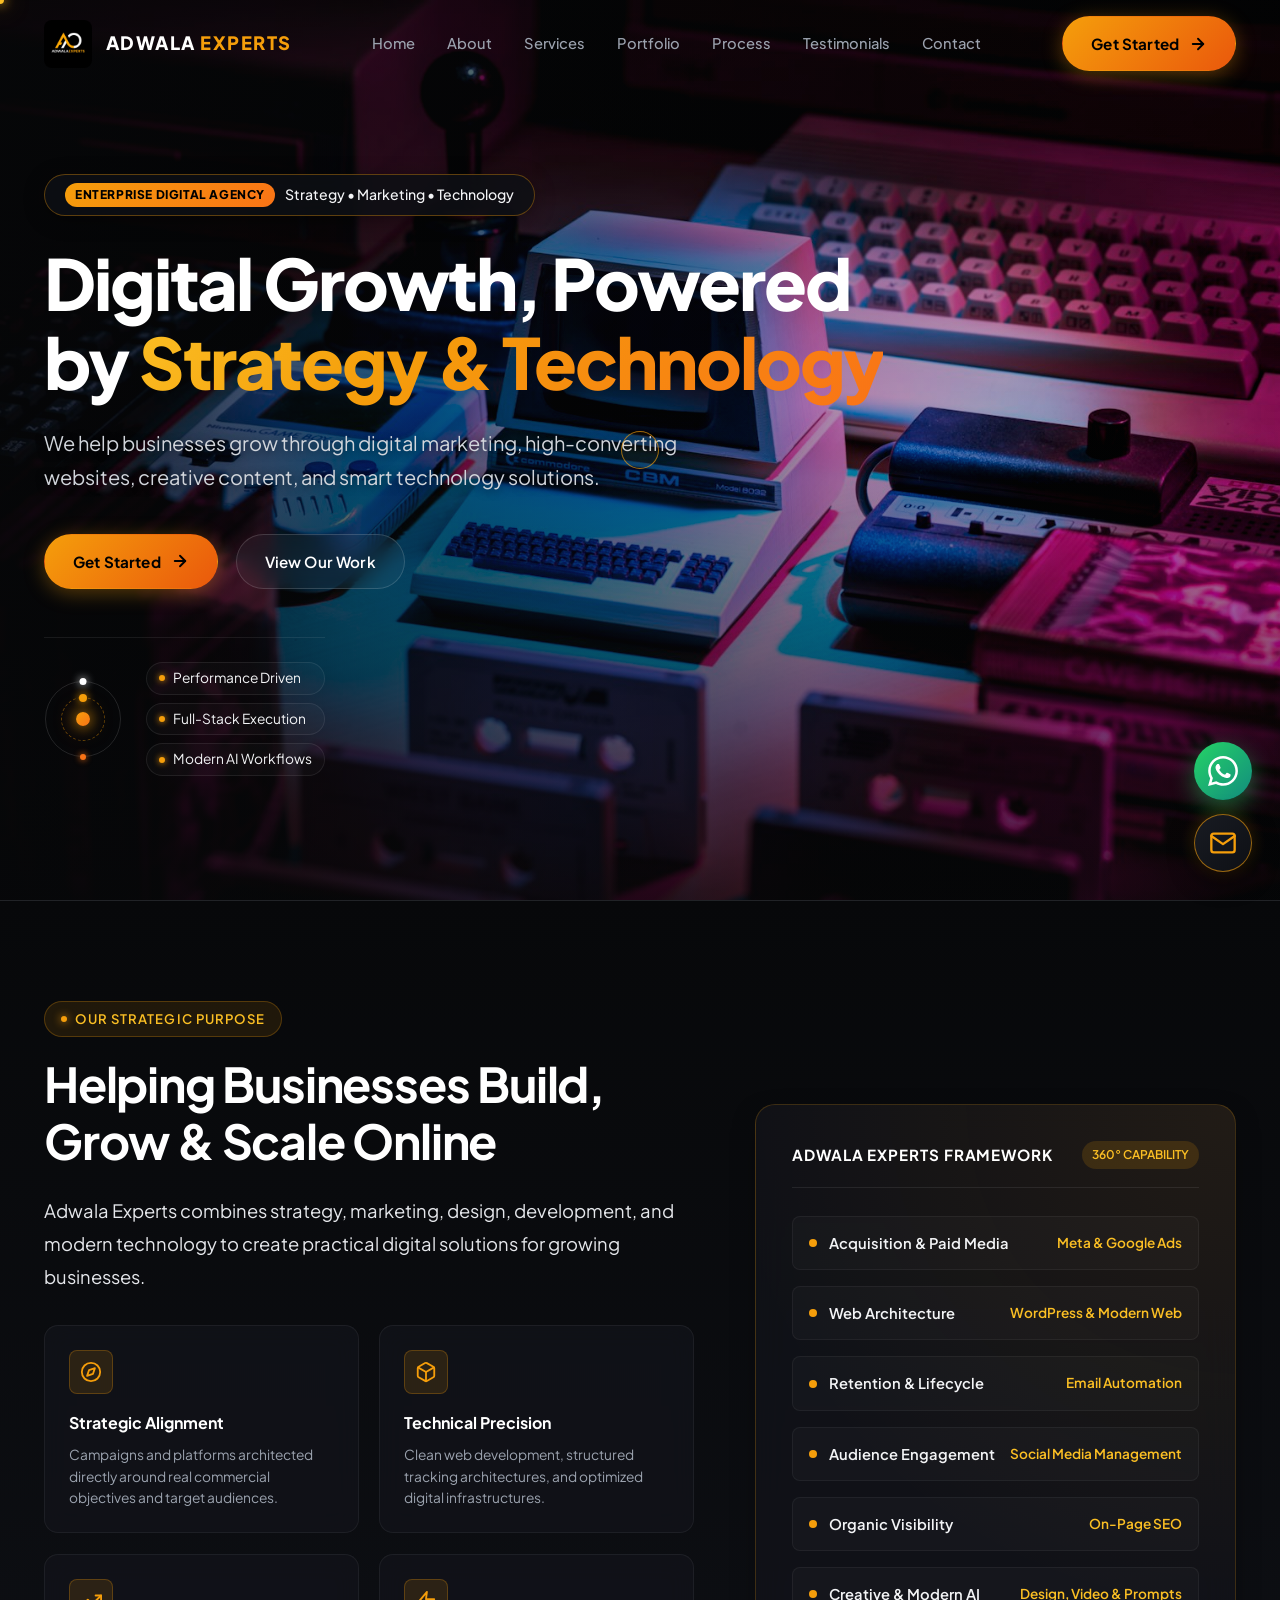
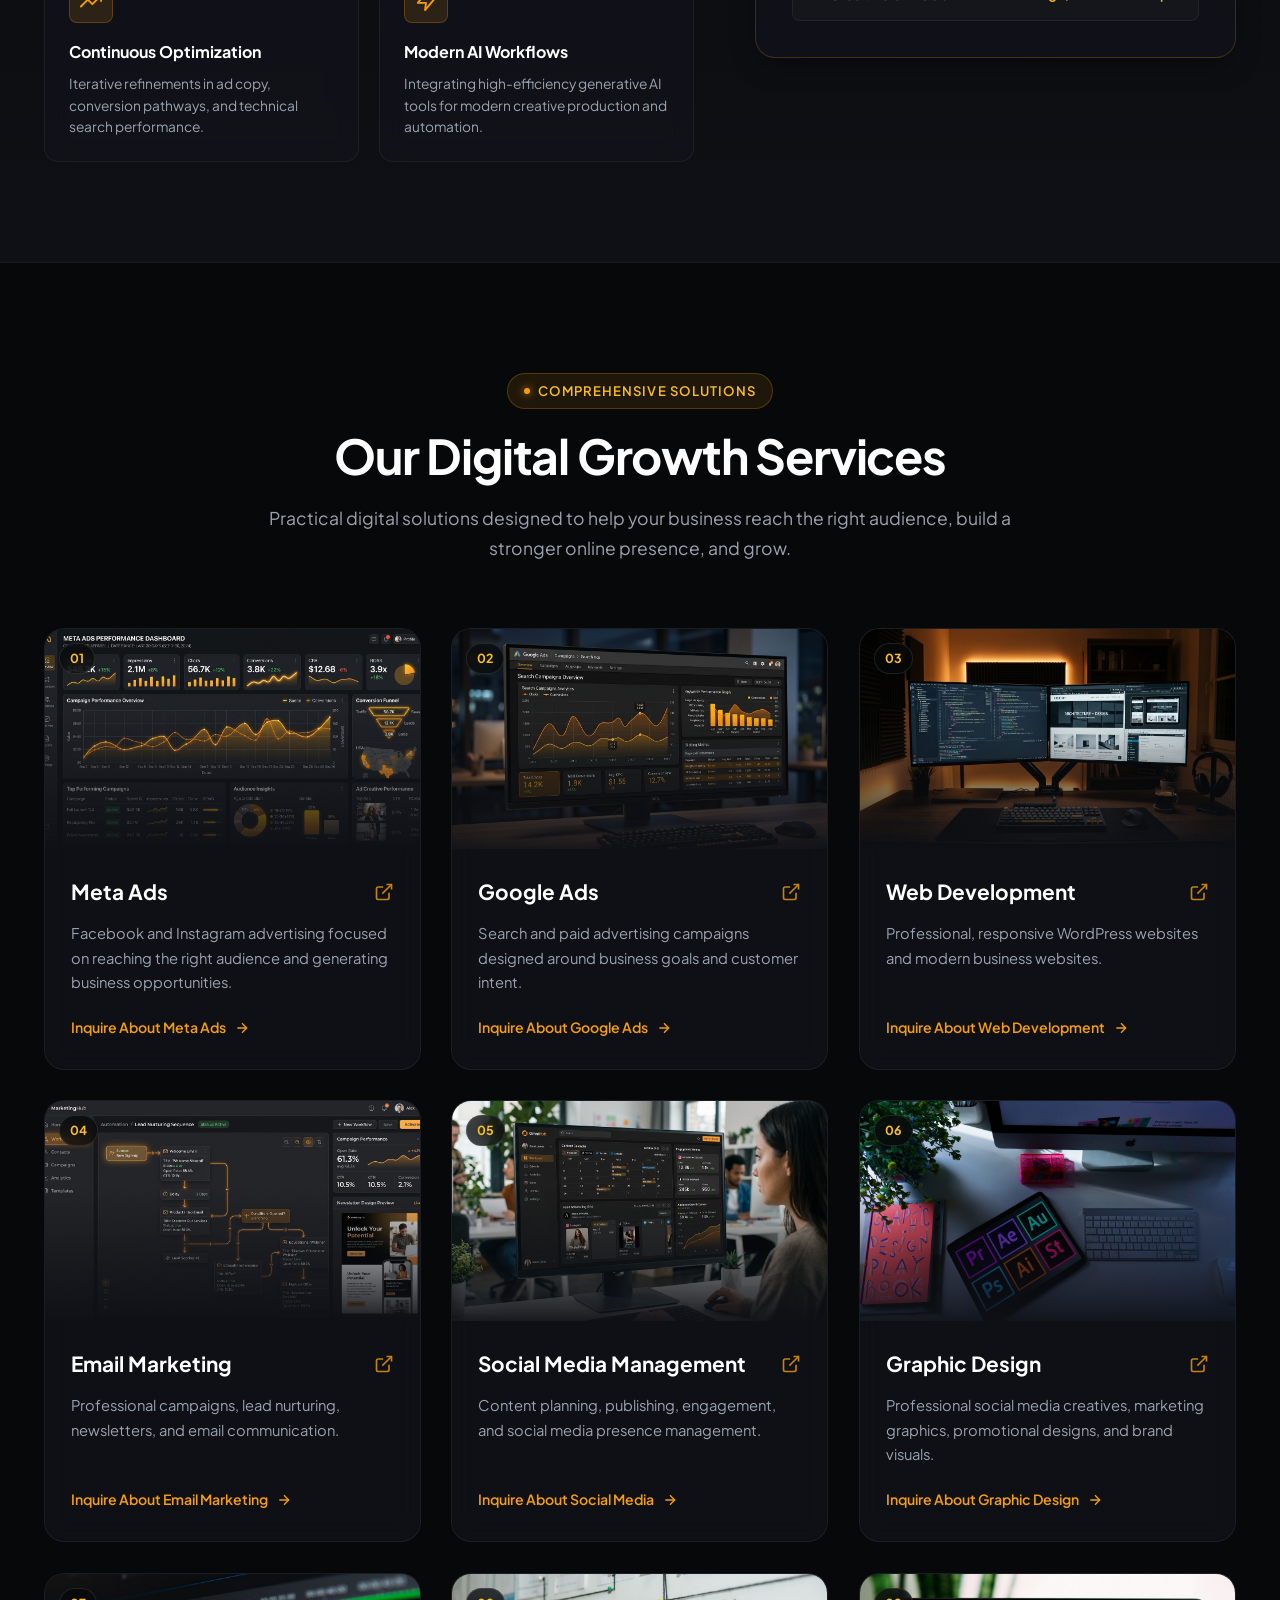
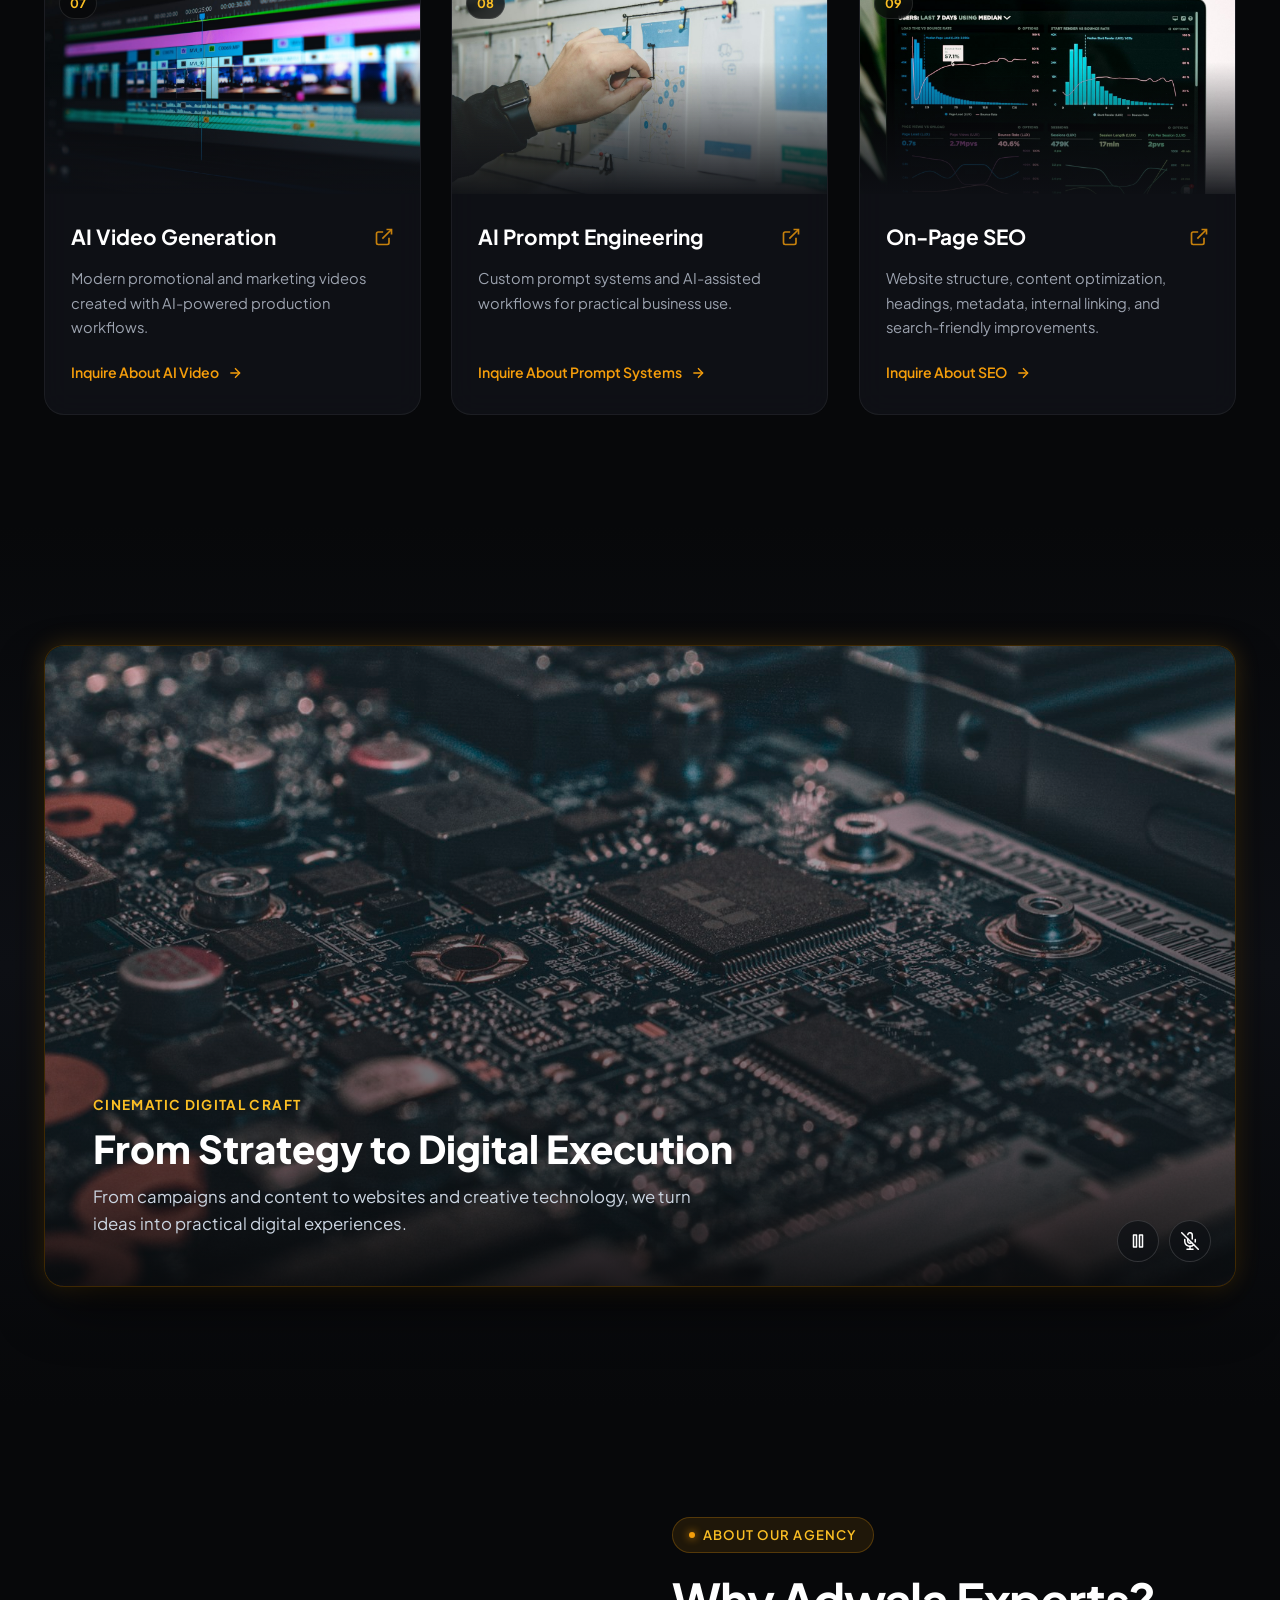
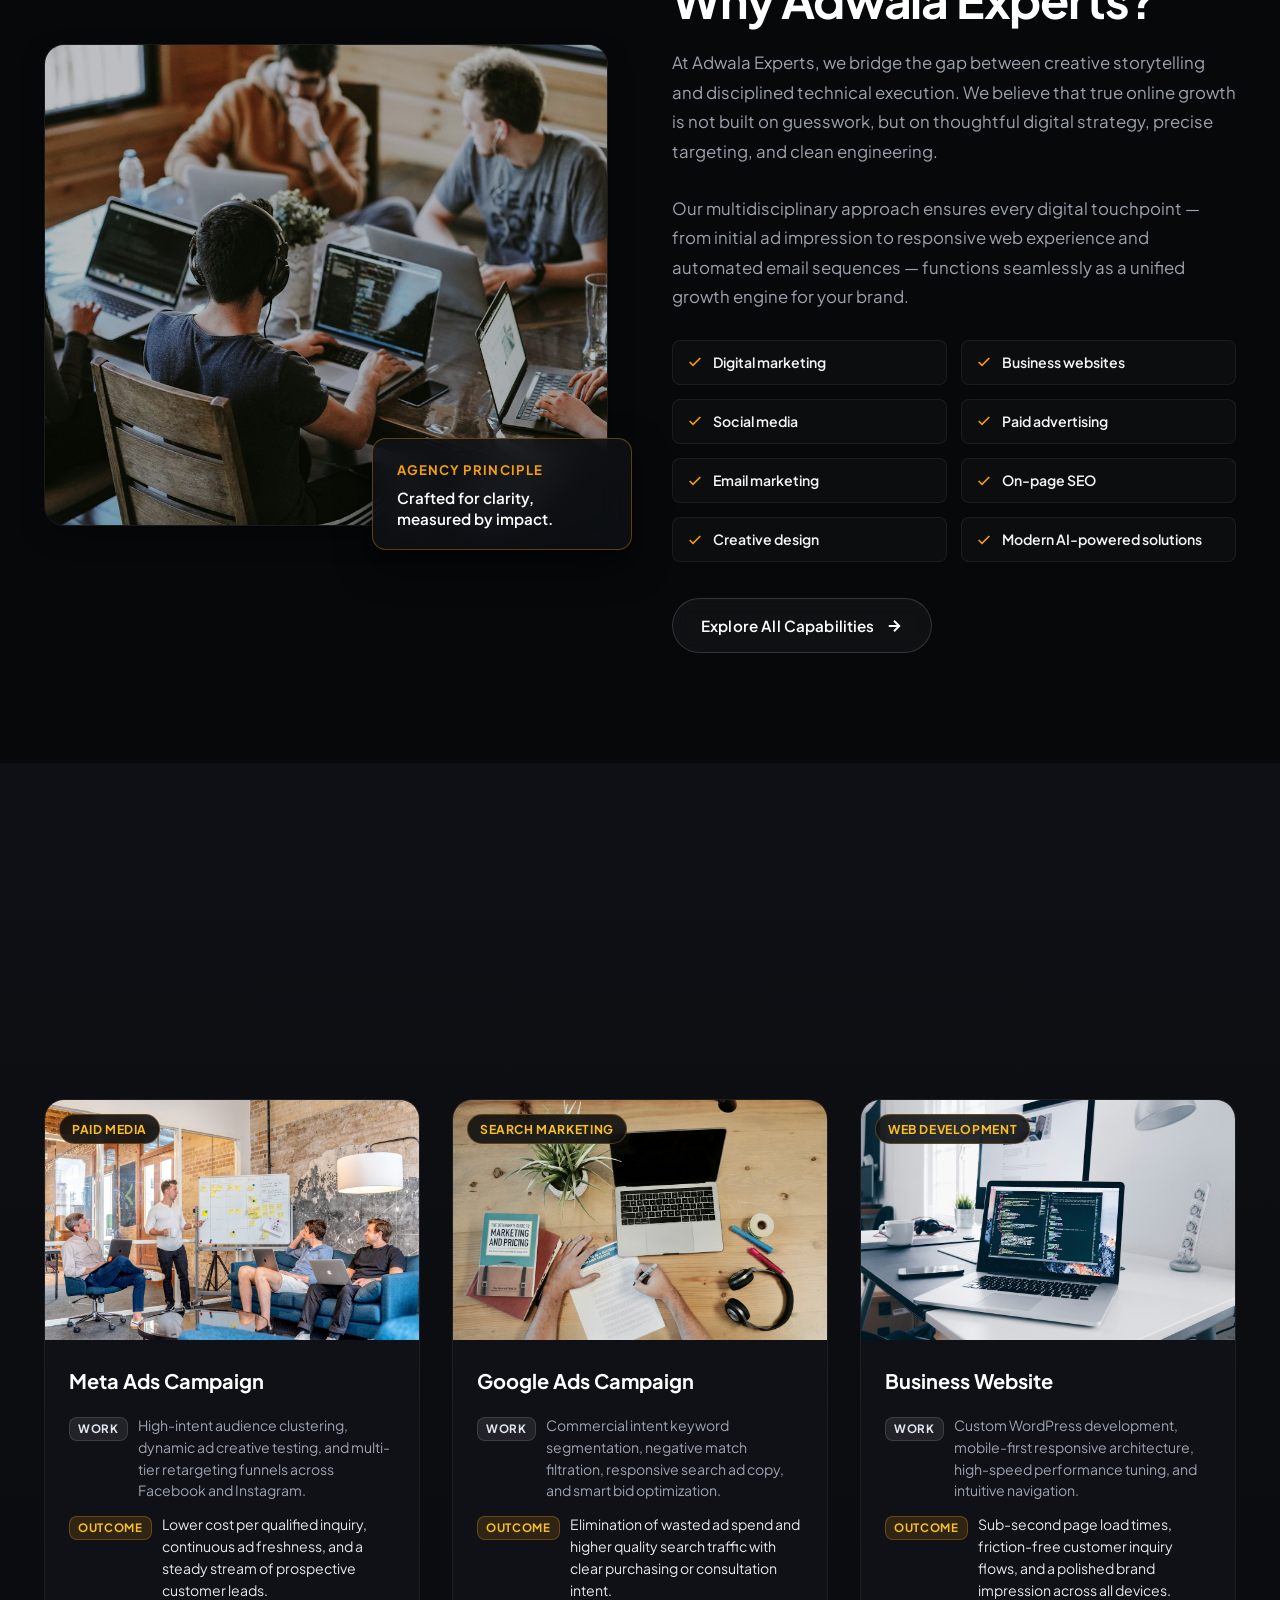
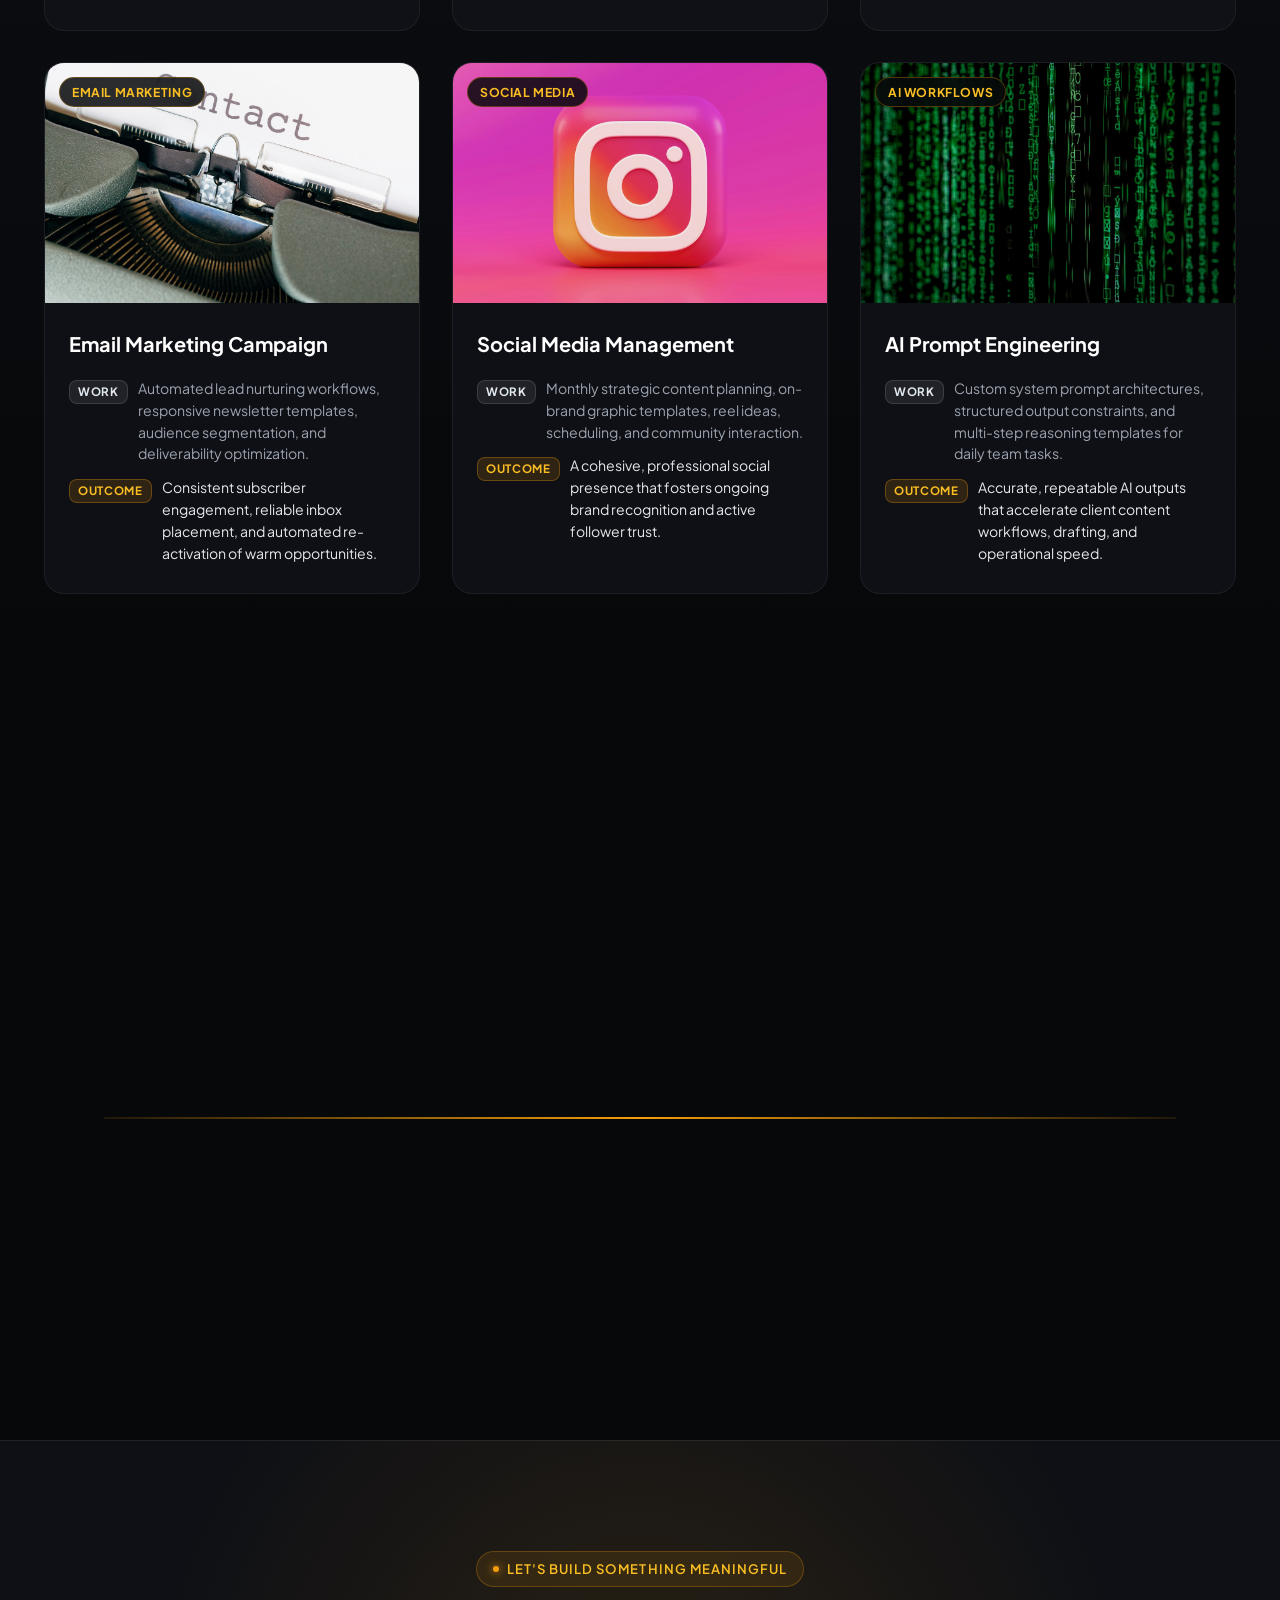
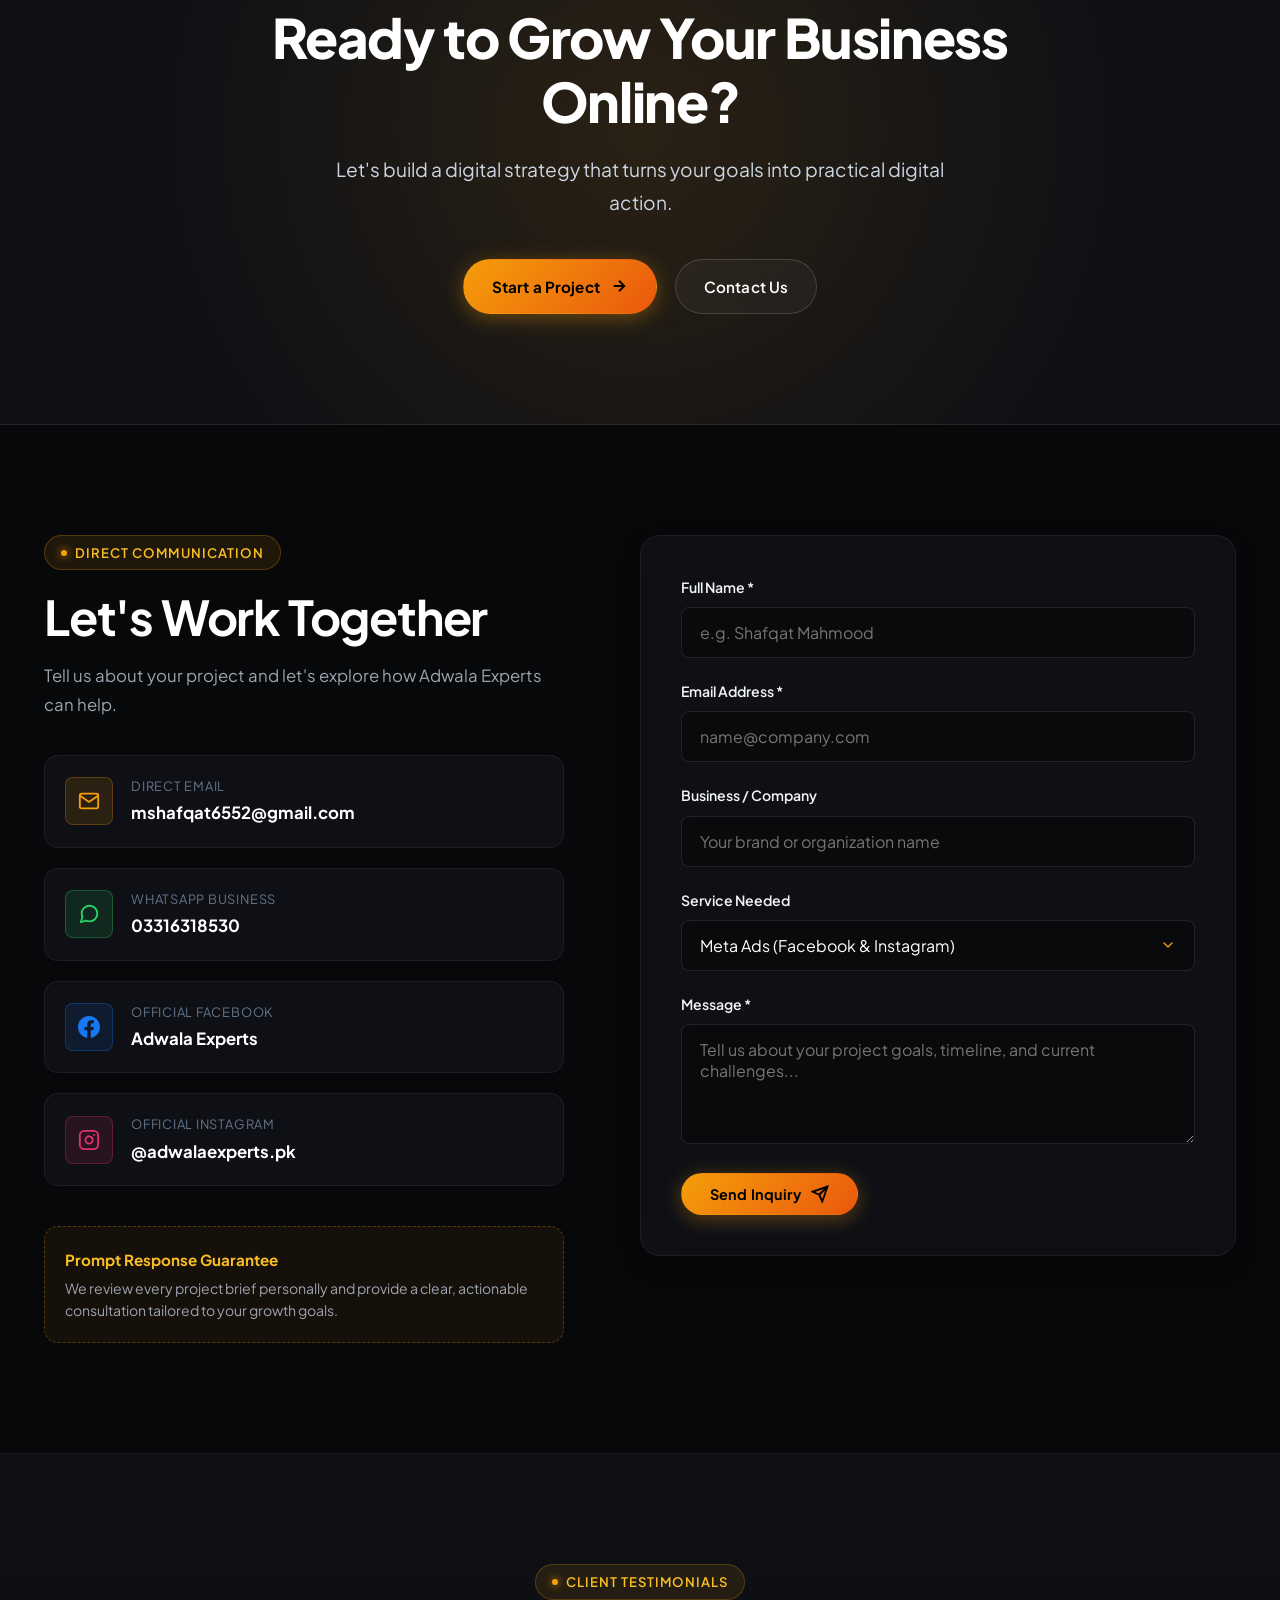
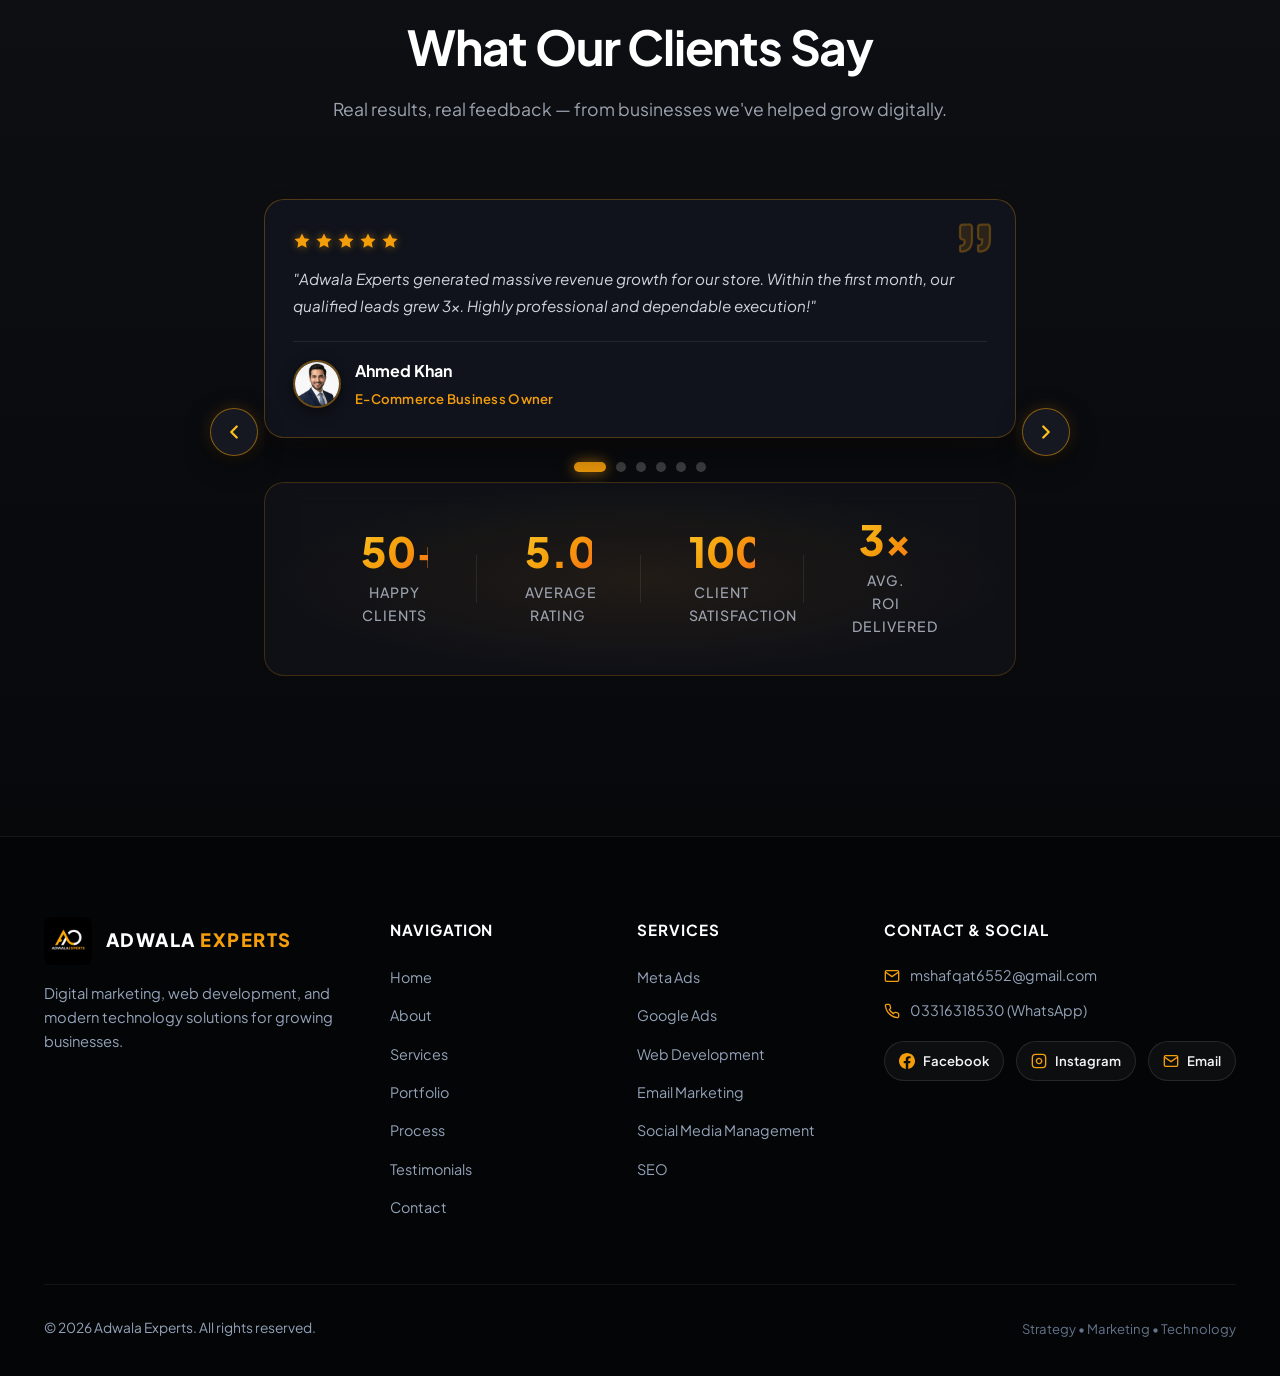
<file: index.html>
<!DOCTYPE html>
<html lang="en">
<head>
  <meta charset="UTF-8">
  <meta name="viewport" content="width=device-width, initial-scale=1.0">
  
  <!-- Primary Meta Tags -->
  <title>Adwala Experts | Digital Marketing & Web Development Agency</title>
  <meta name="title" content="Adwala Experts | Digital Marketing & Web Development Agency">
  <meta name="description" content="Adwala Experts provides digital marketing, Meta Ads, Google Ads, web development, email marketing, SEO, social media management, graphic design, and AI-powered digital solutions.">
  <meta name="keywords" content="Adwala Experts, digital marketing, Meta Ads, Google Ads, WordPress web development, email marketing, SEO optimization, social media management, AI video, graphic design">
  <meta name="author" content="Adwala Experts">
  <meta name="robots" content="index, follow">

  <!-- Open Graph / Facebook -->
  <meta property="og:type" content="website">
  <meta property="og:url" content="https://adwalaexperts.com/">
  <meta property="og:title" content="Adwala Experts | Digital Marketing & Web Development Agency">
  <meta property="og:description" content="Adwala Experts provides digital marketing, Meta Ads, Google Ads, web development, email marketing, SEO, social media management, graphic design, and AI-powered digital solutions.">
  <meta property="og:image" content="assets/images/adwala-logo.jpg">

  <!-- Twitter -->
  <meta property="twitter:card" content="summary_large_image">
  <meta property="twitter:title" content="Adwala Experts | Digital Marketing & Web Development Agency">
  <meta property="twitter:description" content="Adwala Experts provides digital marketing, Meta Ads, Google Ads, web development, email marketing, SEO, social media management, graphic design, and AI-powered digital solutions.">
  <meta property="twitter:image" content="assets/images/adwala-logo.jpg">

  <!-- Favicon -->
  <link rel="icon" type="image/jpeg" href="assets/images/adwala-logo.jpg">

  <!-- Google Fonts: Plus Jakarta Sans -->
  <link rel="preconnect" href="https://fonts.googleapis.com">
  <link rel="preconnect" href="https://fonts.gstatic.com" crossorigin>
  <link href="https://fonts.googleapis.com/css2?family=Plus+Jakarta+Sans:wght@400;500;600;700;800&display=swap" rel="stylesheet">

  <!-- Stylesheet -->
  <link rel="stylesheet" href="assets/css/style.css">
  <link rel="stylesheet" href="assets/css/pages.css">

  <!-- JSON-LD Structured Data for Local Agency & SEO -->
  <script type="application/ld+json">
  {
    "@context": "https://schema.org",
    "@type": "ProfessionalService",
    "name": "Adwala Experts",
    "image": "assets/images/adwala-logo.jpg",
    "description": "Adwala Experts provides digital marketing, Meta Ads, Google Ads, web development, email marketing, SEO, social media management, graphic design, and AI-powered digital solutions.",
    "email": "mshafqat6552@gmail.com",
    "telephone": "+923316318530",
    "url": "https://adwalaexperts.com",
    "sameAs": [
      "https://www.facebook.com/adwalaexpert.pk",
      "https://www.instagram.com/adwalaexperts.pk?stkn=MWIwbHNzZTRvdm1rdQ=="
    ],
    "priceRange": "$$",
    "openingHours": "Mo-Sa 09:00-18:00"
  }
  </script>
</head>
<body>
  </div>

  <!-- ==================================================
       1. STICKY NAVBAR
       ================================================== -->
  <header class="navbar" id="navbar">
    <div class="container navbar-inner">
      <a href="#home" class="brand-logo-link" aria-label="Adwala Experts Home">
        <img src="assets/images/adwala-logo.jpg" alt="Adwala Experts Official Logo" class="brand-logo-img">
        <span class="brand-logo-text">Adwala <span>Experts</span></span>
      </a>

      <nav aria-label="Main Navigation">
        <ul class="nav-menu">
          <li><a href="index.html" class="nav-link active">Home</a></li>
          <li><a href="about.html" class="nav-link">About</a></li>
          <li><a href="services.html" class="nav-link">Services</a></li>
          <li><a href="portfolio.html" class="nav-link">Portfolio</a></li>
          <li><a href="process.html" class="nav-link">Process</a></li>
          <li><a href="testimonials.html" class="nav-link">Testimonials</a></li>
          <li><a href="contact.html" class="nav-link">Contact</a></li>
          <li class="nav-menu-cta" style="display: none;">
            <a href="contact.html" class="btn btn-primary" style="width: 100%;">Get Started</a>
          </li>
        </ul>
      </nav>

      <div class="navbar-actions">
        <a href="contact.html" class="btn btn-primary" id="navGetStarted">
          <span>Get Started</span>
          <svg class="btn-icon" viewBox="0 0 24 24" fill="none" stroke="currentColor" stroke-width="2.5" stroke-linecap="round" stroke-linejoin="round">
            <line x1="5" y1="12" x2="19" y2="12"></line>
            <polyline points="12 5 19 12 12 19"></polyline>
          </svg>
        </a>
        <button class="nav-toggle" aria-label="Toggle navigation menu" aria-expanded="false">
          <svg width="24" height="24" viewBox="0 0 24 24" fill="none" stroke="currentColor" stroke-width="2" stroke-linecap="round" stroke-linejoin="round">
            <line x1="3" y1="12" x2="21" y2="12"></line>
            <line x1="3" y1="6" x2="21" y2="6"></line>
            <line x1="3" y1="18" x2="21" y2="18"></line>
          </svg>
        </button>
      </div>
    </div>
  </header>

  <main>
    <!-- ==================================================
         2. HERO SECTION
         ================================================== -->
    <section class="hero" id="home">
      <!-- Background Video Container -->
      <div class="hero-video-wrapper">
        <video 
          id="heroVideo" 
          class="hero-video-bg" 
          autoplay 
          muted 
          loop 
          playsinline 
          poster="assets/images/hero-poster.jpg" 
          preload="auto">
          <source src="assets/videos/hero-flow.mp4" type="video/mp4">
        </video>
        <div class="hero-overlay"></div>
      </div>

      <div class="container">
        <div class="hero-content">
          <div class="hero-badge">
            <span class="hero-badge-pill">Enterprise Digital Agency</span>
            <span>Strategy • Marketing • Technology</span>
          </div>

          <h1 class="hero-headline">
            Digital Growth, Powered by <span class="highlight-amber">Strategy & Technology</span>
          </h1>

          <p class="hero-subtext">
            We help businesses grow through digital marketing, high-converting websites, creative content, and smart technology solutions.
          </p>

          <div class="hero-actions">
            <a href="#contact" class="btn btn-primary">
              <span>Get Started</span>
              <svg class="btn-icon" viewBox="0 0 24 24" fill="none" stroke="currentColor" stroke-width="2.5" stroke-linecap="round" stroke-linejoin="round">
                <line x1="5" y1="12" x2="19" y2="12"></line>
                <polyline points="12 5 19 12 12 19"></polyline>
              </svg>
            </a>
            <a href="#portfolio" class="btn btn-secondary">
              <span>View Our Work</span>
            </a>
          </div>

          <div class="hero-orbit-wrapper">
            <div class="circular-orbit-system" aria-hidden="true">
              <div class="orbit-core"></div>
              <div class="orbit-ring-1">
                <span class="orbit-satellite-amber"></span>
              </div>
              <div class="orbit-ring-2">
                <span class="orbit-satellite-white"></span>
                <span class="orbit-satellite-gold"></span>
              </div>
            </div>
            <div class="orbit-status-items">
              <div class="orbit-status-tag">
                <span class="orbit-status-tag-dot"></span>
                <span>Performance Driven</span>
              </div>
              <div class="orbit-status-tag">
                <span class="orbit-status-tag-dot"></span>
                <span>Full-Stack Execution</span>
              </div>
              <div class="orbit-status-tag">
                <span class="orbit-status-tag-dot"></span>
                <span>Modern AI Workflows</span>
              </div>
            </div>
          </div>
        </div>
      </div>
    </section>

    <!-- ==================================================
         3. TRUST / INTRODUCTION SECTION
         ================================================== -->
    <section class="section trust-section" id="trust">
      <div class="container">
        <div class="trust-grid">
          <div class="trust-content">
            <div class="section-tag">
              <span class="section-tag-dot"></span>
              <span>Our Strategic Purpose</span>
            </div>
            <h2 class="section-title">Helping Businesses Build, Grow & Scale Online</h2>
            <p class="trust-lead">
              Adwala Experts combines strategy, marketing, design, development, and modern technology to create practical digital solutions for growing businesses.
            </p>

            <div class="trust-pillars">
              <div class="pillar-card">
                <div class="pillar-icon-box">
                  <svg width="22" height="22" viewBox="0 0 24 24" fill="none" stroke="currentColor" stroke-width="2" stroke-linecap="round" stroke-linejoin="round">
                    <circle cx="12" cy="12" r="10"></circle>
                    <polygon points="16.24 7.76 14.12 14.12 7.76 16.24 9.88 9.88 16.24 7.76"></polygon>
                  </svg>
                </div>
                <h3 class="pillar-title">Strategic Alignment</h3>
                <p class="pillar-desc">Campaigns and platforms architected directly around real commercial objectives and target audiences.</p>
              </div>

              <div class="pillar-card">
                <div class="pillar-icon-box">
                  <svg width="22" height="22" viewBox="0 0 24 24" fill="none" stroke="currentColor" stroke-width="2" stroke-linecap="round" stroke-linejoin="round">
                    <path d="M21 16V8a2 2 0 0 0-1-1.73l-7-4a2 2 0 0 0-2 0l-7 4A2 2 0 0 0 3 8v8a2 2 0 0 0 1 1.73l7 4a2 2 0 0 0 2 0l7-4A2 2 0 0 0 21 16z"></path>
                    <polyline points="3.27 6.96 12 12.01 20.73 6.96"></polyline>
                    <line x1="12" y1="22.08" x2="12" y2="12"></line>
                  </svg>
                </div>
                <h3 class="pillar-title">Technical Precision</h3>
                <p class="pillar-desc">Clean web development, structured tracking architectures, and optimized digital infrastructures.</p>
              </div>

              <div class="pillar-card">
                <div class="pillar-icon-box">
                  <svg width="22" height="22" viewBox="0 0 24 24" fill="none" stroke="currentColor" stroke-width="2" stroke-linecap="round" stroke-linejoin="round">
                    <polyline points="23 6 13.5 15.5 8.5 10.5 1 18"></polyline>
                    <polyline points="17 6 23 6 23 12"></polyline>
                  </svg>
                </div>
                <h3 class="pillar-title">Continuous Optimization</h3>
                <p class="pillar-desc">Iterative refinements in ad copy, conversion pathways, and technical search performance.</p>
              </div>

              <div class="pillar-card">
                <div class="pillar-icon-box">
                  <svg width="22" height="22" viewBox="0 0 24 24" fill="none" stroke="currentColor" stroke-width="2" stroke-linecap="round" stroke-linejoin="round">
                    <polygon points="13 2 3 14 12 14 11 22 21 10 12 10 13 2"></polygon>
                  </svg>
                </div>
                <h3 class="pillar-title">Modern AI Workflows</h3>
                <p class="pillar-desc">Integrating high-efficiency generative AI tools for modern creative production and automation.</p>
              </div>
            </div>
          </div>

          <!-- Strategic Capability Architecture Matrix -->
          <div class="trust-visual-col">
            <div class="trust-visual-card">
              <div class="matrix-header">
                <div class="matrix-brand">ADWALA EXPERTS FRAMEWORK</div>
                <div class="matrix-badge">360° CAPABILITY</div>
              </div>

              <div class="matrix-list">
                <div class="matrix-item">
                  <div class="matrix-item-left">
                    <span class="matrix-bullet"></span>
                    <span class="matrix-label">Acquisition & Paid Media</span>
                  </div>
                  <span class="matrix-val">Meta & Google Ads</span>
                </div>

                <div class="matrix-item">
                  <div class="matrix-item-left">
                    <span class="matrix-bullet"></span>
                    <span class="matrix-label">Web Architecture</span>
                  </div>
                  <span class="matrix-val">WordPress & Modern Web</span>
                </div>

                <div class="matrix-item">
                  <div class="matrix-item-left">
                    <span class="matrix-bullet"></span>
                    <span class="matrix-label">Retention & Lifecycle</span>
                  </div>
                  <span class="matrix-val">Email Automation</span>
                </div>

                <div class="matrix-item">
                  <div class="matrix-item-left">
                    <span class="matrix-bullet"></span>
                    <span class="matrix-label">Audience Engagement</span>
                  </div>
                  <span class="matrix-val">Social Media Management</span>
                </div>

                <div class="matrix-item">
                  <div class="matrix-item-left">
                    <span class="matrix-bullet"></span>
                    <span class="matrix-label">Organic Visibility</span>
                  </div>
                  <span class="matrix-val">On-Page SEO</span>
                </div>

                <div class="matrix-item">
                  <div class="matrix-item-left">
                    <span class="matrix-bullet"></span>
                    <span class="matrix-label">Creative & Modern AI</span>
                  </div>
                  <span class="matrix-val">Design, Video & Prompts</span>
                </div>
              </div>
            </div>
          </div>
        </div>
      </div>
    </section>

    <!-- ==================================================
         4. SERVICES SECTION
         ================================================== -->
    <section class="section services-section" id="services">
      <div class="container">
        <div class="section-header">
          <div class="section-tag">
            <span class="section-tag-dot"></span>
            <span>Comprehensive Solutions</span>
          </div>
          <h2 class="section-title">Our Digital Growth Services</h2>
          <p class="section-subtitle">
            Practical digital solutions designed to help your business reach the right audience, build a stronger online presence, and grow.
          </p>
        </div>

        <div class="services-grid">
          <!-- 1. Meta Ads -->
          <article class="service-card">
            <div class="service-img-wrapper">
              <span class="service-number">01</span>
              <img src="assets/images/service-meta-ads.jpg" alt="Meta Ads Performance Dashboard & Campaign Management" class="service-img" loading="lazy">
              <div class="service-img-overlay"></div>
            </div>
            <div class="service-body">
              <h3 class="service-title">
                Meta Ads
                <svg class="service-title-icon" viewBox="0 0 24 24" fill="none" stroke="currentColor" stroke-width="2">
                  <path d="M18 13v6a2 2 0 0 1-2 2H5a2 2 0 0 1-2-2V8a2 2 0 0 1 2-2h6"></path>
                  <polyline points="15 3 21 3 21 9"></polyline>
                  <line x1="10" y1="14" x2="21" y2="3"></line>
                </svg>
              </h3>
              <p class="service-desc">
                Facebook and Instagram advertising focused on reaching the right audience and generating business opportunities.
              </p>
              <a href="#contact" class="service-action-link">
                <span>Inquire About Meta Ads</span>
                <svg width="16" height="16" viewBox="0 0 24 24" fill="none" stroke="currentColor" stroke-width="2"><line x1="5" y1="12" x2="19" y2="12"></line><polyline points="12 5 19 12 12 19"></polyline></svg>
              </a>
            </div>
          </article>

          <!-- 2. Google Ads -->
          <article class="service-card">
            <div class="service-img-wrapper">
              <span class="service-number">02</span>
              <img src="assets/images/service-google-ads.jpg" alt="Google Ads Search Campaigns and Analytics Interface" class="service-img" loading="lazy">
              <div class="service-img-overlay"></div>
            </div>
            <div class="service-body">
              <h3 class="service-title">
                Google Ads
                <svg class="service-title-icon" viewBox="0 0 24 24" fill="none" stroke="currentColor" stroke-width="2">
                  <path d="M18 13v6a2 2 0 0 1-2 2H5a2 2 0 0 1-2-2V8a2 2 0 0 1 2-2h6"></path>
                  <polyline points="15 3 21 3 21 9"></polyline>
                  <line x1="10" y1="14" x2="21" y2="3"></line>
                </svg>
              </h3>
              <p class="service-desc">
                Search and paid advertising campaigns designed around business goals and customer intent.
              </p>
              <a href="#contact" class="service-action-link">
                <span>Inquire About Google Ads</span>
                <svg width="16" height="16" viewBox="0 0 24 24" fill="none" stroke="currentColor" stroke-width="2"><line x1="5" y1="12" x2="19" y2="12"></line><polyline points="12 5 19 12 12 19"></polyline></svg>
              </a>
            </div>
          </article>

          <!-- 3. Web Development -->
          <article class="service-card">
            <div class="service-img-wrapper">
              <span class="service-number">03</span>
              <img src="assets/images/service-web-dev.jpg" alt="Modern Responsive Web Development & WordPress Engineering" class="service-img" loading="lazy">
              <div class="service-img-overlay"></div>
            </div>
            <div class="service-body">
              <h3 class="service-title">
                Web Development
                <svg class="service-title-icon" viewBox="0 0 24 24" fill="none" stroke="currentColor" stroke-width="2">
                  <path d="M18 13v6a2 2 0 0 1-2 2H5a2 2 0 0 1-2-2V8a2 2 0 0 1 2-2h6"></path>
                  <polyline points="15 3 21 3 21 9"></polyline>
                  <line x1="10" y1="14" x2="21" y2="3"></line>
                </svg>
              </h3>
              <p class="service-desc">
                Professional, responsive WordPress websites and modern business websites.
              </p>
              <a href="#contact" class="service-action-link">
                <span>Inquire About Web Development</span>
                <svg width="16" height="16" viewBox="0 0 24 24" fill="none" stroke="currentColor" stroke-width="2"><line x1="5" y1="12" x2="19" y2="12"></line><polyline points="12 5 19 12 12 19"></polyline></svg>
              </a>
            </div>
          </article>

          <!-- 4. Email Marketing -->
          <article class="service-card">
            <div class="service-img-wrapper">
              <span class="service-number">04</span>
              <img src="assets/images/service-email-marketing.jpg" alt="Email Marketing Automation & Newsletter Sequences" class="service-img" loading="lazy">
              <div class="service-img-overlay"></div>
            </div>
            <div class="service-body">
              <h3 class="service-title">
                Email Marketing
                <svg class="service-title-icon" viewBox="0 0 24 24" fill="none" stroke="currentColor" stroke-width="2">
                  <path d="M18 13v6a2 2 0 0 1-2 2H5a2 2 0 0 1-2-2V8a2 2 0 0 1 2-2h6"></path>
                  <polyline points="15 3 21 3 21 9"></polyline>
                  <line x1="10" y1="14" x2="21" y2="3"></line>
                </svg>
              </h3>
              <p class="service-desc">
                Professional campaigns, lead nurturing, newsletters, and email communication.
              </p>
              <a href="#contact" class="service-action-link">
                <span>Inquire About Email Marketing</span>
                <svg width="16" height="16" viewBox="0 0 24 24" fill="none" stroke="currentColor" stroke-width="2"><line x1="5" y1="12" x2="19" y2="12"></line><polyline points="12 5 19 12 12 19"></polyline></svg>
              </a>
            </div>
          </article>

          <!-- 5. Social Media Management -->
          <article class="service-card">
            <div class="service-img-wrapper">
              <span class="service-number">05</span>
              <img src="assets/images/service-social-media.jpg" alt="Social Media Scheduling & Community Engagement Grid" class="service-img" loading="lazy">
              <div class="service-img-overlay"></div>
            </div>
            <div class="service-body">
              <h3 class="service-title">
                Social Media Management
                <svg class="service-title-icon" viewBox="0 0 24 24" fill="none" stroke="currentColor" stroke-width="2">
                  <path d="M18 13v6a2 2 0 0 1-2 2H5a2 2 0 0 1-2-2V8a2 2 0 0 1 2-2h6"></path>
                  <polyline points="15 3 21 3 21 9"></polyline>
                  <line x1="10" y1="14" x2="21" y2="3"></line>
                </svg>
              </h3>
              <p class="service-desc">
                Content planning, publishing, engagement, and social media presence management.
              </p>
              <a href="#contact" class="service-action-link">
                <span>Inquire About Social Media</span>
                <svg width="16" height="16" viewBox="0 0 24 24" fill="none" stroke="currentColor" stroke-width="2"><line x1="5" y1="12" x2="19" y2="12"></line><polyline points="12 5 19 12 12 19"></polyline></svg>
              </a>
            </div>
          </article>

          <!-- 6. Graphic Design -->
          <article class="service-card">
            <div class="service-img-wrapper">
              <span class="service-number">06</span>
              <img src="assets/images/service-graphic-design.jpg" alt="Graphic Design Studio and Visual Brand Creative Suite" class="service-img" loading="lazy">
              <div class="service-img-overlay"></div>
            </div>
            <div class="service-body">
              <h3 class="service-title">
                Graphic Design
                <svg class="service-title-icon" viewBox="0 0 24 24" fill="none" stroke="currentColor" stroke-width="2">
                  <path d="M18 13v6a2 2 0 0 1-2 2H5a2 2 0 0 1-2-2V8a2 2 0 0 1 2-2h6"></path>
                  <polyline points="15 3 21 3 21 9"></polyline>
                  <line x1="10" y1="14" x2="21" y2="3"></line>
                </svg>
              </h3>
              <p class="service-desc">
                Professional social media creatives, marketing graphics, promotional designs, and brand visuals.
              </p>
              <a href="#contact" class="service-action-link">
                <span>Inquire About Graphic Design</span>
                <svg width="16" height="16" viewBox="0 0 24 24" fill="none" stroke="currentColor" stroke-width="2"><line x1="5" y1="12" x2="19" y2="12"></line><polyline points="12 5 19 12 12 19"></polyline></svg>
              </a>
            </div>
          </article>

          <!-- 7. AI Video Generation -->
          <article class="service-card">
            <div class="service-img-wrapper">
              <span class="service-number">07</span>
              <img src="assets/images/service-ai-video.jpg" alt="AI Video Generation Studio Timeline and Production Interface" class="service-img" loading="lazy">
              <div class="service-img-overlay"></div>
            </div>
            <div class="service-body">
              <h3 class="service-title">
                AI Video Generation
                <svg class="service-title-icon" viewBox="0 0 24 24" fill="none" stroke="currentColor" stroke-width="2">
                  <path d="M18 13v6a2 2 0 0 1-2 2H5a2 2 0 0 1-2-2V8a2 2 0 0 1 2-2h6"></path>
                  <polyline points="15 3 21 3 21 9"></polyline>
                  <line x1="10" y1="14" x2="21" y2="3"></line>
                </svg>
              </h3>
              <p class="service-desc">
                Modern promotional and marketing videos created with AI-powered production workflows.
              </p>
              <a href="#contact" class="service-action-link">
                <span>Inquire About AI Video</span>
                <svg width="16" height="16" viewBox="0 0 24 24" fill="none" stroke="currentColor" stroke-width="2"><line x1="5" y1="12" x2="19" y2="12"></line><polyline points="12 5 19 12 12 19"></polyline></svg>
              </a>
            </div>
          </article>

          <!-- 8. AI Prompt Engineering -->
          <article class="service-card">
            <div class="service-img-wrapper">
              <span class="service-number">08</span>
              <img src="assets/images/service-prompt-eng.jpg" alt="Custom AI Prompt Systems and Neural Workflow Canvas" class="service-img" loading="lazy">
              <div class="service-img-overlay"></div>
            </div>
            <div class="service-body">
              <h3 class="service-title">
                AI Prompt Engineering
                <svg class="service-title-icon" viewBox="0 0 24 24" fill="none" stroke="currentColor" stroke-width="2">
                  <path d="M18 13v6a2 2 0 0 1-2 2H5a2 2 0 0 1-2-2V8a2 2 0 0 1 2-2h6"></path>
                  <polyline points="15 3 21 3 21 9"></polyline>
                  <line x1="10" y1="14" x2="21" y2="3"></line>
                </svg>
              </h3>
              <p class="service-desc">
                Custom prompt systems and AI-assisted workflows for practical business use.
              </p>
              <a href="#contact" class="service-action-link">
                <span>Inquire About Prompt Systems</span>
                <svg width="16" height="16" viewBox="0 0 24 24" fill="none" stroke="currentColor" stroke-width="2"><line x1="5" y1="12" x2="19" y2="12"></line><polyline points="12 5 19 12 12 19"></polyline></svg>
              </a>
            </div>
          </article>

          <!-- 9. On-Page SEO -->
          <article class="service-card">
            <div class="service-img-wrapper">
              <span class="service-number">09</span>
              <img src="assets/images/service-seo.jpg" alt="On-Page SEO Structure, Keywords and Search Performance Dashboard" class="service-img" loading="lazy">
              <div class="service-img-overlay"></div>
            </div>
            <div class="service-body">
              <h3 class="service-title">
                On-Page SEO
                <svg class="service-title-icon" viewBox="0 0 24 24" fill="none" stroke="currentColor" stroke-width="2">
                  <path d="M18 13v6a2 2 0 0 1-2 2H5a2 2 0 0 1-2-2V8a2 2 0 0 1 2-2h6"></path>
                  <polyline points="15 3 21 3 21 9"></polyline>
                  <line x1="10" y1="14" x2="21" y2="3"></line>
                </svg>
              </h3>
              <p class="service-desc">
                Website structure, content optimization, headings, metadata, internal linking, and search-friendly improvements.
              </p>
              <a href="#contact" class="service-action-link">
                <span>Inquire About SEO</span>
                <svg width="16" height="16" viewBox="0 0 24 24" fill="none" stroke="currentColor" stroke-width="2"><line x1="5" y1="12" x2="19" y2="12"></line><polyline points="12 5 19 12 12 19"></polyline></svg>
              </a>
            </div>
          </article>
        </div>
      </div>
    </section>

    <!-- ==================================================
         5. SECOND VIDEO SECTION (CINEMATIC)
         ================================================== -->
    <section class="cinematic-section" id="cinematic-showcase">
      <div class="container">
        <div class="cinematic-container">
          <div class="cinematic-video-frame">
            <video 
              id="strategyVideo" 
              class="cinematic-video" 
              autoplay 
              muted 
              loop 
              playsinline 
              poster="assets/images/strategy-poster.jpg" 
              preload="auto">
              <source src="assets/videos/strategy-flow.mp4" type="video/mp4">
            </video>
            
            <div class="cinematic-overlay">
              <span class="cinematic-tagline">Cinematic Digital Craft</span>
              <h2 class="cinematic-title">From Strategy to Digital Execution</h2>
              <p style="color: #cbd5e1; max-width: 620px; font-size: 1.05rem; margin-top: 10px;">
                From campaigns and content to websites and creative technology, we turn ideas into practical digital experiences.
              </p>
            </div>

            <!-- Controls overlay -->
            <div class="cinematic-controls">
              <button class="video-control-btn" id="cinematicPlayBtn" aria-label="Toggle Play / Pause" title="Pause">
                <svg width="18" height="18" viewBox="0 0 24 24" fill="none" stroke="currentColor" stroke-width="2" stroke-linecap="round" stroke-linejoin="round">
                  <rect x="6" y="4" width="4" height="16"></rect>
                  <rect x="14" y="4" width="4" height="16"></rect>
                </svg>
              </button>
              <button class="video-control-btn" id="cinematicMuteBtn" aria-label="Toggle Sound" title="Unmute">
                <svg width="18" height="18" viewBox="0 0 24 24" fill="none" stroke="currentColor" stroke-width="2" stroke-linecap="round" stroke-linejoin="round">
                  <line x1="1" y1="1" x2="23" y2="23"></line>
                  <path d="M9 9v3a3 3 0 0 0 5.12 2.12M15 9.34V4a3 3 0 0 0-5.94-.6"></path>
                  <path d="M17 16.95A7 7 0 0 1 5 12v-2m14 0v2a7 7 0 0 1-.11 1.23"></path>
                  <line x1="12" y1="19" x2="12" y2="23"></line>
                  <line x1="8" y1="23" x2="16" y2="23"></line>
                </svg>
              </button>
            </div>
          </div>
        </div>
      </div>
    </section>

    <!-- ==================================================
         6. ABOUT SECTION
         ================================================== -->
    <section class="section about-section" id="about">
      <div class="container">
        <div class="about-grid">
          <div class="about-image-column">
            <div class="about-image-card">
              <img src="assets/images/about-agency.jpg" alt="Adwala Experts Strategy & Technology Studio" class="about-image" loading="lazy">
            </div>
            <div class="about-floating-card">
              <div class="about-floating-title">Agency Principle</div>
              <div class="about-floating-desc">Crafted for clarity, measured by impact.</div>
            </div>
          </div>

          <div class="about-text-column">
            <div class="section-tag">
              <span class="section-tag-dot"></span>
              <span>About Our Agency</span>
            </div>
            <h2 class="section-title">Why Adwala Experts?</h2>
            
            <p class="about-body-text">
              At Adwala Experts, we bridge the gap between creative storytelling and disciplined technical execution. We believe that true online growth is not built on guesswork, but on thoughtful digital strategy, precise targeting, and clean engineering.
            </p>
            <p class="about-body-text">
              Our multidisciplinary approach ensures every digital touchpoint — from initial ad impression to responsive web experience and automated email sequences — functions seamlessly as a unified growth engine for your brand.
            </p>

            <div class="about-capabilities-grid">
              <div class="capability-pill">
                <svg viewBox="0 0 24 24" fill="none" stroke="currentColor" stroke-width="2.5"><polyline points="20 6 9 17 4 12"></polyline></svg>
                <span>Digital marketing</span>
              </div>
              <div class="capability-pill">
                <svg viewBox="0 0 24 24" fill="none" stroke="currentColor" stroke-width="2.5"><polyline points="20 6 9 17 4 12"></polyline></svg>
                <span>Business websites</span>
              </div>
              <div class="capability-pill">
                <svg viewBox="0 0 24 24" fill="none" stroke="currentColor" stroke-width="2.5"><polyline points="20 6 9 17 4 12"></polyline></svg>
                <span>Social media</span>
              </div>
              <div class="capability-pill">
                <svg viewBox="0 0 24 24" fill="none" stroke="currentColor" stroke-width="2.5"><polyline points="20 6 9 17 4 12"></polyline></svg>
                <span>Paid advertising</span>
              </div>
              <div class="capability-pill">
                <svg viewBox="0 0 24 24" fill="none" stroke="currentColor" stroke-width="2.5"><polyline points="20 6 9 17 4 12"></polyline></svg>
                <span>Email marketing</span>
              </div>
              <div class="capability-pill">
                <svg viewBox="0 0 24 24" fill="none" stroke="currentColor" stroke-width="2.5"><polyline points="20 6 9 17 4 12"></polyline></svg>
                <span>On-page SEO</span>
              </div>
              <div class="capability-pill">
                <svg viewBox="0 0 24 24" fill="none" stroke="currentColor" stroke-width="2.5"><polyline points="20 6 9 17 4 12"></polyline></svg>
                <span>Creative design</span>
              </div>
              <div class="capability-pill">
                <svg viewBox="0 0 24 24" fill="none" stroke="currentColor" stroke-width="2.5"><polyline points="20 6 9 17 4 12"></polyline></svg>
                <span>Modern AI-powered solutions</span>
              </div>
            </div>

            <a href="#services" class="btn btn-secondary">
              <span>Explore All Capabilities</span>
              <svg class="btn-icon" viewBox="0 0 24 24" fill="none" stroke="currentColor" stroke-width="2.5"><line x1="5" y1="12" x2="19" y2="12"></line><polyline points="12 5 19 12 12 19"></polyline></svg>
            </a>
          </div>
        </div>
      </div>
    </section>

    <!-- ==================================================
         7. PORTFOLIO SECTION
         ================================================== -->
    <section class="section portfolio-section" id="portfolio">
      <div class="container">
        <div class="section-header">
          <div class="section-tag">
            <span class="section-tag-dot"></span>
            <span>Proven Solutions</span>
          </div>
          <h2 class="section-title">Selected Work</h2>
          <p class="section-subtitle">
            Creative digital solutions built around real business needs.
          </p>
        </div>

        <div class="portfolio-grid">
          <!-- 1. Meta Ads Campaign -->
          <article class="portfolio-card">
            <div class="portfolio-thumbnail-wrap">
              <span class="portfolio-badge">Paid Media</span>
              <img src="assets/images/portfolio-meta-ads.jpg" alt="Meta Ads Campaign Strategy & Execution" class="portfolio-thumbnail" loading="lazy">
            </div>
            <div class="portfolio-body">
              <h3 class="portfolio-title">Meta Ads Campaign</h3>
              <div class="portfolio-flow">
                <div class="flow-step">
                  <span class="flow-tag">Work</span>
                  <span class="flow-text">High-intent audience clustering, dynamic ad creative testing, and multi-tier retargeting funnels across Facebook and Instagram.</span>
                </div>
                <div class="flow-step">
                  <span class="flow-tag">Outcome</span>
                  <span class="flow-text">Lower cost per qualified inquiry, continuous ad freshness, and a steady stream of prospective customer leads.</span>
                </div>
              </div>
            </div>
          </article>

          <!-- 2. Google Ads Campaign -->
          <article class="portfolio-card">
            <div class="portfolio-thumbnail-wrap">
              <span class="portfolio-badge">Search Marketing</span>
              <img src="assets/images/portfolio-google-ads.jpg" alt="Google Ads High Intent Search Strategy" class="portfolio-thumbnail" loading="lazy">
            </div>
            <div class="portfolio-body">
              <h3 class="portfolio-title">Google Ads Campaign</h3>
              <div class="portfolio-flow">
                <div class="flow-step">
                  <span class="flow-tag">Work</span>
                  <span class="flow-text">Commercial intent keyword segmentation, negative match filtration, responsive search ad copy, and smart bid optimization.</span>
                </div>
                <div class="flow-step">
                  <span class="flow-tag">Outcome</span>
                  <span class="flow-text">Elimination of wasted ad spend and higher quality search traffic with clear purchasing or consultation intent.</span>
                </div>
              </div>
            </div>
          </article>

          <!-- 3. Business Website -->
          <article class="portfolio-card">
            <div class="portfolio-thumbnail-wrap">
              <span class="portfolio-badge">Web Development</span>
              <img src="assets/images/portfolio-web-dev.jpg" alt="Modern Responsive Business Website Architecture" class="portfolio-thumbnail" loading="lazy">
            </div>
            <div class="portfolio-body">
              <h3 class="portfolio-title">Business Website</h3>
              <div class="portfolio-flow">
                <div class="flow-step">
                  <span class="flow-tag">Work</span>
                  <span class="flow-text">Custom WordPress development, mobile-first responsive architecture, high-speed performance tuning, and intuitive navigation.</span>
                </div>
                <div class="flow-step">
                  <span class="flow-tag">Outcome</span>
                  <span class="flow-text">Sub-second page load times, friction-free customer inquiry flows, and a polished brand impression across all devices.</span>
                </div>
              </div>
            </div>
          </article>

          <!-- 4. Email Marketing Campaign -->
          <article class="portfolio-card">
            <div class="portfolio-thumbnail-wrap">
              <span class="portfolio-badge">Email Marketing</span>
              <img src="assets/images/portfolio-email.jpg" alt="Automated Email Lifecycle Sequences" class="portfolio-thumbnail" loading="lazy">
            </div>
            <div class="portfolio-body">
              <h3 class="portfolio-title">Email Marketing Campaign</h3>
              <div class="portfolio-flow">
                <div class="flow-step">
                  <span class="flow-tag">Work</span>
                  <span class="flow-text">Automated lead nurturing workflows, responsive newsletter templates, audience segmentation, and deliverability optimization.</span>
                </div>
                <div class="flow-step">
                  <span class="flow-tag">Outcome</span>
                  <span class="flow-text">Consistent subscriber engagement, reliable inbox placement, and automated re-activation of warm opportunities.</span>
                </div>
              </div>
            </div>
          </article>

          <!-- 5. Social Media Management -->
          <article class="portfolio-card">
            <div class="portfolio-thumbnail-wrap">
              <span class="portfolio-badge">Social Media</span>
              <img src="assets/images/portfolio-social.jpg" alt="Brand Social Media Content Curation and Strategy" class="portfolio-thumbnail" loading="lazy">
            </div>
            <div class="portfolio-body">
              <h3 class="portfolio-title">Social Media Management</h3>
              <div class="portfolio-flow">
                <div class="flow-step">
                  <span class="flow-tag">Work</span>
                  <span class="flow-text">Monthly strategic content planning, on-brand graphic templates, reel ideas, scheduling, and community interaction.</span>
                </div>
                <div class="flow-step">
                  <span class="flow-tag">Outcome</span>
                  <span class="flow-text">A cohesive, professional social presence that fosters ongoing brand recognition and active follower trust.</span>
                </div>
              </div>
            </div>
          </article>

          <!-- 6. AI Prompt Engineering -->
          <article class="portfolio-card">
            <div class="portfolio-thumbnail-wrap">
              <span class="portfolio-badge">AI Workflows</span>
              <img src="assets/images/portfolio-prompt-eng.jpg" alt="AI Prompt Engineering and Practical Workflow Systems" class="portfolio-thumbnail" loading="lazy">
            </div>
            <div class="portfolio-body">
              <h3 class="portfolio-title">AI Prompt Engineering</h3>
              <div class="portfolio-flow">
                <div class="flow-step">
                  <span class="flow-tag">Work</span>
                  <span class="flow-text">Custom system prompt architectures, structured output constraints, and multi-step reasoning templates for daily team tasks.</span>
                </div>
                <div class="flow-step">
                  <span class="flow-tag">Outcome</span>
                  <span class="flow-text">Accurate, repeatable AI outputs that accelerate client content workflows, drafting, and operational speed.</span>
                </div>
              </div>
            </div>
          </article>
        </div>
      </div>
    </section>

    <!-- ==================================================
         8. PROCESS SECTION
         ================================================== -->
    <section class="section process-section" id="process">
      <div class="container">
        <div class="section-header">
          <div class="section-tag">
            <span class="section-tag-dot"></span>
            <span>Our Methodology</span>
          </div>
          <h2 class="section-title">How We Work</h2>
          <p class="section-subtitle">
            A structured, transparent workflow engineered to take your digital presence from initial discovery to measurable execution.
          </p>
        </div>

        <div class="process-timeline">
          <!-- Step 01 -->
          <div class="process-card">
            <div class="process-step-indicator">01</div>
            <h3 class="process-step-title">Discover</h3>
            <p class="process-step-desc">
              Understand the business, audience, challenges, and goals.
            </p>
          </div>

          <!-- Step 02 -->
          <div class="process-card">
            <div class="process-step-indicator">02</div>
            <h3 class="process-step-title">Strategize</h3>
            <p class="process-step-desc">
              Build a practical digital strategy around the business objectives.
            </p>
          </div>

          <!-- Step 03 -->
          <div class="process-card">
            <div class="process-step-indicator">03</div>
            <h3 class="process-step-title">Execute</h3>
            <p class="process-step-desc">
              Launch campaigns, websites, content, and creative solutions.
            </p>
          </div>

          <!-- Step 04 -->
          <div class="process-card">
            <div class="process-step-indicator">04</div>
            <h3 class="process-step-title">Optimize</h3>
            <p class="process-step-desc">
              Review performance and continuously improve the digital experience.
            </p>
          </div>
        </div>
      </div>
    </section>

    <!-- ==================================================
         9. CTA SECTION
         ================================================== -->
    <section class="cta-section" id="cta">
      <div class="container">
        <div class="cta-box">
          <div class="section-tag">
            <span class="section-tag-dot"></span>
            <span>Let's Build Something Meaningful</span>
          </div>
          <h2 class="cta-headline">Ready to Grow Your Business Online?</h2>
          <p class="cta-subtext">
            Let's build a digital strategy that turns your goals into practical digital action.
          </p>
          <div class="cta-actions">
            <a href="#contact" class="btn btn-primary">
              <span>Start a Project</span>
              <svg class="btn-icon" viewBox="0 0 24 24" fill="none" stroke="currentColor" stroke-width="2.5"><line x1="5" y1="12" x2="19" y2="12"></line><polyline points="12 5 19 12 12 19"></polyline></svg>
            </a>
            <a href="#contact" class="btn btn-secondary">
              <span>Contact Us</span>
            </a>
          </div>
        </div>
      </div>
    </section>

    <!-- ==================================================
         10. CONTACT SECTION
         ================================================== -->
    <section class="section contact-section" id="contact">
      <div class="container">
        <div class="contact-grid">
          <div class="contact-info-col">
            <div class="section-tag">
              <span class="section-tag-dot"></span>
              <span>Direct Communication</span>
            </div>
            <h2 class="section-title">Let's Work Together</h2>
            <p class="contact-lead">
              Tell us about your project and let's explore how Adwala Experts can help.
            </p>

            <div class="contact-methods">
              <a href="mailto:mshafqat6552@gmail.com" class="contact-method-card">
                <div class="contact-icon-wrap">
                  <svg width="22" height="22" viewBox="0 0 24 24" fill="none" stroke="currentColor" stroke-width="2" stroke-linecap="round" stroke-linejoin="round">
                    <path d="M4 4h16c1.1 0 2 .9 2 2v12c0 1.1-.9 2-2 2H4c-1.1 0-2-.9-2-2V6c0-1.1.9-2 2-2z"></path>
                    <polyline points="22,6 12,13 2,6"></polyline>
                  </svg>
                </div>
                <div>
                  <div class="contact-method-label">Direct Email</div>
                  <div class="contact-method-value">mshafqat6552@gmail.com</div>
                </div>
              </a>

              <a href="https://wa.me/923316318530" target="_blank" rel="noopener noreferrer" class="contact-method-card">
                <div class="contact-icon-wrap" style="color: #25D366; background: rgba(37, 211, 102, 0.12); border-color: rgba(37, 211, 102, 0.3);">
                  <svg width="22" height="22" viewBox="0 0 24 24" fill="none" stroke="currentColor" stroke-width="2" stroke-linecap="round" stroke-linejoin="round">
                    <path d="M21 11.5a8.38 8.38 0 0 1-.9 3.8 8.5 8.5 0 0 1-7.6 4.7 8.38 8.38 0 0 1-3.8-.9L3 21l1.9-5.7a8.38 8.38 0 0 1-.9-3.8 8.5 8.5 0 0 1 4.7-7.6 8.38 8.38 0 0 1 3.8-.9h.5a8.48 8.48 0 0 1 8 8v.5z"></path>
                  </svg>
                </div>
                <div>
                  <div class="contact-method-label">WhatsApp Business</div>
                  <div class="contact-method-value">03316318530</div>
                </div>
              </a>

              <a href="https://www.facebook.com/adwalaexpert.pk" target="_blank" rel="noopener noreferrer" class="contact-method-card">
                <div class="contact-icon-wrap" style="color: #1877F2; background: rgba(24, 119, 242, 0.12); border-color: rgba(24, 119, 242, 0.3);">
                  <svg width="22" height="22" viewBox="0 0 24 24" fill="currentColor">
                    <path d="M24 12.073c0-6.627-5.373-12-12-12s-12 5.373-12 12c0 5.99 4.388 10.954 10.125 11.854v-8.385H7.078v-3.47h3.047V9.43c0-3.007 1.792-4.669 4.533-4.669 1.312 0 2.686.235 2.686.235v2.953H15.83c-1.491 0-1.956.925-1.956 1.874v2.25h3.328l-.532 3.47h-2.796v8.385C19.612 23.027 24 18.062 24 12.073z"/>
                  </svg>
                </div>
                <div>
                  <div class="contact-method-label">Official Facebook</div>
                  <div class="contact-method-value">Adwala Experts</div>
                </div>
              </a>

              <a href="https://www.instagram.com/adwalaexperts.pk?stkn=MWIwbHNzZTRvdm1rdQ==" target="_blank" rel="noopener noreferrer" class="contact-method-card">
                <div class="contact-icon-wrap" style="color: #E1306C; background: rgba(225, 48, 108, 0.12); border-color: rgba(225, 48, 108, 0.3);">
                  <svg width="22" height="22" viewBox="0 0 24 24" fill="none" stroke="currentColor" stroke-width="2" stroke-linecap="round" stroke-linejoin="round">
                    <rect x="2" y="2" width="20" height="20" rx="5" ry="5"></rect>
                    <path d="M16 11.37A4 4 0 1 1 12.63 8 4 4 0 0 1 16 11.37z"></path>
                    <line x1="17.5" y1="6.5" x2="17.51" y2="6.5"></line>
                  </svg>
                </div>
                <div>
                  <div class="contact-method-label">Official Instagram</div>
                  <div class="contact-method-value">@adwalaexperts.pk</div>
                </div>
              </a>
            </div>

            <div style="padding: 20px; background: rgba(245, 158, 11, 0.06); border: 1px dashed rgba(245, 158, 11, 0.3); border-radius: var(--radius-md);">
              <h4 style="color: var(--amber-light); font-size: 0.95rem; margin-bottom: 6px; font-weight: 700;">Prompt Response Guarantee</h4>
              <p style="color: var(--text-muted); font-size: 0.88rem; line-height: 1.55;">
                We review every project brief personally and provide a clear, actionable consultation tailored to your growth goals.
              </p>
            </div>
          </div>

          <!-- Contact Form -->
          <div class="contact-form-col">
            <div class="contact-form-card">
              <form id="agencyContactForm">
                <div class="form-group">
                  <label for="contactName" class="form-label">Full Name *</label>
                  <input type="text" id="contactName" class="form-input" placeholder="e.g. Shafqat Mahmood" required>
                </div>

                <div class="form-group">
                  <label for="contactEmail" class="form-label">Email Address *</label>
                  <input type="email" id="contactEmail" class="form-input" placeholder="name@company.com" required>
                </div>

                <div class="form-group">
                  <label for="contactCompany" class="form-label">Business / Company</label>
                  <input type="text" id="contactCompany" class="form-input" placeholder="Your brand or organization name">
                </div>

                <div class="form-group">
                  <label for="contactService" class="form-label">Service Needed</label>
                  <select id="contactService" class="form-select">
                    <option value="Meta Ads">Meta Ads (Facebook & Instagram)</option>
                    <option value="Google Ads">Google Ads (Search & Paid Ads)</option>
                    <option value="Web Development">Web Development (WordPress & Custom)</option>
                    <option value="Email Marketing">Email Marketing & Automation</option>
                    <option value="Social Media Management">Social Media Management</option>
                    <option value="Graphic Design">Graphic Design & Brand Creatives</option>
                    <option value="AI Video Generation">AI Video Generation</option>
                    <option value="AI Prompt Engineering">AI Prompt Engineering</option>
                    <option value="On-Page SEO">On-Page SEO Optimization</option>
                    <option value="Complete Digital Strategy">Complete Digital Growth Strategy</option>
                  </select>
                </div>

                <div class="form-group">
                  <label for="contactMessage" class="form-label">Message *</label>
                  <textarea id="contactMessage" class="form-textarea" placeholder="Tell us about your project goals, timeline, and current challenges..." required></textarea>
                </div>

                <button type="submit" id="submitInquiryBtn" class="btn btn-primary" style="width: auto; padding: 11px 28px; font-size: 0.9rem;">
                  <span>Send Inquiry</span>
                  <svg class="btn-icon" viewBox="0 0 24 24" fill="none" stroke="currentColor" stroke-width="2.5"><line x1="22" y1="2" x2="11" y2="13"></line><polygon points="22 2 15 22 11 13 2 9 22 2"></polygon></svg>
                </button>

                <div id="formStatus" class="form-status"></div>
              </form>
            </div>
          </div>
        </div>
      </div>
    </section>

    <!-- ==================================================
         10.5 TESTIMONIALS SECTION
         ================================================== -->
    <section class="section testimonials-section" id="testimonials">
      <div class="container">
        <div class="section-header">
          <div class="section-tag">
            <span class="section-tag-dot"></span>
            <span>Client Testimonials</span>
          </div>
          <h2 class="section-title">What Our Clients Say</h2>
          <p class="section-subtitle">
            Real results, real feedback — from businesses we've helped grow digitally.
          </p>
        </div>

        <div class="testimonials-slider-wrapper" id="testimonialsSlider">
          <div class="testimonials-track-container">
            <div class="testimonials-track" id="testimonialsTrack">
          <!-- Testimonial 1 -->
          <div class="testimonial-card">
            <div class="testimonial-stars">
              <svg viewBox="0 0 24 24" fill="#f59e0b"><polygon points="12 2 15.09 8.26 22 9.27 17 14.14 18.18 21.02 12 17.77 5.82 21.02 7 14.14 2 9.27 8.91 8.26 12 2"></polygon></svg>
              <svg viewBox="0 0 24 24" fill="#f59e0b"><polygon points="12 2 15.09 8.26 22 9.27 17 14.14 18.18 21.02 12 17.77 5.82 21.02 7 14.14 2 9.27 8.91 8.26 12 2"></polygon></svg>
              <svg viewBox="0 0 24 24" fill="#f59e0b"><polygon points="12 2 15.09 8.26 22 9.27 17 14.14 18.18 21.02 12 17.77 5.82 21.02 7 14.14 2 9.27 8.91 8.26 12 2"></polygon></svg>
              <svg viewBox="0 0 24 24" fill="#f59e0b"><polygon points="12 2 15.09 8.26 22 9.27 17 14.14 18.18 21.02 12 17.77 5.82 21.02 7 14.14 2 9.27 8.91 8.26 12 2"></polygon></svg>
              <svg viewBox="0 0 24 24" fill="#f59e0b"><polygon points="12 2 15.09 8.26 22 9.27 17 14.14 18.18 21.02 12 17.77 5.82 21.02 7 14.14 2 9.27 8.91 8.26 12 2"></polygon></svg>
            </div>
            <div class="testimonial-quote-icon">
              <svg viewBox="0 0 24 24" fill="none"><path d="M3 21c3 0 7-1 7-8V5c0-1.25-.756-2.017-2-2H4c-1.25 0-2 .75-2 1.972V11c0 1.25.75 2 2 2 1 0 1 0 1 1v1c0 1-1 2-2 2s-1 .008-1 1.031V20c0 1 0 1 1 1z" fill="rgba(245,158,11,0.2)" stroke="rgba(245,158,11,0.5)" stroke-width="1.5"/><path d="M15 21c3 0 7-1 7-8V5c0-1.25-.757-2.017-2-2h-4c-1.25 0-2 .75-2 1.972V11c0 1.25.75 2 2 2h.75c0 2.25.25 4-2.75 4v3c0 1 0 1 1 1z" fill="rgba(245,158,11,0.2)" stroke="rgba(245,158,11,0.5)" stroke-width="1.5"/></svg>
            </div>
            <p class="testimonial-text">"Adwala Experts generated massive revenue growth for our store. Within the first month, our qualified leads grew 3x. Highly professional and dependable execution!"</p>
            <div class="testimonial-author">
              <img src="assets/images/avatar-ahmed.jpg" alt="Ahmed Khan" class="testimonial-avatar-img">
              <div class="testimonial-author-info">
                <div class="testimonial-name">Ahmed Khan</div>
                <div class="testimonial-role">E-Commerce Business Owner</div>
              </div>
            </div>
          </div>

          <!-- Testimonial 2 -->
          <div class="testimonial-card">
            <div class="testimonial-stars">
              <svg viewBox="0 0 24 24" fill="#f59e0b"><polygon points="12 2 15.09 8.26 22 9.27 17 14.14 18.18 21.02 12 17.77 5.82 21.02 7 14.14 2 9.27 8.91 8.26 12 2"></polygon></svg>
              <svg viewBox="0 0 24 24" fill="#f59e0b"><polygon points="12 2 15.09 8.26 22 9.27 17 14.14 18.18 21.02 12 17.77 5.82 21.02 7 14.14 2 9.27 8.91 8.26 12 2"></polygon></svg>
              <svg viewBox="0 0 24 24" fill="#f59e0b"><polygon points="12 2 15.09 8.26 22 9.27 17 14.14 18.18 21.02 12 17.77 5.82 21.02 7 14.14 2 9.27 8.91 8.26 12 2"></polygon></svg>
              <svg viewBox="0 0 24 24" fill="#f59e0b"><polygon points="12 2 15.09 8.26 22 9.27 17 14.14 18.18 21.02 12 17.77 5.82 21.02 7 14.14 2 9.27 8.91 8.26 12 2"></polygon></svg>
              <svg viewBox="0 0 24 24" fill="#f59e0b"><polygon points="12 2 15.09 8.26 22 9.27 17 14.14 18.18 21.02 12 17.77 5.82 21.02 7 14.14 2 9.27 8.91 8.26 12 2"></polygon></svg>
            </div>
            <div class="testimonial-quote-icon">
              <svg viewBox="0 0 24 24" fill="none"><path d="M3 21c3 0 7-1 7-8V5c0-1.25-.756-2.017-2-2H4c-1.25 0-2 .75-2 1.972V11c0 1.25.75 2 2 2 1 0 1 0 1 1v1c0 1-1 2-2 2s-1 .008-1 1.031V20c0 1 0 1 1 1z" fill="rgba(245,158,11,0.2)" stroke="rgba(245,158,11,0.5)" stroke-width="1.5"/><path d="M15 21c3 0 7-1 7-8V5c0-1.25-.757-2.017-2-2h-4c-1.25 0-2 .75-2 1.972V11c0 1.25.75 2 2 2h.75c0 2.25.25 4-2.75 4v3c0 1 0 1 1 1z" fill="rgba(245,158,11,0.2)" stroke="rgba(245,158,11,0.5)" stroke-width="1.5"/></svg>
            </div>
            <p class="testimonial-text">"Our website redesign exceeded every expectation. Page speed is incredible and our Google Ads ROI jumped immediately. Highly recommend their talented squad!"</p>
            <div class="testimonial-author">
              <img src="assets/images/avatar-sara.jpg" alt="Sara Malik" class="testimonial-avatar-img">
              <div class="testimonial-author-info">
                <div class="testimonial-name">Sara Malik</div>
                <div class="testimonial-role">Restaurant Business Owner</div>
              </div>
            </div>
          </div>

          <!-- Testimonial 3 -->
          <div class="testimonial-card">
            <div class="testimonial-stars">
              <svg viewBox="0 0 24 24" fill="#f59e0b"><polygon points="12 2 15.09 8.26 22 9.27 17 14.14 18.18 21.02 12 17.77 5.82 21.02 7 14.14 2 9.27 8.91 8.26 12 2"></polygon></svg>
              <svg viewBox="0 0 24 24" fill="#f59e0b"><polygon points="12 2 15.09 8.26 22 9.27 17 14.14 18.18 21.02 12 17.77 5.82 21.02 7 14.14 2 9.27 8.91 8.26 12 2"></polygon></svg>
              <svg viewBox="0 0 24 24" fill="#f59e0b"><polygon points="12 2 15.09 8.26 22 9.27 17 14.14 18.18 21.02 12 17.77 5.82 21.02 7 14.14 2 9.27 8.91 8.26 12 2"></polygon></svg>
              <svg viewBox="0 0 24 24" fill="#f59e0b"><polygon points="12 2 15.09 8.26 22 9.27 17 14.14 18.18 21.02 12 17.77 5.82 21.02 7 14.14 2 9.27 8.91 8.26 12 2"></polygon></svg>
              <svg viewBox="0 0 24 24" fill="#f59e0b"><polygon points="12 2 15.09 8.26 22 9.27 17 14.14 18.18 21.02 12 17.77 5.82 21.02 7 14.14 2 9.27 8.91 8.26 12 2"></polygon></svg>
            </div>
            <div class="testimonial-quote-icon">
              <svg viewBox="0 0 24 24" fill="none"><path d="M3 21c3 0 7-1 7-8V5c0-1.25-.756-2.017-2-2H4c-1.25 0-2 .75-2 1.972V11c0 1.25.75 2 2 2 1 0 1 0 1 1v1c0 1-1 2-2 2s-1 .008-1 1.031V20c0 1 0 1 1 1z" fill="rgba(245,158,11,0.2)" stroke="rgba(245,158,11,0.5)" stroke-width="1.5"/><path d="M15 21c3 0 7-1 7-8V5c0-1.25-.757-2.017-2-2h-4c-1.25 0-2 .75-2 1.972V11c0 1.25.75 2 2 2h.75c0 2.25.25 4-2.75 4v3c0 1 0 1 1 1z" fill="rgba(245,158,11,0.2)" stroke="rgba(245,158,11,0.5)" stroke-width="1.5"/></svg>
            </div>
            <p class="testimonial-text">"Through cohesive social media campaigns and fresh creative designs, Adwala strengthened our brand reputation. Engagement surged 5x in 60 days!"</p>
            <div class="testimonial-author">
              <img src="assets/images/avatar-usman.jpg" alt="Usman Raza" class="testimonial-avatar-img">
              <div class="testimonial-author-info">
                <div class="testimonial-name">Usman Raza</div>
                <div class="testimonial-role">Fashion Brand Founder</div>
              </div>
            </div>
          </div>

          <!-- Testimonial 4 -->
          <div class="testimonial-card">
            <div class="testimonial-stars">
              <svg viewBox="0 0 24 24" fill="#f59e0b"><polygon points="12 2 15.09 8.26 22 9.27 17 14.14 18.18 21.02 12 17.77 5.82 21.02 7 14.14 2 9.27 8.91 8.26 12 2"></polygon></svg>
              <svg viewBox="0 0 24 24" fill="#f59e0b"><polygon points="12 2 15.09 8.26 22 9.27 17 14.14 18.18 21.02 12 17.77 5.82 21.02 7 14.14 2 9.27 8.91 8.26 12 2"></polygon></svg>
              <svg viewBox="0 0 24 24" fill="#f59e0b"><polygon points="12 2 15.09 8.26 22 9.27 17 14.14 18.18 21.02 12 17.77 5.82 21.02 7 14.14 2 9.27 8.91 8.26 12 2"></polygon></svg>
              <svg viewBox="0 0 24 24" fill="#f59e0b"><polygon points="12 2 15.09 8.26 22 9.27 17 14.14 18.18 21.02 12 17.77 5.82 21.02 7 14.14 2 9.27 8.91 8.26 12 2"></polygon></svg>
              <svg viewBox="0 0 24 24" fill="#f59e0b"><polygon points="12 2 15.09 8.26 22 9.27 17 14.14 18.18 21.02 12 17.77 5.82 21.02 7 14.14 2 9.27 8.91 8.26 12 2"></polygon></svg>
            </div>
            <div class="testimonial-quote-icon">
              <svg viewBox="0 0 24 24" fill="none"><path d="M3 21c3 0 7-1 7-8V5c0-1.25-.756-2.017-2-2H4c-1.25 0-2 .75-2 1.972V11c0 1.25.75 2 2 2 1 0 1 0 1 1v1c0 1-1 2-2 2s-1 .008-1 1.031V20c0 1 0 1 1 1z" fill="rgba(245,158,11,0.2)" stroke="rgba(245,158,11,0.5)" stroke-width="1.5"/><path d="M15 21c3 0 7-1 7-8V5c0-1.25-.757-2.017-2-2h-4c-1.25 0-2 .75-2 1.972V11c0 1.25.75 2 2 2h.75c0 2.25.25 4-2.75 4v3c0 1 0 1 1 1z" fill="rgba(245,158,11,0.2)" stroke="rgba(245,158,11,0.5)" stroke-width="1.5"/></svg>
            </div>
            <p class="testimonial-text">"Their strategic combination of SEO and automated email workflows increased organic traffic by 200% within 3 months. Outstanding professional agency."</p>
            <div class="testimonial-author">
              <img src="assets/images/avatar-fatima.jpg" alt="Fatima Noor" class="testimonial-avatar-img">
              <div class="testimonial-author-info">
                <div class="testimonial-name">Fatima Noor</div>
                <div class="testimonial-role">Real Estate Agency Manager</div>
              </div>
            </div>
          </div>

          <!-- Testimonial 5 -->
          <div class="testimonial-card">
            <div class="testimonial-stars">
              <svg viewBox="0 0 24 24" fill="#f59e0b"><polygon points="12 2 15.09 8.26 22 9.27 17 14.14 18.18 21.02 12 17.77 5.82 21.02 7 14.14 2 9.27 8.91 8.26 12 2"></polygon></svg>
              <svg viewBox="0 0 24 24" fill="#f59e0b"><polygon points="12 2 15.09 8.26 22 9.27 17 14.14 18.18 21.02 12 17.77 5.82 21.02 7 14.14 2 9.27 8.91 8.26 12 2"></polygon></svg>
              <svg viewBox="0 0 24 24" fill="#f59e0b"><polygon points="12 2 15.09 8.26 22 9.27 17 14.14 18.18 21.02 12 17.77 5.82 21.02 7 14.14 2 9.27 8.91 8.26 12 2"></polygon></svg>
              <svg viewBox="0 0 24 24" fill="#f59e0b"><polygon points="12 2 15.09 8.26 22 9.27 17 14.14 18.18 21.02 12 17.77 5.82 21.02 7 14.14 2 9.27 8.91 8.26 12 2"></polygon></svg>
              <svg viewBox="0 0 24 24" fill="#f59e0b"><polygon points="12 2 15.09 8.26 22 9.27 17 14.14 18.18 21.02 12 17.77 5.82 21.02 7 14.14 2 9.27 8.91 8.26 12 2"></polygon></svg>
            </div>
            <div class="testimonial-quote-icon">
              <svg viewBox="0 0 24 24" fill="none"><path d="M3 21c3 0 7-1 7-8V5c0-1.25-.756-2.017-2-2H4c-1.25 0-2 .75-2 1.972V11c0 1.25.75 2 2 2 1 0 1 0 1 1v1c0 1-1 2-2 2s-1 .008-1 1.031V20c0 1 0 1 1 1z" fill="rgba(245,158,11,0.2)" stroke="rgba(245,158,11,0.5)" stroke-width="1.5"/><path d="M15 21c3 0 7-1 7-8V5c0-1.25-.757-2.017-2-2h-4c-1.25 0-2 .75-2 1.972V11c0 1.25.75 2 2 2h.75c0 2.25.25 4-2.75 4v3c0 1 0 1 1 1z" fill="rgba(245,158,11,0.2)" stroke="rgba(245,158,11,0.5)" stroke-width="1.5"/></svg>
            </div>
            <p class="testimonial-text">"Their cutting-edge AI video generation and engineered prompt systems provided us with modern, high-converting digital assets that outshine competitors."</p>
            <div class="testimonial-author">
              <img src="assets/images/avatar-ahmed.jpg" alt="Zain Abbas" class="testimonial-avatar-img">
              <div class="testimonial-author-info">
                <div class="testimonial-name">Zain Abbas</div>
                <div class="testimonial-role">Tech Startup CEO</div>
              </div>
            </div>
          </div>

          <!-- Testimonial 6 -->
          <div class="testimonial-card">
            <div class="testimonial-stars">
              <svg viewBox="0 0 24 24" fill="#f59e0b"><polygon points="12 2 15.09 8.26 22 9.27 17 14.14 18.18 21.02 12 17.77 5.82 21.02 7 14.14 2 9.27 8.91 8.26 12 2"></polygon></svg>
              <svg viewBox="0 0 24 24" fill="#f59e0b"><polygon points="12 2 15.09 8.26 22 9.27 17 14.14 18.18 21.02 12 17.77 5.82 21.02 7 14.14 2 9.27 8.91 8.26 12 2"></polygon></svg>
              <svg viewBox="0 0 24 24" fill="#f59e0b"><polygon points="12 2 15.09 8.26 22 9.27 17 14.14 18.18 21.02 12 17.77 5.82 21.02 7 14.14 2 9.27 8.91 8.26 12 2"></polygon></svg>
              <svg viewBox="0 0 24 24" fill="#f59e0b"><polygon points="12 2 15.09 8.26 22 9.27 17 14.14 18.18 21.02 12 17.77 5.82 21.02 7 14.14 2 9.27 8.91 8.26 12 2"></polygon></svg>
              <svg viewBox="0 0 24 24" fill="#f59e0b"><polygon points="12 2 15.09 8.26 22 9.27 17 14.14 18.18 21.02 12 17.77 5.82 21.02 7 14.14 2 9.27 8.91 8.26 12 2"></polygon></svg>
            </div>
            <div class="testimonial-quote-icon">
              <svg viewBox="0 0 24 24" fill="none"><path d="M3 21c3 0 7-1 7-8V5c0-1.25-.756-2.017-2-2H4c-1.25 0-2 .75-2 1.972V11c0 1.25.75 2 2 2 1 0 1 0 1 1v1c0 1-1 2-2 2s-1 .008-1 1.031V20c0 1 0 1 1 1z" fill="rgba(245,158,11,0.2)" stroke="rgba(245,158,11,0.5)" stroke-width="1.5"/><path d="M15 21c3 0 7-1 7-8V5c0-1.25-.757-2.017-2-2h-4c-1.25 0-2 .75-2 1.972V11c0 1.25.75 2 2 2h.75c0 2.25.25 4-2.75 4v3c0 1 0 1 1 1z" fill="rgba(245,158,11,0.2)" stroke="rgba(245,158,11,0.5)" stroke-width="1.5"/></svg>
            </div>
            <p class="testimonial-text">"From brand strategy to execution, Adwala Experts took total ownership. They consistently delivered far above expectations with complete transparency."</p>
            <div class="testimonial-author">
              <img src="assets/images/avatar-sara.jpg" alt="Rimsha Hassan" class="testimonial-avatar-img">
              <div class="testimonial-author-info">
                <div class="testimonial-name">Rimsha Hassan</div>
                <div class="testimonial-role">Healthcare Services Director</div>
              </div>
            </div>
          </div>
          </div>

          <!-- Side Slider Buttons -->
          <button class="slider-btn slider-btn-prev" id="sliderPrevBtn" aria-label="Previous testimonial" title="Previous">
            <svg viewBox="0 0 24 24" fill="none" stroke="currentColor" stroke-width="2.5" stroke-linecap="round" stroke-linejoin="round"><polyline points="15 18 9 12 15 6"></polyline></svg>
          </button>
          <button class="slider-btn slider-btn-next" id="sliderNextBtn" aria-label="Next testimonial" title="Next">
            <svg viewBox="0 0 24 24" fill="none" stroke="currentColor" stroke-width="2.5" stroke-linecap="round" stroke-linejoin="round"><polyline points="9 18 15 12 9 6"></polyline></svg>
          </button>

          <!-- Bottom Indicators -->
          <div class="slider-indicators" id="sliderIndicators"></div>
        </div>

        <!-- Trust Stats Bar with Animated Counter -->
        <div class="testimonials-stats-bar">
          <div class="tstats-item">
            <div class="tstats-num counter-item" data-target="50" data-suffix="+">50+</div>
            <div class="tstats-label">Happy Clients</div>
          </div>
          <div class="tstats-divider"></div>
          <div class="tstats-item">
            <div class="tstats-num counter-item" data-target="5.0" data-decimals="1">5.0</div>
            <div class="tstats-label">Average Rating</div>
          </div>
          <div class="tstats-divider"></div>
          <div class="tstats-item">
            <div class="tstats-num counter-item" data-target="100" data-suffix="%">100%</div>
            <div class="tstats-label">Client Satisfaction</div>
          </div>
          <div class="tstats-divider"></div>
          <div class="tstats-item">
            <div class="tstats-num counter-item" data-target="3" data-suffix="x">3x</div>
            <div class="tstats-label">Avg. ROI Delivered</div>
          </div>
        </div>
      </div>
    </section>
  </main>

  <!-- ==================================================
       11. FOOTER
       ================================================== -->
  <footer class="footer">
    <div class="container">
      <div class="footer-top">
        <!-- Col 1: Brand -->
        <div class="footer-brand-col">
          <a href="#home" class="brand-logo-link" style="margin-bottom: 16px;">
            <img src="assets/images/adwala-logo.jpg" alt="Adwala Experts Official Logo" class="brand-logo-img">
            <span class="brand-logo-text">Adwala <span>Experts</span></span>
          </a>
          <p class="footer-desc">
            Digital marketing, web development, and modern technology solutions for growing businesses.
          </p>
        </div>

        <!-- Col 2: Navigation -->
        <div>
          <h4 class="footer-col-title">Navigation</h4>
          <ul class="footer-links">
            <li><a href="index.html" class="footer-link">Home</a></li>
            <li><a href="about.html" class="footer-link">About</a></li>
            <li><a href="services.html" class="footer-link">Services</a></li>
            <li><a href="portfolio.html" class="footer-link">Portfolio</a></li>
            <li><a href="process.html" class="footer-link">Process</a></li>
            <li><a href="testimonials.html" class="footer-link">Testimonials</a></li>
            <li><a href="contact.html" class="footer-link">Contact</a></li>
          </ul>
        </div>

        <!-- Col 3: Services -->
        <div>
          <h4 class="footer-col-title">Services</h4>
          <ul class="footer-links">
            <li><a href="services.html#meta-ads" class="footer-link">Meta Ads</a></li>
            <li><a href="services.html#google-ads" class="footer-link">Google Ads</a></li>
            <li><a href="services.html#web-dev" class="footer-link">Web Development</a></li>
            <li><a href="services.html#email-marketing" class="footer-link">Email Marketing</a></li>
            <li><a href="services.html#social-media" class="footer-link">Social Media Management</a></li>
            <li><a href="services.html#seo" class="footer-link">SEO</a></li>
          </ul>
        </div>

        <!-- Col 4: Contact & Social -->
        <div>
          <h4 class="footer-col-title">Contact & Social</h4>
          <div class="footer-contact-item">
            <svg viewBox="0 0 24 24" fill="none" stroke="currentColor" stroke-width="2"><path d="M4 4h16c1.1 0 2 .9 2 2v12c0 1.1-.9 2-2 2H4c-1.1 0-2-.9-2-2V6c0-1.1.9-2 2-2z"></path><polyline points="22,6 12,13 2,6"></polyline></svg>
            <a href="mailto:mshafqat6552@gmail.com" class="footer-link">mshafqat6552@gmail.com</a>
          </div>
          <div class="footer-contact-item">
            <svg viewBox="0 0 24 24" fill="none" stroke="currentColor" stroke-width="2"><path d="M22 16.92v3a2 2 0 0 1-2.18 2 19.79 19.79 0 0 1-8.63-3.07 19.5 19.5 0 0 1-6-6 19.79 19.79 0 0 1-3.07-8.67A2 2 0 0 1 4.11 2h3a2 2 0 0 1 2 1.72 12.84 12.84 0 0 0 .7 2.81 2 2 0 0 1-.45 2.11L8.09 9.91a16 16 0 0 0 6 6l1.27-1.27a2 2 0 0 1 2.11-.45 12.84 12.84 0 0 0 2.81.7A2 2 0 0 1 22 16.92z"></path></svg>
            <a href="https://wa.me/923316318530" target="_blank" rel="noopener noreferrer" class="footer-link">03316318530 (WhatsApp)</a>
          </div>

          <div class="social-links-strip">
            <a href="https://www.facebook.com/adwalaexpert.pk" target="_blank" rel="noopener noreferrer" class="social-badge-btn" title="Follow us on Facebook">
              <svg viewBox="0 0 24 24" fill="currentColor"><path d="M24 12.073c0-6.627-5.373-12-12-12s-12 5.373-12 12c0 5.99 4.388 10.954 10.125 11.854v-8.385H7.078v-3.47h3.047V9.43c0-3.007 1.792-4.669 4.533-4.669 1.312 0 2.686.235 2.686.235v2.953H15.83c-1.491 0-1.956.925-1.956 1.874v2.25h3.328l-.532 3.47h-2.796v8.385C19.612 23.027 24 18.062 24 12.073z"/></svg>
              <span>Facebook</span>
            </a>
            <a href="https://www.instagram.com/adwalaexperts.pk?stkn=MWIwbHNzZTRvdm1rdQ==" target="_blank" rel="noopener noreferrer" class="social-badge-btn" title="Follow us on Instagram">
              <svg viewBox="0 0 24 24" fill="none" stroke="currentColor" stroke-width="2"><rect x="2" y="2" width="20" height="20" rx="5" ry="5"></rect><path d="M16 11.37A4 4 0 1 1 12.63 8 4 4 0 0 1 16 11.37z"></path><line x1="17.5" y1="6.5" x2="17.51" y2="6.5"></line></svg>
              <span>Instagram</span>
            </a>
            <a href="mailto:mshafqat6552@gmail.com" class="social-badge-btn" title="Email Us">
              <svg viewBox="0 0 24 24" fill="none" stroke="currentColor" stroke-width="2"><path d="M4 4h16c1.1 0 2 .9 2 2v12c0 1.1-.9 2-2 2H4c-1.1 0-2-.9-2-2V6c0-1.1.9-2 2-2z"></path><polyline points="22,6 12,13 2,6"></polyline></svg>
              <span>Email</span>
            </a>
          </div>
        </div>
      </div>

      <div class="footer-bottom">
        <p class="footer-copy">© 2026 Adwala Experts. All rights reserved.</p>
        <p style="color: var(--text-dim); font-size: 0.82rem;">Strategy • Marketing • Technology</p>
      </div>
    </div>
  </footer>

  <!-- Floating WhatsApp + Email Contact Buttons -->
  <div class="floating-contact-stack" aria-label="Quick Contact Options">
    <!-- Button 1: WhatsApp Business -->
    <a href="https://wa.me/923316318530" 
       target="_blank" 
       rel="noopener noreferrer" 
       class="floating-contact-btn floating-whatsapp-btn" 
       title="Chat on WhatsApp (03316318530)" 
       aria-label="Chat on WhatsApp Business">
      <svg class="floating-icon" viewBox="0 0 24 24">
        <path fill="currentColor" d="M.057 24l1.687-6.163c-1.041-1.804-1.588-3.849-1.587-5.946.003-6.556 5.338-11.891 11.893-11.891 3.181.001 6.167 1.24 8.413 3.488 2.245 2.248 3.481 5.236 3.48 8.414-.003 6.557-5.338 11.892-11.893 11.892-1.99-.001-3.951-.5-5.688-1.448l-6.305 1.654zm6.597-3.807c1.676.995 3.276 1.591 5.392 1.592 5.448 0 9.886-4.434 9.889-9.885.002-5.462-4.415-9.89-9.881-9.892-5.452 0-9.887 4.434-9.889 9.884-.001 2.225.651 3.891 1.746 5.634l-.999 3.648 3.742-.981zm11.387-5.464c-.074-.124-.272-.198-.57-.347-.297-.149-1.758-.868-2.031-.967-.272-.099-.47-.149-.669.149-.198.297-.768.967-.941 1.165-.173.198-.347.223-.644.074-.297-.149-1.255-.462-2.39-1.475-.883-.788-1.48-1.761-1.653-2.059-.173-.297-.018-.458.13-.606.134-.133.297-.347.446-.521.151-.172.2-.296.3-.495.099-.198.05-.372-.025-.521-.075-.148-.669-1.611-.916-2.206-.242-.579-.487-.501-.669-.51l-.57-.01c-.198 0-.52.074-.792.372s-1.04 1.016-1.04 2.479 1.065 2.876 1.213 3.074c.149.198 2.095 3.2 5.076 4.487.709.306 1.263.489 1.694.626.712.226 1.36.194 1.872.118.571-.085 1.758-.719 2.006-1.413.248-.695.248-1.29.173-1.414z"/>
      </svg>
      <span class="floating-tooltip">WhatsApp: 03316318530</span>
    </a>

    <!-- Button 2: Email -->
    <a href="mailto:mshafqat6552@gmail.com" 
       class="floating-contact-btn floating-email-btn" 
       title="Email Us (mshafqat6552@gmail.com)" 
       aria-label="Send Email">
      <svg class="floating-icon" viewBox="0 0 24 24" fill="none" stroke="currentColor" stroke-width="2" stroke-linecap="round" stroke-linejoin="round">
        <path d="M4 4h16c1.1 0 2 .9 2 2v12c0 1.1-.9 2-2 2H4c-1.1 0-2-.9-2-2V6c0-1.1.9-2 2-2z"></path>
        <polyline points="22,6 12,13 2,6"></polyline>
      </svg>
      <span class="floating-tooltip">mshafqat6552@gmail.com</span>
    </a>
  </div>

  <!-- Scripts -->
  <script src="assets/js/main.js"></script>
</body>
</html>
</file>
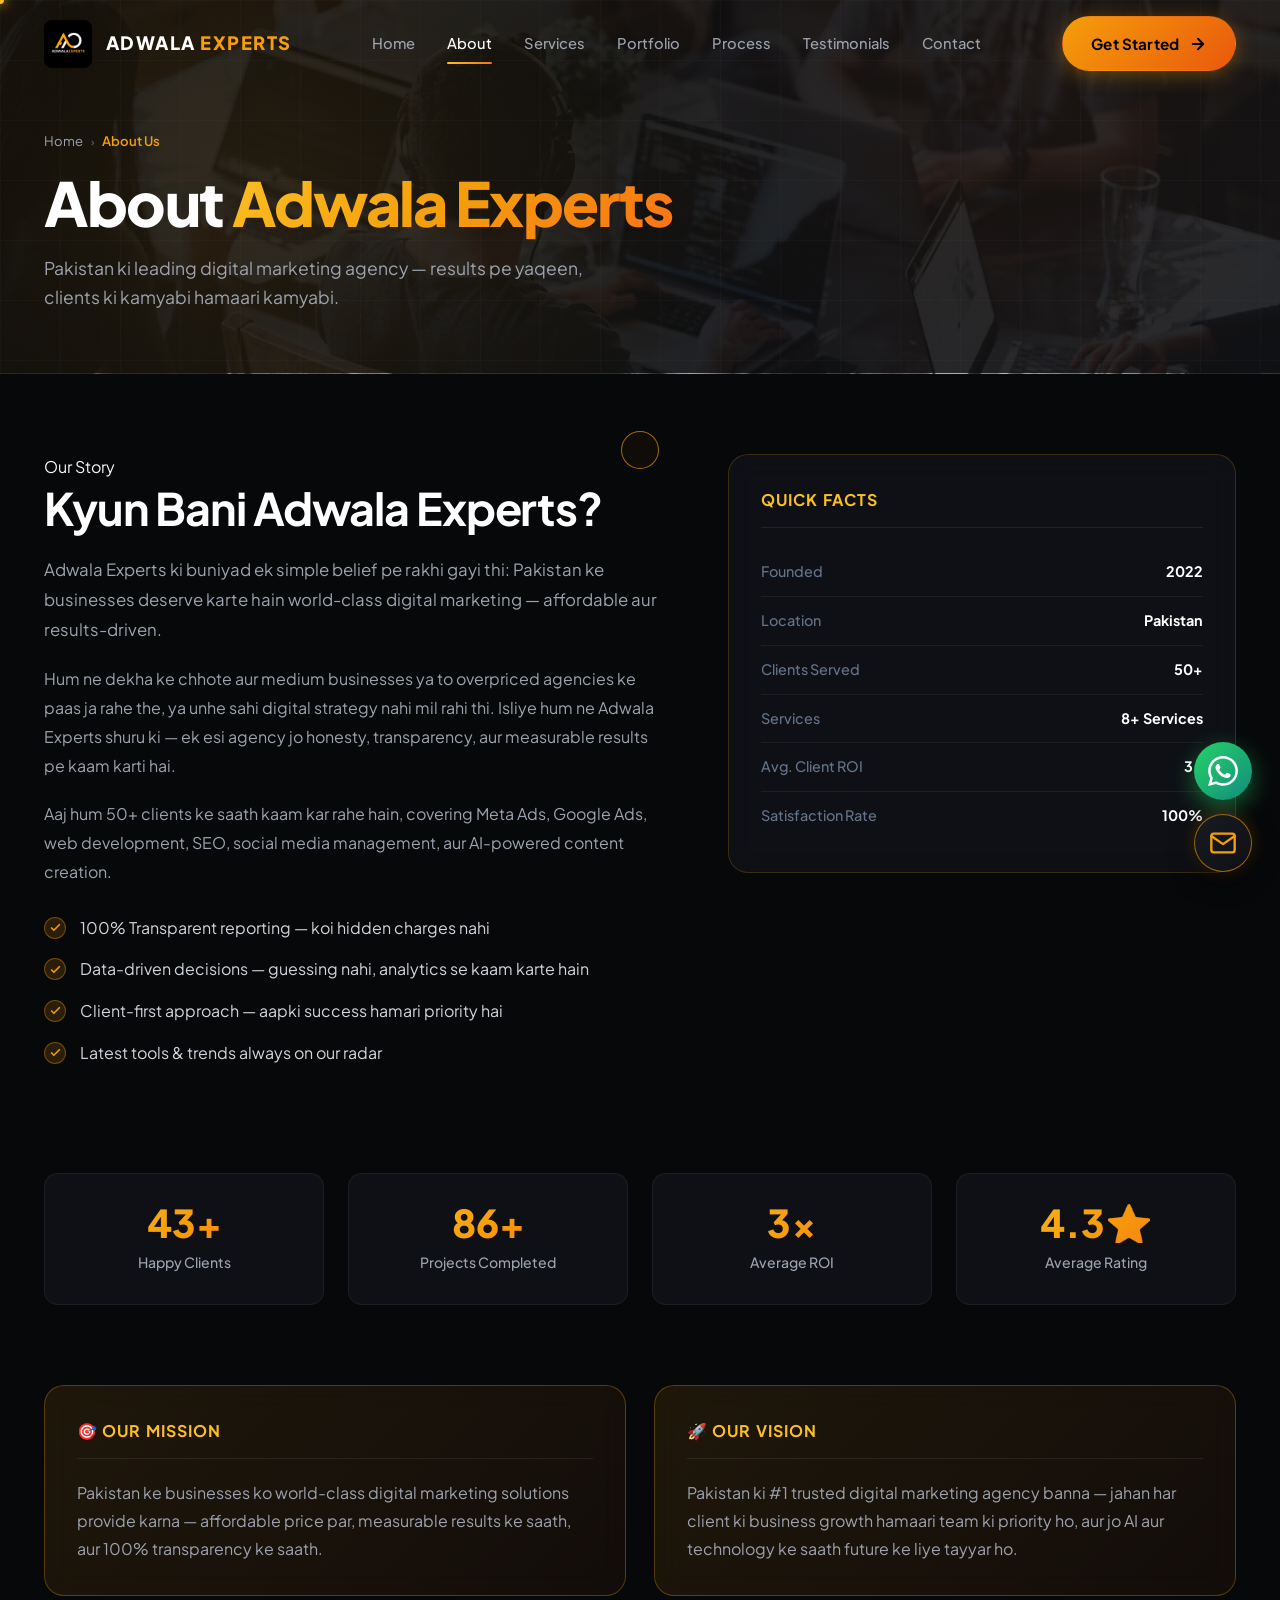
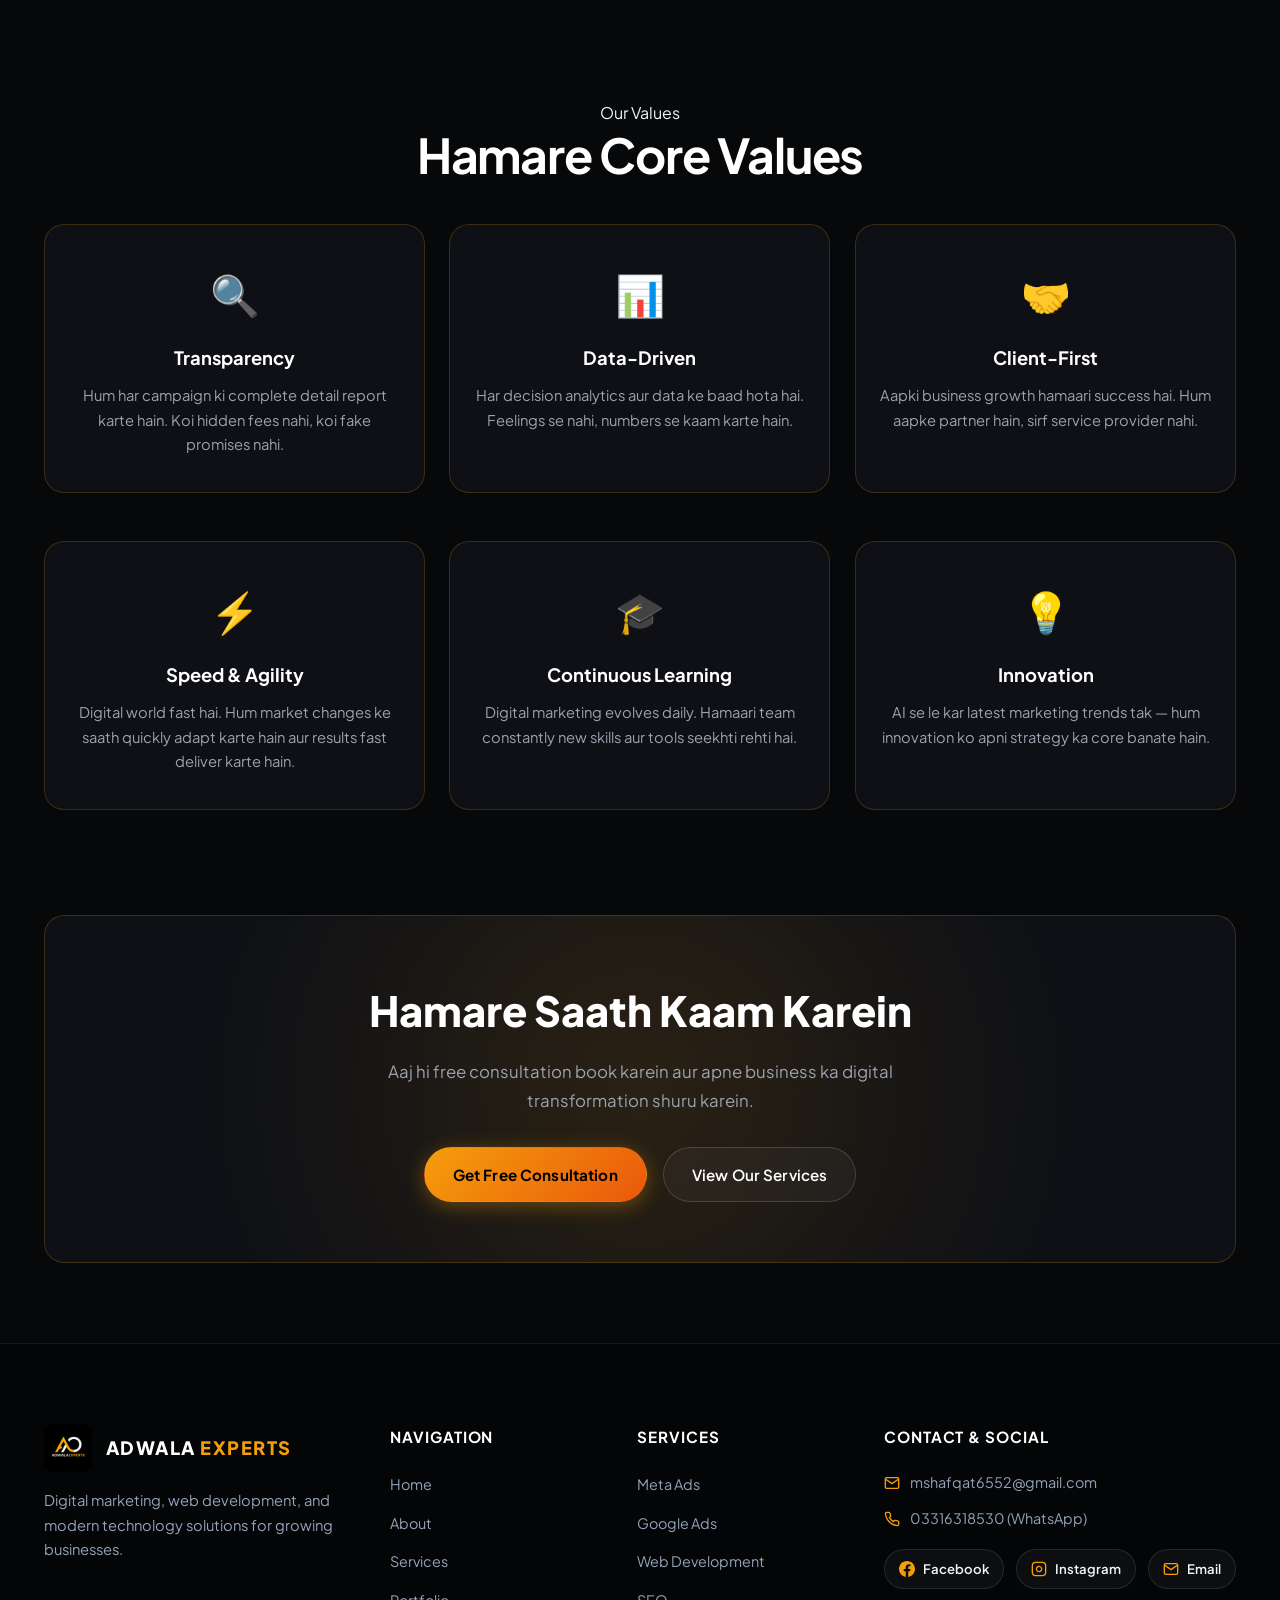
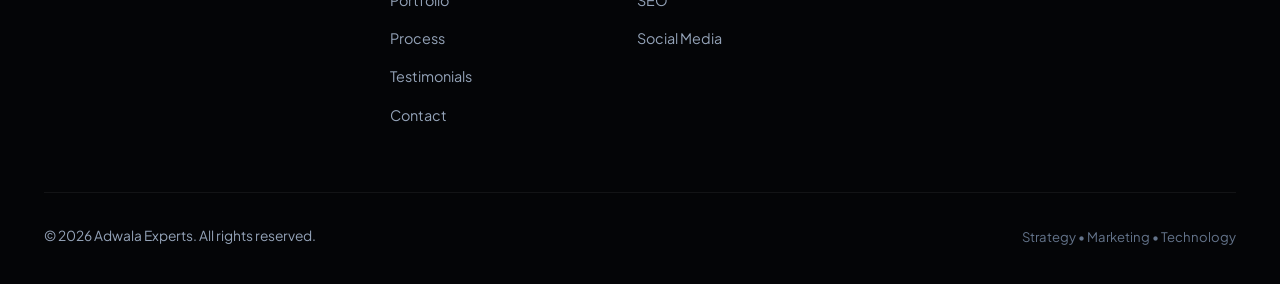
<file: about.html>
<!DOCTYPE html>
<html lang="en">
<head>
  <meta charset="UTF-8">
  <meta name="viewport" content="width=device-width, initial-scale=1.0">
  <title>About Us | Adwala Experts — Digital Marketing Agency Pakistan</title>
  <meta name="description" content="Adwala Experts ke baare mein janein — hamari story, team, mission aur vision. Pakistan ki leading digital marketing agency.">
  <link rel="icon" type="image/jpeg" href="assets/images/adwala-logo.jpg">
  <link rel="preconnect" href="https://fonts.googleapis.com">
  <link rel="preconnect" href="https://fonts.gstatic.com" crossorigin>
  <link href="https://fonts.googleapis.com/css2?family=Plus+Jakarta+Sans:wght@400;500;600;700;800&display=swap" rel="stylesheet">
  <link rel="stylesheet" href="assets/css/style.css">
  <link rel="stylesheet" href="assets/css/pages.css">
</head>
<body>
  </div>

  <header class="navbar" id="navbar">
    <div class="container navbar-inner">
      <a href="index.html" class="brand-logo-link" aria-label="Adwala Experts Home">
        <img src="assets/images/adwala-logo.jpg" alt="Adwala Experts Logo" class="brand-logo-img">
        <span class="brand-logo-text">Adwala <span>Experts</span></span>
      </a>
      <nav aria-label="Main Navigation">
        <ul class="nav-menu">
          <li><a href="index.html" class="nav-link">Home</a></li>
          <li><a href="about.html" class="nav-link active">About</a></li>
          <li><a href="services.html" class="nav-link">Services</a></li>
          <li><a href="portfolio.html" class="nav-link">Portfolio</a></li>
          <li><a href="process.html" class="nav-link">Process</a></li>
          <li><a href="testimonials.html" class="nav-link">Testimonials</a></li>
          <li><a href="contact.html" class="nav-link">Contact</a></li>
          <li class="nav-menu-cta" style="display:none;"><a href="contact.html" class="btn btn-primary" style="width:100%;">Get Started</a></li>
        </ul>
      </nav>
      <div class="navbar-actions">
        <a href="contact.html" class="btn btn-primary" id="navGetStarted">
          <span>Get Started</span>
          <svg class="btn-icon" viewBox="0 0 24 24" fill="none" stroke="currentColor" stroke-width="2.5" stroke-linecap="round" stroke-linejoin="round"><line x1="5" y1="12" x2="19" y2="12"></line><polyline points="12 5 19 12 12 19"></polyline></svg>
        </a>
        <button class="nav-toggle" aria-label="Toggle navigation" aria-expanded="false">
          <svg width="24" height="24" viewBox="0 0 24 24" fill="none" stroke="currentColor" stroke-width="2" stroke-linecap="round" stroke-linejoin="round"><line x1="3" y1="12" x2="21" y2="12"></line><line x1="3" y1="6" x2="21" y2="6"></line><line x1="3" y1="18" x2="21" y2="18"></line></svg>
        </button>
      </div>
    </div>
  </header>

  <main>
    <!-- Hero -->
    <section class="page-hero page-hero-about">
      <div class="container page-hero-inner">
        <nav class="breadcrumb" aria-label="Breadcrumb">
          <a href="index.html">Home</a><span class="breadcrumb-sep">›</span>
          <span class="breadcrumb-current">About Us</span>
        </nav>
        <h1 class="page-hero-title">About <span class="accent">Adwala Experts</span></h1>
        <p class="page-hero-sub">Pakistan ki leading digital marketing agency — results pe yaqeen, clients ki kamyabi hamaari kamyabi.</p>
      </div>
    </section>

    <div style="background: var(--bg-dark); padding: 80px 0;">
      <div class="container">

        <!-- Our Story -->
        <div class="service-detail-grid" style="margin-bottom: 80px;">
          <div>
            <div class="section-label">Our Story</div>
            <h2 class="section-title" style="font-size: clamp(2rem,4vw,2.8rem); margin-bottom:20px;">Kyun Bani <span class="section-title-accent">Adwala Experts?</span></h2>
            <p style="font-size:1.05rem; color: var(--text-muted); line-height:1.8; margin-bottom:20px;">
              Adwala Experts ki buniyad ek simple belief pe rakhi gayi thi: Pakistan ke businesses deserve karte hain world-class digital marketing — affordable aur results-driven.
            </p>
            <p style="font-size:1rem; color: var(--text-muted); line-height:1.8; margin-bottom:20px;">
              Hum ne dekha ke chhote aur medium businesses ya to overpriced agencies ke paas ja rahe the, ya unhe sahi digital strategy nahi mil rahi thi. Isliye hum ne Adwala Experts shuru ki — ek esi agency jo honesty, transparency, aur measurable results pe kaam karti hai.
            </p>
            <p style="font-size:1rem; color: var(--text-muted); line-height:1.8;">
              Aaj hum 50+ clients ke saath kaam kar rahe hain, covering Meta Ads, Google Ads, web development, SEO, social media management, aur AI-powered content creation.
            </p>
            <ul class="features-list" style="margin-top:28px;">
              <li><span class="feat-icon"><svg viewBox="0 0 24 24" fill="none" stroke="currentColor" stroke-width="3"><polyline points="20 6 9 17 4 12"></polyline></svg></span> 100% Transparent reporting — koi hidden charges nahi</li>
              <li><span class="feat-icon"><svg viewBox="0 0 24 24" fill="none" stroke="currentColor" stroke-width="3"><polyline points="20 6 9 17 4 12"></polyline></svg></span> Data-driven decisions — guessing nahi, analytics se kaam karte hain</li>
              <li><span class="feat-icon"><svg viewBox="0 0 24 24" fill="none" stroke="currentColor" stroke-width="3"><polyline points="20 6 9 17 4 12"></polyline></svg></span> Client-first approach — aapki success hamari priority hai</li>
              <li><span class="feat-icon"><svg viewBox="0 0 24 24" fill="none" stroke="currentColor" stroke-width="3"><polyline points="20 6 9 17 4 12"></polyline></svg></span> Latest tools & trends always on our radar</li>
            </ul>
          </div>
          <div>
            <div class="info-card">
              <div class="info-card-title">Quick Facts</div>
              <div class="info-row"><span class="info-row-label">Founded</span><span class="info-row-val">2022</span></div>
              <div class="info-row"><span class="info-row-label">Location</span><span class="info-row-val">Pakistan</span></div>
              <div class="info-row"><span class="info-row-label">Clients Served</span><span class="info-row-val">50+</span></div>
              <div class="info-row"><span class="info-row-label">Services</span><span class="info-row-val">8+ Services</span></div>
              <div class="info-row"><span class="info-row-label">Avg. Client ROI</span><span class="info-row-val">3x</span></div>
              <div class="info-row"><span class="info-row-label">Satisfaction Rate</span><span class="info-row-val">100%</span></div>
            </div>
          </div>
        </div>

        <!-- Stats -->
        <div class="stats-row" style="margin-bottom: 80px;">
          <div class="stat-box"><div class="stat-box-num counter-item" data-target="50" data-suffix="+">50+</div><div class="stat-box-label">Happy Clients</div></div>
          <div class="stat-box"><div class="stat-box-num counter-item" data-target="100" data-suffix="+">100+</div><div class="stat-box-label">Projects Completed</div></div>
          <div class="stat-box"><div class="stat-box-num counter-item" data-target="3" data-suffix="x">3x</div><div class="stat-box-label">Average ROI</div></div>
          <div class="stat-box"><div class="stat-box-num counter-item" data-target="5.0" data-decimals="1" data-suffix="⭐">5.0⭐</div><div class="stat-box-label">Average Rating</div></div>
        </div>

        <!-- Mission & Vision -->
        <div style="display: grid; grid-template-columns: 1fr 1fr; gap: 28px; margin-bottom: 80px;">
          <div class="info-card" style="background: linear-gradient(135deg, rgba(245,158,11,0.1), rgba(249,115,22,0.05)); border-color: rgba(245,158,11,0.3);">
            <div class="info-card-title">🎯 Our Mission</div>
            <p style="color: var(--text-muted); font-size:1rem; line-height:1.75;">Pakistan ke businesses ko world-class digital marketing solutions provide karna — affordable price par, measurable results ke saath, aur 100% transparency ke saath.</p>
          </div>
          <div class="info-card" style="background: linear-gradient(135deg, rgba(245,158,11,0.1), rgba(249,115,22,0.05)); border-color: rgba(245,158,11,0.3);">
            <div class="info-card-title">🚀 Our Vision</div>
            <p style="color: var(--text-muted); font-size:1rem; line-height:1.75;">Pakistan ki #1 trusted digital marketing agency banna — jahan har client ki business growth hamaari team ki priority ho, aur jo AI aur technology ke saath future ke liye tayyar ho.</p>
          </div>
        </div>

        <!-- Values -->
        <div style="margin-bottom: 80px;">
          <div class="section-header" style="margin-bottom:40px;">
            <div class="section-label">Our Values</div>
            <h2 class="section-title">Hamare <span class="section-title-accent">Core Values</span></h2>
          </div>
          <div style="display: grid; grid-template-columns: repeat(3, 1fr); gap: 24px;">
            <div class="info-card" style="text-align:center; padding:36px 24px;">
              <div style="font-size:2.5rem; margin-bottom:16px;">🔍</div>
              <h3 style="font-size:1.15rem; font-weight:700; color: var(--text-white); margin-bottom:10px;">Transparency</h3>
              <p style="color: var(--text-muted); font-size:0.92rem; line-height:1.65;">Hum har campaign ki complete detail report karte hain. Koi hidden fees nahi, koi fake promises nahi.</p>
            </div>
            <div class="info-card" style="text-align:center; padding:36px 24px;">
              <div style="font-size:2.5rem; margin-bottom:16px;">📊</div>
              <h3 style="font-size:1.15rem; font-weight:700; color: var(--text-white); margin-bottom:10px;">Data-Driven</h3>
              <p style="color: var(--text-muted); font-size:0.92rem; line-height:1.65;">Har decision analytics aur data ke baad hota hai. Feelings se nahi, numbers se kaam karte hain.</p>
            </div>
            <div class="info-card" style="text-align:center; padding:36px 24px;">
              <div style="font-size:2.5rem; margin-bottom:16px;">🤝</div>
              <h3 style="font-size:1.15rem; font-weight:700; color: var(--text-white); margin-bottom:10px;">Client-First</h3>
              <p style="color: var(--text-muted); font-size:0.92rem; line-height:1.65;">Aapki business growth hamaari success hai. Hum aapke partner hain, sirf service provider nahi.</p>
            </div>
            <div class="info-card" style="text-align:center; padding:36px 24px;">
              <div style="font-size:2.5rem; margin-bottom:16px;">⚡</div>
              <h3 style="font-size:1.15rem; font-weight:700; color: var(--text-white); margin-bottom:10px;">Speed & Agility</h3>
              <p style="color: var(--text-muted); font-size:0.92rem; line-height:1.65;">Digital world fast hai. Hum market changes ke saath quickly adapt karte hain aur results fast deliver karte hain.</p>
            </div>
            <div class="info-card" style="text-align:center; padding:36px 24px;">
              <div style="font-size:2.5rem; margin-bottom:16px;">🎓</div>
              <h3 style="font-size:1.15rem; font-weight:700; color: var(--text-white); margin-bottom:10px;">Continuous Learning</h3>
              <p style="color: var(--text-muted); font-size:0.92rem; line-height:1.65;">Digital marketing evolves daily. Hamaari team constantly new skills aur tools seekhti rehti hai.</p>
            </div>
            <div class="info-card" style="text-align:center; padding:36px 24px;">
              <div style="font-size:2.5rem; margin-bottom:16px;">💡</div>
              <h3 style="font-size:1.15rem; font-weight:700; color: var(--text-white); margin-bottom:10px;">Innovation</h3>
              <p style="color: var(--text-muted); font-size:0.92rem; line-height:1.65;">AI se le kar latest marketing trends tak — hum innovation ko apni strategy ka core banate hain.</p>
            </div>
          </div>
        </div>

        <!-- CTA Banner -->
        <div class="page-cta-banner">
          <h2>Hamare Saath Kaam Karein</h2>
          <p>Aaj hi free consultation book karein aur apne business ka digital transformation shuru karein.</p>
          <div class="page-cta-actions">
            <a href="contact.html" class="btn btn-primary">Get Free Consultation</a>
            <a href="services.html" class="btn btn-secondary">View Our Services</a>
          </div>
        </div>

      </div>
    </div>
  </main>

  <footer class="footer">
    <div class="container">
      <div class="footer-top">
        <div class="footer-brand-col">
          <a href="index.html" class="brand-logo-link" style="margin-bottom:16px;">
            <img src="assets/images/adwala-logo.jpg" alt="Adwala Experts Logo" class="brand-logo-img">
            <span class="brand-logo-text">Adwala <span>Experts</span></span>
          </a>
          <p class="footer-desc">Digital marketing, web development, and modern technology solutions for growing businesses.</p>
        </div>
        <div>
          <h4 class="footer-col-title">Navigation</h4>
          <ul class="footer-links">
            <li><a href="index.html" class="footer-link">Home</a></li>
            <li><a href="about.html" class="footer-link">About</a></li>
            <li><a href="services.html" class="footer-link">Services</a></li>
            <li><a href="portfolio.html" class="footer-link">Portfolio</a></li>
            <li><a href="process.html" class="footer-link">Process</a></li>
            <li><a href="testimonials.html" class="footer-link">Testimonials</a></li>
            <li><a href="contact.html" class="footer-link">Contact</a></li>
          </ul>
        </div>
        <div>
          <h4 class="footer-col-title">Services</h4>
          <ul class="footer-links">
            <li><a href="services.html#meta-ads" class="footer-link">Meta Ads</a></li>
            <li><a href="services.html#google-ads" class="footer-link">Google Ads</a></li>
            <li><a href="services.html#web-dev" class="footer-link">Web Development</a></li>
            <li><a href="services.html#seo" class="footer-link">SEO</a></li>
            <li><a href="services.html#social-media" class="footer-link">Social Media</a></li>
          </ul>
        </div>
        <div>
          <h4 class="footer-col-title">Contact & Social</h4>
          <div class="footer-contact-item">
            <svg viewBox="0 0 24 24" fill="none" stroke="currentColor" stroke-width="2"><path d="M4 4h16c1.1 0 2 .9 2 2v12c0 1.1-.9 2-2 2H4c-1.1 0-2-.9-2-2V6c0-1.1.9-2 2-2z"></path><polyline points="22,6 12,13 2,6"></polyline></svg>
            <a href="mailto:mshafqat6552@gmail.com" class="footer-link">mshafqat6552@gmail.com</a>
          </div>
          <div class="footer-contact-item">
            <svg viewBox="0 0 24 24" fill="none" stroke="currentColor" stroke-width="2"><path d="M22 16.92v3a2 2 0 0 1-2.18 2 19.79 19.79 0 0 1-8.63-3.07 19.5 19.5 0 0 1-6-6 19.79 19.79 0 0 1-3.07-8.67A2 2 0 0 1 4.11 2h3a2 2 0 0 1 2 1.72 12.84 12.84 0 0 0 .7 2.81 2 2 0 0 1-.45 2.11L8.09 9.91a16 16 0 0 0 6 6l1.27-1.27a2 2 0 0 1 2.11-.45 12.84 12.84 0 0 0 2.81.7A2 2 0 0 1 22 16.92z"></path></svg>
            <a href="https://wa.me/923316318530" target="_blank" rel="noopener noreferrer" class="footer-link">03316318530 (WhatsApp)</a>
          </div>
          <div class="social-links-strip">
            <a href="https://www.facebook.com/adwalaexpert.pk" target="_blank" rel="noopener noreferrer" class="social-badge-btn" title="Facebook">
              <svg viewBox="0 0 24 24" fill="currentColor"><path d="M24 12.073c0-6.627-5.373-12-12-12s-12 5.373-12 12c0 5.99 4.388 10.954 10.125 11.854v-8.385H7.078v-3.47h3.047V9.43c0-3.007 1.792-4.669 4.533-4.669 1.312 0 2.686.235 2.686.235v2.953H15.83c-1.491 0-1.956.925-1.956 1.874v2.25h3.328l-.532 3.47h-2.796v8.385C19.612 23.027 24 18.062 24 12.073z"/></svg>
              <span>Facebook</span>
            </a>
            <a href="https://www.instagram.com/adwalaexperts.pk" target="_blank" rel="noopener noreferrer" class="social-badge-btn" title="Instagram">
              <svg viewBox="0 0 24 24" fill="none" stroke="currentColor" stroke-width="2"><rect x="2" y="2" width="20" height="20" rx="5" ry="5"></rect><path d="M16 11.37A4 4 0 1 1 12.63 8 4 4 0 0 1 16 11.37z"></path><line x1="17.5" y1="6.5" x2="17.51" y2="6.5"></line></svg>
              <span>Instagram</span>
            </a>
            <a href="mailto:mshafqat6552@gmail.com" class="social-badge-btn" title="Email Us">
              <svg viewBox="0 0 24 24" fill="none" stroke="currentColor" stroke-width="2"><path d="M4 4h16c1.1 0 2 .9 2 2v12c0 1.1-.9 2-2 2H4c-1.1 0-2-.9-2-2V6c0-1.1.9-2 2-2z"></path><polyline points="22,6 12,13 2,6"></polyline></svg>
              <span>Email</span>
            </a>
          </div>
        </div>
      </div>
      <div class="footer-bottom">
        <p class="footer-copy">© 2026 Adwala Experts. All rights reserved.</p>
        <p style="color: var(--text-dim); font-size: 0.82rem;">Strategy • Marketing • Technology</p>
      </div>
    </div>
  </footer>

  <div class="floating-contact-stack">
    <a href="https://wa.me/923316318530" target="_blank" rel="noopener noreferrer" class="floating-contact-btn floating-whatsapp-btn" title="WhatsApp">
      <svg class="floating-icon" viewBox="0 0 24 24"><path fill="currentColor" d="M.057 24l1.687-6.163c-1.041-1.804-1.588-3.849-1.587-5.946.003-6.556 5.338-11.891 11.893-11.891 3.181.001 6.167 1.24 8.413 3.488 2.245 2.248 3.481 5.236 3.48 8.414-.003 6.557-5.338 11.892-11.893 11.892-1.99-.001-3.951-.5-5.688-1.448l-6.305 1.654zm6.597-3.807c1.676.995 3.276 1.591 5.392 1.592 5.448 0 9.886-4.434 9.889-9.885.002-5.462-4.415-9.89-9.881-9.892-5.452 0-9.887 4.434-9.889 9.884-.001 2.225.651 3.891 1.746 5.634l-.999 3.648 3.742-.981zm11.387-5.464c-.074-.124-.272-.198-.57-.347-.297-.149-1.758-.868-2.031-.967-.272-.099-.47-.149-.669.149-.198.297-.768.967-.941 1.165-.173.198-.347.223-.644.074-.297-.149-1.255-.462-2.39-1.475-.883-.788-1.48-1.761-1.653-2.059-.173-.297-.018-.458.13-.606.134-.133.297-.347.446-.521.151-.172.2-.296.3-.495.099-.198.05-.372-.025-.521-.075-.148-.669-1.611-.916-2.206-.242-.579-.487-.501-.669-.51l-.57-.01c-.198 0-.52.074-.792.372s-1.04 1.016-1.04 2.479 1.065 2.876 1.213 3.074c.149.198 2.095 3.2 5.076 4.487.709.306 1.263.489 1.694.626.712.226 1.36.194 1.872.118.571-.085 1.758-.719 2.006-1.413.248-.695.248-1.29.173-1.414z"/></svg>
      <span class="floating-tooltip">WhatsApp: 03316318530</span>
    </a>
    <a href="mailto:mshafqat6552@gmail.com" class="floating-contact-btn floating-email-btn" title="Email Us">
      <svg class="floating-icon" viewBox="0 0 24 24" fill="none" stroke="currentColor" stroke-width="2" stroke-linecap="round" stroke-linejoin="round"><path d="M4 4h16c1.1 0 2 .9 2 2v12c0 1.1-.9 2-2 2H4c-1.1 0-2-.9-2-2V6c0-1.1.9-2 2-2z"></path><polyline points="22,6 12,13 2,6"></polyline></svg>
      <span class="floating-tooltip">mshafqat6552@gmail.com</span>
    </a>
  </div>
  <script src="assets/js/main.js"></script>
</body>
</html>
</file>
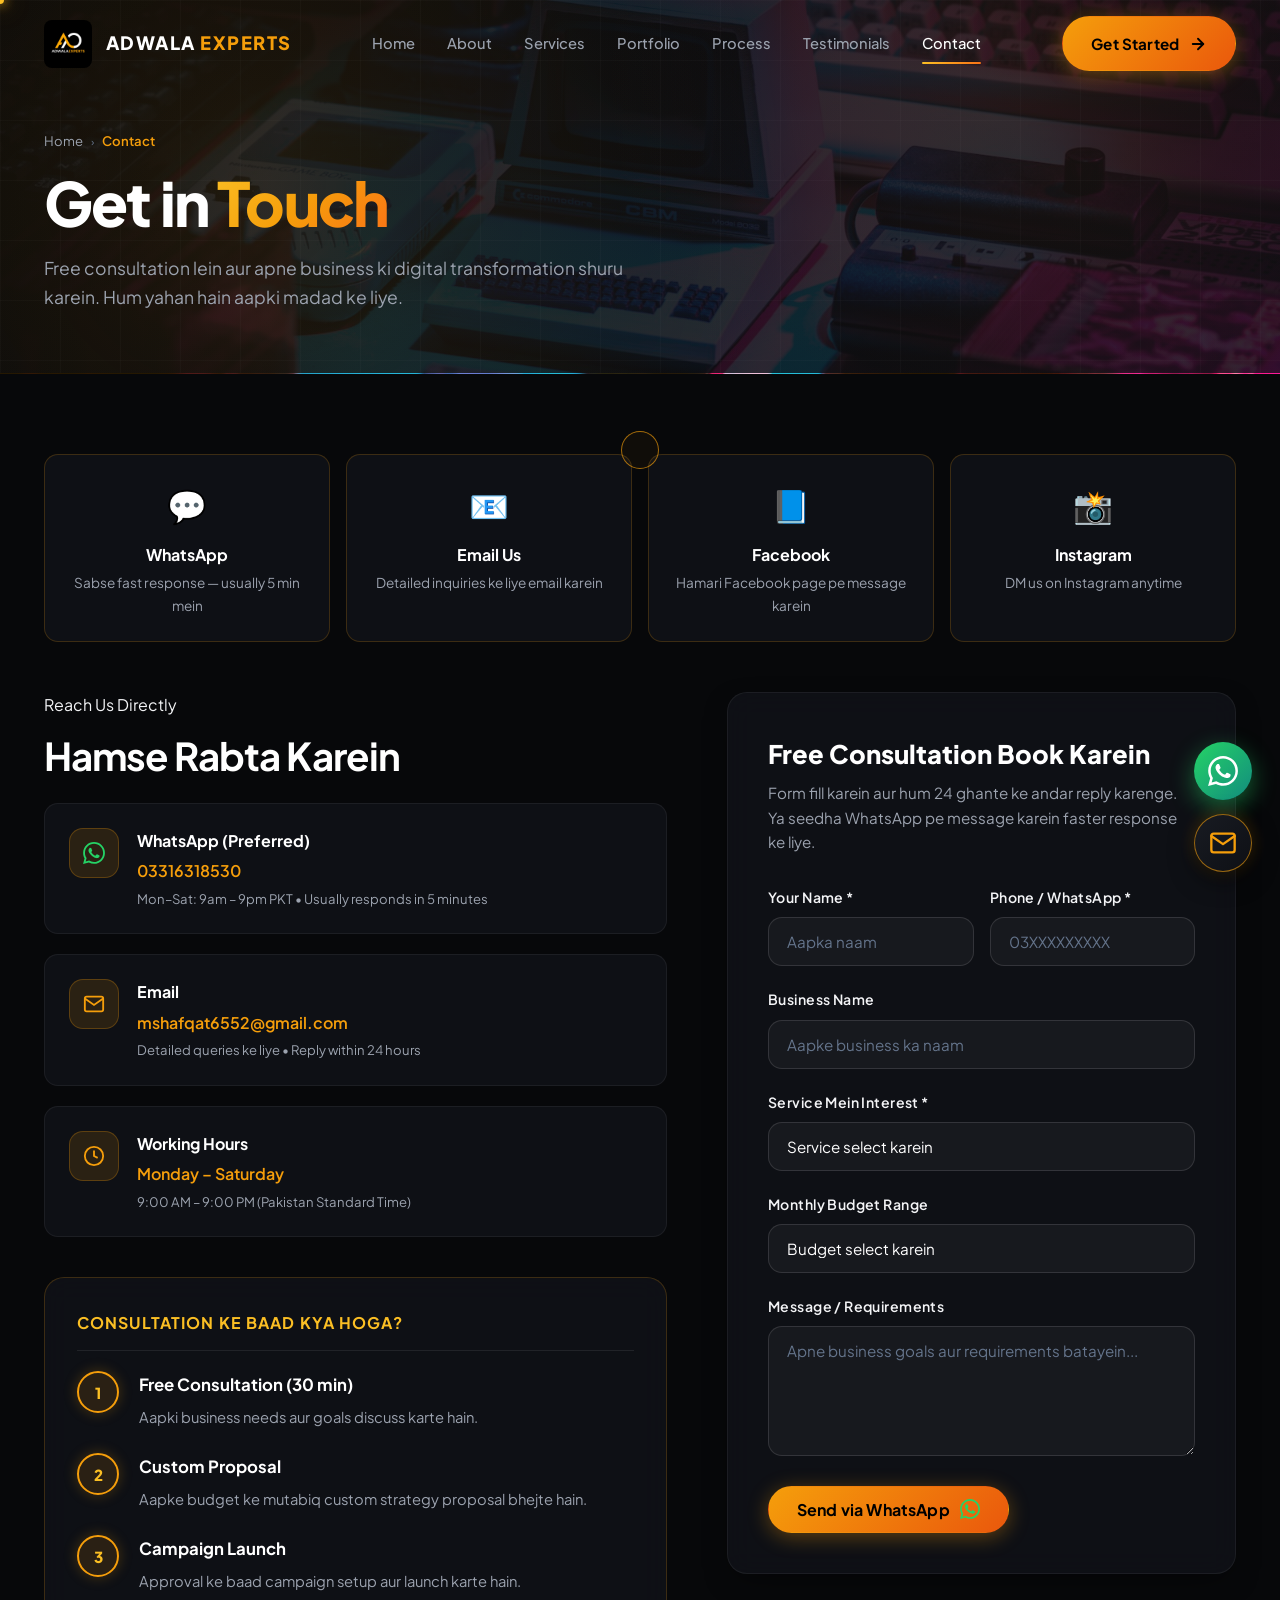
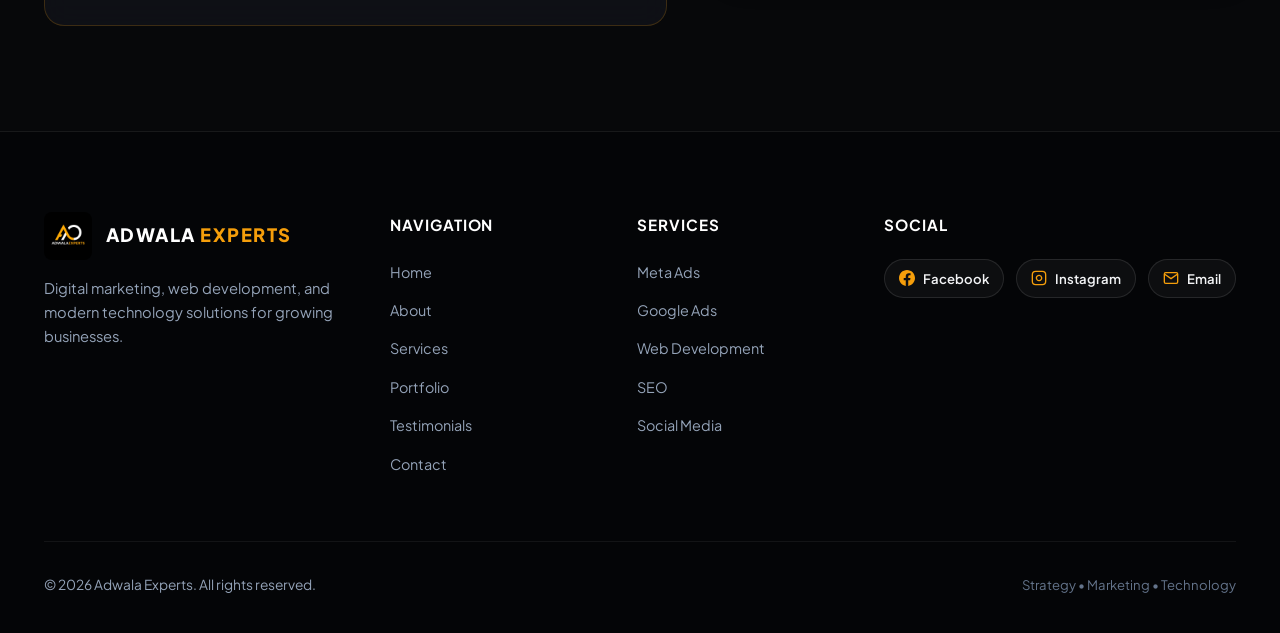
<file: contact.html>
﻿<!DOCTYPE html>
<html lang="en">
<head>
  <meta charset="UTF-8">
  <meta name="viewport" content="width=device-width, initial-scale=1.0">
  <title>Contact Us | Adwala Experts — Get Free Consultation</title>
  <meta name="description" content="Contact Adwala Experts for free digital marketing consultation. WhatsApp, email, or fill out the contact form. Fast response guaranteed.">
  <link rel="icon" type="image/jpeg" href="assets/images/adwala-logo.jpg">
  <link rel="preconnect" href="https://fonts.googleapis.com">
  <link rel="preconnect" href="https://fonts.gstatic.com" crossorigin>
  <link href="https://fonts.googleapis.com/css2?family=Plus+Jakarta+Sans:wght@400;500;600;700;800&display=swap" rel="stylesheet">
  <link rel="stylesheet" href="assets/css/style.css">
  <link rel="stylesheet" href="assets/css/pages.css">
  <style>
    .contact-page-grid {
      display: grid;
      grid-template-columns: 1.1fr 0.9fr;
      gap: 60px;
      align-items: start;
    }
    .contact-methods { display: flex; flex-direction: column; gap: 20px; margin-bottom: 40px; }
    .contact-method-card {
      display: flex; align-items: flex-start; gap: 18px;
      background: var(--bg-card); border: 1px solid var(--border-card);
      border-radius: var(--radius-md); padding: 24px;
      transition: all var(--transition-fast);
    }
    .contact-method-card:hover { border-color: rgba(245,158,11,0.3); transform: translateX(5px); }
    .contact-method-icon {
      width: 50px; height: 50px; border-radius: var(--radius-md);
      background: rgba(245,158,11,0.12); border: 1px solid rgba(245,158,11,0.25);
      display: flex; align-items: center; justify-content: center;
      color: var(--amber-primary); flex-shrink: 0;
    }
    .contact-method-icon svg { width: 22px; height: 22px; }
    .contact-method-title { font-weight: 700; color: var(--text-white); margin-bottom: 4px; font-size: 1rem; }
    .contact-method-val { color: var(--amber-primary); font-size: 1rem; font-weight: 600; word-break: break-all; }
    .contact-method-sub { color: var(--text-muted); font-size: 0.82rem; margin-top: 3px; }
    .contact-form-card {
      background: var(--bg-card); border: 1px solid var(--border-card);
      border-radius: var(--radius-lg); padding: 40px; backdrop-filter: blur(14px);
    }
    .contact-form-title { font-size: 1.6rem; font-weight: 800; color: var(--text-white); margin-bottom: 6px; }
    .contact-form-sub { color: var(--text-muted); font-size: 0.95rem; margin-bottom: 32px; line-height: 1.6; }
    .form-group { margin-bottom: 22px; }
    .form-label { display: block; font-size: 0.88rem; font-weight: 600; color: var(--text-light); margin-bottom: 8px; letter-spacing: 0.03em; }
    .form-input, .form-select, .form-textarea {
      width: 100%; background: rgba(255,255,255,0.04);
      border: 1px solid rgba(255,255,255,0.12); border-radius: var(--radius-md);
      padding: 14px 18px; font-family: var(--font-heading); font-size: 0.95rem;
      color: var(--text-white); transition: all var(--transition-fast);
      outline: none; appearance: none;
    }
    .form-input::placeholder, .form-textarea::placeholder { color: var(--text-dim); }
    .form-input:focus, .form-select:focus, .form-textarea:focus {
      border-color: rgba(245,158,11,0.5); background: rgba(245,158,11,0.04);
      box-shadow: 0 0 0 3px rgba(245,158,11,0.12);
    }
    .form-select option { background: #1a1d22; color: var(--text-white); }
    .form-textarea { resize: vertical; min-height: 130px; }
    .form-row { display: grid; grid-template-columns: 1fr 1fr; gap: 16px; }
    .contact-cta-strip {
      display: flex; gap: 16px; flex-wrap: wrap; margin-bottom: 50px;
    }
    .contact-cta-card {
      flex: 1; min-width: 200px;
      background: var(--bg-card); border: 1px solid rgba(245,158,11,0.2);
      border-radius: var(--radius-md); padding: 24px 20px;
      text-align: center; transition: all var(--transition-fast);
      text-decoration: none;
    }
    .contact-cta-card:hover { border-color: var(--amber-primary); background: rgba(245,158,11,0.08); transform: translateY(-3px); }
    .contact-cta-emoji { font-size: 2rem; margin-bottom: 10px; }
    .contact-cta-title { font-weight: 700; color: var(--text-white); margin-bottom: 4px; }
    .contact-cta-desc { font-size: 0.85rem; color: var(--text-muted); }
    @media (max-width: 992px) { .contact-page-grid { grid-template-columns: 1fr; } }
    @media (max-width: 640px) { .form-row { grid-template-columns: 1fr; } .contact-form-card { padding: 26px 20px; } }
  </style>
</head>
<body>
  </div>

  <header class="navbar" id="navbar">
    <div class="container navbar-inner">
      <a href="index.html" class="brand-logo-link" aria-label="Adwala Experts Home">
        <img src="assets/images/adwala-logo.jpg" alt="Adwala Experts Logo" class="brand-logo-img">
        <span class="brand-logo-text">Adwala <span>Experts</span></span>
      </a>
      <nav aria-label="Main Navigation">
        <ul class="nav-menu">
          <li><a href="index.html" class="nav-link">Home</a></li>
          <li><a href="about.html" class="nav-link">About</a></li>
          <li><a href="services.html" class="nav-link">Services</a></li>
          <li><a href="portfolio.html" class="nav-link">Portfolio</a></li>
          <li><a href="process.html" class="nav-link">Process</a></li>
          <li><a href="testimonials.html" class="nav-link">Testimonials</a></li>
          <li><a href="contact.html" class="nav-link active">Contact</a></li>
          <li class="nav-menu-cta" style="display:none;"><a href="contact.html" class="btn btn-primary" style="width:100%;">Get Started</a></li>
        </ul>
      </nav>
      <div class="navbar-actions">
        <a href="contact.html" class="btn btn-primary" id="navGetStarted">
          <span>Get Started</span>
          <svg class="btn-icon" viewBox="0 0 24 24" fill="none" stroke="currentColor" stroke-width="2.5" stroke-linecap="round" stroke-linejoin="round"><line x1="5" y1="12" x2="19" y2="12"></line><polyline points="12 5 19 12 12 19"></polyline></svg>
        </a>
        <button class="nav-toggle" aria-label="Toggle navigation" aria-expanded="false">
          <svg width="24" height="24" viewBox="0 0 24 24" fill="none" stroke="currentColor" stroke-width="2" stroke-linecap="round" stroke-linejoin="round"><line x1="3" y1="12" x2="21" y2="12"></line><line x1="3" y1="6" x2="21" y2="6"></line><line x1="3" y1="18" x2="21" y2="18"></line></svg>
        </button>
      </div>
    </div>
  </header>

  <main>
    <section class="page-hero page-hero-contact">
      <div class="container page-hero-inner">
        <nav class="breadcrumb" aria-label="Breadcrumb">
          <a href="index.html">Home</a><span class="breadcrumb-sep">›</span>
          <span class="breadcrumb-current">Contact</span>
        </nav>
        <h1 class="page-hero-title">Get in <span class="accent">Touch</span></h1>
        <p class="page-hero-sub">Free consultation lein aur apne business ki digital transformation shuru karein. Hum yahan hain aapki madad ke liye.</p>
      </div>
    </section>

    <div style="background: var(--bg-dark); padding: 80px 0;">
      <div class="container">

        <!-- Quick CTA cards -->
        <div class="contact-cta-strip">
          <a href="https://wa.me/923316318530" target="_blank" rel="noopener noreferrer" class="contact-cta-card">
            <div class="contact-cta-emoji">💬</div>
            <div class="contact-cta-title">WhatsApp</div>
            <div class="contact-cta-desc">Sabse fast response — usually 5 min mein</div>
          </a>
          <a href="mailto:mshafqat6552@gmail.com" class="contact-cta-card">
            <div class="contact-cta-emoji">📧</div>
            <div class="contact-cta-title">Email Us</div>
            <div class="contact-cta-desc">Detailed inquiries ke liye email karein</div>
          </a>
          <a href="https://www.facebook.com/adwalaexpert.pk" target="_blank" rel="noopener noreferrer" class="contact-cta-card">
            <div class="contact-cta-emoji">📘</div>
            <div class="contact-cta-title">Facebook</div>
            <div class="contact-cta-desc">Hamari Facebook page pe message karein</div>
          </a>
          <a href="https://www.instagram.com/adwalaexperts.pk" target="_blank" rel="noopener noreferrer" class="contact-cta-card">
            <div class="contact-cta-emoji">📸</div>
            <div class="contact-cta-title">Instagram</div>
            <div class="contact-cta-desc">DM us on Instagram anytime</div>
          </a>
        </div>

        <!-- Main Grid -->
        <div class="contact-page-grid">

          <!-- Left: Contact Info -->
          <div>
            <div class="section-label" style="margin-bottom:14px;">Reach Us Directly</div>
            <h2 class="section-title" style="font-size: clamp(1.8rem,3.5vw,2.4rem); margin-bottom:24px;">Hamse Rabta <span class="section-title-accent">Karein</span></h2>

            <div class="contact-methods">
              <div class="contact-method-card">
                <div class="contact-method-icon">
                  <svg viewBox="0 0 24 24" fill="#25D366"><path d="M.057 24l1.687-6.163c-1.041-1.804-1.588-3.849-1.587-5.946.003-6.556 5.338-11.891 11.893-11.891 3.181.001 6.167 1.24 8.413 3.488 2.245 2.248 3.481 5.236 3.48 8.414-.003 6.557-5.338 11.892-11.893 11.892-1.99-.001-3.951-.5-5.688-1.448l-6.305 1.654zm6.597-3.807c1.676.995 3.276 1.591 5.392 1.592 5.448 0 9.886-4.434 9.889-9.885.002-5.462-4.415-9.89-9.881-9.892-5.452 0-9.887 4.434-9.889 9.884-.001 2.225.651 3.891 1.746 5.634l-.999 3.648 3.742-.981zm11.387-5.464c-.074-.124-.272-.198-.57-.347-.297-.149-1.758-.868-2.031-.967-.272-.099-.47-.149-.669.149-.198.297-.768.967-.941 1.165-.173.198-.347.223-.644.074-.297-.149-1.255-.462-2.39-1.475-.883-.788-1.48-1.761-1.653-2.059-.173-.297-.018-.458.13-.606.134-.133.297-.347.446-.521.151-.172.2-.296.3-.495.099-.198.05-.372-.025-.521-.075-.148-.669-1.611-.916-2.206-.242-.579-.487-.501-.669-.51l-.57-.01c-.198 0-.52.074-.792.372s-1.04 1.016-1.04 2.479 1.065 2.876 1.213 3.074c.149.198 2.095 3.2 5.076 4.487.709.306 1.263.489 1.694.626.712.226 1.36.194 1.872.118.571-.085 1.758-.719 2.006-1.413.248-.695.248-1.29.173-1.414z"/></svg>
                </div>
                <div>
                  <div class="contact-method-title">WhatsApp (Preferred)</div>
                  <a href="https://wa.me/923316318530" target="_blank" rel="noopener noreferrer" class="contact-method-val">03316318530</a>
                  <div class="contact-method-sub">Mon–Sat: 9am – 9pm PKT • Usually responds in 5 minutes</div>
                </div>
              </div>

              <div class="contact-method-card">
                <div class="contact-method-icon">
                  <svg viewBox="0 0 24 24" fill="none" stroke="currentColor" stroke-width="2"><path d="M4 4h16c1.1 0 2 .9 2 2v12c0 1.1-.9 2-2 2H4c-1.1 0-2-.9-2-2V6c0-1.1.9-2 2-2z"></path><polyline points="22,6 12,13 2,6"></polyline></svg>
                </div>
                <div>
                  <div class="contact-method-title">Email</div>
                  <a href="mailto:mshafqat6552@gmail.com" class="contact-method-val">mshafqat6552@gmail.com</a>
                  <div class="contact-method-sub">Detailed queries ke liye • Reply within 24 hours</div>
                </div>
              </div>

              <div class="contact-method-card">
                <div class="contact-method-icon">
                  <svg viewBox="0 0 24 24" fill="none" stroke="currentColor" stroke-width="2"><circle cx="12" cy="12" r="10"></circle><polyline points="12 6 12 12 16 14"></polyline></svg>
                </div>
                <div>
                  <div class="contact-method-title">Working Hours</div>
                  <div class="contact-method-val">Monday – Saturday</div>
                  <div class="contact-method-sub">9:00 AM – 9:00 PM (Pakistan Standard Time)</div>
                </div>
              </div>
            </div>

            <!-- What happens after -->
            <div class="info-card">
              <div class="info-card-title">Consultation Ke Baad Kya Hoga?</div>
              <div class="process-steps" style="margin:0;">
                <div class="process-step-item">
                  <div class="pstep-num">1</div>
                  <div class="pstep-body"><h4>Free Consultation (30 min)</h4><p>Aapki business needs aur goals discuss karte hain.</p></div>
                </div>
                <div class="process-step-item">
                  <div class="pstep-num">2</div>
                  <div class="pstep-body"><h4>Custom Proposal</h4><p>Aapke budget ke mutabiq custom strategy proposal bhejte hain.</p></div>
                </div>
                <div class="process-step-item">
                  <div class="pstep-num">3</div>
                  <div class="pstep-body"><h4>Campaign Launch</h4><p>Approval ke baad campaign setup aur launch karte hain.</p></div>
                </div>
              </div>
            </div>
          </div>

          <!-- Right: Contact Form -->
          <div>
            <div class="contact-form-card">
              <h2 class="contact-form-title">Free Consultation Book Karein</h2>
              <p class="contact-form-sub">Form fill karein aur hum 24 ghante ke andar reply karenge. Ya seedha WhatsApp pe message karein faster response ke liye.</p>

              <form id="contactPageForm">
                <div class="form-row">
                  <div class="form-group">
                    <label class="form-label" for="cp-name">Your Name *</label>
                    <input type="text" id="cp-name" class="form-input" placeholder="Aapka naam" required>
                  </div>
                  <div class="form-group">
                    <label class="form-label" for="cp-phone">Phone / WhatsApp *</label>
                    <input type="tel" id="cp-phone" class="form-input" placeholder="03XXXXXXXXX" required>
                  </div>
                </div>

                <div class="form-group">
                  <label class="form-label" for="cp-business">Business Name</label>
                  <input type="text" id="cp-business" class="form-input" placeholder="Aapke business ka naam">
                </div>

                <div class="form-group">
                  <label class="form-label" for="cp-service">Service Mein Interest *</label>
                  <select id="cp-service" class="form-select form-input" required>
                    <option value="" disabled selected>Service select karein</option>
                    <option value="meta-ads">Meta Ads (Facebook/Instagram)</option>
                    <option value="google-ads">Google Ads / PPC</option>
                    <option value="web-dev">Web Development / WordPress</option>
                    <option value="seo">SEO / Organic Ranking</option>
                    <option value="social-media">Social Media Management</option>
                    <option value="email-marketing">Email Marketing</option>
                    <option value="graphic-design">Graphic Design / Branding</option>
                    <option value="ai-video">AI Video / Content Creation</option>
                    <option value="all">Complete Digital Marketing Package</option>
                  </select>
                </div>

                <div class="form-group">
                  <label class="form-label" for="cp-budget">Monthly Budget Range</label>
                  <select id="cp-budget" class="form-select form-input">
                    <option value="" disabled selected>Budget select karein</option>
                    <option value="10k-20k">PKR 10,000 – 20,000</option>
                    <option value="20k-50k">PKR 20,000 – 50,000</option>
                    <option value="50k-100k">PKR 50,000 – 1,00,000</option>
                    <option value="100k+">PKR 1,00,000+</option>
                    <option value="discuss">Discuss karna hai</option>
                  </select>
                </div>

                <div class="form-group">
                  <label class="form-label" for="cp-message">Message / Requirements</label>
                  <textarea id="cp-message" class="form-textarea" placeholder="Apne business goals aur requirements batayein..."></textarea>
                </div>

                <button type="submit" class="btn btn-primary" id="cpSubmitBtn" style="padding: 12px 28px; font-size: 1rem;">
                  <span>Send via WhatsApp</span>
                  <svg viewBox="0 0 24 24" fill="#25D366" style="width:20px;height:20px;"><path d="M.057 24l1.687-6.163c-1.041-1.804-1.588-3.849-1.587-5.946.003-6.556 5.338-11.891 11.893-11.891 3.181.001 6.167 1.24 8.413 3.488 2.245 2.248 3.481 5.236 3.48 8.414-.003 6.557-5.338 11.892-11.893 11.892-1.99-.001-3.951-.5-5.688-1.448l-6.305 1.654zm6.597-3.807c1.676.995 3.276 1.591 5.392 1.592 5.448 0 9.886-4.434 9.889-9.885.002-5.462-4.415-9.89-9.881-9.892-5.452 0-9.887 4.434-9.889 9.884-.001 2.225.651 3.891 1.746 5.634l-.999 3.648 3.742-.981zm11.387-5.464c-.074-.124-.272-.198-.57-.347-.297-.149-1.758-.868-2.031-.967-.272-.099-.47-.149-.669.149-.198.297-.768.967-.941 1.165-.173.198-.347.223-.644.074-.297-.149-1.255-.462-2.39-1.475-.883-.788-1.48-1.761-1.653-2.059-.173-.297-.018-.458.13-.606.134-.133.297-.347.446-.521.151-.172.2-.296.3-.495.099-.198.05-.372-.025-.521-.075-.148-.669-1.611-.916-2.206-.242-.579-.487-.501-.669-.51l-.57-.01c-.198 0-.52.074-.792.372s-1.04 1.016-1.04 2.479 1.065 2.876 1.213 3.074c.149.198 2.095 3.2 5.076 4.487.709.306 1.263.489 1.694.626.712.226 1.36.194 1.872.118.571-.085 1.758-.719 2.006-1.413.248-.695.248-1.29.173-1.414z"/></svg>
                </button>
              </form>
            </div>
          </div>

        </div>
      </div>
    </div>
  </main>

  <footer class="footer">
    <div class="container">
      <div class="footer-top">
        <div class="footer-brand-col">
          <a href="index.html" class="brand-logo-link" style="margin-bottom:16px;">
            <img src="assets/images/adwala-logo.jpg" alt="Adwala Experts Logo" class="brand-logo-img">
            <span class="brand-logo-text">Adwala <span>Experts</span></span>
          </a>
          <p class="footer-desc">Digital marketing, web development, and modern technology solutions for growing businesses.</p>
        </div>
        <div>
          <h4 class="footer-col-title">Navigation</h4>
          <ul class="footer-links">
            <li><a href="index.html" class="footer-link">Home</a></li>
            <li><a href="about.html" class="footer-link">About</a></li>
            <li><a href="services.html" class="footer-link">Services</a></li>
            <li><a href="portfolio.html" class="footer-link">Portfolio</a></li>
            <li><a href="testimonials.html" class="footer-link">Testimonials</a></li>
            <li><a href="contact.html" class="footer-link">Contact</a></li>
          </ul>
        </div>
        <div>
          <h4 class="footer-col-title">Services</h4>
          <ul class="footer-links">
            <li><a href="services.html#meta-ads" class="footer-link">Meta Ads</a></li>
            <li><a href="services.html#google-ads" class="footer-link">Google Ads</a></li>
            <li><a href="services.html#web-dev" class="footer-link">Web Development</a></li>
            <li><a href="services.html#seo" class="footer-link">SEO</a></li>
            <li><a href="services.html#social-media" class="footer-link">Social Media</a></li>
          </ul>
        </div>
        <div>
          <h4 class="footer-col-title">Social</h4>
          <div class="social-links-strip">
            <a href="https://www.facebook.com/adwalaexpert.pk" target="_blank" rel="noopener noreferrer" class="social-badge-btn" title="Facebook">
              <svg viewBox="0 0 24 24" fill="currentColor"><path d="M24 12.073c0-6.627-5.373-12-12-12s-12 5.373-12 12c0 5.99 4.388 10.954 10.125 11.854v-8.385H7.078v-3.47h3.047V9.43c0-3.007 1.792-4.669 4.533-4.669 1.312 0 2.686.235 2.686.235v2.953H15.83c-1.491 0-1.956.925-1.956 1.874v2.25h3.328l-.532 3.47h-2.796v8.385C19.612 23.027 24 18.062 24 12.073z"/></svg>
              <span>Facebook</span>
            </a>
            <a href="https://www.instagram.com/adwalaexperts.pk" target="_blank" rel="noopener noreferrer" class="social-badge-btn" title="Instagram">
              <svg viewBox="0 0 24 24" fill="none" stroke="currentColor" stroke-width="2"><rect x="2" y="2" width="20" height="20" rx="5" ry="5"></rect><path d="M16 11.37A4 4 0 1 1 12.63 8 4 4 0 0 1 16 11.37z"></path><line x1="17.5" y1="6.5" x2="17.51" y2="6.5"></line></svg>
              <span>Instagram</span>
            </a>
            <a href="mailto:mshafqat6552@gmail.com" class="social-badge-btn" title="Email Us">
              <svg viewBox="0 0 24 24" fill="none" stroke="currentColor" stroke-width="2"><path d="M4 4h16c1.1 0 2 .9 2 2v12c0 1.1-.9 2-2 2H4c-1.1 0-2-.9-2-2V6c0-1.1.9-2 2-2z"></path><polyline points="22,6 12,13 2,6"></polyline></svg>
              <span>Email</span>
            </a>
          </div>
        </div>
      </div>
      <div class="footer-bottom">
        <p class="footer-copy">© 2026 Adwala Experts. All rights reserved.</p>
        <p style="color: var(--text-dim); font-size: 0.82rem;">Strategy • Marketing • Technology</p>
      </div>
    </div>
  </footer>

  <div class="floating-contact-stack">
    <a href="https://wa.me/923316318530" target="_blank" rel="noopener noreferrer" class="floating-contact-btn floating-whatsapp-btn" title="WhatsApp">
      <svg class="floating-icon" viewBox="0 0 24 24"><path fill="currentColor" d="M.057 24l1.687-6.163c-1.041-1.804-1.588-3.849-1.587-5.946.003-6.556 5.338-11.891 11.893-11.891 3.181.001 6.167 1.24 8.413 3.488 2.245 2.248 3.481 5.236 3.48 8.414-.003 6.557-5.338 11.892-11.893 11.892-1.99-.001-3.951-.5-5.688-1.448l-6.305 1.654zm6.597-3.807c1.676.995 3.276 1.591 5.392 1.592 5.448 0 9.886-4.434 9.889-9.885.002-5.462-4.415-9.89-9.881-9.892-5.452 0-9.887 4.434-9.889 9.884-.001 2.225.651 3.891 1.746 5.634l-.999 3.648 3.742-.981zm11.387-5.464c-.074-.124-.272-.198-.57-.347-.297-.149-1.758-.868-2.031-.967-.272-.099-.47-.149-.669.149-.198.297-.768.967-.941 1.165-.173.198-.347.223-.644.074-.297-.149-1.255-.462-2.39-1.475-.883-.788-1.48-1.761-1.653-2.059-.173-.297-.018-.458.13-.606.134-.133.297-.347.446-.521.151-.172.2-.296.3-.495.099-.198.05-.372-.025-.521-.075-.148-.669-1.611-.916-2.206-.242-.579-.487-.501-.669-.51l-.57-.01c-.198 0-.52.074-.792.372s-1.04 1.016-1.04 2.479 1.065 2.876 1.213 3.074c.149.198 2.095 3.2 5.076 4.487.709.306 1.263.489 1.694.626.712.226 1.36.194 1.872.118.571-.085 1.758-.719 2.006-1.413.248-.695.248-1.29.173-1.414z"/></svg>
      <span class="floating-tooltip">WhatsApp: 03316318530</span>
    </a>
    <a href="mailto:mshafqat6552@gmail.com" class="floating-contact-btn floating-email-btn" title="Email">
      <svg class="floating-icon" viewBox="0 0 24 24" fill="none" stroke="currentColor" stroke-width="2" stroke-linecap="round" stroke-linejoin="round"><path d="M4 4h16c1.1 0 2 .9 2 2v12c0 1.1-.9 2-2 2H4c-1.1 0-2-.9-2-2V6c0-1.1.9-2 2-2z"></path><polyline points="22,6 12,13 2,6"></polyline></svg>
      <span class="floating-tooltip">mshafqat6552@gmail.com</span>
    </a>
  </div>

  <script src="assets/js/main.js"></script>
  <script>
    // Contact Page form handler
    const contactPageForm = document.getElementById('contactPageForm');
    if (contactPageForm) {
      contactPageForm.addEventListener('submit', function(e) {
        e.preventDefault();
        const name = document.getElementById('cp-name').value.trim();
        const phone = document.getElementById('cp-phone').value.trim();
        const business = document.getElementById('cp-business').value.trim();
        const service = document.getElementById('cp-service').value;
        const budget = document.getElementById('cp-budget').value;
        const message = document.getElementById('cp-message').value.trim();
        const btn = document.getElementById('cpSubmitBtn');

        btn.disabled = true;
        btn.querySelector('span').textContent = 'Sending...';

        let waText = `*New Inquiry — Adwala Experts*%0A%0A`;
        waText += `👤 *Name:* ${name}%0A`;
        waText += `📱 *Phone:* ${phone}%0A`;
        if (business) waText += `🏢 *Business:* ${business}%0A`;
        if (service) waText += `🎯 *Service:* ${service}%0A`;
        if (budget) waText += `💰 *Budget:* ${budget}%0A`;
        if (message) waText += `📝 *Message:* ${message}`;

        setTimeout(() => {
          window.open(`https://wa.me/923316318530?text=${waText}`, '_blank');
          btn.disabled = false;
          btn.querySelector('span').textContent = 'Send via WhatsApp';
        }, 800);
      });
    }
  </script>
</body>
</html>
</file>
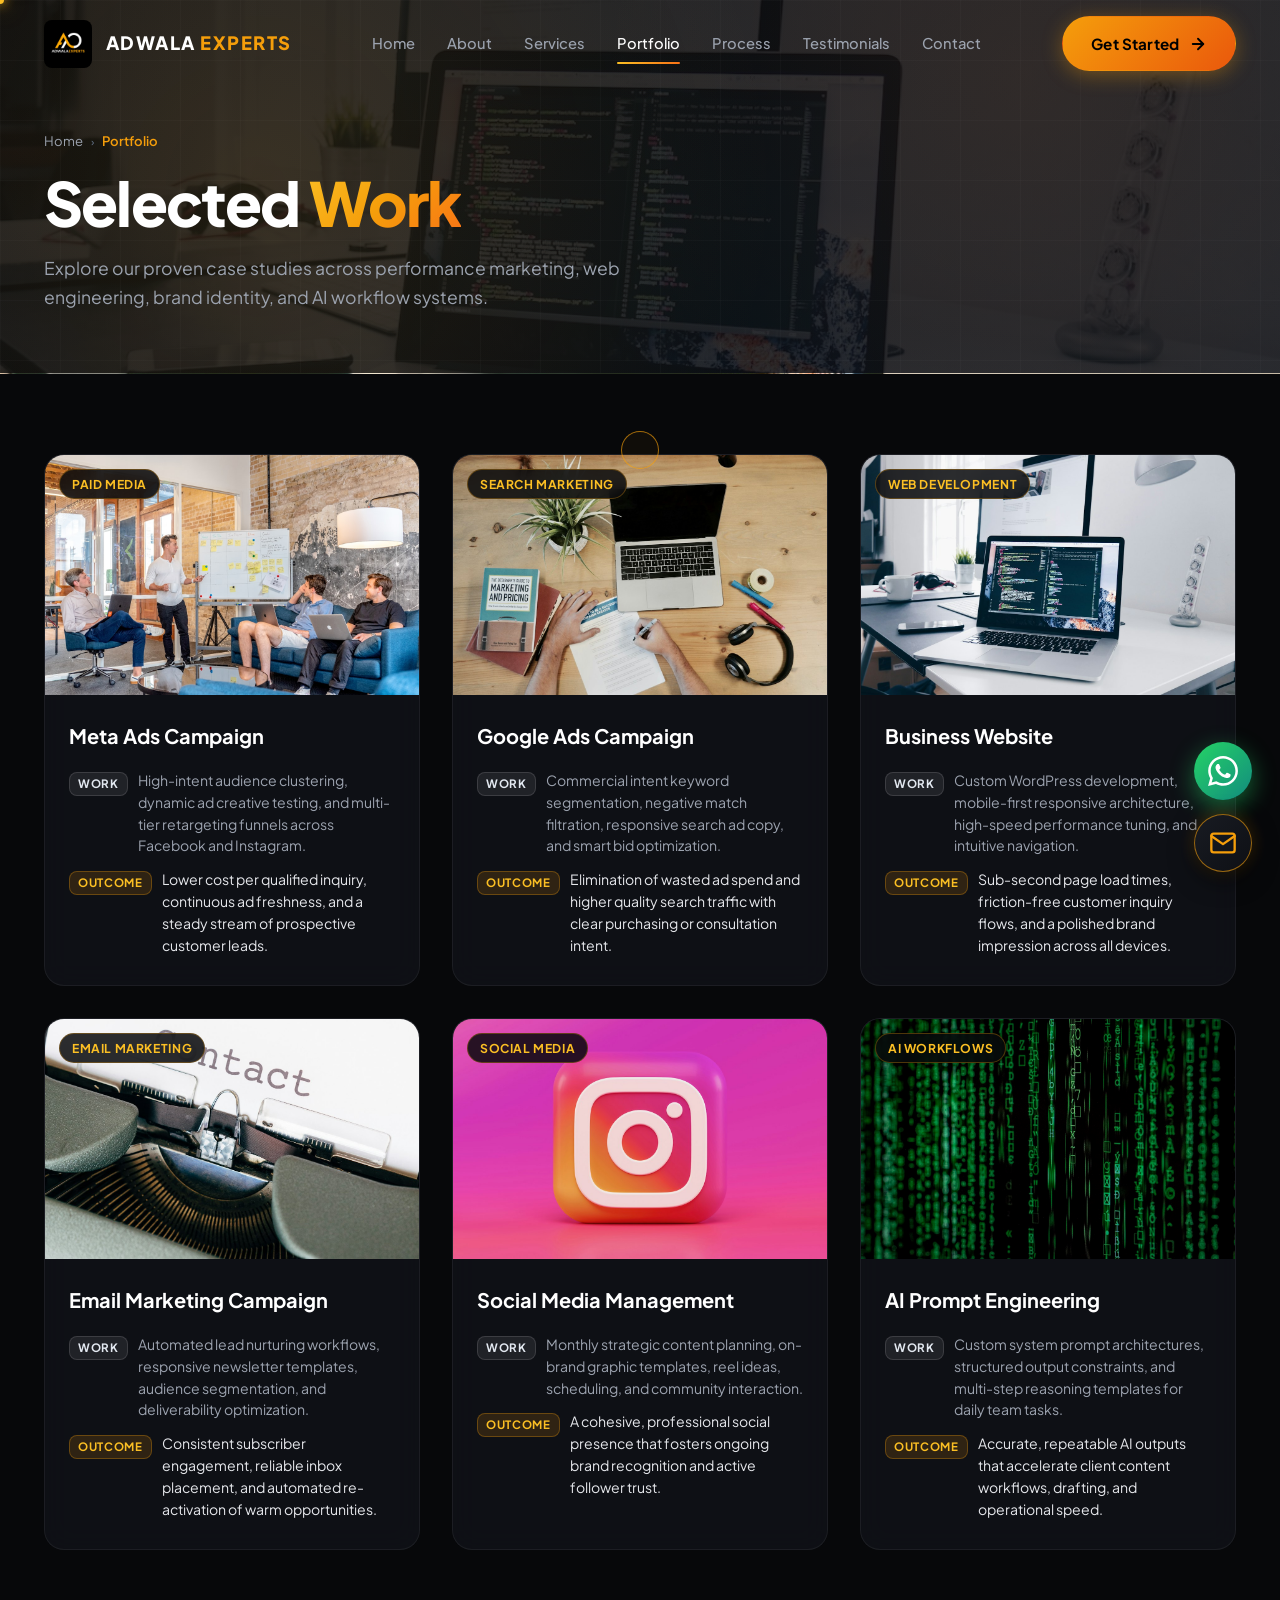
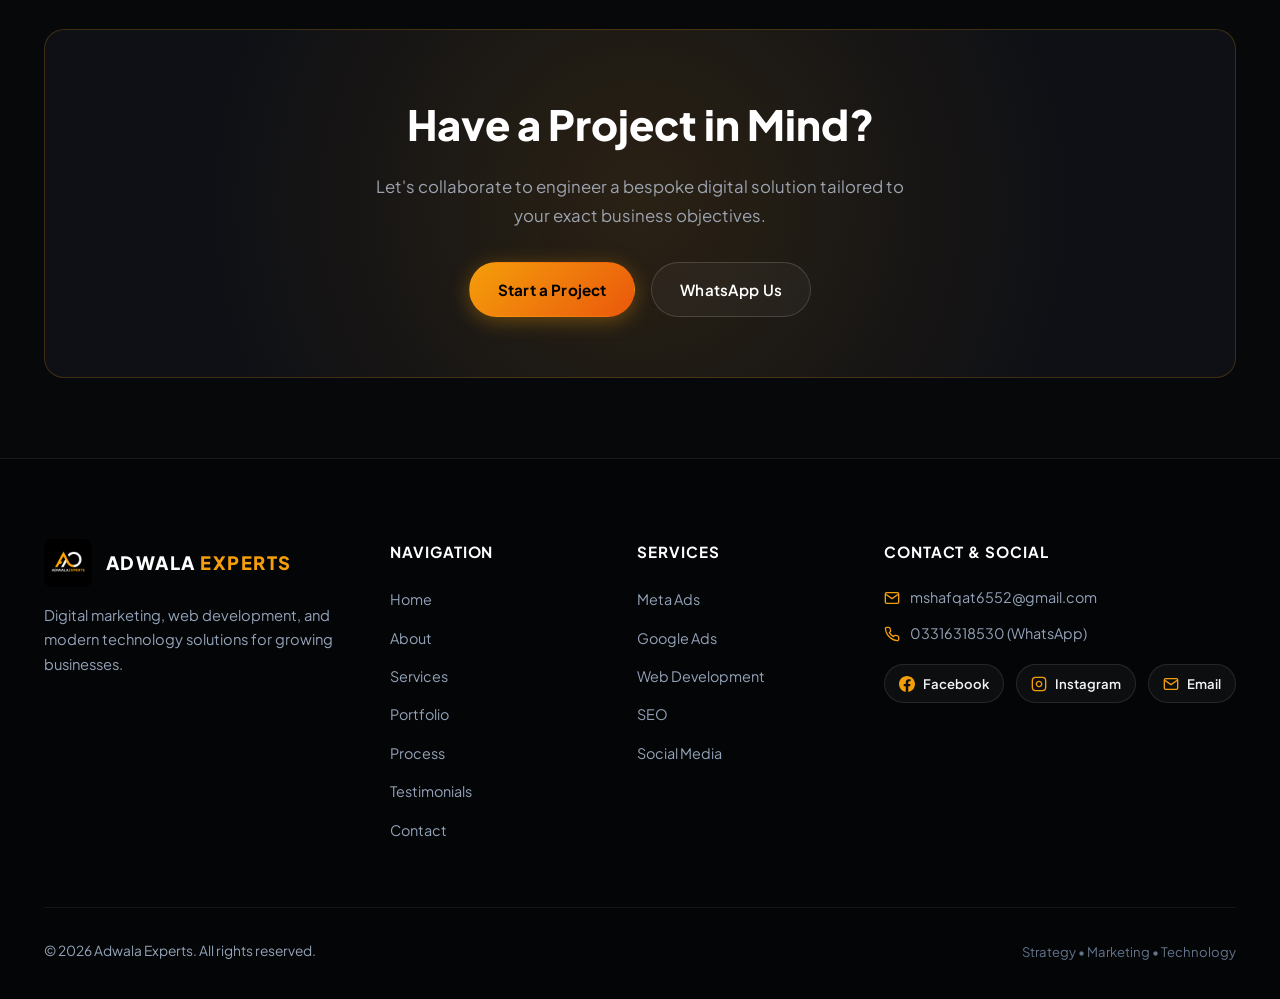
<file: portfolio.html>
﻿<!DOCTYPE html>
<html lang="en">
<head>
  <meta charset="UTF-8">
  <meta name="viewport" content="width=device-width, initial-scale=1.0">
  <title>Portfolio & Case Studies | Adwala Experts</title>
  <meta name="description" content="Explore selected client work, case studies, and proven digital growth solutions delivered by Adwala Experts.">
  <link rel="icon" type="image/jpeg" href="assets/images/adwala-logo.jpg">
  <link rel="preconnect" href="https://fonts.googleapis.com">
  <link rel="preconnect" href="https://fonts.gstatic.com" crossorigin>
  <link href="https://fonts.googleapis.com/css2?family=Plus+Jakarta+Sans:wght@400;500;600;700;800&display=swap" rel="stylesheet">
  <link rel="stylesheet" href="assets/css/style.css">
  <link rel="stylesheet" href="assets/css/pages.css">
</head>
<body>
  </div>

  <header class="navbar" id="navbar">
    <div class="container navbar-inner">
      <a href="index.html" class="brand-logo-link" aria-label="Adwala Experts Home">
        <img src="assets/images/adwala-logo.jpg" alt="Adwala Experts Logo" class="brand-logo-img">
        <span class="brand-logo-text">Adwala <span>Experts</span></span>
      </a>
      <nav aria-label="Main Navigation">
        <ul class="nav-menu">
          <li><a href="index.html" class="nav-link">Home</a></li>
          <li><a href="about.html" class="nav-link">About</a></li>
          <li><a href="services.html" class="nav-link">Services</a></li>
          <li><a href="portfolio.html" class="nav-link active">Portfolio</a></li>
          <li><a href="process.html" class="nav-link">Process</a></li>
          <li><a href="testimonials.html" class="nav-link">Testimonials</a></li>
          <li><a href="contact.html" class="nav-link">Contact</a></li>
          <li class="nav-menu-cta" style="display:none;"><a href="contact.html" class="btn btn-primary" style="width:100%;">Get Started</a></li>
        </ul>
      </nav>
      <div class="navbar-actions">
        <a href="contact.html" class="btn btn-primary" id="navGetStarted">
          <span>Get Started</span>
          <svg class="btn-icon" viewBox="0 0 24 24" fill="none" stroke="currentColor" stroke-width="2.5" stroke-linecap="round" stroke-linejoin="round"><line x1="5" y1="12" x2="19" y2="12"></line><polyline points="12 5 19 12 12 19"></polyline></svg>
        </a>
        <button class="nav-toggle" aria-label="Toggle navigation" aria-expanded="false">
          <svg width="24" height="24" viewBox="0 0 24 24" fill="none" stroke="currentColor" stroke-width="2" stroke-linecap="round" stroke-linejoin="round"><line x1="3" y1="12" x2="21" y2="12"></line><line x1="3" y1="6" x2="21" y2="6"></line><line x1="3" y1="18" x2="21" y2="18"></line></svg>
        </button>
      </div>
    </div>
  </header>

  <main>
    <!-- Hero -->
    <section class="page-hero page-hero-portfolio">
      <div class="container page-hero-inner">
        <nav class="breadcrumb" aria-label="Breadcrumb">
          <a href="index.html">Home</a><span class="breadcrumb-sep">›</span>
          <span class="breadcrumb-current">Portfolio</span>
        </nav>
        <h1 class="page-hero-title">Selected <span class="accent">Work</span></h1>
        <p class="page-hero-sub">Explore our proven case studies across performance marketing, web engineering, brand identity, and AI workflow systems.</p>
      </div>
    </section>

    <div style="background: var(--bg-dark); padding: 80px 0;">
      <div class="container">

        <div class="portfolio-grid">
          <!-- 1. Meta Ads Campaign -->
          <article class="portfolio-card">
            <div class="portfolio-thumbnail-wrap">
              <span class="portfolio-badge">Paid Media</span>
              <img src="assets/images/portfolio-meta-ads.jpg" alt="Meta Ads Campaign Strategy & Execution" class="portfolio-thumbnail" loading="lazy">
            </div>
            <div class="portfolio-body">
              <h3 class="portfolio-title">Meta Ads Campaign</h3>
              <div class="portfolio-flow">
                <div class="flow-step">
                  <span class="flow-tag">Work</span>
                  <span class="flow-text">High-intent audience clustering, dynamic ad creative testing, and multi-tier retargeting funnels across Facebook and Instagram.</span>
                </div>
                <div class="flow-step">
                  <span class="flow-tag">Outcome</span>
                  <span class="flow-text">Lower cost per qualified inquiry, continuous ad freshness, and a steady stream of prospective customer leads.</span>
                </div>
              </div>
            </div>
          </article>

          <!-- 2. Google Ads Campaign -->
          <article class="portfolio-card">
            <div class="portfolio-thumbnail-wrap">
              <span class="portfolio-badge">Search Marketing</span>
              <img src="assets/images/portfolio-google-ads.jpg" alt="Google Ads High Intent Search Strategy" class="portfolio-thumbnail" loading="lazy">
            </div>
            <div class="portfolio-body">
              <h3 class="portfolio-title">Google Ads Campaign</h3>
              <div class="portfolio-flow">
                <div class="flow-step">
                  <span class="flow-tag">Work</span>
                  <span class="flow-text">Commercial intent keyword segmentation, negative match filtration, responsive search ad copy, and smart bid optimization.</span>
                </div>
                <div class="flow-step">
                  <span class="flow-tag">Outcome</span>
                  <span class="flow-text">Elimination of wasted ad spend and higher quality search traffic with clear purchasing or consultation intent.</span>
                </div>
              </div>
            </div>
          </article>

          <!-- 3. Business Website -->
          <article class="portfolio-card">
            <div class="portfolio-thumbnail-wrap">
              <span class="portfolio-badge">Web Development</span>
              <img src="assets/images/portfolio-web-dev.jpg" alt="Modern Responsive Business Website Architecture" class="portfolio-thumbnail" loading="lazy">
            </div>
            <div class="portfolio-body">
              <h3 class="portfolio-title">Business Website</h3>
              <div class="portfolio-flow">
                <div class="flow-step">
                  <span class="flow-tag">Work</span>
                  <span class="flow-text">Custom WordPress development, mobile-first responsive architecture, high-speed performance tuning, and intuitive navigation.</span>
                </div>
                <div class="flow-step">
                  <span class="flow-tag">Outcome</span>
                  <span class="flow-text">Sub-second page load times, friction-free customer inquiry flows, and a polished brand impression across all devices.</span>
                </div>
              </div>
            </div>
          </article>

          <!-- 4. Email Marketing Campaign -->
          <article class="portfolio-card">
            <div class="portfolio-thumbnail-wrap">
              <span class="portfolio-badge">Email Marketing</span>
              <img src="assets/images/portfolio-email.jpg" alt="Automated Email Lifecycle Sequences" class="portfolio-thumbnail" loading="lazy">
            </div>
            <div class="portfolio-body">
              <h3 class="portfolio-title">Email Marketing Campaign</h3>
              <div class="portfolio-flow">
                <div class="flow-step">
                  <span class="flow-tag">Work</span>
                  <span class="flow-text">Automated lead nurturing workflows, responsive newsletter templates, audience segmentation, and deliverability optimization.</span>
                </div>
                <div class="flow-step">
                  <span class="flow-tag">Outcome</span>
                  <span class="flow-text">Consistent subscriber engagement, reliable inbox placement, and automated re-activation of warm opportunities.</span>
                </div>
              </div>
            </div>
          </article>

          <!-- 5. Social Media Management -->
          <article class="portfolio-card">
            <div class="portfolio-thumbnail-wrap">
              <span class="portfolio-badge">Social Media</span>
              <img src="assets/images/portfolio-social.jpg" alt="Brand Social Media Content Curation and Strategy" class="portfolio-thumbnail" loading="lazy">
            </div>
            <div class="portfolio-body">
              <h3 class="portfolio-title">Social Media Management</h3>
              <div class="portfolio-flow">
                <div class="flow-step">
                  <span class="flow-tag">Work</span>
                  <span class="flow-text">Monthly strategic content planning, on-brand graphic templates, reel ideas, scheduling, and community interaction.</span>
                </div>
                <div class="flow-step">
                  <span class="flow-tag">Outcome</span>
                  <span class="flow-text">A cohesive, professional social presence that fosters ongoing brand recognition and active follower trust.</span>
                </div>
              </div>
            </div>
          </article>

          <!-- 6. AI Prompt Engineering -->
          <article class="portfolio-card">
            <div class="portfolio-thumbnail-wrap">
              <span class="portfolio-badge">AI Workflows</span>
              <img src="assets/images/portfolio-prompt-eng.jpg" alt="AI Prompt Engineering and Practical Workflow Systems" class="portfolio-thumbnail" loading="lazy">
            </div>
            <div class="portfolio-body">
              <h3 class="portfolio-title">AI Prompt Engineering</h3>
              <div class="portfolio-flow">
                <div class="flow-step">
                  <span class="flow-tag">Work</span>
                  <span class="flow-text">Custom system prompt architectures, structured output constraints, and multi-step reasoning templates for daily team tasks.</span>
                </div>
                <div class="flow-step">
                  <span class="flow-tag">Outcome</span>
                  <span class="flow-text">Accurate, repeatable AI outputs that accelerate client content workflows, drafting, and operational speed.</span>
                </div>
              </div>
            </div>
          </article>
        </div>

        <!-- CTA Banner -->
        <div class="page-cta-banner" style="margin-top: 80px;">
          <h2>Have a Project in Mind?</h2>
          <p>Let's collaborate to engineer a bespoke digital solution tailored to your exact business objectives.</p>
          <div class="page-cta-actions">
            <a href="contact.html" class="btn btn-primary">Start a Project</a>
            <a href="https://wa.me/923316318530" target="_blank" rel="noopener noreferrer" class="btn btn-secondary">WhatsApp Us</a>
          </div>
        </div>

      </div>
    </div>
  </main>

  <footer class="footer">
    <div class="container">
      <div class="footer-top">
        <div class="footer-brand-col">
          <a href="index.html" class="brand-logo-link" style="margin-bottom:16px;">
            <img src="assets/images/adwala-logo.jpg" alt="Adwala Experts Logo" class="brand-logo-img">
            <span class="brand-logo-text">Adwala <span>Experts</span></span>
          </a>
          <p class="footer-desc">
            Digital marketing, web development, and modern technology solutions for growing businesses.
          </p>
        </div>
        <div>
          <h4 class="footer-col-title">Navigation</h4>
          <ul class="footer-links">
            <li><a href="index.html" class="footer-link">Home</a></li>
            <li><a href="about.html" class="footer-link">About</a></li>
            <li><a href="services.html" class="footer-link">Services</a></li>
            <li><a href="portfolio.html" class="footer-link">Portfolio</a></li>
            <li><a href="process.html" class="footer-link">Process</a></li>
            <li><a href="testimonials.html" class="footer-link">Testimonials</a></li>
            <li><a href="contact.html" class="footer-link">Contact</a></li>
          </ul>
        </div>
        <div>
          <h4 class="footer-col-title">Services</h4>
          <ul class="footer-links">
            <li><a href="services.html#meta-ads" class="footer-link">Meta Ads</a></li>
            <li><a href="services.html#google-ads" class="footer-link">Google Ads</a></li>
            <li><a href="services.html#web-dev" class="footer-link">Web Development</a></li>
            <li><a href="services.html#seo" class="footer-link">SEO</a></li>
            <li><a href="services.html#social-media" class="footer-link">Social Media</a></li>
          </ul>
        </div>
        <div>
          <h4 class="footer-col-title">Contact & Social</h4>
          <div class="footer-contact-item">
            <svg viewBox="0 0 24 24" fill="none" stroke="currentColor" stroke-width="2"><path d="M4 4h16c1.1 0 2 .9 2 2v12c0 1.1-.9 2-2 2H4c-1.1 0-2-.9-2-2V6c0-1.1.9-2 2-2z"></path><polyline points="22,6 12,13 2,6"></polyline></svg>
            <a href="mailto:mshafqat6552@gmail.com" class="footer-link">mshafqat6552@gmail.com</a>
          </div>
          <div class="footer-contact-item">
            <svg viewBox="0 0 24 24" fill="none" stroke="currentColor" stroke-width="2"><path d="M22 16.92v3a2 2 0 0 1-2.18 2 19.79 19.79 0 0 1-8.63-3.07 19.5 19.5 0 0 1-6-6 19.79 19.79 0 0 1-3.07-8.67A2 2 0 0 1 4.11 2h3a2 2 0 0 1 2 1.72 12.84 12.84 0 0 0 .7 2.81 2 2 0 0 1-.45 2.11L8.09 9.91a16 16 0 0 0 6 6l1.27-1.27a2 2 0 0 1 2.11-.45 12.84 12.84 0 0 0 2.81.7A2 2 0 0 1 22 16.92z"></path></svg>
            <a href="https://wa.me/923316318530" target="_blank" rel="noopener noreferrer" class="footer-link">03316318530 (WhatsApp)</a>
          </div>
          <div class="social-links-strip">
            <a href="https://www.facebook.com/adwalaexpert.pk" target="_blank" rel="noopener noreferrer" class="social-badge-btn" title="Facebook">
              <svg viewBox="0 0 24 24" fill="currentColor"><path d="M24 12.073c0-6.627-5.373-12-12-12s-12 5.373-12 12c0 5.99 4.388 10.954 10.125 11.854v-8.385H7.078v-3.47h3.047V9.43c0-3.007 1.792-4.669 4.533-4.669 1.312 0 2.686.235 2.686.235v2.953H15.83c-1.491 0-1.956.925-1.956 1.874v2.25h3.328l-.532 3.47h-2.796v8.385C19.612 23.027 24 18.062 24 12.073z"/></svg>
              <span>Facebook</span>
            </a>
            <a href="https://www.instagram.com/adwalaexperts.pk" target="_blank" rel="noopener noreferrer" class="social-badge-btn" title="Instagram">
              <svg viewBox="0 0 24 24" fill="none" stroke="currentColor" stroke-width="2"><rect x="2" y="2" width="20" height="20" rx="5" ry="5"></rect><path d="M16 11.37A4 4 0 1 1 12.63 8 4 4 0 0 1 16 11.37z"></path><line x1="17.5" y1="6.5" x2="17.51" y2="6.5"></line></svg>
              <span>Instagram</span>
            </a>
            <a href="mailto:mshafqat6552@gmail.com" class="social-badge-btn" title="Email Us">
              <svg viewBox="0 0 24 24" fill="none" stroke="currentColor" stroke-width="2"><path d="M4 4h16c1.1 0 2 .9 2 2v12c0 1.1-.9 2-2 2H4c-1.1 0-2-.9-2-2V6c0-1.1.9-2 2-2z"></path><polyline points="22,6 12,13 2,6"></polyline></svg>
              <span>Email</span>
            </a>
          </div>
        </div>
      </div>
      <div class="footer-bottom">
        <p class="footer-copy">© 2026 Adwala Experts. All rights reserved.</p>
        <p style="color: var(--text-dim); font-size: 0.82rem;">Strategy • Marketing • Technology</p>
      </div>
    </div>
  </footer>

  <div class="floating-contact-stack">
    <a href="https://wa.me/923316318530" target="_blank" rel="noopener noreferrer" class="floating-contact-btn floating-whatsapp-btn" title="WhatsApp">
      <svg class="floating-icon" viewBox="0 0 24 24"><path fill="currentColor" d="M.057 24l1.687-6.163c-1.041-1.804-1.588-3.849-1.587-5.946.003-6.556 5.338-11.891 11.893-11.891 3.181.001 6.167 1.24 8.413 3.488 2.245 2.248 3.481 5.236 3.48 8.414-.003 6.557-5.338 11.892-11.893 11.892-1.99-.001-3.951-.5-5.688-1.448l-6.305 1.654zm6.597-3.807c1.676.995 3.276 1.591 5.392 1.592 5.448 0 9.886-4.434 9.889-9.885.002-5.462-4.415-9.89-9.881-9.892-5.452 0-9.887 4.434-9.889 9.884-.001 2.225.651 3.891 1.746 5.634l-.999 3.648 3.742-.981zm11.387-5.464c-.074-.124-.272-.198-.57-.347-.297-.149-1.758-.868-2.031-.967-.272-.099-.47-.149-.669.149-.198.297-.768.967-.941 1.165-.173.198-.347.223-.644.074-.297-.149-1.255-.462-2.39-1.475-.883-.788-1.48-1.761-1.653-2.059-.173-.297-.018-.458.13-.606.134-.133.297-.347.446-.521.151-.172.2-.296.3-.495.099-.198.05-.372-.025-.521-.075-.148-.669-1.611-.916-2.206-.242-.579-.487-.501-.669-.51l-.57-.01c-.198 0-.52.074-.792.372s-1.04 1.016-1.04 2.479 1.065 2.876 1.213 3.074c.149.198 2.095 3.2 5.076 4.487.709.306 1.263.489 1.694.626.712.226 1.36.194 1.872.118.571-.085 1.758-.719 2.006-1.413.248-.695.248-1.29.173-1.414z"/></svg>
      <span class="floating-tooltip">WhatsApp: 03316318530</span>
    </a>
    <a href="mailto:mshafqat6552@gmail.com" class="floating-contact-btn floating-email-btn" title="Email Us">
      <svg class="floating-icon" viewBox="0 0 24 24" fill="none" stroke="currentColor" stroke-width="2" stroke-linecap="round" stroke-linejoin="round"><path d="M4 4h16c1.1 0 2 .9 2 2v12c0 1.1-.9 2-2 2H4c-1.1 0-2-.9-2-2V6c0-1.1.9-2 2-2z"></path><polyline points="22,6 12,13 2,6"></polyline></svg>
      <span class="floating-tooltip">Email: mshafqat6552@gmail.com</span>
    </a>
  </div>

  <script src="assets/js/main.js"></script>
</body>
</html>
</file>
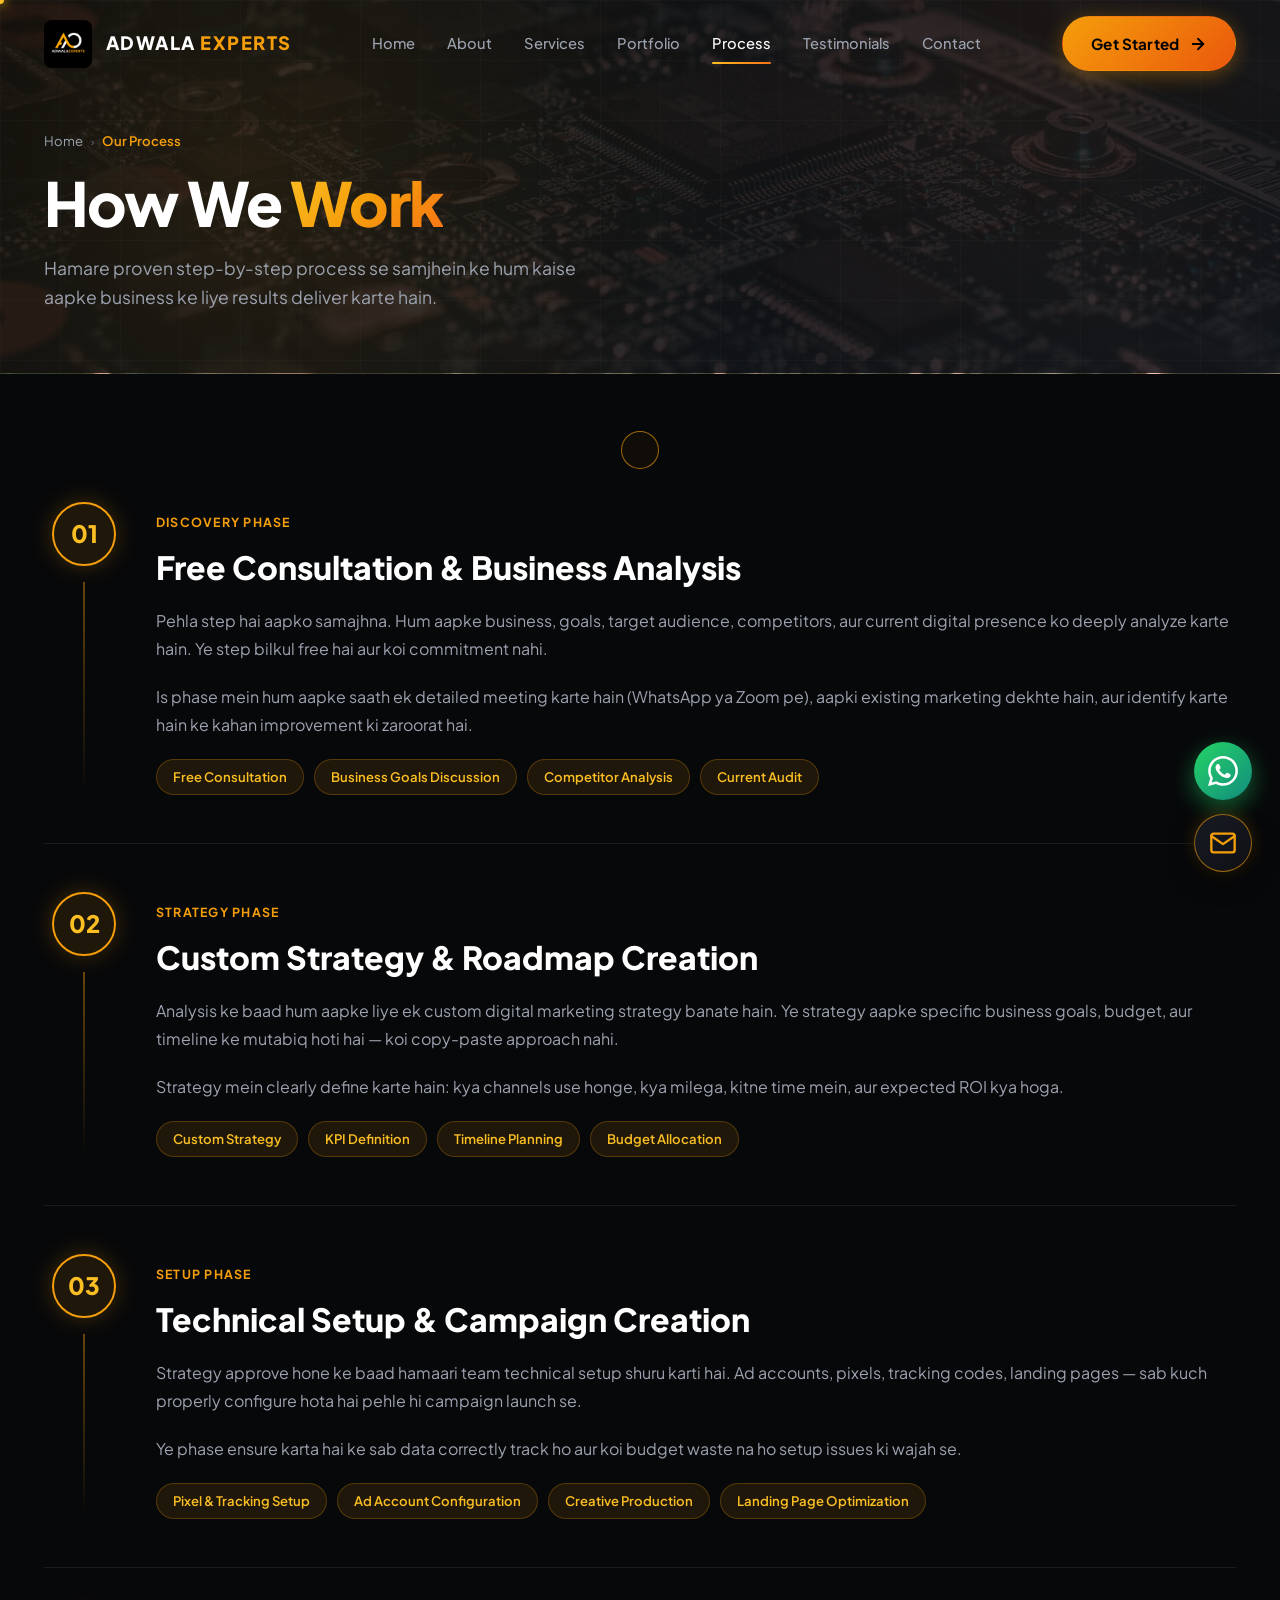
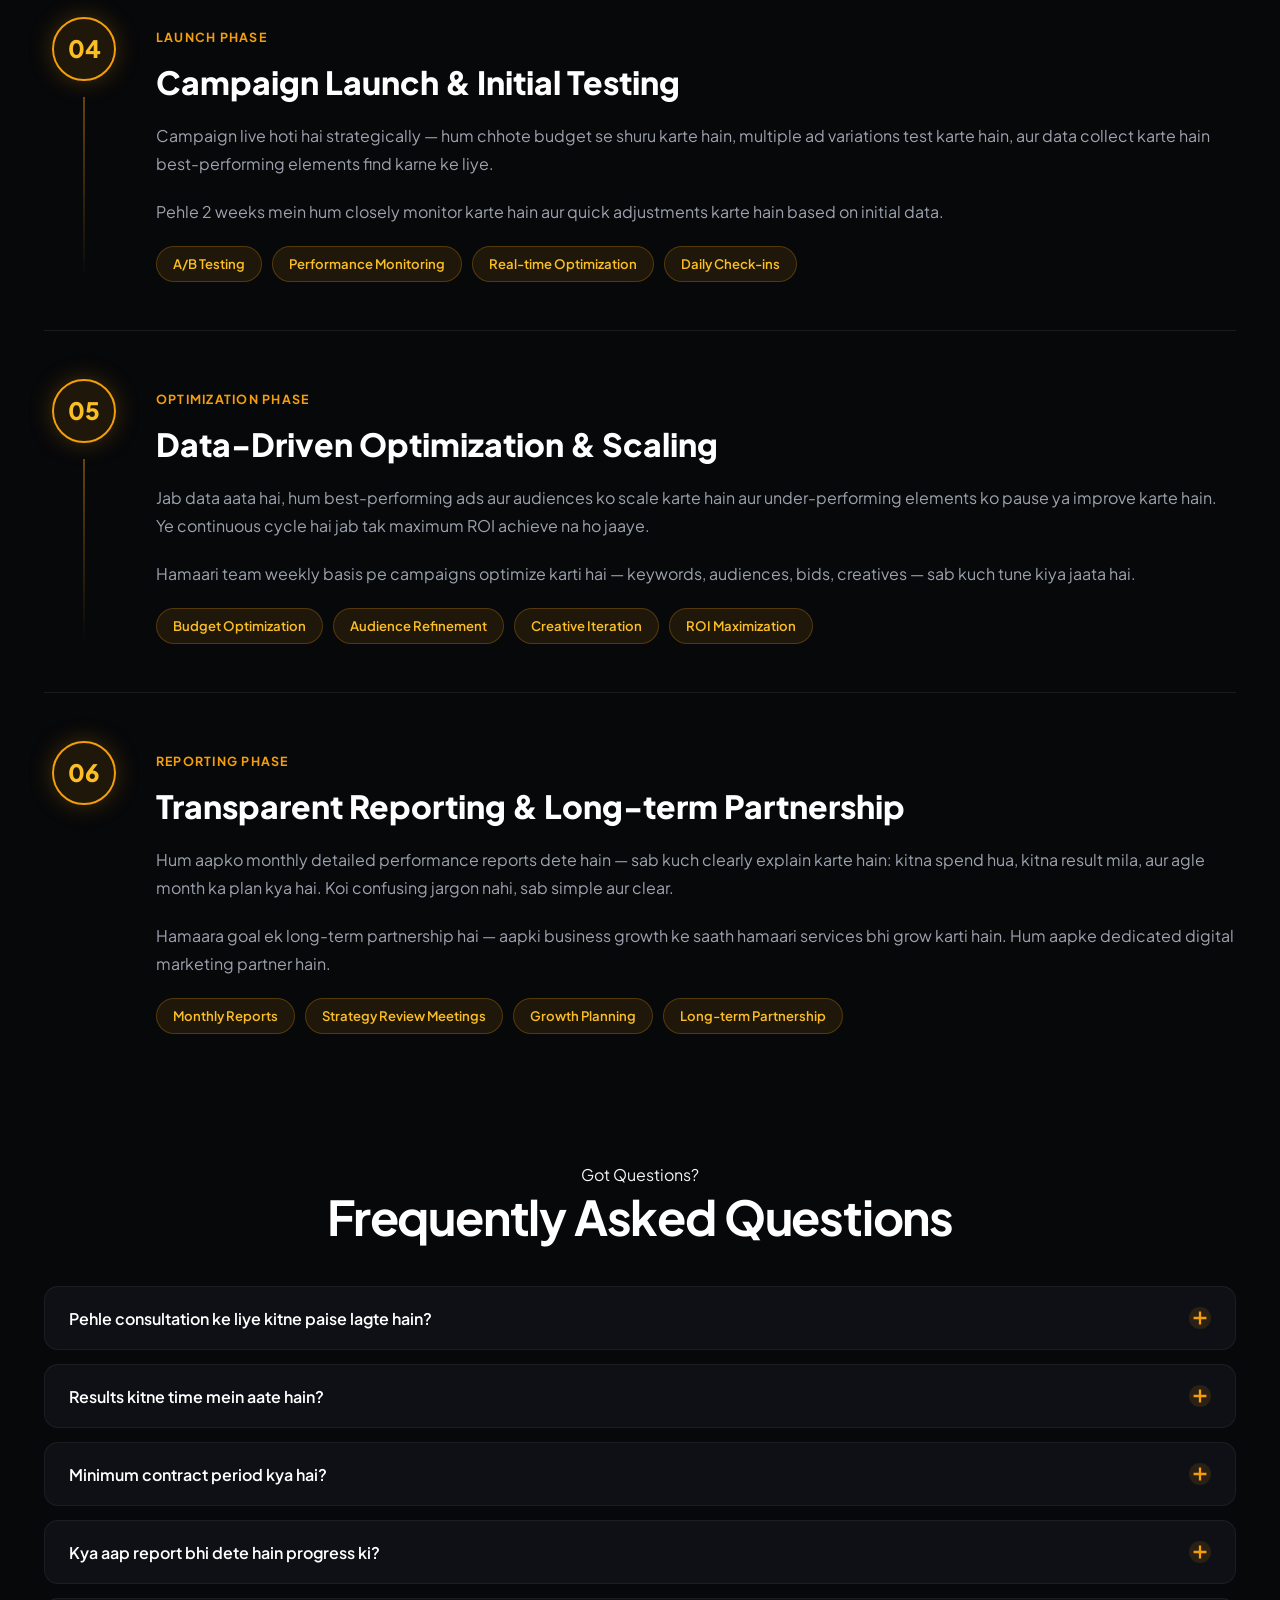
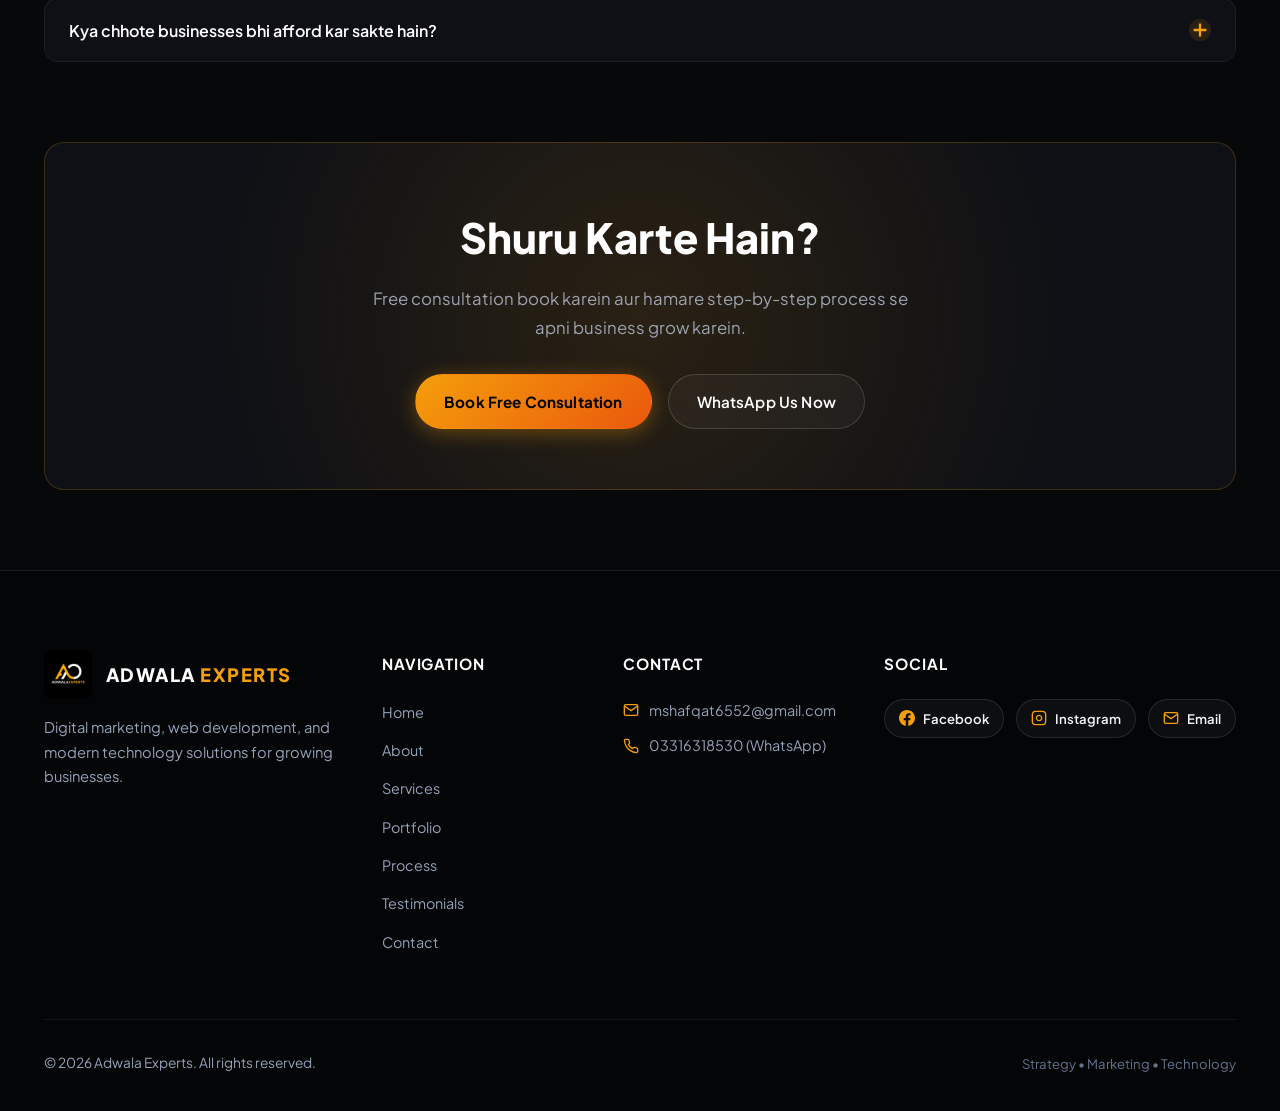
<file: process.html>
﻿<!DOCTYPE html>
<html lang="en">
<head>
  <meta charset="UTF-8">
  <meta name="viewport" content="width=device-width, initial-scale=1.0">
  <title>Our Process | Adwala Experts — How We Work</title>
  <meta name="description" content="Learn how Adwala Experts works — our step-by-step process for delivering exceptional digital marketing results for every client.">
  <link rel="icon" type="image/jpeg" href="assets/images/adwala-logo.jpg">
  <link rel="preconnect" href="https://fonts.googleapis.com">
  <link rel="preconnect" href="https://fonts.gstatic.com" crossorigin>
  <link href="https://fonts.googleapis.com/css2?family=Plus+Jakarta+Sans:wght@400;500;600;700;800&display=swap" rel="stylesheet">
  <link rel="stylesheet" href="assets/css/style.css">
  <link rel="stylesheet" href="assets/css/pages.css">
  <style>
    .big-process-grid { display: flex; flex-direction: column; gap: 0; }
    .big-process-step {
      display: grid;
      grid-template-columns: 80px 1fr;
      gap: 32px;
      padding: 48px 0;
      border-bottom: 1px solid var(--border-subtle);
      position: relative;
    }
    .big-process-step:last-child { border-bottom: none; }
    .bps-left { display: flex; flex-direction: column; align-items: center; gap: 0; }
    .bps-num {
      width: 64px; height: 64px; border-radius: 50%;
      background: rgba(245,158,11,0.1); border: 2px solid var(--amber-primary);
      display: flex; align-items: center; justify-content: center;
      font-family: var(--font-heading); font-size: 1.5rem; font-weight: 800;
      color: var(--amber-light); box-shadow: 0 0 24px rgba(245,158,11,0.25);
      flex-shrink: 0;
    }
    .bps-line { width: 2px; flex-grow: 1; background: linear-gradient(180deg, rgba(245,158,11,0.4), transparent); margin-top: 16px; min-height: 40px; }
    .big-process-step:last-child .bps-line { display: none; }
    .bps-right { padding-top: 10px; }
    .bps-label { font-size: 0.78rem; font-weight: 700; color: var(--amber-primary); text-transform: uppercase; letter-spacing: 0.1em; margin-bottom: 8px; }
    .bps-title { font-size: clamp(1.4rem,3vw,2rem); font-weight: 800; color: var(--text-white); margin-bottom: 14px; }
    .bps-desc { font-size: 1rem; color: var(--text-muted); line-height: 1.75; margin-bottom: 20px; }
    .bps-chips { display: flex; flex-wrap: wrap; gap: 10px; }
    .bps-chip { padding: 6px 16px; background: rgba(245,158,11,0.1); border: 1px solid rgba(245,158,11,0.25); border-radius: var(--radius-full); font-size: 0.82rem; font-weight: 600; color: var(--amber-light); }
    @media (max-width: 640px) {
      .big-process-step { grid-template-columns: 50px 1fr; gap: 18px; padding: 32px 0; }
      .bps-num { width: 48px; height: 48px; font-size: 1.15rem; }
    }
  </style>
</head>
<body>
  </div>

  <header class="navbar" id="navbar">
    <div class="container navbar-inner">
      <a href="index.html" class="brand-logo-link" aria-label="Adwala Experts Home">
        <img src="assets/images/adwala-logo.jpg" alt="Adwala Experts Logo" class="brand-logo-img">
        <span class="brand-logo-text">Adwala <span>Experts</span></span>
      </a>
      <nav aria-label="Main Navigation">
        <ul class="nav-menu">
          <li><a href="index.html" class="nav-link">Home</a></li>
          <li><a href="about.html" class="nav-link">About</a></li>
          <li><a href="services.html" class="nav-link">Services</a></li>
          <li><a href="portfolio.html" class="nav-link">Portfolio</a></li>
          <li><a href="process.html" class="nav-link active">Process</a></li>
          <li><a href="testimonials.html" class="nav-link">Testimonials</a></li>
          <li><a href="contact.html" class="nav-link">Contact</a></li>
          <li class="nav-menu-cta" style="display:none;"><a href="contact.html" class="btn btn-primary" style="width:100%;">Get Started</a></li>
        </ul>
      </nav>
      <div class="navbar-actions">
        <a href="contact.html" class="btn btn-primary" id="navGetStarted">
          <span>Get Started</span>
          <svg class="btn-icon" viewBox="0 0 24 24" fill="none" stroke="currentColor" stroke-width="2.5" stroke-linecap="round" stroke-linejoin="round"><line x1="5" y1="12" x2="19" y2="12"></line><polyline points="12 5 19 12 12 19"></polyline></svg>
        </a>
        <button class="nav-toggle" aria-label="Toggle navigation" aria-expanded="false">
          <svg width="24" height="24" viewBox="0 0 24 24" fill="none" stroke="currentColor" stroke-width="2" stroke-linecap="round" stroke-linejoin="round"><line x1="3" y1="12" x2="21" y2="12"></line><line x1="3" y1="6" x2="21" y2="6"></line><line x1="3" y1="18" x2="21" y2="18"></line></svg>
        </button>
      </div>
    </div>
  </header>

  <main>
    <section class="page-hero page-hero-process">
      <div class="container page-hero-inner">
        <nav class="breadcrumb" aria-label="Breadcrumb">
          <a href="index.html">Home</a><span class="breadcrumb-sep">›</span>
          <span class="breadcrumb-current">Our Process</span>
        </nav>
        <h1 class="page-hero-title">How We <span class="accent">Work</span></h1>
        <p class="page-hero-sub">Hamare proven step-by-step process se samjhein ke hum kaise aapke business ke liye results deliver karte hain.</p>
      </div>
    </section>

    <div style="background: var(--bg-dark); padding: 80px 0;">
      <div class="container">

        <div class="big-process-grid">

          <div class="big-process-step">
            <div class="bps-left"><div class="bps-num">01</div><div class="bps-line"></div></div>
            <div class="bps-right">
              <div class="bps-label">Discovery Phase</div>
              <h2 class="bps-title">Free Consultation & Business Analysis</h2>
              <p class="bps-desc">Pehla step hai aapko samajhna. Hum aapke business, goals, target audience, competitors, aur current digital presence ko deeply analyze karte hain. Ye step bilkul free hai aur koi commitment nahi.</p>
              <p class="bps-desc">Is phase mein hum aapke saath ek detailed meeting karte hain (WhatsApp ya Zoom pe), aapki existing marketing dekhte hain, aur identify karte hain ke kahan improvement ki zaroorat hai.</p>
              <div class="bps-chips">
                <span class="bps-chip">Free Consultation</span>
                <span class="bps-chip">Business Goals Discussion</span>
                <span class="bps-chip">Competitor Analysis</span>
                <span class="bps-chip">Current Audit</span>
              </div>
            </div>
          </div>

          <div class="big-process-step">
            <div class="bps-left"><div class="bps-num">02</div><div class="bps-line"></div></div>
            <div class="bps-right">
              <div class="bps-label">Strategy Phase</div>
              <h2 class="bps-title">Custom Strategy & Roadmap Creation</h2>
              <p class="bps-desc">Analysis ke baad hum aapke liye ek custom digital marketing strategy banate hain. Ye strategy aapke specific business goals, budget, aur timeline ke mutabiq hoti hai — koi copy-paste approach nahi.</p>
              <p class="bps-desc">Strategy mein clearly define karte hain: kya channels use honge, kya milega, kitne time mein, aur expected ROI kya hoga.</p>
              <div class="bps-chips">
                <span class="bps-chip">Custom Strategy</span>
                <span class="bps-chip">KPI Definition</span>
                <span class="bps-chip">Timeline Planning</span>
                <span class="bps-chip">Budget Allocation</span>
              </div>
            </div>
          </div>

          <div class="big-process-step">
            <div class="bps-left"><div class="bps-num">03</div><div class="bps-line"></div></div>
            <div class="bps-right">
              <div class="bps-label">Setup Phase</div>
              <h2 class="bps-title">Technical Setup & Campaign Creation</h2>
              <p class="bps-desc">Strategy approve hone ke baad hamaari team technical setup shuru karti hai. Ad accounts, pixels, tracking codes, landing pages — sab kuch properly configure hota hai pehle hi campaign launch se.</p>
              <p class="bps-desc">Ye phase ensure karta hai ke sab data correctly track ho aur koi budget waste na ho setup issues ki wajah se.</p>
              <div class="bps-chips">
                <span class="bps-chip">Pixel & Tracking Setup</span>
                <span class="bps-chip">Ad Account Configuration</span>
                <span class="bps-chip">Creative Production</span>
                <span class="bps-chip">Landing Page Optimization</span>
              </div>
            </div>
          </div>

          <div class="big-process-step">
            <div class="bps-left"><div class="bps-num">04</div><div class="bps-line"></div></div>
            <div class="bps-right">
              <div class="bps-label">Launch Phase</div>
              <h2 class="bps-title">Campaign Launch & Initial Testing</h2>
              <p class="bps-desc">Campaign live hoti hai strategically — hum chhote budget se shuru karte hain, multiple ad variations test karte hain, aur data collect karte hain best-performing elements find karne ke liye.</p>
              <p class="bps-desc">Pehle 2 weeks mein hum closely monitor karte hain aur quick adjustments karte hain based on initial data.</p>
              <div class="bps-chips">
                <span class="bps-chip">A/B Testing</span>
                <span class="bps-chip">Performance Monitoring</span>
                <span class="bps-chip">Real-time Optimization</span>
                <span class="bps-chip">Daily Check-ins</span>
              </div>
            </div>
          </div>

          <div class="big-process-step">
            <div class="bps-left"><div class="bps-num">05</div><div class="bps-line"></div></div>
            <div class="bps-right">
              <div class="bps-label">Optimization Phase</div>
              <h2 class="bps-title">Data-Driven Optimization & Scaling</h2>
              <p class="bps-desc">Jab data aata hai, hum best-performing ads aur audiences ko scale karte hain aur under-performing elements ko pause ya improve karte hain. Ye continuous cycle hai jab tak maximum ROI achieve na ho jaaye.</p>
              <p class="bps-desc">Hamaari team weekly basis pe campaigns optimize karti hai — keywords, audiences, bids, creatives — sab kuch tune kiya jaata hai.</p>
              <div class="bps-chips">
                <span class="bps-chip">Budget Optimization</span>
                <span class="bps-chip">Audience Refinement</span>
                <span class="bps-chip">Creative Iteration</span>
                <span class="bps-chip">ROI Maximization</span>
              </div>
            </div>
          </div>

          <div class="big-process-step">
            <div class="bps-left"><div class="bps-num">06</div></div>
            <div class="bps-right">
              <div class="bps-label">Reporting Phase</div>
              <h2 class="bps-title">Transparent Reporting & Long-term Partnership</h2>
              <p class="bps-desc">Hum aapko monthly detailed performance reports dete hain — sab kuch clearly explain karte hain: kitna spend hua, kitna result mila, aur agle month ka plan kya hai. Koi confusing jargon nahi, sab simple aur clear.</p>
              <p class="bps-desc">Hamaara goal ek long-term partnership hai — aapki business growth ke saath hamaari services bhi grow karti hain. Hum aapke dedicated digital marketing partner hain.</p>
              <div class="bps-chips">
                <span class="bps-chip">Monthly Reports</span>
                <span class="bps-chip">Strategy Review Meetings</span>
                <span class="bps-chip">Growth Planning</span>
                <span class="bps-chip">Long-term Partnership</span>
              </div>
            </div>
          </div>

        </div>

        <!-- FAQ -->
        <div style="margin-top: 80px; margin-bottom: 60px;">
          <div class="section-header" style="margin-bottom:40px;">
            <div class="section-label">Got Questions?</div>
            <h2 class="section-title">Frequently Asked <span class="section-title-accent">Questions</span></h2>
          </div>
          <div class="faq-list" id="faqList">
            <div class="faq-item">
              <button class="faq-question">Pehle consultation ke liye kitne paise lagte hain?
                <span class="faq-icon"><svg viewBox="0 0 24 24" fill="none" stroke="currentColor" stroke-width="2.5"><line x1="12" y1="5" x2="12" y2="19"></line><line x1="5" y1="12" x2="19" y2="12"></line></svg></span>
              </button>
              <div class="faq-answer">Consultation bilkul free hai. Hum pehle aapka business samajhte hain, phir strategy banate hain. Koi hidden charges nahi.</div>
            </div>
            <div class="faq-item">
              <button class="faq-question">Results kitne time mein aate hain?
                <span class="faq-icon"><svg viewBox="0 0 24 24" fill="none" stroke="currentColor" stroke-width="2.5"><line x1="12" y1="5" x2="12" y2="19"></line><line x1="5" y1="12" x2="19" y2="12"></line></svg></span>
              </button>
              <div class="faq-answer">Paid ads (Meta/Google) 2-4 weeks mein results dena shuru karte hain. SEO 3-6 mahine ka time leta hai. Social media growth 1-2 mahine mein visible hoti hai. Exact timeline aapki industry aur budget pe depend karti hai.</div>
            </div>
            <div class="faq-item">
              <button class="faq-question">Minimum contract period kya hai?
                <span class="faq-icon"><svg viewBox="0 0 24 24" fill="none" stroke="currentColor" stroke-width="2.5"><line x1="12" y1="5" x2="12" y2="19"></line><line x1="5" y1="12" x2="19" y2="12"></line></svg></span>
              </button>
              <div class="faq-answer">Hamaara minimum contract 3 months ka hai — kyunki real results ke liye time chahiye. Lekin agar aap satisfied nahi hain to hum baatein kar sakte hain. Client satisfaction hamaari priority hai.</div>
            </div>
            <div class="faq-item">
              <button class="faq-question">Kya aap report bhi dete hain progress ki?
                <span class="faq-icon"><svg viewBox="0 0 24 24" fill="none" stroke="currentColor" stroke-width="2.5"><line x1="12" y1="5" x2="12" y2="19"></line><line x1="5" y1="12" x2="19" y2="12"></line></svg></span>
              </button>
              <div class="faq-answer">Haan, bilkul. Hum monthly detailed performance report dete hain jisme sab numbers, graphs, aur next steps clearly explain kiye hote hain. Aap hamesha jaante hain ke aapka paisa kahaan ja raha hai.</div>
            </div>
            <div class="faq-item">
              <button class="faq-question">Kya chhote businesses bhi afford kar sakte hain?
                <span class="faq-icon"><svg viewBox="0 0 24 24" fill="none" stroke="currentColor" stroke-width="2.5"><line x1="12" y1="5" x2="12" y2="19"></line><line x1="5" y1="12" x2="19" y2="12"></line></svg></span>
              </button>
              <div class="faq-answer">Haan! Hamaari services chhote se medium businesses ke liye design ki gayi hain. Hum aapke budget ke mutabiq best possible solution recommend karte hain. PKR 10,000 se bhi shuru kar sakte hain.</div>
            </div>
          </div>
        </div>

        <!-- CTA -->
        <div class="page-cta-banner">
          <h2>Shuru Karte Hain?</h2>
          <p>Free consultation book karein aur hamare step-by-step process se apni business grow karein.</p>
          <div class="page-cta-actions">
            <a href="contact.html" class="btn btn-primary">Book Free Consultation</a>
            <a href="https://wa.me/923316318530" target="_blank" rel="noopener noreferrer" class="btn btn-secondary">WhatsApp Us Now</a>
          </div>
        </div>

      </div>
    </div>
  </main>

  <footer class="footer">
    <div class="container">
      <div class="footer-top">
        <div class="footer-brand-col">
          <a href="index.html" class="brand-logo-link" style="margin-bottom:16px;">
            <img src="assets/images/adwala-logo.jpg" alt="Adwala Experts Logo" class="brand-logo-img">
            <span class="brand-logo-text">Adwala <span>Experts</span></span>
          </a>
          <p class="footer-desc">Digital marketing, web development, and modern technology solutions for growing businesses.</p>
        </div>
        <div>
          <h4 class="footer-col-title">Navigation</h4>
          <ul class="footer-links">
            <li><a href="index.html" class="footer-link">Home</a></li>
            <li><a href="about.html" class="footer-link">About</a></li>
            <li><a href="services.html" class="footer-link">Services</a></li>
            <li><a href="portfolio.html" class="footer-link">Portfolio</a></li>
            <li><a href="process.html" class="footer-link">Process</a></li>
            <li><a href="testimonials.html" class="footer-link">Testimonials</a></li>
            <li><a href="contact.html" class="footer-link">Contact</a></li>
          </ul>
        </div>
        <div>
          <h4 class="footer-col-title">Contact</h4>
          <div class="footer-contact-item">
            <svg viewBox="0 0 24 24" fill="none" stroke="currentColor" stroke-width="2"><path d="M4 4h16c1.1 0 2 .9 2 2v12c0 1.1-.9 2-2 2H4c-1.1 0-2-.9-2-2V6c0-1.1.9-2 2-2z"></path><polyline points="22,6 12,13 2,6"></polyline></svg>
            <a href="mailto:mshafqat6552@gmail.com" class="footer-link">mshafqat6552@gmail.com</a>
          </div>
          <div class="footer-contact-item">
            <svg viewBox="0 0 24 24" fill="none" stroke="currentColor" stroke-width="2"><path d="M22 16.92v3a2 2 0 0 1-2.18 2 19.79 19.79 0 0 1-8.63-3.07 19.5 19.5 0 0 1-6-6 19.79 19.79 0 0 1-3.07-8.67A2 2 0 0 1 4.11 2h3a2 2 0 0 1 2 1.72 12.84 12.84 0 0 0 .7 2.81 2 2 0 0 1-.45 2.11L8.09 9.91a16 16 0 0 0 6 6l1.27-1.27a2 2 0 0 1 2.11-.45 12.84 12.84 0 0 0 2.81.7A2 2 0 0 1 22 16.92z"></path></svg>
            <a href="https://wa.me/923316318530" target="_blank" rel="noopener noreferrer" class="footer-link">03316318530 (WhatsApp)</a>
          </div>
        </div>
        <div>
          <h4 class="footer-col-title">Social</h4>
          <div class="social-links-strip">
            <a href="https://www.facebook.com/adwalaexpert.pk" target="_blank" rel="noopener noreferrer" class="social-badge-btn" title="Facebook">
              <svg viewBox="0 0 24 24" fill="currentColor"><path d="M24 12.073c0-6.627-5.373-12-12-12s-12 5.373-12 12c0 5.99 4.388 10.954 10.125 11.854v-8.385H7.078v-3.47h3.047V9.43c0-3.007 1.792-4.669 4.533-4.669 1.312 0 2.686.235 2.686.235v2.953H15.83c-1.491 0-1.956.925-1.956 1.874v2.25h3.328l-.532 3.47h-2.796v8.385C19.612 23.027 24 18.062 24 12.073z"/></svg>
              <span>Facebook</span>
            </a>
            <a href="https://www.instagram.com/adwalaexperts.pk" target="_blank" rel="noopener noreferrer" class="social-badge-btn" title="Instagram">
              <svg viewBox="0 0 24 24" fill="none" stroke="currentColor" stroke-width="2"><rect x="2" y="2" width="20" height="20" rx="5" ry="5"></rect><path d="M16 11.37A4 4 0 1 1 12.63 8 4 4 0 0 1 16 11.37z"></path><line x1="17.5" y1="6.5" x2="17.51" y2="6.5"></line></svg>
              <span>Instagram</span>
            </a>
            <a href="mailto:mshafqat6552@gmail.com" class="social-badge-btn" title="Email Us">
              <svg viewBox="0 0 24 24" fill="none" stroke="currentColor" stroke-width="2"><path d="M4 4h16c1.1 0 2 .9 2 2v12c0 1.1-.9 2-2 2H4c-1.1 0-2-.9-2-2V6c0-1.1.9-2 2-2z"></path><polyline points="22,6 12,13 2,6"></polyline></svg>
              <span>Email</span>
            </a>
          </div>
        </div>
      </div>
      <div class="footer-bottom">
        <p class="footer-copy">© 2026 Adwala Experts. All rights reserved.</p>
        <p style="color: var(--text-dim); font-size: 0.82rem;">Strategy • Marketing • Technology</p>
      </div>
    </div>
  </footer>

  <div class="floating-contact-stack">
    <a href="https://wa.me/923316318530" target="_blank" rel="noopener noreferrer" class="floating-contact-btn floating-whatsapp-btn" title="WhatsApp">
      <svg class="floating-icon" viewBox="0 0 24 24"><path fill="currentColor" d="M.057 24l1.687-6.163c-1.041-1.804-1.588-3.849-1.587-5.946.003-6.556 5.338-11.891 11.893-11.891 3.181.001 6.167 1.24 8.413 3.488 2.245 2.248 3.481 5.236 3.48 8.414-.003 6.557-5.338 11.892-11.893 11.892-1.99-.001-3.951-.5-5.688-1.448l-6.305 1.654zm6.597-3.807c1.676.995 3.276 1.591 5.392 1.592 5.448 0 9.886-4.434 9.889-9.885.002-5.462-4.415-9.89-9.881-9.892-5.452 0-9.887 4.434-9.889 9.884-.001 2.225.651 3.891 1.746 5.634l-.999 3.648 3.742-.981zm11.387-5.464c-.074-.124-.272-.198-.57-.347-.297-.149-1.758-.868-2.031-.967-.272-.099-.47-.149-.669.149-.198.297-.768.967-.941 1.165-.173.198-.347.223-.644.074-.297-.149-1.255-.462-2.39-1.475-.883-.788-1.48-1.761-1.653-2.059-.173-.297-.018-.458.13-.606.134-.133.297-.347.446-.521.151-.172.2-.296.3-.495.099-.198.05-.372-.025-.521-.075-.148-.669-1.611-.916-2.206-.242-.579-.487-.501-.669-.51l-.57-.01c-.198 0-.52.074-.792.372s-1.04 1.016-1.04 2.479 1.065 2.876 1.213 3.074c.149.198 2.095 3.2 5.076 4.487.709.306 1.263.489 1.694.626.712.226 1.36.194 1.872.118.571-.085 1.758-.719 2.006-1.413.248-.695.248-1.29.173-1.414z"/></svg>
      <span class="floating-tooltip">WhatsApp: 03316318530</span>
    </a>
    <a href="mailto:mshafqat6552@gmail.com" class="floating-contact-btn floating-email-btn" title="Email">
      <svg class="floating-icon" viewBox="0 0 24 24" fill="none" stroke="currentColor" stroke-width="2" stroke-linecap="round" stroke-linejoin="round"><path d="M4 4h16c1.1 0 2 .9 2 2v12c0 1.1-.9 2-2 2H4c-1.1 0-2-.9-2-2V6c0-1.1.9-2 2-2z"></path><polyline points="22,6 12,13 2,6"></polyline></svg>
      <span class="floating-tooltip">mshafqat6552@gmail.com</span>
    </a>
  </div>
  <script src="assets/js/main.js"></script>
  <script>
    // FAQ accordion for process page
    document.querySelectorAll('.faq-question').forEach(btn => {
      btn.addEventListener('click', function() {
        const item = this.closest('.faq-item');
        const isOpen = item.classList.contains('open');
        document.querySelectorAll('.faq-item').forEach(i => i.classList.remove('open'));
        if (!isOpen) item.classList.add('open');
      });
    });
  </script>
</body>
</html>
</file>
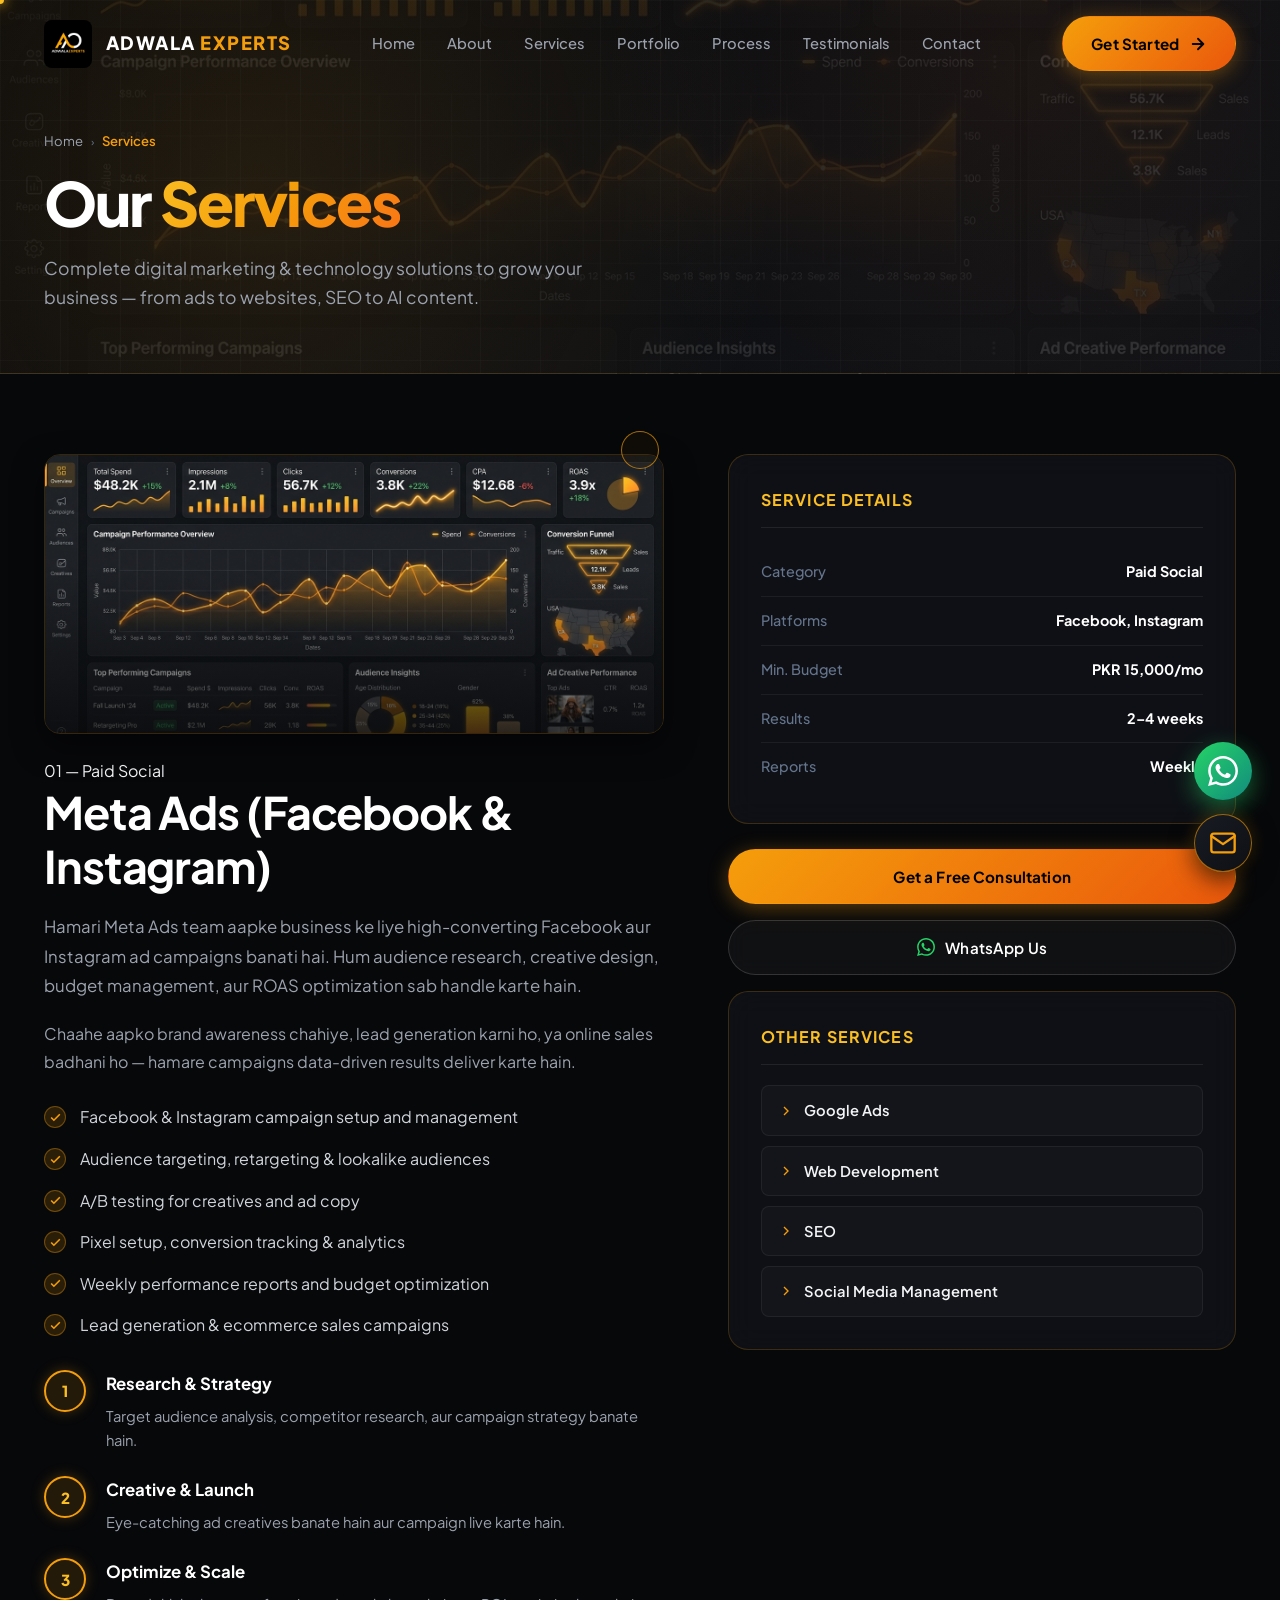
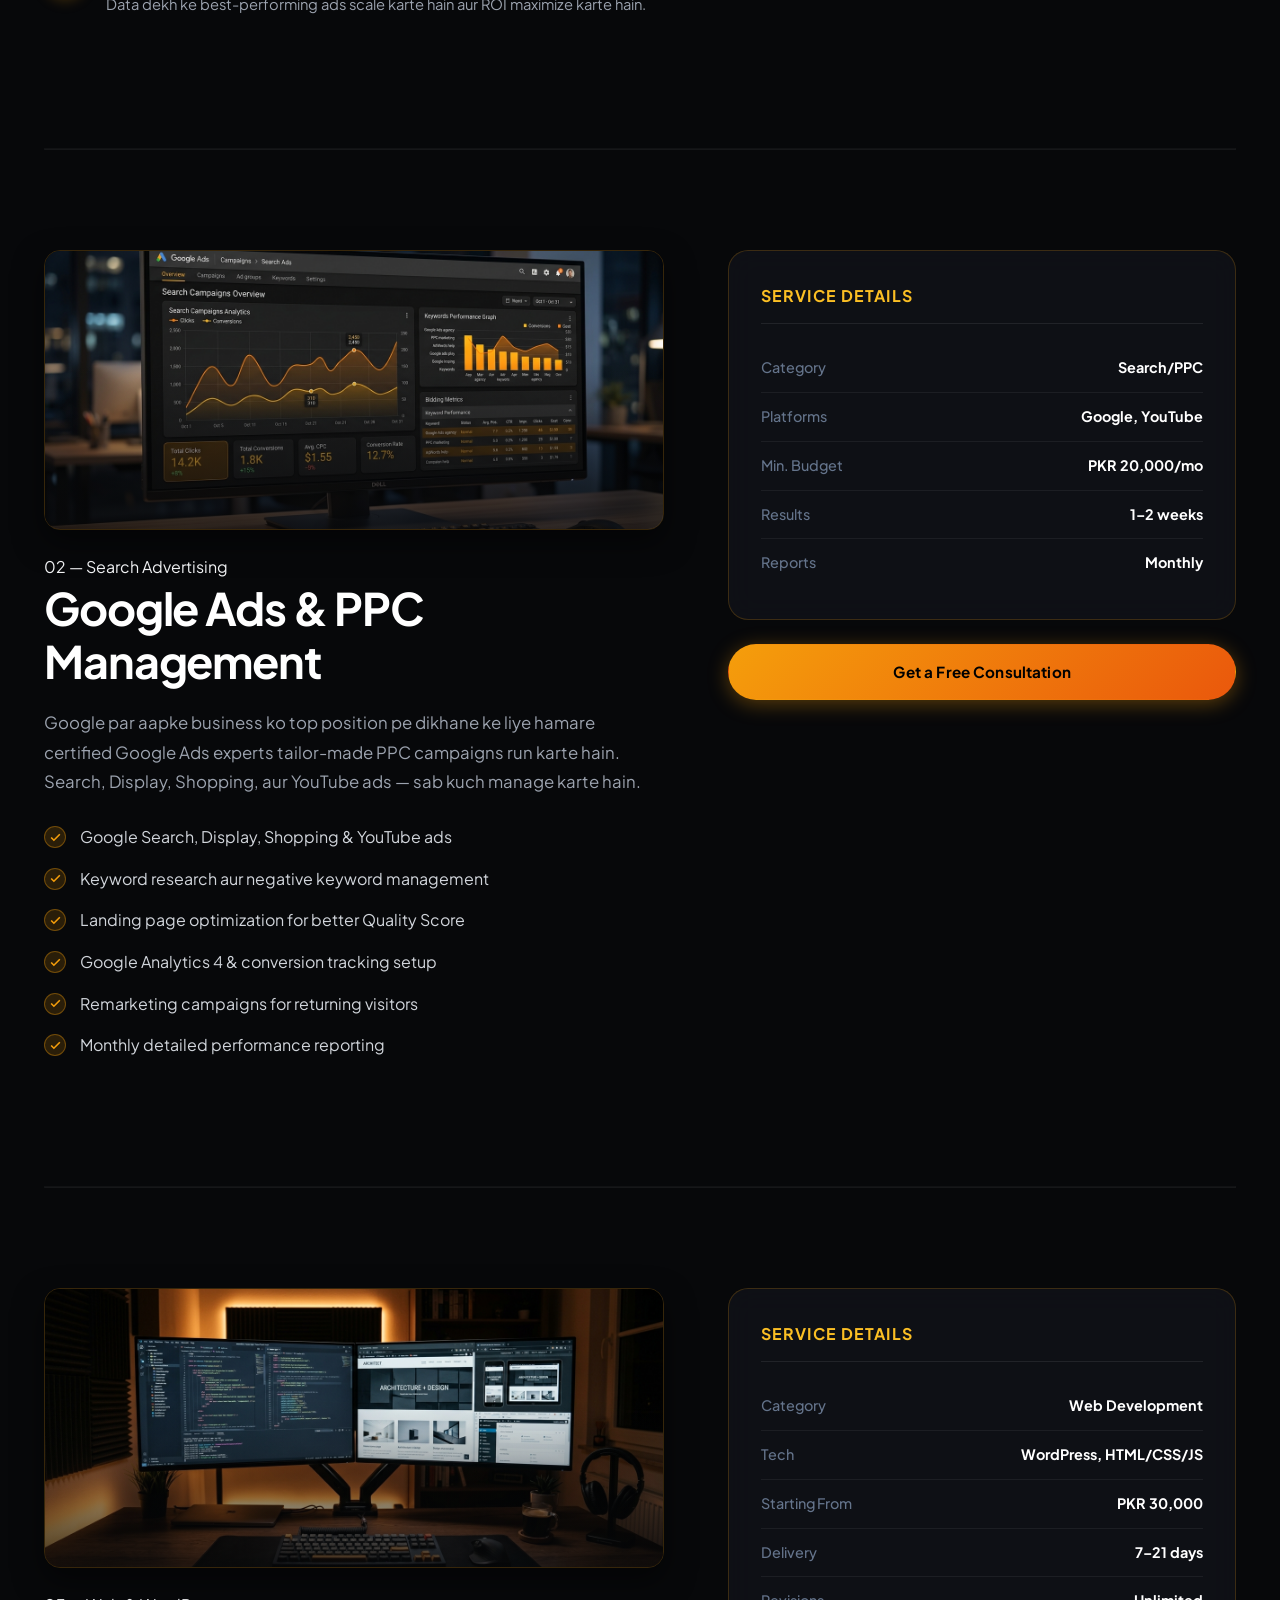
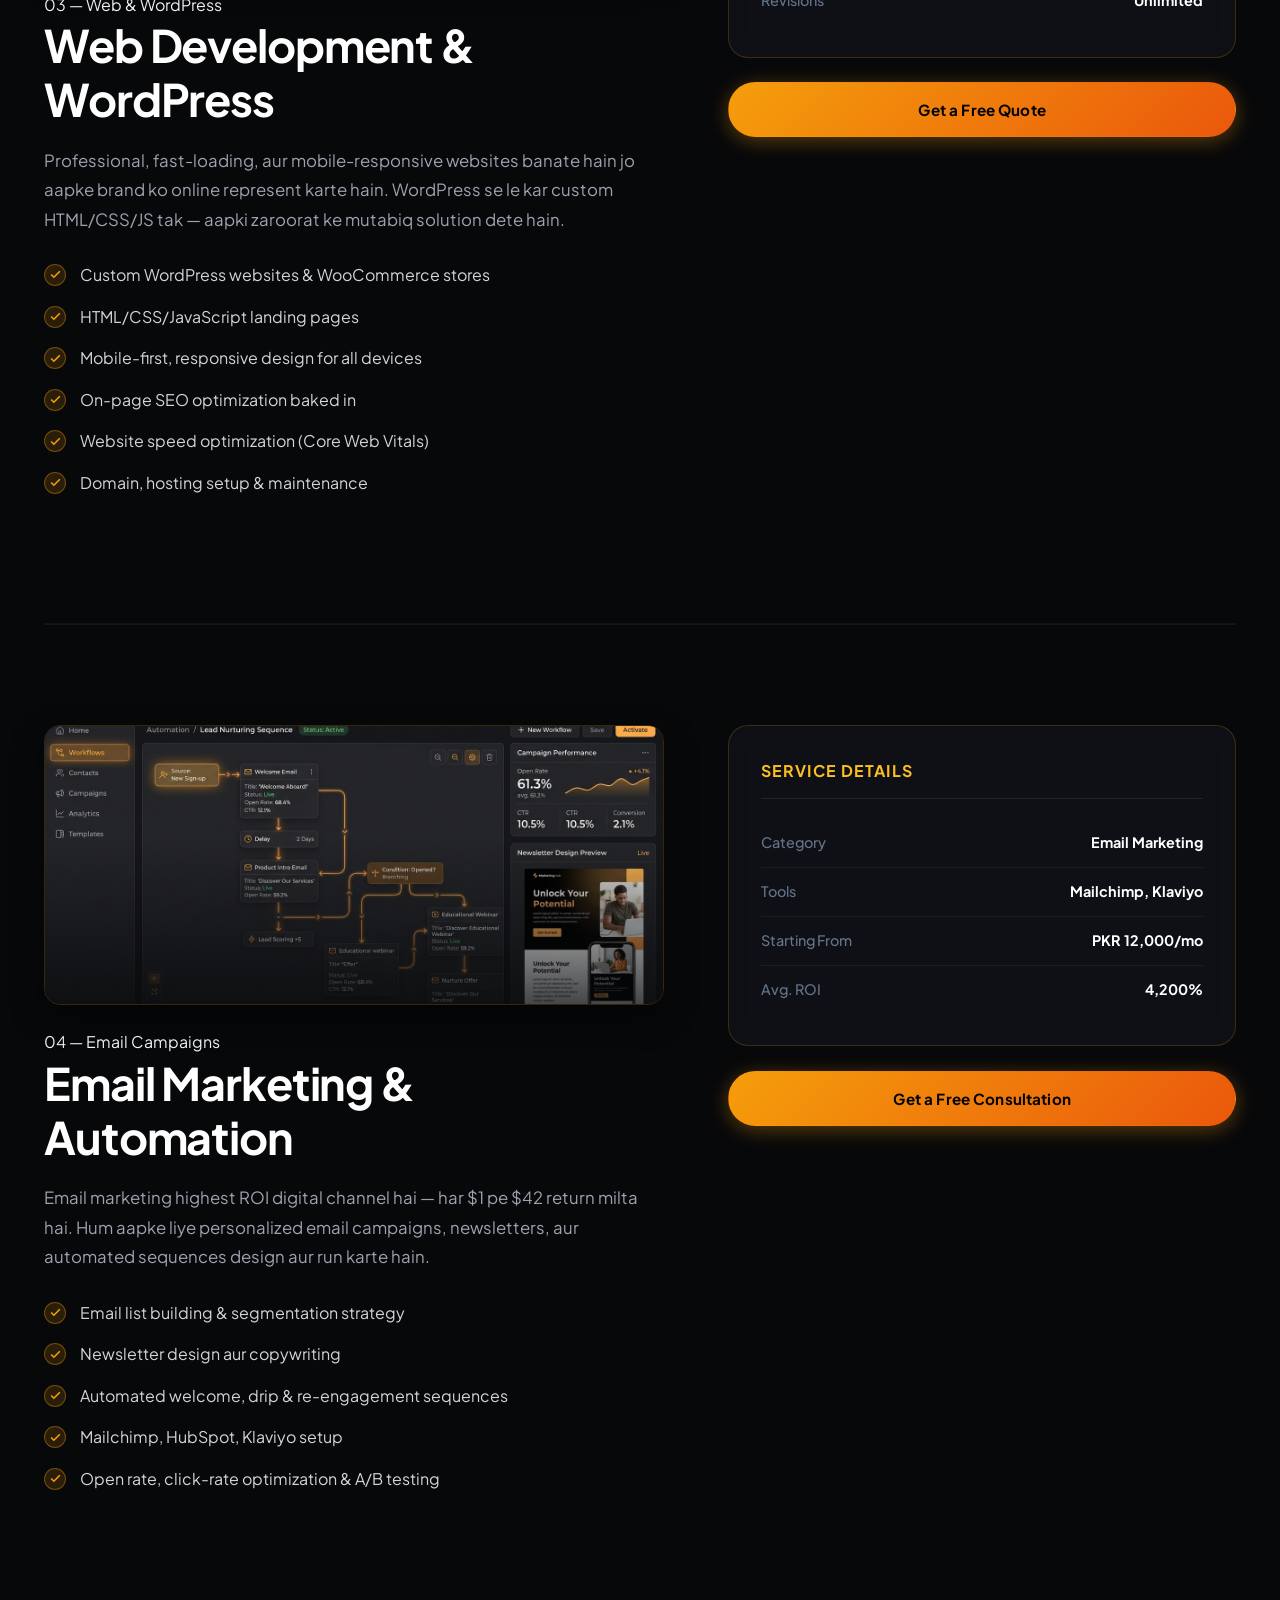
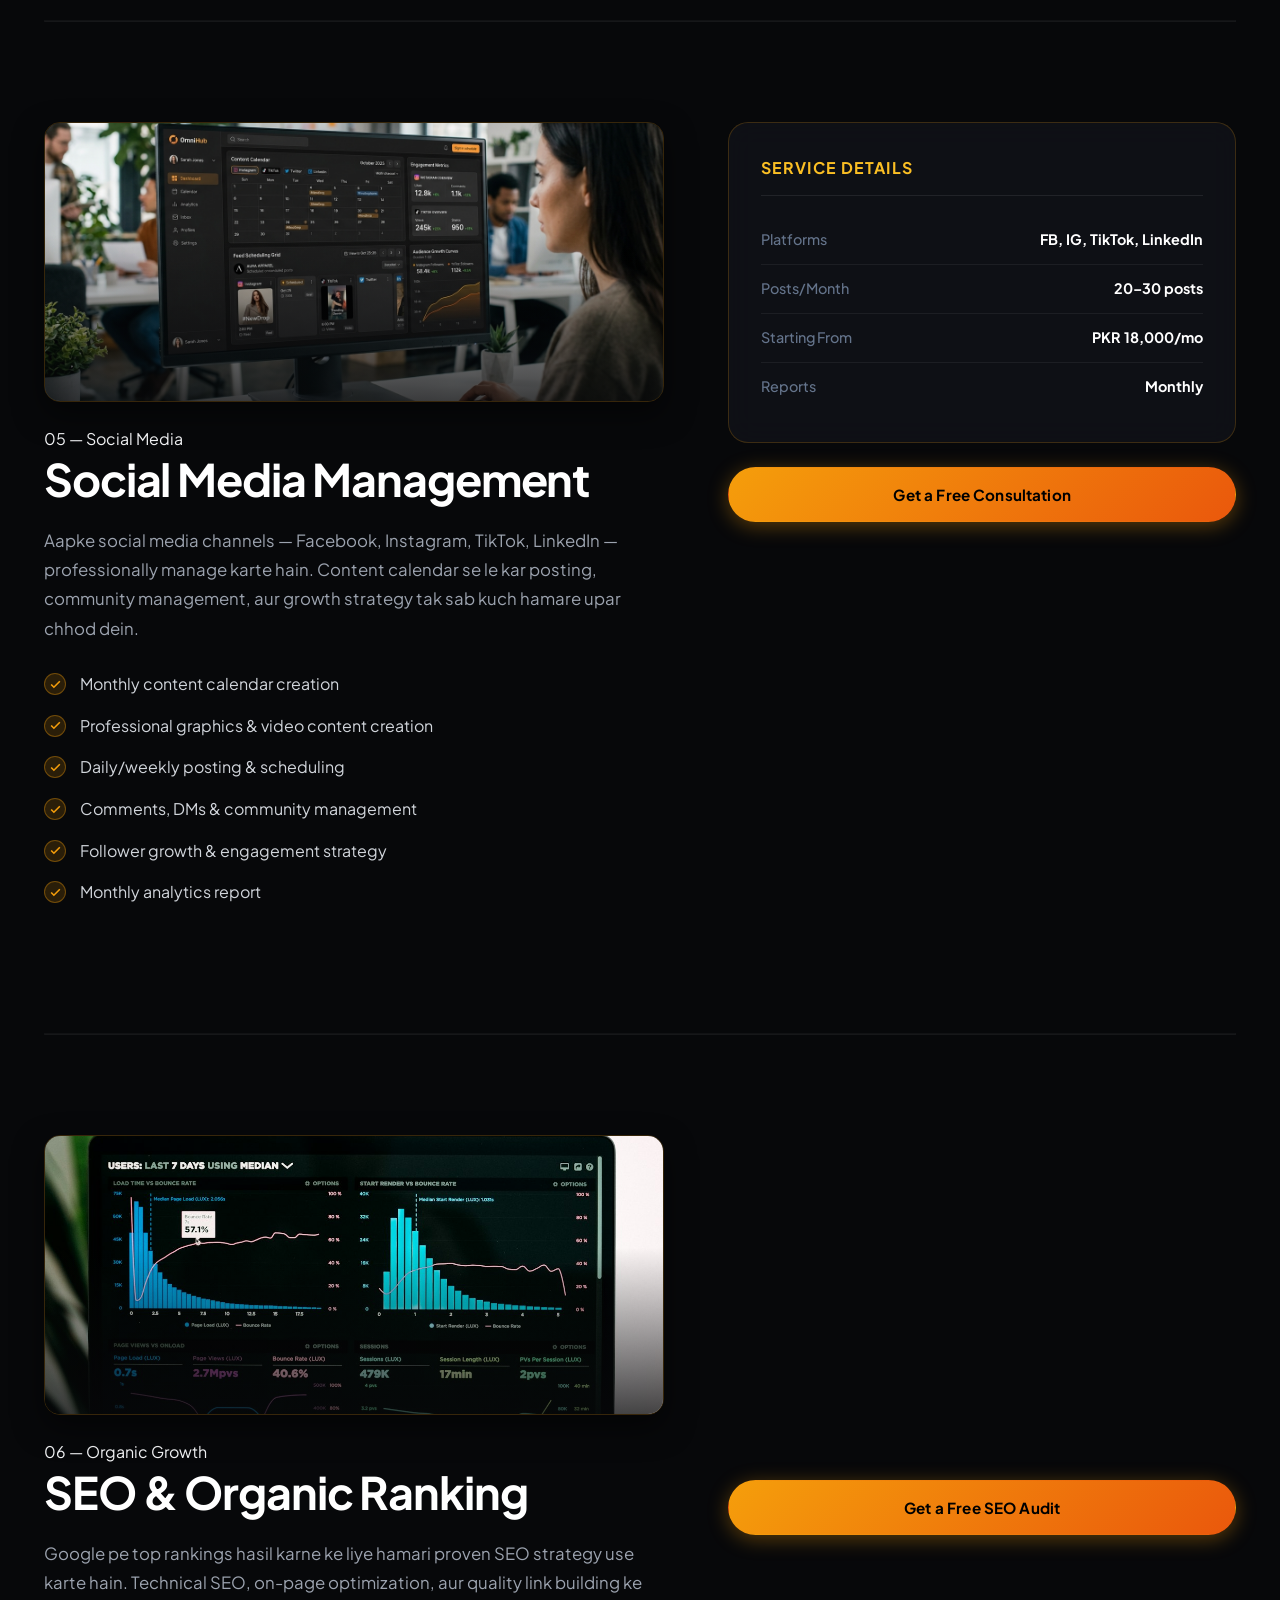
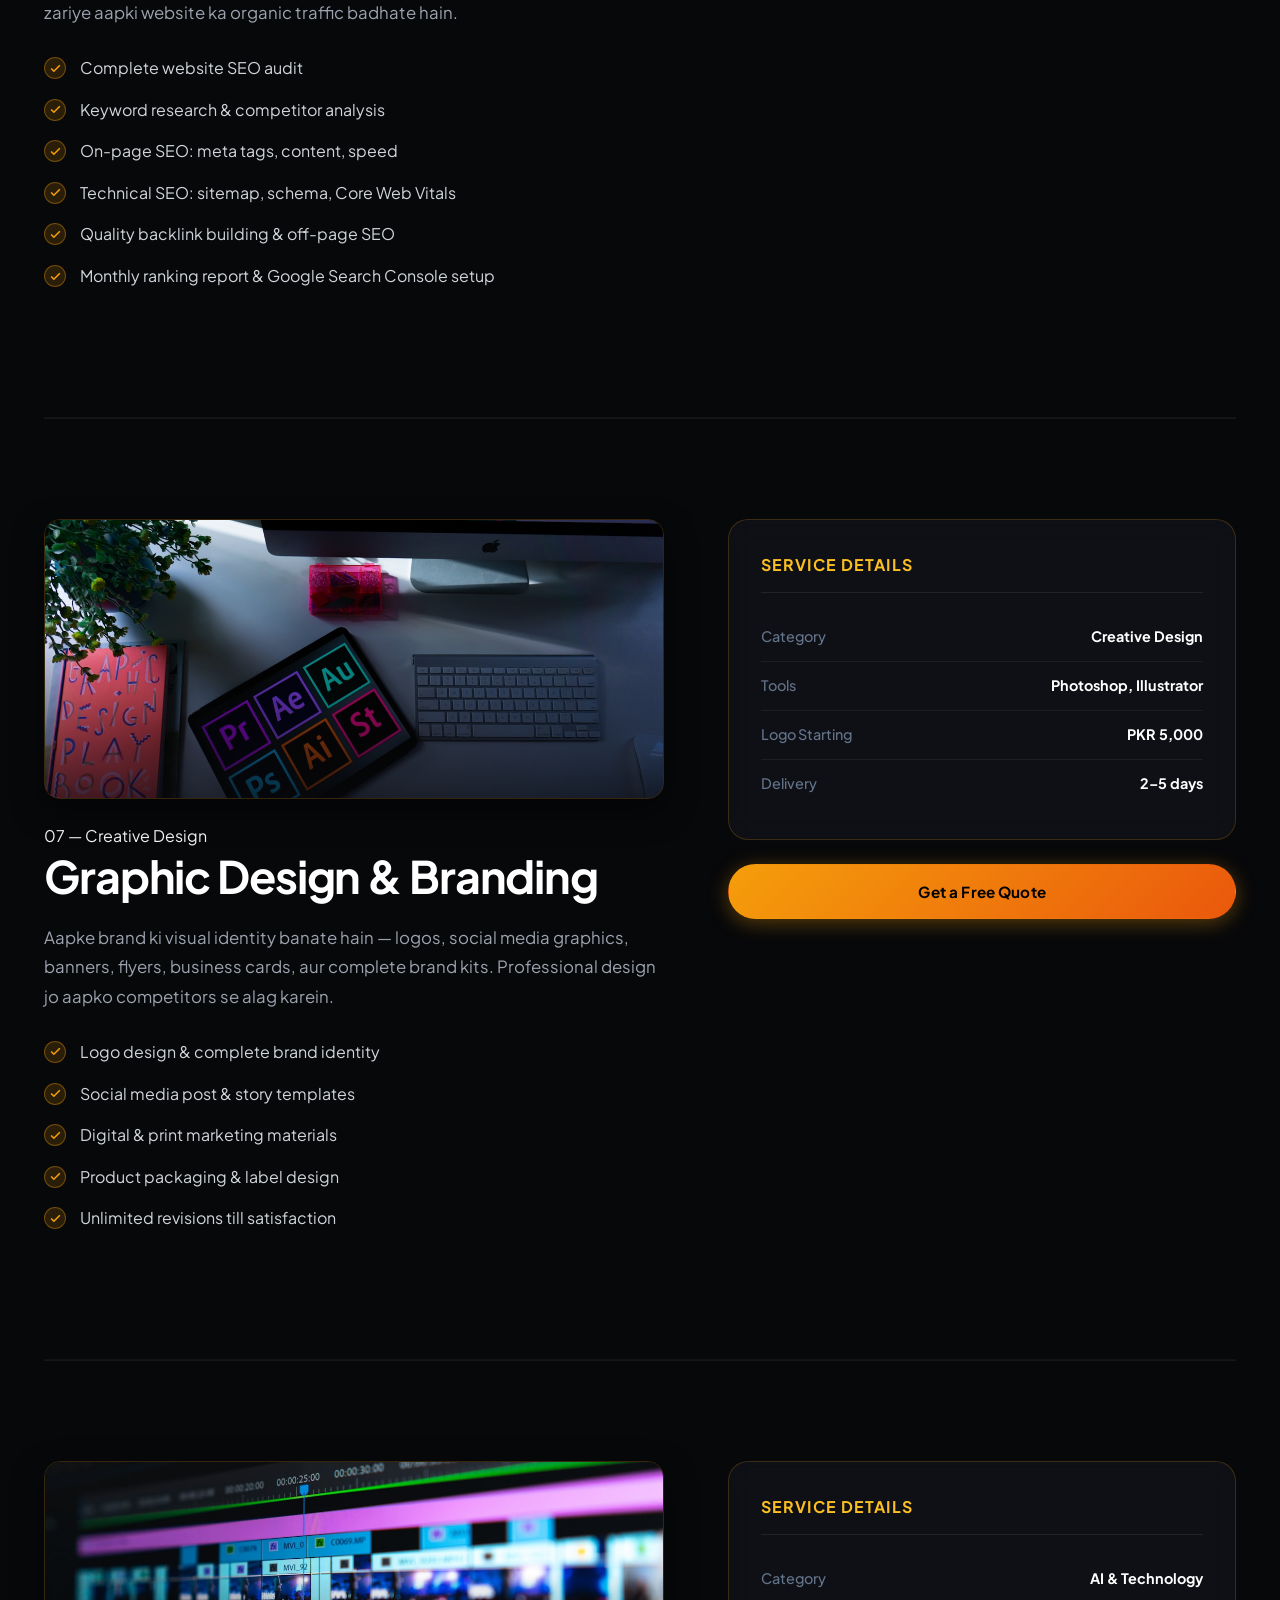
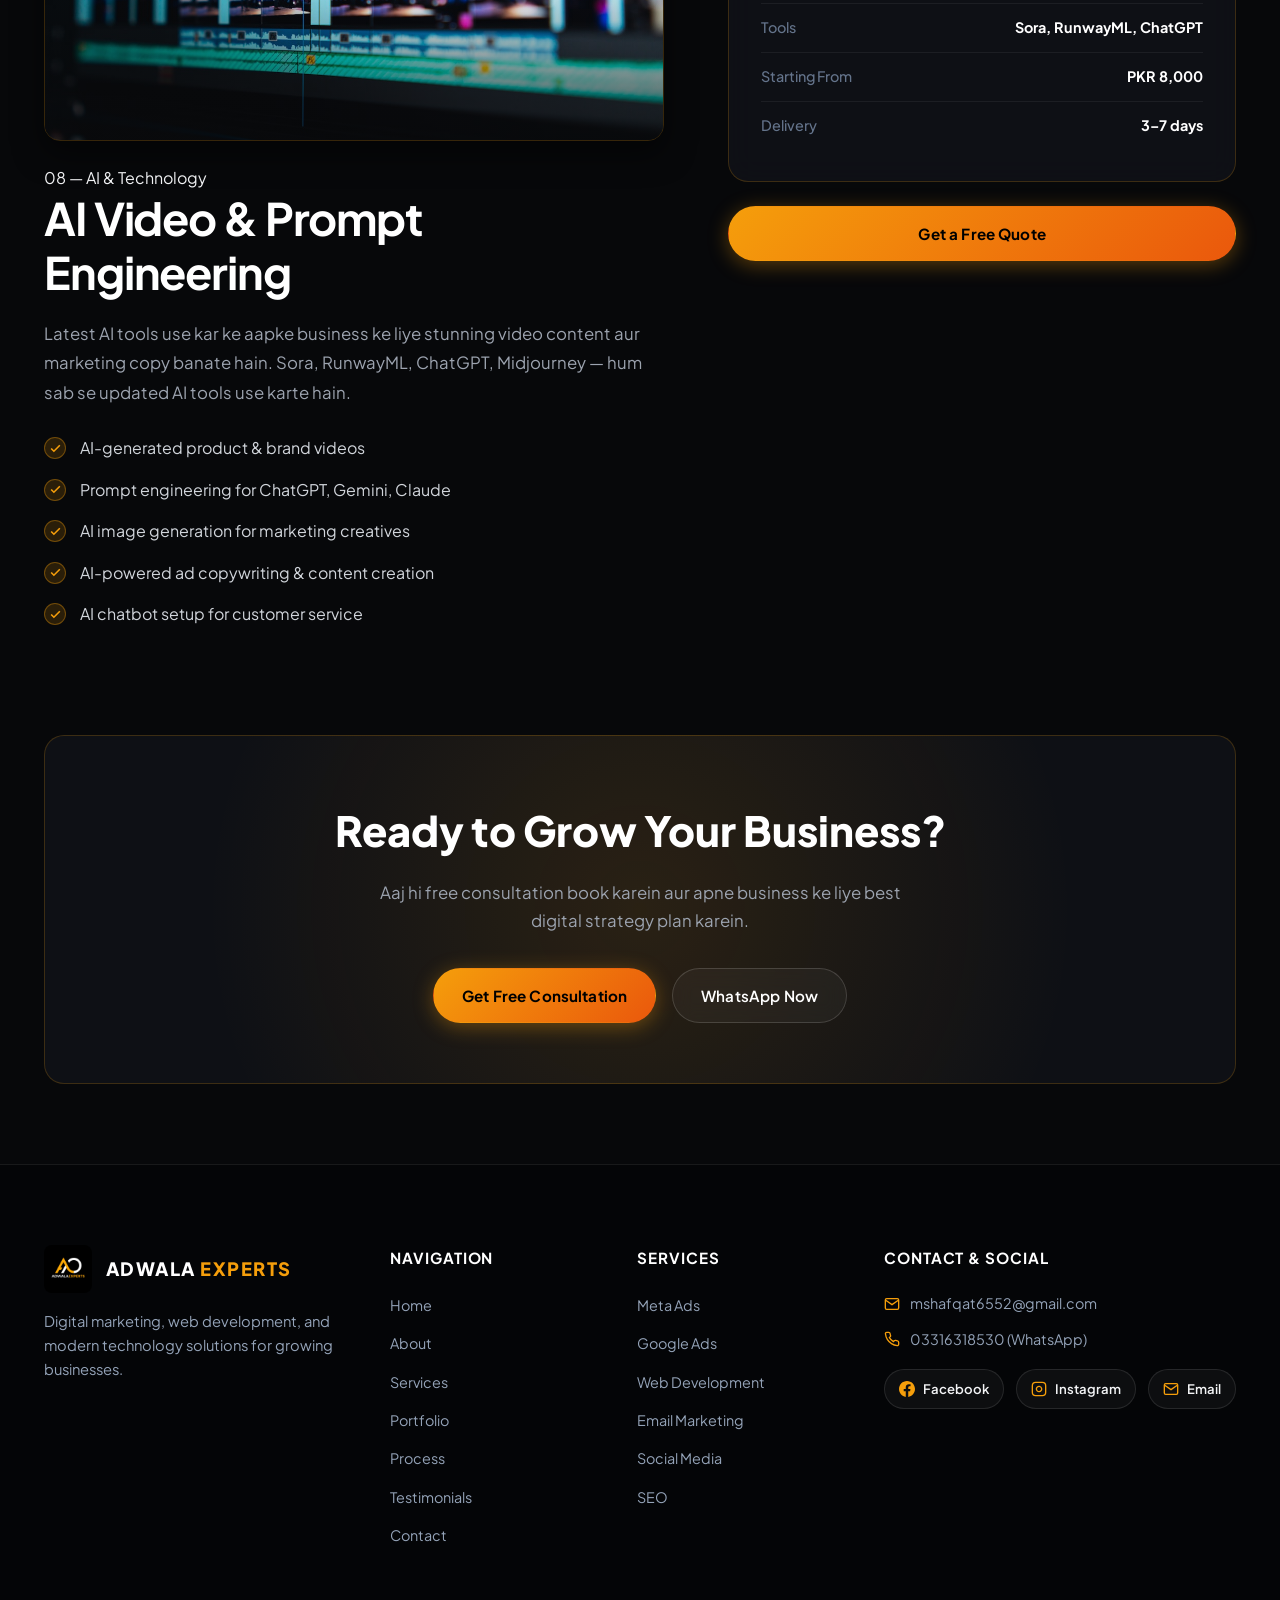
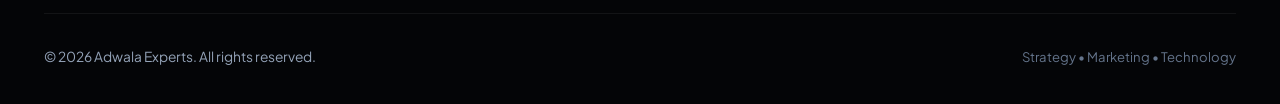
<file: services.html>
﻿<!DOCTYPE html>
<html lang="en">
<head>
  <meta charset="UTF-8">
  <meta name="viewport" content="width=device-width, initial-scale=1.0">
  <title>Our Services | Adwala Experts — Digital Marketing Agency</title>
  <meta name="description" content="Explore all digital marketing services by Adwala Experts — Meta Ads, Google Ads, Web Development, SEO, Social Media Management, Email Marketing, AI Video, Graphic Design.">
  <meta name="robots" content="index, follow">
  <link rel="icon" type="image/jpeg" href="assets/images/adwala-logo.jpg">
  <link rel="preconnect" href="https://fonts.googleapis.com">
  <link rel="preconnect" href="https://fonts.gstatic.com" crossorigin>
  <link href="https://fonts.googleapis.com/css2?family=Plus+Jakarta+Sans:wght@400;500;600;700;800&display=swap" rel="stylesheet">
  <link rel="stylesheet" href="assets/css/style.css">
  <link rel="stylesheet" href="assets/css/pages.css">
</head>
<body>
  </div>

  <!-- NAVBAR -->
  <header class="navbar" id="navbar">
    <div class="container navbar-inner">
      <a href="index.html" class="brand-logo-link" aria-label="Adwala Experts Home">
        <img src="assets/images/adwala-logo.jpg" alt="Adwala Experts Logo" class="brand-logo-img">
        <span class="brand-logo-text">Adwala <span>Experts</span></span>
      </a>
      <nav aria-label="Main Navigation">
        <ul class="nav-menu">
          <li><a href="index.html" class="nav-link">Home</a></li>
          <li><a href="about.html" class="nav-link">About</a></li>
          <li><a href="services.html" class="nav-link active">Services</a></li>
          <li><a href="portfolio.html" class="nav-link">Portfolio</a></li>
          <li><a href="process.html" class="nav-link">Process</a></li>
          <li><a href="testimonials.html" class="nav-link">Testimonials</a></li>
          <li><a href="contact.html" class="nav-link">Contact</a></li>
          <li class="nav-menu-cta" style="display:none;">
            <a href="contact.html" class="btn btn-primary" style="width:100%;">Get Started</a>
          </li>
        </ul>
      </nav>
      <div class="navbar-actions">
        <a href="contact.html" class="btn btn-primary" id="navGetStarted">
          <span>Get Started</span>
          <svg class="btn-icon" viewBox="0 0 24 24" fill="none" stroke="currentColor" stroke-width="2.5" stroke-linecap="round" stroke-linejoin="round">
            <line x1="5" y1="12" x2="19" y2="12"></line>
            <polyline points="12 5 19 12 12 19"></polyline>
          </svg>
        </a>
        <button class="nav-toggle" aria-label="Toggle navigation menu" aria-expanded="false">
          <svg width="24" height="24" viewBox="0 0 24 24" fill="none" stroke="currentColor" stroke-width="2" stroke-linecap="round" stroke-linejoin="round">
            <line x1="3" y1="12" x2="21" y2="12"></line>
            <line x1="3" y1="6" x2="21" y2="6"></line>
            <line x1="3" y1="18" x2="21" y2="18"></line>
          </svg>
        </button>
      </div>
    </div>
  </header>

  <main>
    <!-- PAGE HERO -->
    <section class="page-hero page-hero-services">
      <div class="container page-hero-inner">
        <nav class="breadcrumb" aria-label="Breadcrumb">
          <a href="index.html">Home</a>
          <span class="breadcrumb-sep">›</span>
          <span class="breadcrumb-current">Services</span>
        </nav>
        <h1 class="page-hero-title">Our <span class="accent">Services</span></h1>
        <p class="page-hero-sub">Complete digital marketing & technology solutions to grow your business — from ads to websites, SEO to AI content.</p>
      </div>
    </section>

    <!-- SERVICES DETAIL SECTIONS -->
    <div style="background: var(--bg-dark); padding: 80px 0;">
      <div class="container">

        <!-- Service 1: Meta Ads -->
        <section id="meta-ads" style="margin-bottom: 100px;">
          <div class="service-detail-grid">
            <div class="service-detail-content">
              <div class="service-banner-media">
                <img src="assets/images/service-meta-ads.jpg" alt="Meta Ads & PPC Paid Social Campaigns" loading="lazy">
              </div>
              <div class="section-label">01 — Paid Social</div>
              <h2 class="section-title" style="font-size: clamp(2rem,4vw,2.8rem); margin-bottom: 20px;">Meta Ads <span class="section-title-accent">(Facebook & Instagram)</span></h2>
              <p style="font-size:1.05rem; color: var(--text-muted); line-height:1.75; margin-bottom:20px;">
                Hamari Meta Ads team aapke business ke liye high-converting Facebook aur Instagram ad campaigns banati hai. Hum audience research, creative design, budget management, aur ROAS optimization sab handle karte hain.
              </p>
              <p style="font-size:1rem; color: var(--text-muted); line-height:1.75; margin-bottom:28px;">
                Chaahe aapko brand awareness chahiye, lead generation karni ho, ya online sales badhani ho — hamare campaigns data-driven results deliver karte hain.
              </p>
              <ul class="features-list">
                <li><span class="feat-icon"><svg viewBox="0 0 24 24" fill="none" stroke="currentColor" stroke-width="3"><polyline points="20 6 9 17 4 12"></polyline></svg></span> Facebook & Instagram campaign setup and management</li>
                <li><span class="feat-icon"><svg viewBox="0 0 24 24" fill="none" stroke="currentColor" stroke-width="3"><polyline points="20 6 9 17 4 12"></polyline></svg></span> Audience targeting, retargeting & lookalike audiences</li>
                <li><span class="feat-icon"><svg viewBox="0 0 24 24" fill="none" stroke="currentColor" stroke-width="3"><polyline points="20 6 9 17 4 12"></polyline></svg></span> A/B testing for creatives and ad copy</li>
                <li><span class="feat-icon"><svg viewBox="0 0 24 24" fill="none" stroke="currentColor" stroke-width="3"><polyline points="20 6 9 17 4 12"></polyline></svg></span> Pixel setup, conversion tracking & analytics</li>
                <li><span class="feat-icon"><svg viewBox="0 0 24 24" fill="none" stroke="currentColor" stroke-width="3"><polyline points="20 6 9 17 4 12"></polyline></svg></span> Weekly performance reports and budget optimization</li>
                <li><span class="feat-icon"><svg viewBox="0 0 24 24" fill="none" stroke="currentColor" stroke-width="3"><polyline points="20 6 9 17 4 12"></polyline></svg></span> Lead generation & ecommerce sales campaigns</li>
              </ul>
              <div class="process-steps">
                <div class="process-step-item">
                  <div class="pstep-num">1</div>
                  <div class="pstep-body"><h4>Research & Strategy</h4><p>Target audience analysis, competitor research, aur campaign strategy banate hain.</p></div>
                </div>
                <div class="process-step-item">
                  <div class="pstep-num">2</div>
                  <div class="pstep-body"><h4>Creative & Launch</h4><p>Eye-catching ad creatives banate hain aur campaign live karte hain.</p></div>
                </div>
                <div class="process-step-item">
                  <div class="pstep-num">3</div>
                  <div class="pstep-body"><h4>Optimize & Scale</h4><p>Data dekh ke best-performing ads scale karte hain aur ROI maximize karte hain.</p></div>
                </div>
              </div>
            </div>
            <div class="service-detail-sidebar">
              <div class="info-card">
                <div class="info-card-title">Service Details</div>
                <div class="info-row"><span class="info-row-label">Category</span><span class="info-row-val">Paid Social</span></div>
                <div class="info-row"><span class="info-row-label">Platforms</span><span class="info-row-val">Facebook, Instagram</span></div>
                <div class="info-row"><span class="info-row-label">Min. Budget</span><span class="info-row-val">PKR 15,000/mo</span></div>
                <div class="info-row"><span class="info-row-label">Results</span><span class="info-row-val">2–4 weeks</span></div>
                <div class="info-row"><span class="info-row-label">Reports</span><span class="info-row-val">Weekly</span></div>
              </div>
              <a href="contact.html" class="btn btn-primary" style="width:100%; justify-content:center; margin-bottom:16px;">Get a Free Consultation</a>
              <a href="https://wa.me/923316318530" target="_blank" rel="noopener noreferrer" class="btn btn-secondary" style="width:100%; justify-content:center;">
                <svg width="18" height="18" viewBox="0 0 24 24" fill="#25D366"><path d="M.057 24l1.687-6.163c-1.041-1.804-1.588-3.849-1.587-5.946.003-6.556 5.338-11.891 11.893-11.891 3.181.001 6.167 1.24 8.413 3.488 2.245 2.248 3.481 5.236 3.48 8.414-.003 6.557-5.338 11.892-11.893 11.892-1.99-.001-3.951-.5-5.688-1.448l-6.305 1.654zm6.597-3.807c1.676.995 3.276 1.591 5.392 1.592 5.448 0 9.886-4.434 9.889-9.885.002-5.462-4.415-9.89-9.881-9.892-5.452 0-9.887 4.434-9.889 9.884-.001 2.225.651 3.891 1.746 5.634l-.999 3.648 3.742-.981zm11.387-5.464c-.074-.124-.272-.198-.57-.347-.297-.149-1.758-.868-2.031-.967-.272-.099-.47-.149-.669.149-.198.297-.768.967-.941 1.165-.173.198-.347.223-.644.074-.297-.149-1.255-.462-2.39-1.475-.883-.788-1.48-1.761-1.653-2.059-.173-.297-.018-.458.13-.606.134-.133.297-.347.446-.521.151-.172.2-.296.3-.495.099-.198.05-.372-.025-.521-.075-.148-.669-1.611-.916-2.206-.242-.579-.487-.501-.669-.51l-.57-.01c-.198 0-.52.074-.792.372s-1.04 1.016-1.04 2.479 1.065 2.876 1.213 3.074c.149.198 2.095 3.2 5.076 4.487.709.306 1.263.489 1.694.626.712.226 1.36.194 1.872.118.571-.085 1.758-.719 2.006-1.413.248-.695.248-1.29.173-1.414z"/></svg>
                WhatsApp Us
              </a>
              <div class="info-card" style="margin-top:16px;">
                <div class="info-card-title">Other Services</div>
                <div class="related-services-list">
                  <a href="#google-ads" class="related-service-link"><svg viewBox="0 0 24 24" fill="none" stroke="currentColor" stroke-width="2"><polyline points="9 18 15 12 9 6"></polyline></svg>Google Ads</a>
                  <a href="#web-dev" class="related-service-link"><svg viewBox="0 0 24 24" fill="none" stroke="currentColor" stroke-width="2"><polyline points="9 18 15 12 9 6"></polyline></svg>Web Development</a>
                  <a href="#seo" class="related-service-link"><svg viewBox="0 0 24 24" fill="none" stroke="currentColor" stroke-width="2"><polyline points="9 18 15 12 9 6"></polyline></svg>SEO</a>
                  <a href="#social-media" class="related-service-link"><svg viewBox="0 0 24 24" fill="none" stroke="currentColor" stroke-width="2"><polyline points="9 18 15 12 9 6"></polyline></svg>Social Media Management</a>
                </div>
              </div>
            </div>
          </div>
        </section>

        <hr style="border-color: rgba(255,255,255,0.06); margin-bottom:100px;">

        <!-- Service 2: Google Ads -->
        <section id="google-ads" style="margin-bottom: 100px;">
           <div class="service-detail-grid">
             <div class="service-detail-content">
              <div class="service-banner-media">
                <img src="assets/images/service-google-ads.jpg" alt="Google Ads PPC & Search Optimization" loading="lazy">
              </div>
              <div class="section-label">02 — Search Advertising</div>
              <h2 class="section-title" style="font-size: clamp(2rem,4vw,2.8rem); margin-bottom: 20px;">Google Ads <span class="section-title-accent">& PPC Management</span></h2>
              <p style="font-size:1.05rem; color: var(--text-muted); line-height:1.75; margin-bottom:20px;">
                Google par aapke business ko top position pe dikhane ke liye hamare certified Google Ads experts tailor-made PPC campaigns run karte hain. Search, Display, Shopping, aur YouTube ads — sab kuch manage karte hain.
              </p>
              <ul class="features-list">
                <li><span class="feat-icon"><svg viewBox="0 0 24 24" fill="none" stroke="currentColor" stroke-width="3"><polyline points="20 6 9 17 4 12"></polyline></svg></span> Google Search, Display, Shopping & YouTube ads</li>
                <li><span class="feat-icon"><svg viewBox="0 0 24 24" fill="none" stroke="currentColor" stroke-width="3"><polyline points="20 6 9 17 4 12"></polyline></svg></span> Keyword research aur negative keyword management</li>
                <li><span class="feat-icon"><svg viewBox="0 0 24 24" fill="none" stroke="currentColor" stroke-width="3"><polyline points="20 6 9 17 4 12"></polyline></svg></span> Landing page optimization for better Quality Score</li>
                <li><span class="feat-icon"><svg viewBox="0 0 24 24" fill="none" stroke="currentColor" stroke-width="3"><polyline points="20 6 9 17 4 12"></polyline></svg></span> Google Analytics 4 & conversion tracking setup</li>
                <li><span class="feat-icon"><svg viewBox="0 0 24 24" fill="none" stroke="currentColor" stroke-width="3"><polyline points="20 6 9 17 4 12"></polyline></svg></span> Remarketing campaigns for returning visitors</li>
                <li><span class="feat-icon"><svg viewBox="0 0 24 24" fill="none" stroke="currentColor" stroke-width="3"><polyline points="20 6 9 17 4 12"></polyline></svg></span> Monthly detailed performance reporting</li>
              </ul>
            </div>
            <div class="service-detail-sidebar">
              <div class="info-card">
                <div class="info-card-title">Service Details</div>
                <div class="info-row"><span class="info-row-label">Category</span><span class="info-row-val">Search/PPC</span></div>
                <div class="info-row"><span class="info-row-label">Platforms</span><span class="info-row-val">Google, YouTube</span></div>
                <div class="info-row"><span class="info-row-label">Min. Budget</span><span class="info-row-val">PKR 20,000/mo</span></div>
                <div class="info-row"><span class="info-row-label">Results</span><span class="info-row-val">1–2 weeks</span></div>
                <div class="info-row"><span class="info-row-label">Reports</span><span class="info-row-val">Monthly</span></div>
              </div>
              <a href="contact.html" class="btn btn-primary" style="width:100%; justify-content:center;">Get a Free Consultation</a>
            </div>
          </div>
        </section>

        <hr style="border-color: rgba(255,255,255,0.06); margin-bottom:100px;">

        <!-- Service 3: Web Development -->
        <section id="web-dev" style="margin-bottom: 100px;">
          <div class="service-detail-grid">
            <div class="service-detail-content">
              <div class="service-banner-media">
                <img src="assets/images/service-web-dev.jpg" alt="WordPress & Custom Web Development" loading="lazy">
              </div>
              <div class="section-label">03 — Web & WordPress</div>
              <h2 class="section-title" style="font-size: clamp(2rem,4vw,2.8rem); margin-bottom: 20px;">Web Development <span class="section-title-accent">& WordPress</span></h2>
              <p style="font-size:1.05rem; color: var(--text-muted); line-height:1.75; margin-bottom:20px;">
                Professional, fast-loading, aur mobile-responsive websites banate hain jo aapke brand ko online represent karte hain. WordPress se le kar custom HTML/CSS/JS tak — aapki zaroorat ke mutabiq solution dete hain.
              </p>
              <ul class="features-list">
                <li><span class="feat-icon"><svg viewBox="0 0 24 24" fill="none" stroke="currentColor" stroke-width="3"><polyline points="20 6 9 17 4 12"></polyline></svg></span> Custom WordPress websites & WooCommerce stores</li>
                <li><span class="feat-icon"><svg viewBox="0 0 24 24" fill="none" stroke="currentColor" stroke-width="3"><polyline points="20 6 9 17 4 12"></polyline></svg></span> HTML/CSS/JavaScript landing pages</li>
                <li><span class="feat-icon"><svg viewBox="0 0 24 24" fill="none" stroke="currentColor" stroke-width="3"><polyline points="20 6 9 17 4 12"></polyline></svg></span> Mobile-first, responsive design for all devices</li>
                <li><span class="feat-icon"><svg viewBox="0 0 24 24" fill="none" stroke="currentColor" stroke-width="3"><polyline points="20 6 9 17 4 12"></polyline></svg></span> On-page SEO optimization baked in</li>
                <li><span class="feat-icon"><svg viewBox="0 0 24 24" fill="none" stroke="currentColor" stroke-width="3"><polyline points="20 6 9 17 4 12"></polyline></svg></span> Website speed optimization (Core Web Vitals)</li>
                <li><span class="feat-icon"><svg viewBox="0 0 24 24" fill="none" stroke="currentColor" stroke-width="3"><polyline points="20 6 9 17 4 12"></polyline></svg></span> Domain, hosting setup & maintenance</li>
              </ul>
            </div>
            <div class="service-detail-sidebar">
              <div class="info-card">
                <div class="info-card-title">Service Details</div>
                <div class="info-row"><span class="info-row-label">Category</span><span class="info-row-val">Web Development</span></div>
                <div class="info-row"><span class="info-row-label">Tech</span><span class="info-row-val">WordPress, HTML/CSS/JS</span></div>
                <div class="info-row"><span class="info-row-label">Starting From</span><span class="info-row-val">PKR 30,000</span></div>
                <div class="info-row"><span class="info-row-label">Delivery</span><span class="info-row-val">7–21 days</span></div>
                <div class="info-row"><span class="info-row-label">Revisions</span><span class="info-row-val">Unlimited</span></div>
              </div>
              <a href="contact.html" class="btn btn-primary" style="width:100%; justify-content:center;">Get a Free Quote</a>
            </div>
          </div>
        </section>

        <hr style="border-color: rgba(255,255,255,0.06); margin-bottom:100px;">

        <!-- Service 4: Email Marketing -->
        <section id="email-marketing" style="margin-bottom: 100px;">
          <div class="service-detail-grid">
            <div class="service-detail-content">
              <div class="service-banner-media">
                <img src="assets/images/service-email-marketing.jpg" alt="Email Marketing Campaigns & Automation" loading="lazy">
              </div>
              <div class="section-label">04 — Email Campaigns</div>
              <h2 class="section-title" style="font-size: clamp(2rem,4vw,2.8rem); margin-bottom: 20px;">Email Marketing <span class="section-title-accent">& Automation</span></h2>
              <p style="font-size:1.05rem; color: var(--text-muted); line-height:1.75; margin-bottom:20px;">
                Email marketing highest ROI digital channel hai — har $1 pe $42 return milta hai. Hum aapke liye personalized email campaigns, newsletters, aur automated sequences design aur run karte hain.
              </p>
              <ul class="features-list">
                <li><span class="feat-icon"><svg viewBox="0 0 24 24" fill="none" stroke="currentColor" stroke-width="3"><polyline points="20 6 9 17 4 12"></polyline></svg></span> Email list building & segmentation strategy</li>
                <li><span class="feat-icon"><svg viewBox="0 0 24 24" fill="none" stroke="currentColor" stroke-width="3"><polyline points="20 6 9 17 4 12"></polyline></svg></span> Newsletter design aur copywriting</li>
                <li><span class="feat-icon"><svg viewBox="0 0 24 24" fill="none" stroke="currentColor" stroke-width="3"><polyline points="20 6 9 17 4 12"></polyline></svg></span> Automated welcome, drip & re-engagement sequences</li>
                <li><span class="feat-icon"><svg viewBox="0 0 24 24" fill="none" stroke="currentColor" stroke-width="3"><polyline points="20 6 9 17 4 12"></polyline></svg></span> Mailchimp, HubSpot, Klaviyo setup</li>
                <li><span class="feat-icon"><svg viewBox="0 0 24 24" fill="none" stroke="currentColor" stroke-width="3"><polyline points="20 6 9 17 4 12"></polyline></svg></span> Open rate, click-rate optimization & A/B testing</li>
              </ul>
            </div>
            <div class="service-detail-sidebar">
              <div class="info-card">
                <div class="info-card-title">Service Details</div>
                <div class="info-row"><span class="info-row-label">Category</span><span class="info-row-val">Email Marketing</span></div>
                <div class="info-row"><span class="info-row-label">Tools</span><span class="info-row-val">Mailchimp, Klaviyo</span></div>
                <div class="info-row"><span class="info-row-label">Starting From</span><span class="info-row-val">PKR 12,000/mo</span></div>
                <div class="info-row"><span class="info-row-label">Avg. ROI</span><span class="info-row-val">4,200%</span></div>
              </div>
              <a href="contact.html" class="btn btn-primary" style="width:100%; justify-content:center;">Get a Free Consultation</a>
            </div>
          </div>
        </section>

        <hr style="border-color: rgba(255,255,255,0.06); margin-bottom:100px;">

        <!-- Service 5: Social Media -->
        <section id="social-media" style="margin-bottom: 100px;">
          <div class="service-detail-grid">
            <div class="service-detail-content">
              <div class="service-banner-media">
                <img src="assets/images/service-social-media.jpg" alt="Social Media Management & Growth" loading="lazy">
              </div>
              <div class="section-label">05 — Social Media</div>
              <h2 class="section-title" style="font-size: clamp(2rem,4vw,2.8rem); margin-bottom: 20px;">Social Media <span class="section-title-accent">Management</span></h2>
              <p style="font-size:1.05rem; color: var(--text-muted); line-height:1.75; margin-bottom:20px;">
                Aapke social media channels — Facebook, Instagram, TikTok, LinkedIn — professionally manage karte hain. Content calendar se le kar posting, community management, aur growth strategy tak sab kuch hamare upar chhod dein.
              </p>
              <ul class="features-list">
                <li><span class="feat-icon"><svg viewBox="0 0 24 24" fill="none" stroke="currentColor" stroke-width="3"><polyline points="20 6 9 17 4 12"></polyline></svg></span> Monthly content calendar creation</li>
                <li><span class="feat-icon"><svg viewBox="0 0 24 24" fill="none" stroke="currentColor" stroke-width="3"><polyline points="20 6 9 17 4 12"></polyline></svg></span> Professional graphics & video content creation</li>
                <li><span class="feat-icon"><svg viewBox="0 0 24 24" fill="none" stroke="currentColor" stroke-width="3"><polyline points="20 6 9 17 4 12"></polyline></svg></span> Daily/weekly posting & scheduling</li>
                <li><span class="feat-icon"><svg viewBox="0 0 24 24" fill="none" stroke="currentColor" stroke-width="3"><polyline points="20 6 9 17 4 12"></polyline></svg></span> Comments, DMs & community management</li>
                <li><span class="feat-icon"><svg viewBox="0 0 24 24" fill="none" stroke="currentColor" stroke-width="3"><polyline points="20 6 9 17 4 12"></polyline></svg></span> Follower growth & engagement strategy</li>
                <li><span class="feat-icon"><svg viewBox="0 0 24 24" fill="none" stroke="currentColor" stroke-width="3"><polyline points="20 6 9 17 4 12"></polyline></svg></span> Monthly analytics report</li>
              </ul>
            </div>
            <div class="service-detail-sidebar">
              <div class="info-card">
                <div class="info-card-title">Service Details</div>
                <div class="info-row"><span class="info-row-label">Platforms</span><span class="info-row-val">FB, IG, TikTok, LinkedIn</span></div>
                <div class="info-row"><span class="info-row-label">Posts/Month</span><span class="info-row-val">20–30 posts</span></div>
                <div class="info-row"><span class="info-row-label">Starting From</span><span class="info-row-val">PKR 18,000/mo</span></div>
                <div class="info-row"><span class="info-row-label">Reports</span><span class="info-row-val">Monthly</span></div>
              </div>
              <a href="contact.html" class="btn btn-primary" style="width:100%; justify-content:center;">Get a Free Consultation</a>
            </div>
          </div>
        </section>

        <hr style="border-color: rgba(255,255,255,0.06); margin-bottom:100px;">

        <!-- Service 6: SEO -->
        <section id="seo" style="margin-bottom: 100px;">
          <div class="service-detail-grid">
            <div class="service-detail-content">
              <div class="service-banner-media">
                <img src="assets/images/service-seo.jpg" alt="SEO Optimization & Organic Growth" loading="lazy">
              </div>
              <div class="section-label">06 — Organic Growth</div>
              <h2 class="section-title" style="font-size: clamp(2rem,4vw,2.8rem); margin-bottom: 20px;">SEO <span class="section-title-accent">& Organic Ranking</span></h2>
              <p style="font-size:1.05rem; color: var(--text-muted); line-height:1.75; margin-bottom:20px;">
                Google pe top rankings hasil karne ke liye hamari proven SEO strategy use karte hain. Technical SEO, on-page optimization, aur quality link building ke zariye aapki website ka organic traffic badhate hain.
              </p>
              <ul class="features-list">
                <li><span class="feat-icon"><svg viewBox="0 0 24 24" fill="none" stroke="currentColor" stroke-width="3"><polyline points="20 6 9 17 4 12"></polyline></svg></span> Complete website SEO audit</li>
                <li><span class="feat-icon"><svg viewBox="0 0 24 24" fill="none" stroke="currentColor" stroke-width="3"><polyline points="20 6 9 17 4 12"></polyline></svg></span> Keyword research & competitor analysis</li>
                <li><span class="feat-icon"><svg viewBox="0 0 24 24" fill="none" stroke="currentColor" stroke-width="3"><polyline points="20 6 9 17 4 12"></polyline></svg></span> On-page SEO: meta tags, content, speed</li>
                <li><span class="feat-icon"><svg viewBox="0 0 24 24" fill="none" stroke="currentColor" stroke-width="3"><polyline points="20 6 9 17 4 12"></polyline></svg></span> Technical SEO: sitemap, schema, Core Web Vitals</li>
                <li><span class="feat-icon"><svg viewBox="0 0 24 24" fill="none" stroke="currentColor" stroke-width="3"><polyline points="20 6 9 17 4 12"></polyline></svg></span> Quality backlink building & off-page SEO</li>
                <li><span class="feat-icon"><svg viewBox="0 0 24 24" fill="none" stroke="currentColor" stroke-width="3"><polyline points="20 6 9 17 4 12"></polyline></svg></span> Monthly ranking report & Google Search Console setup</li>
              </ul>
            </div>
            <div class="service-detail-sidebar">
              <div class="info-card">
                <div class="info-card-title">Service Details</div>
                <div class="info-row"><span class="info-row-label">Category</span><span class="info-row-val">Organic SEO</span></div>
                <div class="info-row"><span class="info-row-label">Results Timeline</span><span class="info-row-val">3–6 months</span></div>
                <div class="info-row"><span class="info-row-label">Starting From</span><span class="info-row-val">PKR 15,000/mo</span></div>
                <div class="info-row"><span class="info-row-label">Reports</span><span class="info-row-val">Monthly</span></div>
              </div>
              <a href="contact.html" class="btn btn-primary" style="width:100%; justify-content:center;">Get a Free SEO Audit</a>
            </div>
          </div>
        </section>

        <hr style="border-color: rgba(255,255,255,0.06); margin-bottom:100px;">

        <!-- Service 7: Graphic Design -->
        <section id="graphic-design" style="margin-bottom: 100px;">
          <div class="service-detail-grid">
            <div class="service-detail-content">
              <div class="service-banner-media">
                <img src="assets/images/service-graphic-design.jpg" alt="Graphic Design & Brand Creative Solutions" loading="lazy">
              </div>
              <div class="section-label">07 — Creative Design</div>
              <h2 class="section-title" style="font-size: clamp(2rem,4vw,2.8rem); margin-bottom: 20px;">Graphic Design <span class="section-title-accent">& Branding</span></h2>
              <p style="font-size:1.05rem; color: var(--text-muted); line-height:1.75; margin-bottom:20px;">
                Aapke brand ki visual identity banate hain — logos, social media graphics, banners, flyers, business cards, aur complete brand kits. Professional design jo aapko competitors se alag karein.
              </p>
              <ul class="features-list">
                <li><span class="feat-icon"><svg viewBox="0 0 24 24" fill="none" stroke="currentColor" stroke-width="3"><polyline points="20 6 9 17 4 12"></polyline></svg></span> Logo design & complete brand identity</li>
                <li><span class="feat-icon"><svg viewBox="0 0 24 24" fill="none" stroke="currentColor" stroke-width="3"><polyline points="20 6 9 17 4 12"></polyline></svg></span> Social media post & story templates</li>
                <li><span class="feat-icon"><svg viewBox="0 0 24 24" fill="none" stroke="currentColor" stroke-width="3"><polyline points="20 6 9 17 4 12"></polyline></svg></span> Digital & print marketing materials</li>
                <li><span class="feat-icon"><svg viewBox="0 0 24 24" fill="none" stroke="currentColor" stroke-width="3"><polyline points="20 6 9 17 4 12"></polyline></svg></span> Product packaging & label design</li>
                <li><span class="feat-icon"><svg viewBox="0 0 24 24" fill="none" stroke="currentColor" stroke-width="3"><polyline points="20 6 9 17 4 12"></polyline></svg></span> Unlimited revisions till satisfaction</li>
              </ul>
            </div>
            <div class="service-detail-sidebar">
              <div class="info-card">
                <div class="info-card-title">Service Details</div>
                <div class="info-row"><span class="info-row-label">Category</span><span class="info-row-val">Creative Design</span></div>
                <div class="info-row"><span class="info-row-label">Tools</span><span class="info-row-val">Photoshop, Illustrator</span></div>
                <div class="info-row"><span class="info-row-label">Logo Starting</span><span class="info-row-val">PKR 5,000</span></div>
                <div class="info-row"><span class="info-row-label">Delivery</span><span class="info-row-val">2–5 days</span></div>
              </div>
              <a href="contact.html" class="btn btn-primary" style="width:100%; justify-content:center;">Get a Free Quote</a>
            </div>
          </div>
        </section>

        <hr style="border-color: rgba(255,255,255,0.06); margin-bottom:100px;">

        <!-- Service 8: AI Video -->
        <section id="ai-video" style="margin-bottom: 60px;">
          <div class="service-detail-grid">
            <div class="service-detail-content">
              <div class="service-banner-media">
                <img src="assets/images/service-ai-video.jpg" alt="AI Video Generation & Prompt Engineering" loading="lazy">
              </div>
              <div class="section-label">08 — AI & Technology</div>
              <h2 class="section-title" style="font-size: clamp(2rem,4vw,2.8rem); margin-bottom: 20px;">AI Video <span class="section-title-accent">& Prompt Engineering</span></h2>
              <p style="font-size:1.05rem; color: var(--text-muted); line-height:1.75; margin-bottom:20px;">
                Latest AI tools use kar ke aapke business ke liye stunning video content aur marketing copy banate hain. Sora, RunwayML, ChatGPT, Midjourney — hum sab se updated AI tools use karte hain.
              </p>
              <ul class="features-list">
                <li><span class="feat-icon"><svg viewBox="0 0 24 24" fill="none" stroke="currentColor" stroke-width="3"><polyline points="20 6 9 17 4 12"></polyline></svg></span> AI-generated product & brand videos</li>
                <li><span class="feat-icon"><svg viewBox="0 0 24 24" fill="none" stroke="currentColor" stroke-width="3"><polyline points="20 6 9 17 4 12"></polyline></svg></span> Prompt engineering for ChatGPT, Gemini, Claude</li>
                <li><span class="feat-icon"><svg viewBox="0 0 24 24" fill="none" stroke="currentColor" stroke-width="3"><polyline points="20 6 9 17 4 12"></polyline></svg></span> AI image generation for marketing creatives</li>
                <li><span class="feat-icon"><svg viewBox="0 0 24 24" fill="none" stroke="currentColor" stroke-width="3"><polyline points="20 6 9 17 4 12"></polyline></svg></span> AI-powered ad copywriting & content creation</li>
                <li><span class="feat-icon"><svg viewBox="0 0 24 24" fill="none" stroke="currentColor" stroke-width="3"><polyline points="20 6 9 17 4 12"></polyline></svg></span> AI chatbot setup for customer service</li>
              </ul>
            </div>
            <div class="service-detail-sidebar">
              <div class="info-card">
                <div class="info-card-title">Service Details</div>
                <div class="info-row"><span class="info-row-label">Category</span><span class="info-row-val">AI & Technology</span></div>
                <div class="info-row"><span class="info-row-label">Tools</span><span class="info-row-val">Sora, RunwayML, ChatGPT</span></div>
                <div class="info-row"><span class="info-row-label">Starting From</span><span class="info-row-val">PKR 8,000</span></div>
                <div class="info-row"><span class="info-row-label">Delivery</span><span class="info-row-val">3–7 days</span></div>
              </div>
              <a href="contact.html" class="btn btn-primary" style="width:100%; justify-content:center;">Get a Free Quote</a>
            </div>
          </div>
        </section>

        <!-- CTA Banner -->
        <div class="page-cta-banner">
          <h2>Ready to Grow Your Business?</h2>
          <p>Aaj hi free consultation book karein aur apne business ke liye best digital strategy plan karein.</p>
          <div class="page-cta-actions">
            <a href="contact.html" class="btn btn-primary">Get Free Consultation</a>
            <a href="https://wa.me/923316318530" target="_blank" rel="noopener noreferrer" class="btn btn-secondary">WhatsApp Now</a>
          </div>
        </div>

      </div>
    </div>
  </main>

  <!-- FOOTER -->
  <footer class="footer">
    <div class="container">
      <div class="footer-top">
        <div class="footer-brand-col">
          <a href="index.html" class="brand-logo-link" style="margin-bottom:16px;">
            <img src="assets/images/adwala-logo.jpg" alt="Adwala Experts Logo" class="brand-logo-img">
            <span class="brand-logo-text">Adwala <span>Experts</span></span>
          </a>
          <p class="footer-desc">Digital marketing, web development, and modern technology solutions for growing businesses.</p>
        </div>
        <div>
          <h4 class="footer-col-title">Navigation</h4>
          <ul class="footer-links">
            <li><a href="index.html" class="footer-link">Home</a></li>
            <li><a href="about.html" class="footer-link">About</a></li>
            <li><a href="services.html" class="footer-link">Services</a></li>
            <li><a href="portfolio.html" class="footer-link">Portfolio</a></li>
            <li><a href="process.html" class="footer-link">Process</a></li>
            <li><a href="testimonials.html" class="footer-link">Testimonials</a></li>
            <li><a href="contact.html" class="footer-link">Contact</a></li>
          </ul>
        </div>
        <div>
          <h4 class="footer-col-title">Services</h4>
          <ul class="footer-links">
            <li><a href="#meta-ads" class="footer-link">Meta Ads</a></li>
            <li><a href="#google-ads" class="footer-link">Google Ads</a></li>
            <li><a href="#web-dev" class="footer-link">Web Development</a></li>
            <li><a href="#email-marketing" class="footer-link">Email Marketing</a></li>
            <li><a href="#social-media" class="footer-link">Social Media</a></li>
            <li><a href="#seo" class="footer-link">SEO</a></li>
          </ul>
        </div>
        <div>
          <h4 class="footer-col-title">Contact & Social</h4>
          <div class="footer-contact-item">
            <svg viewBox="0 0 24 24" fill="none" stroke="currentColor" stroke-width="2"><path d="M4 4h16c1.1 0 2 .9 2 2v12c0 1.1-.9 2-2 2H4c-1.1 0-2-.9-2-2V6c0-1.1.9-2 2-2z"></path><polyline points="22,6 12,13 2,6"></polyline></svg>
            <a href="mailto:mshafqat6552@gmail.com" class="footer-link">mshafqat6552@gmail.com</a>
          </div>
          <div class="footer-contact-item">
            <svg viewBox="0 0 24 24" fill="none" stroke="currentColor" stroke-width="2"><path d="M22 16.92v3a2 2 0 0 1-2.18 2 19.79 19.79 0 0 1-8.63-3.07 19.5 19.5 0 0 1-6-6 19.79 19.79 0 0 1-3.07-8.67A2 2 0 0 1 4.11 2h3a2 2 0 0 1 2 1.72 12.84 12.84 0 0 0 .7 2.81 2 2 0 0 1-.45 2.11L8.09 9.91a16 16 0 0 0 6 6l1.27-1.27a2 2 0 0 1 2.11-.45 12.84 12.84 0 0 0 2.81.7A2 2 0 0 1 22 16.92z"></path></svg>
            <a href="https://wa.me/923316318530" target="_blank" rel="noopener noreferrer" class="footer-link">03316318530 (WhatsApp)</a>
          </div>
          <div class="social-links-strip">
            <a href="https://www.facebook.com/adwalaexpert.pk" target="_blank" rel="noopener noreferrer" class="social-badge-btn" title="Facebook">
              <svg viewBox="0 0 24 24" fill="currentColor"><path d="M24 12.073c0-6.627-5.373-12-12-12s-12 5.373-12 12c0 5.99 4.388 10.954 10.125 11.854v-8.385H7.078v-3.47h3.047V9.43c0-3.007 1.792-4.669 4.533-4.669 1.312 0 2.686.235 2.686.235v2.953H15.83c-1.491 0-1.956.925-1.956 1.874v2.25h3.328l-.532 3.47h-2.796v8.385C19.612 23.027 24 18.062 24 12.073z"/></svg>
              <span>Facebook</span>
            </a>
            <a href="https://www.instagram.com/adwalaexperts.pk" target="_blank" rel="noopener noreferrer" class="social-badge-btn" title="Instagram">
              <svg viewBox="0 0 24 24" fill="none" stroke="currentColor" stroke-width="2"><rect x="2" y="2" width="20" height="20" rx="5" ry="5"></rect><path d="M16 11.37A4 4 0 1 1 12.63 8 4 4 0 0 1 16 11.37z"></path><line x1="17.5" y1="6.5" x2="17.51" y2="6.5"></line></svg>
              <span>Instagram</span>
            </a>
            <a href="mailto:mshafqat6552@gmail.com" class="social-badge-btn" title="Email Us">
              <svg viewBox="0 0 24 24" fill="none" stroke="currentColor" stroke-width="2"><path d="M4 4h16c1.1 0 2 .9 2 2v12c0 1.1-.9 2-2 2H4c-1.1 0-2-.9-2-2V6c0-1.1.9-2 2-2z"></path><polyline points="22,6 12,13 2,6"></polyline></svg>
              <span>Email</span>
            </a>
          </div>
        </div>
      </div>
      <div class="footer-bottom">
        <p class="footer-copy">© 2026 Adwala Experts. All rights reserved.</p>
        <p style="color: var(--text-dim); font-size: 0.82rem;">Strategy • Marketing • Technology</p>
      </div>
    </div>
  </footer>

  <!-- Floating Buttons -->
  <div class="floating-contact-stack">
    <a href="https://wa.me/923316318530" target="_blank" rel="noopener noreferrer" class="floating-contact-btn floating-whatsapp-btn" title="Chat on WhatsApp">
      <svg class="floating-icon" viewBox="0 0 24 24"><path fill="currentColor" d="M.057 24l1.687-6.163c-1.041-1.804-1.588-3.849-1.587-5.946.003-6.556 5.338-11.891 11.893-11.891 3.181.001 6.167 1.24 8.413 3.488 2.245 2.248 3.481 5.236 3.48 8.414-.003 6.557-5.338 11.892-11.893 11.892-1.99-.001-3.951-.5-5.688-1.448l-6.305 1.654zm6.597-3.807c1.676.995 3.276 1.591 5.392 1.592 5.448 0 9.886-4.434 9.889-9.885.002-5.462-4.415-9.89-9.881-9.892-5.452 0-9.887 4.434-9.889 9.884-.001 2.225.651 3.891 1.746 5.634l-.999 3.648 3.742-.981zm11.387-5.464c-.074-.124-.272-.198-.57-.347-.297-.149-1.758-.868-2.031-.967-.272-.099-.47-.149-.669.149-.198.297-.768.967-.941 1.165-.173.198-.347.223-.644.074-.297-.149-1.255-.462-2.39-1.475-.883-.788-1.48-1.761-1.653-2.059-.173-.297-.018-.458.13-.606.134-.133.297-.347.446-.521.151-.172.2-.296.3-.495.099-.198.05-.372-.025-.521-.075-.148-.669-1.611-.916-2.206-.242-.579-.487-.501-.669-.51l-.57-.01c-.198 0-.52.074-.792.372s-1.04 1.016-1.04 2.479 1.065 2.876 1.213 3.074c.149.198 2.095 3.2 5.076 4.487.709.306 1.263.489 1.694.626.712.226 1.36.194 1.872.118.571-.085 1.758-.719 2.006-1.413.248-.695.248-1.29.173-1.414z"/></svg>
      <span class="floating-tooltip">WhatsApp: 03316318530</span>
    </a>
    <a href="mailto:mshafqat6552@gmail.com" class="floating-contact-btn floating-email-btn" title="Email Us">
      <svg class="floating-icon" viewBox="0 0 24 24" fill="none" stroke="currentColor" stroke-width="2" stroke-linecap="round" stroke-linejoin="round"><path d="M4 4h16c1.1 0 2 .9 2 2v12c0 1.1-.9 2-2 2H4c-1.1 0-2-.9-2-2V6c0-1.1.9-2 2-2z"></path><polyline points="22,6 12,13 2,6"></polyline></svg>
      <span class="floating-tooltip">mshafqat6552@gmail.com</span>
    </a>
  </div>

  <script src="assets/js/main.js"></script>
</body>
</html>
</file>
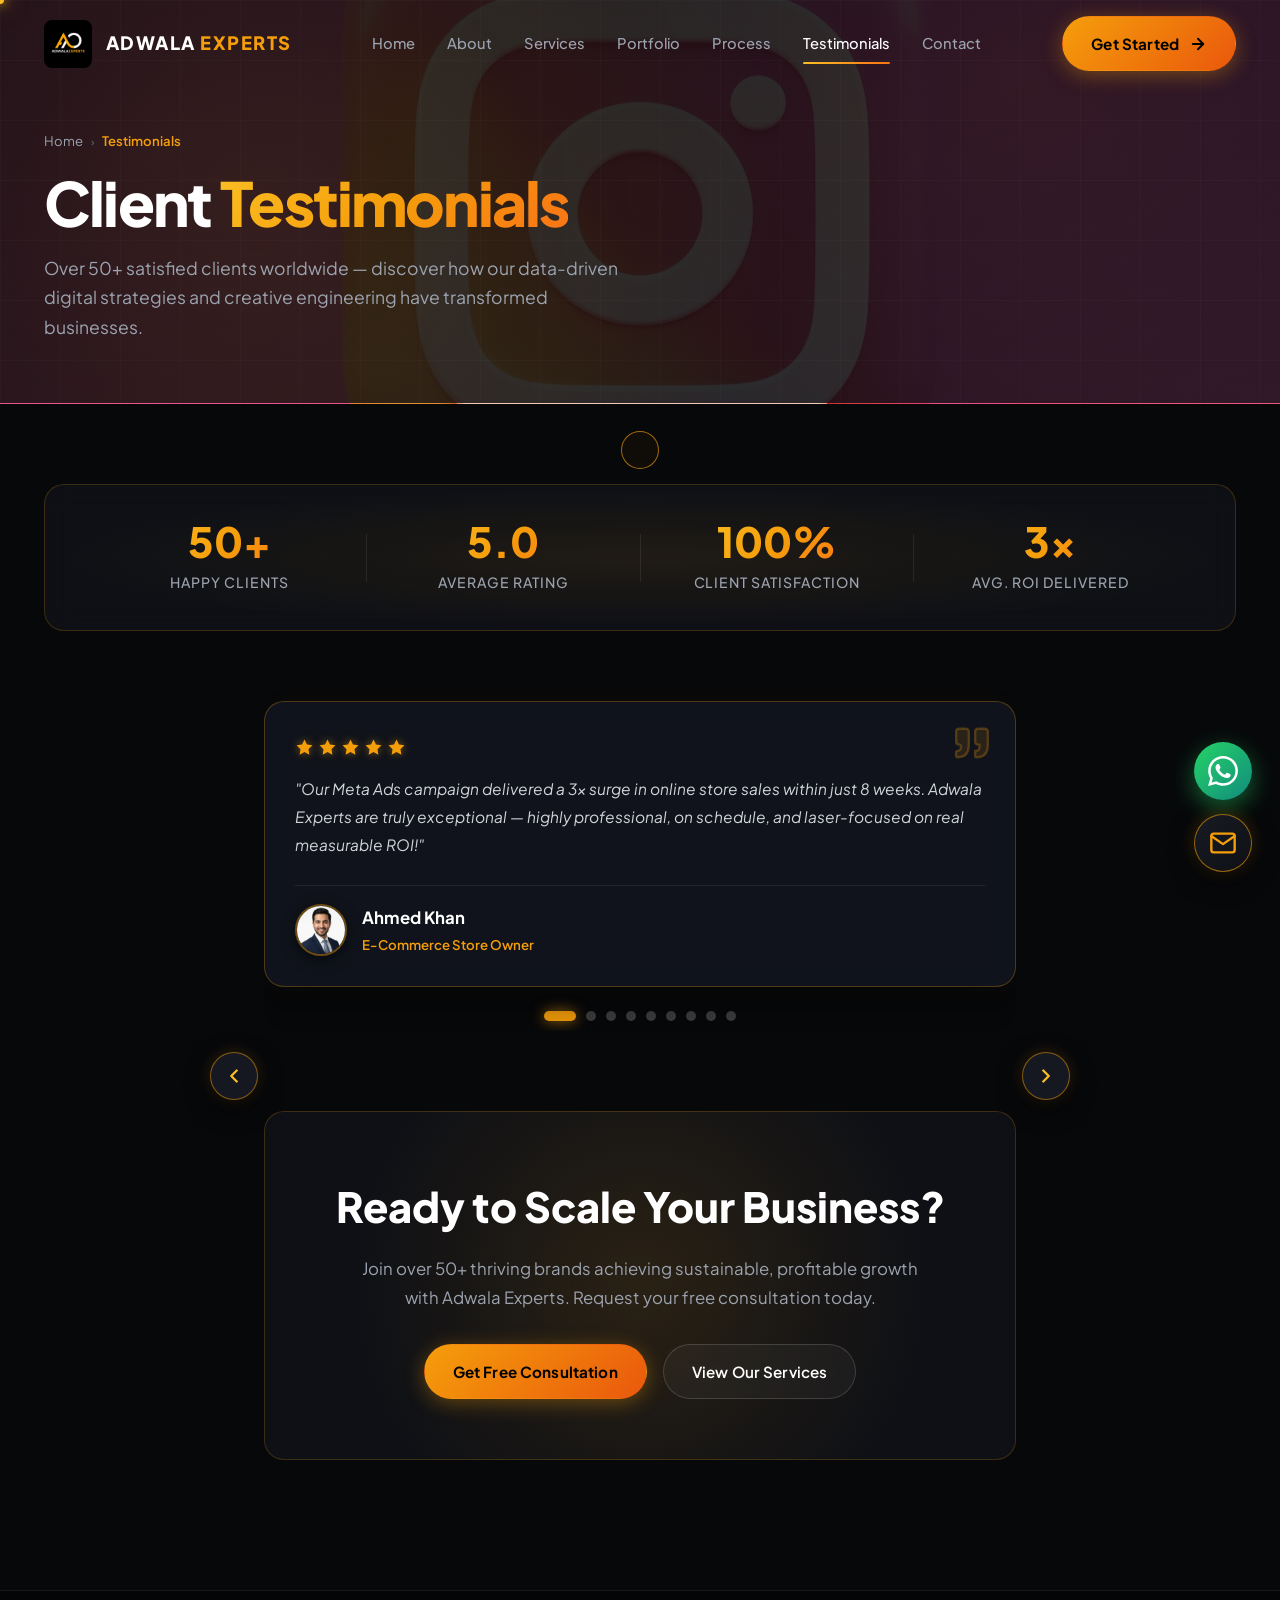
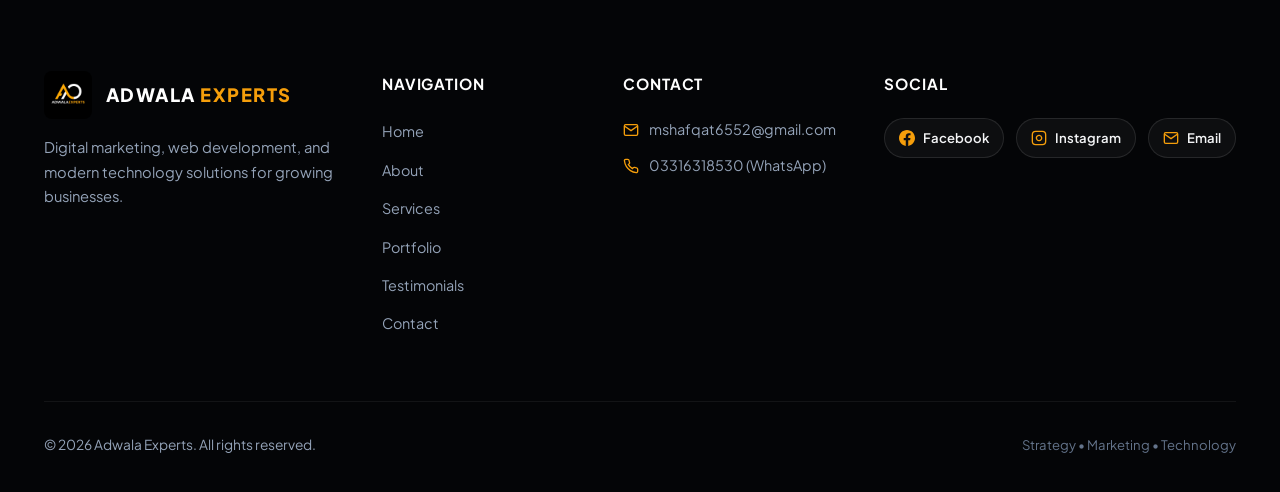
<file: testimonials.html>
<!DOCTYPE html>
<html lang="en">
<head>
  <meta charset="UTF-8">
  <meta name="viewport" content="width=device-width, initial-scale=1.0">
  <title>Client Testimonials | Adwala Experts — Real Reviews from Real Clients</title>
  <meta name="description" content="Read real client testimonials for Adwala Experts. See what our clients say about our digital marketing, web development, and SEO services.">
  <link rel="icon" type="image/jpeg" href="assets/images/adwala-logo.jpg">
  <link rel="preconnect" href="https://fonts.googleapis.com">
  <link rel="preconnect" href="https://fonts.gstatic.com" crossorigin>
  <link href="https://fonts.googleapis.com/css2?family=Plus+Jakarta+Sans:wght@400;500;600;700;800&display=swap" rel="stylesheet">
  <link rel="stylesheet" href="assets/css/style.css">
  <link rel="stylesheet" href="assets/css/pages.css">
  <style>
    .testimonials-full-grid {
      display: grid;
      grid-template-columns: repeat(3, 1fr);
      gap: 28px;
      margin-bottom: 60px;
    }
    .testimonial-full-card {
      background: var(--bg-card);
      border: 1px solid var(--border-card);
      border-radius: var(--radius-lg);
      padding: 36px 30px 30px;
      backdrop-filter: blur(14px);
      transition: all var(--transition-smooth);
      position: relative;
      display: flex;
      flex-direction: column;
      gap: 18px;
      overflow: hidden;
    }
    .testimonial-full-card::before {
      content: '';
      position: absolute;
      top: 0; left: 0; right: 0;
      height: 3px;
      background: linear-gradient(90deg, var(--amber-primary), var(--orange-accent), transparent);
      opacity: 0;
      transition: opacity var(--transition-fast);
    }
    .testimonial-full-card:hover {
      border-color: var(--border-amber);
      transform: translateY(-6px);
      box-shadow: 0 20px 50px -15px rgba(0,0,0,0.7), var(--shadow-amber);
    }
    .testimonial-full-card:hover::before { opacity: 1; }
    .t-stars { display: flex; gap: 4px; }
    .t-stars svg { width: 19px; height: 19px; filter: drop-shadow(0 0 4px rgba(245,158,11,0.5)); }
    .t-quote-icon { position: absolute; top: 22px; right: 24px; opacity: 0.55; }
    .t-quote-icon svg { width: 38px; height: 38px; }
    .t-text { font-size: 0.97rem; color: #d1d5db; line-height: 1.8; font-style: italic; flex-grow: 1; }
    .t-author { display: flex; align-items: center; gap: 15px; margin-top: 8px; padding-top: 18px; border-top: 1px solid var(--border-subtle); }
    .t-avatar-img { width: 52px; height: 52px; border-radius: 50%; object-fit: cover; object-position: top; flex-shrink: 0; border: 2px solid rgba(245,158,11,0.4); box-shadow: 0 4px 14px rgba(0,0,0,0.5); }
    .t-avatar-init { width: 52px; height: 52px; border-radius: 50%; display: flex; align-items: center; justify-content: center; font-weight: 800; font-size: 1rem; color: #000; flex-shrink: 0; box-shadow: 0 4px 14px rgba(0,0,0,0.4); }
    .t-av-1 { background: linear-gradient(135deg, #f59e0b, #ea580c); }
    .t-av-2 { background: linear-gradient(135deg, #8b5cf6, #a855f7); }
    .t-av-3 { background: linear-gradient(135deg, #10b981, #059669); }
    .t-name { font-weight: 700; font-size: 1.05rem; color: var(--text-white); margin-bottom: 3px; }
    .t-role { font-size: 0.83rem; color: var(--amber-primary); font-weight: 600; }
    @media (max-width: 1120px) { .testimonials-full-grid { grid-template-columns: repeat(2, 1fr); } }
    @media (max-width: 640px) { .testimonials-full-grid { grid-template-columns: 1fr; } }
  </style>
</head>
<body>
  </div>

  <header class="navbar" id="navbar">
    <div class="container navbar-inner">
      <a href="index.html" class="brand-logo-link" aria-label="Adwala Experts Home">
        <img src="assets/images/adwala-logo.jpg" alt="Adwala Experts Logo" class="brand-logo-img">
        <span class="brand-logo-text">Adwala <span>Experts</span></span>
      </a>
      <nav aria-label="Main Navigation">
        <ul class="nav-menu">
          <li><a href="index.html" class="nav-link">Home</a></li>
          <li><a href="about.html" class="nav-link">About</a></li>
          <li><a href="services.html" class="nav-link">Services</a></li>
          <li><a href="portfolio.html" class="nav-link">Portfolio</a></li>
          <li><a href="process.html" class="nav-link">Process</a></li>
          <li><a href="testimonials.html" class="nav-link active">Testimonials</a></li>
          <li><a href="contact.html" class="nav-link">Contact</a></li>
          <li class="nav-menu-cta" style="display:none;"><a href="contact.html" class="btn btn-primary" style="width:100%;">Get Started</a></li>
        </ul>
      </nav>
      <div class="navbar-actions">
        <a href="contact.html" class="btn btn-primary" id="navGetStarted">
          <span>Get Started</span>
          <svg class="btn-icon" viewBox="0 0 24 24" fill="none" stroke="currentColor" stroke-width="2.5" stroke-linecap="round" stroke-linejoin="round"><line x1="5" y1="12" x2="19" y2="12"></line><polyline points="12 5 19 12 12 19"></polyline></svg>
        </a>
        <button class="nav-toggle" aria-label="Toggle navigation" aria-expanded="false">
          <svg width="24" height="24" viewBox="0 0 24 24" fill="none" stroke="currentColor" stroke-width="2" stroke-linecap="round" stroke-linejoin="round"><line x1="3" y1="12" x2="21" y2="12"></line><line x1="3" y1="6" x2="21" y2="6"></line><line x1="3" y1="18" x2="21" y2="18"></line></svg>
        </button>
      </div>
    </div>
  </header>

  <main>
    <section class="page-hero page-hero-testimonials">
      <div class="container page-hero-inner">
        <nav class="breadcrumb" aria-label="Breadcrumb">
          <a href="index.html">Home</a><span class="breadcrumb-sep">›</span>
          <span class="breadcrumb-current">Testimonials</span>
        </nav>
        <h1 class="page-hero-title">Client <span class="accent">Testimonials</span></h1>
        <p class="page-hero-sub">Over 50+ satisfied clients worldwide — discover how our data-driven digital strategies and creative engineering have transformed businesses.</p>
      </div>
    </section>

    <div style="background: var(--bg-dark); padding: 80px 0;">
      <div class="container">

        <!-- Stats Bar -->
        <div class="testimonials-stats-bar" style="margin-bottom:60px;">
          <div class="tstats-item"><div class="tstats-num counter-item" data-target="50" data-suffix="+">50+</div><div class="tstats-label">Happy Clients</div></div>
          <div class="tstats-divider"></div>
          <div class="tstats-item"><div class="tstats-num counter-item" data-target="5.0" data-decimals="1">5.0</div><div class="tstats-label">Average Rating</div></div>
          <div class="tstats-divider"></div>
          <div class="tstats-item"><div class="tstats-num counter-item" data-target="100" data-suffix="%">100%</div><div class="tstats-label">Client Satisfaction</div></div>
          <div class="tstats-divider"></div>
          <div class="tstats-item"><div class="tstats-num counter-item" data-target="3" data-suffix="x">3x</div><div class="tstats-label">Avg. ROI Delivered</div></div>
        </div>

        <!-- Testimonials Slider Wrapper -->
        <div class="testimonials-slider-wrapper" id="testimonialsSlider">
          <div class="testimonials-track-container">
            <div class="testimonials-track" id="testimonialsTrack">

          <!-- 1: Ahmed -->
          <div class="testimonial-full-card">
            <div class="t-stars">
              <svg viewBox="0 0 24 24" fill="#f59e0b"><polygon points="12 2 15.09 8.26 22 9.27 17 14.14 18.18 21.02 12 17.77 5.82 21.02 7 14.14 2 9.27 8.91 8.26 12 2"></polygon></svg>
              <svg viewBox="0 0 24 24" fill="#f59e0b"><polygon points="12 2 15.09 8.26 22 9.27 17 14.14 18.18 21.02 12 17.77 5.82 21.02 7 14.14 2 9.27 8.91 8.26 12 2"></polygon></svg>
              <svg viewBox="0 0 24 24" fill="#f59e0b"><polygon points="12 2 15.09 8.26 22 9.27 17 14.14 18.18 21.02 12 17.77 5.82 21.02 7 14.14 2 9.27 8.91 8.26 12 2"></polygon></svg>
              <svg viewBox="0 0 24 24" fill="#f59e0b"><polygon points="12 2 15.09 8.26 22 9.27 17 14.14 18.18 21.02 12 17.77 5.82 21.02 7 14.14 2 9.27 8.91 8.26 12 2"></polygon></svg>
              <svg viewBox="0 0 24 24" fill="#f59e0b"><polygon points="12 2 15.09 8.26 22 9.27 17 14.14 18.18 21.02 12 17.77 5.82 21.02 7 14.14 2 9.27 8.91 8.26 12 2"></polygon></svg>
            </div>
            <div class="t-quote-icon"><svg viewBox="0 0 24 24" fill="none"><path d="M3 21c3 0 7-1 7-8V5c0-1.25-.756-2.017-2-2H4c-1.25 0-2 .75-2 1.972V11c0 1.25.75 2 2 2 1 0 1 0 1 1v1c0 1-1 2-2 2s-1 .008-1 1.031V20c0 1 0 1 1 1z" fill="rgba(245,158,11,0.2)" stroke="rgba(245,158,11,0.5)" stroke-width="1.5"/><path d="M15 21c3 0 7-1 7-8V5c0-1.25-.757-2.017-2-2h-4c-1.25 0-2 .75-2 1.972V11c0 1.25.75 2 2 2h.75c0 2.25.25 4-2.75 4v3c0 1 0 1 1 1z" fill="rgba(245,158,11,0.2)" stroke="rgba(245,158,11,0.5)" stroke-width="1.5"/></svg></div>
            <p class="t-text">"Our Meta Ads campaign delivered a 3x surge in online store sales within just 8 weeks. Adwala Experts are truly exceptional — highly professional, on schedule, and laser-focused on real measurable ROI!"</p>
            <div class="t-author">
              <img src="assets/images/avatar-ahmed.jpg" alt="Ahmed Khan" class="t-avatar-img">
              <div><div class="t-name">Ahmed Khan</div><div class="t-role">E-Commerce Store Owner</div></div>
            </div>
          </div>

          <!-- 2: Sara -->
          <div class="testimonial-full-card">
            <div class="t-stars">
              <svg viewBox="0 0 24 24" fill="#f59e0b"><polygon points="12 2 15.09 8.26 22 9.27 17 14.14 18.18 21.02 12 17.77 5.82 21.02 7 14.14 2 9.27 8.91 8.26 12 2"></polygon></svg>
              <svg viewBox="0 0 24 24" fill="#f59e0b"><polygon points="12 2 15.09 8.26 22 9.27 17 14.14 18.18 21.02 12 17.77 5.82 21.02 7 14.14 2 9.27 8.91 8.26 12 2"></polygon></svg>
              <svg viewBox="0 0 24 24" fill="#f59e0b"><polygon points="12 2 15.09 8.26 22 9.27 17 14.14 18.18 21.02 12 17.77 5.82 21.02 7 14.14 2 9.27 8.91 8.26 12 2"></polygon></svg>
              <svg viewBox="0 0 24 24" fill="#f59e0b"><polygon points="12 2 15.09 8.26 22 9.27 17 14.14 18.18 21.02 12 17.77 5.82 21.02 7 14.14 2 9.27 8.91 8.26 12 2"></polygon></svg>
              <svg viewBox="0 0 24 24" fill="#f59e0b"><polygon points="12 2 15.09 8.26 22 9.27 17 14.14 18.18 21.02 12 17.77 5.82 21.02 7 14.14 2 9.27 8.91 8.26 12 2"></polygon></svg>
            </div>
            <div class="t-quote-icon"><svg viewBox="0 0 24 24" fill="none"><path d="M3 21c3 0 7-1 7-8V5c0-1.25-.756-2.017-2-2H4c-1.25 0-2 .75-2 1.972V11c0 1.25.75 2 2 2 1 0 1 0 1 1v1c0 1-1 2-2 2s-1 .008-1 1.031V20c0 1 0 1 1 1z" fill="rgba(245,158,11,0.2)" stroke="rgba(245,158,11,0.5)" stroke-width="1.5"/><path d="M15 21c3 0 7-1 7-8V5c0-1.25-.757-2.017-2-2h-4c-1.25 0-2 .75-2 1.972V11c0 1.25.75 2 2 2h.75c0 2.25.25 4-2.75 4v3c0 1 0 1 1 1z" fill="rgba(245,158,11,0.2)" stroke="rgba(245,158,11,0.5)" stroke-width="1.5"/></svg></div>
            <p class="t-text">"The website development was done with remarkable precision and speed. Our customers constantly praise our modern look and fast checkout. The Google Ads campaigns further multiplied our bookings!"</p>
            <div class="t-author">
              <img src="assets/images/avatar-sara.jpg" alt="Sara Malik" class="t-avatar-img">
              <div><div class="t-name">Sara Malik</div><div class="t-role">Restaurant Business Owner</div></div>
            </div>
          </div>

          <!-- 3: Usman -->
          <div class="testimonial-full-card">
            <div class="t-stars">
              <svg viewBox="0 0 24 24" fill="#f59e0b"><polygon points="12 2 15.09 8.26 22 9.27 17 14.14 18.18 21.02 12 17.77 5.82 21.02 7 14.14 2 9.27 8.91 8.26 12 2"></polygon></svg>
              <svg viewBox="0 0 24 24" fill="#f59e0b"><polygon points="12 2 15.09 8.26 22 9.27 17 14.14 18.18 21.02 12 17.77 5.82 21.02 7 14.14 2 9.27 8.91 8.26 12 2"></polygon></svg>
              <svg viewBox="0 0 24 24" fill="#f59e0b"><polygon points="12 2 15.09 8.26 22 9.27 17 14.14 18.18 21.02 12 17.77 5.82 21.02 7 14.14 2 9.27 8.91 8.26 12 2"></polygon></svg>
              <svg viewBox="0 0 24 24" fill="#f59e0b"><polygon points="12 2 15.09 8.26 22 9.27 17 14.14 18.18 21.02 12 17.77 5.82 21.02 7 14.14 2 9.27 8.91 8.26 12 2"></polygon></svg>
              <svg viewBox="0 0 24 24" fill="#f59e0b"><polygon points="12 2 15.09 8.26 22 9.27 17 14.14 18.18 21.02 12 17.77 5.82 21.02 7 14.14 2 9.27 8.91 8.26 12 2"></polygon></svg>
            </div>
            <div class="t-quote-icon"><svg viewBox="0 0 24 24" fill="none"><path d="M3 21c3 0 7-1 7-8V5c0-1.25-.756-2.017-2-2H4c-1.25 0-2 .75-2 1.972V11c0 1.25.75 2 2 2 1 0 1 0 1 1v1c0 1-1 2-2 2s-1 .008-1 1.031V20c0 1 0 1 1 1z" fill="rgba(245,158,11,0.2)" stroke="rgba(245,158,11,0.5)" stroke-width="1.5"/><path d="M15 21c3 0 7-1 7-8V5c0-1.25-.757-2.017-2-2h-4c-1.25 0-2 .75-2 1.972V11c0 1.25.75 2 2 2h.75c0 2.25.25 4-2.75 4v3c0 1 0 1 1 1z" fill="rgba(245,158,11,0.2)" stroke="rgba(245,158,11,0.5)" stroke-width="1.5"/></svg></div>
            <p class="t-text">"Across both social media management and visual branding, Adwala transformed our company identity. Our audience engagement grew 5x in record time. Highly impressed with their creative caliber!"</p>
            <div class="t-author">
              <img src="assets/images/avatar-usman.jpg" alt="Usman Raza" class="t-avatar-img">
              <div><div class="t-name">Usman Raza</div><div class="t-role">Fashion Brand Founder</div></div>
            </div>
          </div>

          <!-- 4: Fatima -->
          <div class="testimonial-full-card">
            <div class="t-stars">
              <svg viewBox="0 0 24 24" fill="#f59e0b"><polygon points="12 2 15.09 8.26 22 9.27 17 14.14 18.18 21.02 12 17.77 5.82 21.02 7 14.14 2 9.27 8.91 8.26 12 2"></polygon></svg>
              <svg viewBox="0 0 24 24" fill="#f59e0b"><polygon points="12 2 15.09 8.26 22 9.27 17 14.14 18.18 21.02 12 17.77 5.82 21.02 7 14.14 2 9.27 8.91 8.26 12 2"></polygon></svg>
              <svg viewBox="0 0 24 24" fill="#f59e0b"><polygon points="12 2 15.09 8.26 22 9.27 17 14.14 18.18 21.02 12 17.77 5.82 21.02 7 14.14 2 9.27 8.91 8.26 12 2"></polygon></svg>
              <svg viewBox="0 0 24 24" fill="#f59e0b"><polygon points="12 2 15.09 8.26 22 9.27 17 14.14 18.18 21.02 12 17.77 5.82 21.02 7 14.14 2 9.27 8.91 8.26 12 2"></polygon></svg>
              <svg viewBox="0 0 24 24" fill="#f59e0b"><polygon points="12 2 15.09 8.26 22 9.27 17 14.14 18.18 21.02 12 17.77 5.82 21.02 7 14.14 2 9.27 8.91 8.26 12 2"></polygon></svg>
            </div>
            <div class="t-quote-icon"><svg viewBox="0 0 24 24" fill="none"><path d="M3 21c3 0 7-1 7-8V5c0-1.25-.756-2.017-2-2H4c-1.25 0-2 .75-2 1.972V11c0 1.25.75 2 2 2 1 0 1 0 1 1v1c0 1-1 2-2 2s-1 .008-1 1.031V20c0 1 0 1 1 1z" fill="rgba(245,158,11,0.2)" stroke="rgba(245,158,11,0.5)" stroke-width="1.5"/><path d="M15 21c3 0 7-1 7-8V5c0-1.25-.757-2.017-2-2h-4c-1.25 0-2 .75-2 1.972V11c0 1.25.75 2 2 2h.75c0 2.25.25 4-2.75 4v3c0 1 0 1 1 1z" fill="rgba(245,158,11,0.2)" stroke="rgba(245,158,11,0.5)" stroke-width="1.5"/></svg></div>
            <p class="t-text">"Their blend of technical SEO and targeted email marketing proved phenomenal. Our organic inbound inquiries surged by 200% within 90 days. The best digital partner for high-ticket services."</p>
            <div class="t-author">
              <img src="assets/images/avatar-fatima.jpg" alt="Fatima Noor" class="t-avatar-img">
              <div><div class="t-name">Fatima Noor</div><div class="t-role">Real Estate Agency Manager</div></div>
            </div>
          </div>

          <!-- 5: Zain -->
          <div class="testimonial-full-card">
            <div class="t-stars">
              <svg viewBox="0 0 24 24" fill="#f59e0b"><polygon points="12 2 15.09 8.26 22 9.27 17 14.14 18.18 21.02 12 17.77 5.82 21.02 7 14.14 2 9.27 8.91 8.26 12 2"></polygon></svg>
              <svg viewBox="0 0 24 24" fill="#f59e0b"><polygon points="12 2 15.09 8.26 22 9.27 17 14.14 18.18 21.02 12 17.77 5.82 21.02 7 14.14 2 9.27 8.91 8.26 12 2"></polygon></svg>
              <svg viewBox="0 0 24 24" fill="#f59e0b"><polygon points="12 2 15.09 8.26 22 9.27 17 14.14 18.18 21.02 12 17.77 5.82 21.02 7 14.14 2 9.27 8.91 8.26 12 2"></polygon></svg>
              <svg viewBox="0 0 24 24" fill="#f59e0b"><polygon points="12 2 15.09 8.26 22 9.27 17 14.14 18.18 21.02 12 17.77 5.82 21.02 7 14.14 2 9.27 8.91 8.26 12 2"></polygon></svg>
              <svg viewBox="0 0 24 24" fill="#f59e0b"><polygon points="12 2 15.09 8.26 22 9.27 17 14.14 18.18 21.02 12 17.77 5.82 21.02 7 14.14 2 9.27 8.91 8.26 12 2"></polygon></svg>
            </div>
            <div class="t-quote-icon"><svg viewBox="0 0 24 24" fill="none"><path d="M3 21c3 0 7-1 7-8V5c0-1.25-.756-2.017-2-2H4c-1.25 0-2 .75-2 1.972V11c0 1.25.75 2 2 2 1 0 1 0 1 1v1c0 1-1 2-2 2s-1 .008-1 1.031V20c0 1 0 1 1 1z" fill="rgba(245,158,11,0.2)" stroke="rgba(245,158,11,0.5)" stroke-width="1.5"/><path d="M15 21c3 0 7-1 7-8V5c0-1.25-.757-2.017-2-2h-4c-1.25 0-2 .75-2 1.972V11c0 1.25.75 2 2 2h.75c0 2.25.25 4-2.75 4v3c0 1 0 1 1 1z" fill="rgba(245,158,11,0.2)" stroke="rgba(245,158,11,0.5)" stroke-width="1.5"/></svg></div>
            <p class="t-text">"Their AI video generation and custom prompt systems gave us an unbeatable competitive edge. We produce stellar marketing collateral in minutes instead of days. Truly forward-thinking specialists."</p>
            <div class="t-author">
              <img src="assets/images/avatar-ahmed.jpg" alt="Zain Abbas" class="t-avatar-img">
              <div><div class="t-name">Zain Abbas</div><div class="t-role">Tech Startup CEO</div></div>
            </div>
          </div>

          <!-- 6: Rimsha -->
          <div class="testimonial-full-card">
            <div class="t-stars">
              <svg viewBox="0 0 24 24" fill="#f59e0b"><polygon points="12 2 15.09 8.26 22 9.27 17 14.14 18.18 21.02 12 17.77 5.82 21.02 7 14.14 2 9.27 8.91 8.26 12 2"></polygon></svg>
              <svg viewBox="0 0 24 24" fill="#f59e0b"><polygon points="12 2 15.09 8.26 22 9.27 17 14.14 18.18 21.02 12 17.77 5.82 21.02 7 14.14 2 9.27 8.91 8.26 12 2"></polygon></svg>
              <svg viewBox="0 0 24 24" fill="#f59e0b"><polygon points="12 2 15.09 8.26 22 9.27 17 14.14 18.18 21.02 12 17.77 5.82 21.02 7 14.14 2 9.27 8.91 8.26 12 2"></polygon></svg>
              <svg viewBox="0 0 24 24" fill="#f59e0b"><polygon points="12 2 15.09 8.26 22 9.27 17 14.14 18.18 21.02 12 17.77 5.82 21.02 7 14.14 2 9.27 8.91 8.26 12 2"></polygon></svg>
              <svg viewBox="0 0 24 24" fill="#f59e0b"><polygon points="12 2 15.09 8.26 22 9.27 17 14.14 18.18 21.02 12 17.77 5.82 21.02 7 14.14 2 9.27 8.91 8.26 12 2"></polygon></svg>
            </div>
            <div class="t-quote-icon"><svg viewBox="0 0 24 24" fill="none"><path d="M3 21c3 0 7-1 7-8V5c0-1.25-.756-2.017-2-2H4c-1.25 0-2 .75-2 1.972V11c0 1.25.75 2 2 2 1 0 1 0 1 1v1c0 1-1 2-2 2s-1 .008-1 1.031V20c0 1 0 1 1 1z" fill="rgba(245,158,11,0.2)" stroke="rgba(245,158,11,0.5)" stroke-width="1.5"/><path d="M15 21c3 0 7-1 7-8V5c0-1.25-.757-2.017-2-2h-4c-1.25 0-2 .75-2 1.972V11c0 1.25.75 2 2 2h.75c0 2.25.25 4-2.75 4v3c0 1 0 1 1 1z" fill="rgba(245,158,11,0.2)" stroke="rgba(245,158,11,0.5)" stroke-width="1.5"/></svg></div>
            <p class="t-text">"From brand strategy to execution, Adwala Experts took total ownership. They consistently delivered far above expectations with transparent updates throughout. Highly recommended!"</p>
            <div class="t-author">
              <img src="assets/images/avatar-sara.jpg" alt="Rimsha Hassan" class="t-avatar-img">
              <div><div class="t-name">Rimsha Hassan</div><div class="t-role">Healthcare Services Director</div></div>
            </div>
          </div>

          <!-- 7: Bilal -->
          <div class="testimonial-full-card">
            <div class="t-stars">
              <svg viewBox="0 0 24 24" fill="#f59e0b"><polygon points="12 2 15.09 8.26 22 9.27 17 14.14 18.18 21.02 12 17.77 5.82 21.02 7 14.14 2 9.27 8.91 8.26 12 2"></polygon></svg>
              <svg viewBox="0 0 24 24" fill="#f59e0b"><polygon points="12 2 15.09 8.26 22 9.27 17 14.14 18.18 21.02 12 17.77 5.82 21.02 7 14.14 2 9.27 8.91 8.26 12 2"></polygon></svg>
              <svg viewBox="0 0 24 24" fill="#f59e0b"><polygon points="12 2 15.09 8.26 22 9.27 17 14.14 18.18 21.02 12 17.77 5.82 21.02 7 14.14 2 9.27 8.91 8.26 12 2"></polygon></svg>
              <svg viewBox="0 0 24 24" fill="#f59e0b"><polygon points="12 2 15.09 8.26 22 9.27 17 14.14 18.18 21.02 12 17.77 5.82 21.02 7 14.14 2 9.27 8.91 8.26 12 2"></polygon></svg>
              <svg viewBox="0 0 24 24" fill="#f59e0b"><polygon points="12 2 15.09 8.26 22 9.27 17 14.14 18.18 21.02 12 17.77 5.82 21.02 7 14.14 2 9.27 8.91 8.26 12 2"></polygon></svg>
            </div>
            <div class="t-quote-icon"><svg viewBox="0 0 24 24" fill="none"><path d="M3 21c3 0 7-1 7-8V5c0-1.25-.756-2.017-2-2H4c-1.25 0-2 .75-2 1.972V11c0 1.25.75 2 2 2 1 0 1 0 1 1v1c0 1-1 2-2 2s-1 .008-1 1.031V20c0 1 0 1 1 1z" fill="rgba(245,158,11,0.2)" stroke="rgba(245,158,11,0.5)" stroke-width="1.5"/><path d="M15 21c3 0 7-1 7-8V5c0-1.25-.757-2.017-2-2h-4c-1.25 0-2 .75-2 1.972V11c0 1.25.75 2 2 2h.75c0 2.25.25 4-2.75 4v3c0 1 0 1 1 1z" fill="rgba(245,158,11,0.2)" stroke="rgba(245,158,11,0.5)" stroke-width="1.5"/></svg></div>
            <p class="t-text">"They managed our apparel brand's Instagram seamlessly. Within 6 months our following grew from 2,000 to over 25,000 with a sustained 12% engagement rate. Exceptional results and work ethic!"</p>
            <div class="t-author">
              <img src="assets/images/avatar-usman.jpg" alt="Bilal Anwar" class="t-avatar-img">
              <div><div class="t-name">Bilal Anwar</div><div class="t-role">Apparel Brand Owner</div></div>
            </div>
          </div>

          <!-- 8: Hina -->
          <div class="testimonial-full-card">
            <div class="t-stars">
              <svg viewBox="0 0 24 24" fill="#f59e0b"><polygon points="12 2 15.09 8.26 22 9.27 17 14.14 18.18 21.02 12 17.77 5.82 21.02 7 14.14 2 9.27 8.91 8.26 12 2"></polygon></svg>
              <svg viewBox="0 0 24 24" fill="#f59e0b"><polygon points="12 2 15.09 8.26 22 9.27 17 14.14 18.18 21.02 12 17.77 5.82 21.02 7 14.14 2 9.27 8.91 8.26 12 2"></polygon></svg>
              <svg viewBox="0 0 24 24" fill="#f59e0b"><polygon points="12 2 15.09 8.26 22 9.27 17 14.14 18.18 21.02 12 17.77 5.82 21.02 7 14.14 2 9.27 8.91 8.26 12 2"></polygon></svg>
              <svg viewBox="0 0 24 24" fill="#f59e0b"><polygon points="12 2 15.09 8.26 22 9.27 17 14.14 18.18 21.02 12 17.77 5.82 21.02 7 14.14 2 9.27 8.91 8.26 12 2"></polygon></svg>
              <svg viewBox="0 0 24 24" fill="#f59e0b"><polygon points="12 2 15.09 8.26 22 9.27 17 14.14 18.18 21.02 12 17.77 5.82 21.02 7 14.14 2 9.27 8.91 8.26 12 2"></polygon></svg>
            </div>
            <div class="t-quote-icon"><svg viewBox="0 0 24 24" fill="none"><path d="M3 21c3 0 7-1 7-8V5c0-1.25-.756-2.017-2-2H4c-1.25 0-2 .75-2 1.972V11c0 1.25.75 2 2 2 1 0 1 0 1 1v1c0 1-1 2-2 2s-1 .008-1 1.031V20c0 1 0 1 1 1z" fill="rgba(245,158,11,0.2)" stroke="rgba(245,158,11,0.5)" stroke-width="1.5"/><path d="M15 21c3 0 7-1 7-8V5c0-1.25-.757-2.017-2-2h-4c-1.25 0-2 .75-2 1.972V11c0 1.25.75 2 2 2h.75c0 2.25.25 4-2.75 4v3c0 1 0 1 1 1z" fill="rgba(245,158,11,0.2)" stroke="rgba(245,158,11,0.5)" stroke-width="1.5"/></svg></div>
            <p class="t-text">"Both our brand identity design and responsive website were completed by Adwala. The elegance, speed, and affordability blew us away. I recommend them to every entrepreneur without hesitation!"</p>
            <div class="t-author">
              <img src="assets/images/avatar-fatima.jpg" alt="Hina Kamran" class="t-avatar-img">
              <div><div class="t-name">Hina Kamran</div><div class="t-role">Beauty Studio Director</div></div>
            </div>
          </div>

          <!-- 9: Omar -->
          <div class="testimonial-full-card">
            <div class="t-stars">
              <svg viewBox="0 0 24 24" fill="#f59e0b"><polygon points="12 2 15.09 8.26 22 9.27 17 14.14 18.18 21.02 12 17.77 5.82 21.02 7 14.14 2 9.27 8.91 8.26 12 2"></polygon></svg>
              <svg viewBox="0 0 24 24" fill="#f59e0b"><polygon points="12 2 15.09 8.26 22 9.27 17 14.14 18.18 21.02 12 17.77 5.82 21.02 7 14.14 2 9.27 8.91 8.26 12 2"></polygon></svg>
              <svg viewBox="0 0 24 24" fill="#f59e0b"><polygon points="12 2 15.09 8.26 22 9.27 17 14.14 18.18 21.02 12 17.77 5.82 21.02 7 14.14 2 9.27 8.91 8.26 12 2"></polygon></svg>
              <svg viewBox="0 0 24 24" fill="#f59e0b"><polygon points="12 2 15.09 8.26 22 9.27 17 14.14 18.18 21.02 12 17.77 5.82 21.02 7 14.14 2 9.27 8.91 8.26 12 2"></polygon></svg>
              <svg viewBox="0 0 24 24" fill="#f59e0b"><polygon points="12 2 15.09 8.26 22 9.27 17 14.14 18.18 21.02 12 17.77 5.82 21.02 7 14.14 2 9.27 8.91 8.26 12 2"></polygon></svg>
            </div>
            <div class="t-quote-icon"><svg viewBox="0 0 24 24" fill="none"><path d="M3 21c3 0 7-1 7-8V5c0-1.25-.756-2.017-2-2H4c-1.25 0-2 .75-2 1.972V11c0 1.25.75 2 2 2 1 0 1 0 1 1v1c0 1-1 2-2 2s-1 .008-1 1.031V20c0 1 0 1 1 1z" fill="rgba(245,158,11,0.2)" stroke="rgba(245,158,11,0.5)" stroke-width="1.5"/><path d="M15 21c3 0 7-1 7-8V5c0-1.25-.757-2.017-2-2h-4c-1.25 0-2 .75-2 1.972V11c0 1.25.75 2 2 2h.75c0 2.25.25 4-2.75 4v3c0 1 0 1 1 1z" fill="rgba(245,158,11,0.2)" stroke="rgba(245,158,11,0.5)" stroke-width="1.5"/></svg></div>
            <p class="t-text">"Google Ads managed by Adwala delivered a continuous stream of qualified patient inquiries for our clinic. Transparent reporting, zero wasted spend, and dependable client support throughout."</p>
            <div class="t-author">
              <img src="assets/images/avatar-ahmed.jpg" alt="Omar Shaikh" class="t-avatar-img">
              <div><div class="t-name">Omar Shaikh</div><div class="t-role">Medical Clinic Director</div></div>
            </div>
          </div>
          </div>

          <!-- Side Slider Buttons -->
          <button class="slider-btn slider-btn-prev" id="sliderPrevBtn" aria-label="Previous testimonial" title="Previous">
            <svg viewBox="0 0 24 24" fill="none" stroke="currentColor" stroke-width="2.5" stroke-linecap="round" stroke-linejoin="round"><polyline points="15 18 9 12 15 6"></polyline></svg>
          </button>
          <button class="slider-btn slider-btn-next" id="sliderNextBtn" aria-label="Next testimonial" title="Next">
            <svg viewBox="0 0 24 24" fill="none" stroke="currentColor" stroke-width="2.5" stroke-linecap="round" stroke-linejoin="round"><polyline points="9 18 15 12 9 6"></polyline></svg>
          </button>

          <!-- Bottom Indicators -->
          <div class="slider-indicators" id="sliderIndicators"></div>
        </div>

        <!-- CTA -->
        <div class="page-cta-banner">
          <h2>Ready to Scale Your Business?</h2>
          <p>Join over 50+ thriving brands achieving sustainable, profitable growth with Adwala Experts. Request your free consultation today.</p>
          <div class="page-cta-actions">
            <a href="contact.html" class="btn btn-primary">Get Free Consultation</a>
            <a href="services.html" class="btn btn-secondary">View Our Services</a>
          </div>
        </div>

      </div>
    </div>
  </main>

  <footer class="footer">
    <div class="container">
      <div class="footer-top">
        <div class="footer-brand-col">
          <a href="index.html" class="brand-logo-link" style="margin-bottom:16px;">
            <img src="assets/images/adwala-logo.jpg" alt="Adwala Experts Logo" class="brand-logo-img">
            <span class="brand-logo-text">Adwala <span>Experts</span></span>
          </a>
          <p class="footer-desc">Digital marketing, web development, and modern technology solutions for growing businesses.</p>
        </div>
        <div>
          <h4 class="footer-col-title">Navigation</h4>
          <ul class="footer-links">
            <li><a href="index.html" class="footer-link">Home</a></li>
            <li><a href="about.html" class="footer-link">About</a></li>
            <li><a href="services.html" class="footer-link">Services</a></li>
            <li><a href="portfolio.html" class="footer-link">Portfolio</a></li>
            <li><a href="testimonials.html" class="footer-link">Testimonials</a></li>
            <li><a href="contact.html" class="footer-link">Contact</a></li>
          </ul>
        </div>
        <div>
          <h4 class="footer-col-title">Contact</h4>
          <div class="footer-contact-item">
            <svg viewBox="0 0 24 24" fill="none" stroke="currentColor" stroke-width="2"><path d="M4 4h16c1.1 0 2 .9 2 2v12c0 1.1-.9 2-2 2H4c-1.1 0-2-.9-2-2V6c0-1.1.9-2 2-2z"></path><polyline points="22,6 12,13 2,6"></polyline></svg>
            <a href="mailto:mshafqat6552@gmail.com" class="footer-link">mshafqat6552@gmail.com</a>
          </div>
          <div class="footer-contact-item">
            <svg viewBox="0 0 24 24" fill="none" stroke="currentColor" stroke-width="2"><path d="M22 16.92v3a2 2 0 0 1-2.18 2 19.79 19.79 0 0 1-8.63-3.07 19.5 19.5 0 0 1-6-6 19.79 19.79 0 0 1-3.07-8.67A2 2 0 0 1 4.11 2h3a2 2 0 0 1 2 1.72 12.84 12.84 0 0 0 .7 2.81 2 2 0 0 1-.45 2.11L8.09 9.91a16 16 0 0 0 6 6l1.27-1.27a2 2 0 0 1 2.11-.45 12.84 12.84 0 0 0 2.81.7A2 2 0 0 1 22 16.92z"></path></svg>
            <a href="https://wa.me/923316318530" target="_blank" rel="noopener noreferrer" class="footer-link">03316318530 (WhatsApp)</a>
          </div>
        </div>
        <div>
          <h4 class="footer-col-title">Social</h4>
          <div class="social-links-strip">
            <a href="https://www.facebook.com/adwalaexpert.pk" target="_blank" rel="noopener noreferrer" class="social-badge-btn" title="Facebook">
              <svg viewBox="0 0 24 24" fill="currentColor"><path d="M24 12.073c0-6.627-5.373-12-12-12s-12 5.373-12 12c0 5.99 4.388 10.954 10.125 11.854v-8.385H7.078v-3.47h3.047V9.43c0-3.007 1.792-4.669 4.533-4.669 1.312 0 2.686.235 2.686.235v2.953H15.83c-1.491 0-1.956.925-1.956 1.874v2.25h3.328l-.532 3.47h-2.796v8.385C19.612 23.027 24 18.062 24 12.073z"/></svg>
              <span>Facebook</span>
            </a>
            <a href="https://www.instagram.com/adwalaexperts.pk" target="_blank" rel="noopener noreferrer" class="social-badge-btn" title="Instagram">
              <svg viewBox="0 0 24 24" fill="none" stroke="currentColor" stroke-width="2"><rect x="2" y="2" width="20" height="20" rx="5" ry="5"></rect><path d="M16 11.37A4 4 0 1 1 12.63 8 4 4 0 0 1 16 11.37z"></path><line x1="17.5" y1="6.5" x2="17.51" y2="6.5"></line></svg>
              <span>Instagram</span>
            </a>
            <a href="mailto:mshafqat6552@gmail.com" class="social-badge-btn" title="Email Us">
              <svg viewBox="0 0 24 24" fill="none" stroke="currentColor" stroke-width="2"><path d="M4 4h16c1.1 0 2 .9 2 2v12c0 1.1-.9 2-2 2H4c-1.1 0-2-.9-2-2V6c0-1.1.9-2 2-2z"></path><polyline points="22,6 12,13 2,6"></polyline></svg>
              <span>Email</span>
            </a>
          </div>
        </div>
      </div>
      <div class="footer-bottom">
        <p class="footer-copy">© 2026 Adwala Experts. All rights reserved.</p>
        <p style="color: var(--text-dim); font-size: 0.82rem;">Strategy • Marketing • Technology</p>
      </div>
    </div>
  </footer>

  <div class="floating-contact-stack">
    <a href="https://wa.me/923316318530" target="_blank" rel="noopener noreferrer" class="floating-contact-btn floating-whatsapp-btn" title="WhatsApp">
      <svg class="floating-icon" viewBox="0 0 24 24"><path fill="currentColor" d="M.057 24l1.687-6.163c-1.041-1.804-1.588-3.849-1.587-5.946.003-6.556 5.338-11.891 11.893-11.891 3.181.001 6.167 1.24 8.413 3.488 2.245 2.248 3.481 5.236 3.48 8.414-.003 6.557-5.338 11.892-11.893 11.892-1.99-.001-3.951-.5-5.688-1.448l-6.305 1.654zm6.597-3.807c1.676.995 3.276 1.591 5.392 1.592 5.448 0 9.886-4.434 9.889-9.885.002-5.462-4.415-9.89-9.881-9.892-5.452 0-9.887 4.434-9.889 9.884-.001 2.225.651 3.891 1.746 5.634l-.999 3.648 3.742-.981zm11.387-5.464c-.074-.124-.272-.198-.57-.347-.297-.149-1.758-.868-2.031-.967-.272-.099-.47-.149-.669.149-.198.297-.768.967-.941 1.165-.173.198-.347.223-.644.074-.297-.149-1.255-.462-2.39-1.475-.883-.788-1.48-1.761-1.653-2.059-.173-.297-.018-.458.13-.606.134-.133.297-.347.446-.521.151-.172.2-.296.3-.495.099-.198.05-.372-.025-.521-.075-.148-.669-1.611-.916-2.206-.242-.579-.487-.501-.669-.51l-.57-.01c-.198 0-.52.074-.792.372s-1.04 1.016-1.04 2.479 1.065 2.876 1.213 3.074c.149.198 2.095 3.2 5.076 4.487.709.306 1.263.489 1.694.626.712.226 1.36.194 1.872.118.571-.085 1.758-.719 2.006-1.413.248-.695.248-1.29.173-1.414z"/></svg>
      <span class="floating-tooltip">WhatsApp: 03316318530</span>
    </a>
    <a href="mailto:mshafqat6552@gmail.com" class="floating-contact-btn floating-email-btn" title="Email">
      <svg class="floating-icon" viewBox="0 0 24 24" fill="none" stroke="currentColor" stroke-width="2" stroke-linecap="round" stroke-linejoin="round"><path d="M4 4h16c1.1 0 2 .9 2 2v12c0 1.1-.9 2-2 2H4c-1.1 0-2-.9-2-2V6c0-1.1.9-2 2-2z"></path><polyline points="22,6 12,13 2,6"></polyline></svg>
      <span class="floating-tooltip">mshafqat6552@gmail.com</span>
    </a>
  </div>
  <script src="assets/js/main.js"></script>
</body>
</html>
</file>
<file: assets/css/style.css>
/* ==========================================================================
   ADWALA EXPERTS — Premium Digital Agency Stylesheet
   Modern, Cinematic, Minimal, Conversion-Focused
   Palette: Deep Black, Charcoal, Amber, Golden Orange, Light Gray, Pure White
   ========================================================================== */

:root {
  --bg-dark: #07080a;
  --bg-surface: #0e1015;
  --bg-card: rgba(18, 20, 27, 0.72);
  --bg-card-hover: rgba(26, 29, 40, 0.85);
  --bg-glass: rgba(10, 12, 16, 0.75);
  
  --amber-primary: #f59e0b;
  --amber-light: #fbbf24;
  --amber-dark: #d97706;
  --orange-accent: #f97316;
  
  --text-white: #ffffff;
  --text-light: #f3f4f6;
  --text-muted: #9ca3af;
  --text-dim: #64748b;
  
  --border-subtle: rgba(255, 255, 255, 0.08);
  --border-card: rgba(255, 255, 255, 0.06);
  --border-amber: rgba(245, 158, 11, 0.35);
  
  --shadow-card: 0 10px 30px -10px rgba(0, 0, 0, 0.6);
  --shadow-amber: 0 0 25px rgba(245, 158, 11, 0.2);
  --shadow-amber-lg: 0 10px 40px rgba(245, 158, 11, 0.25);
  
  --font-heading: 'Plus Jakarta Sans', -apple-system, BlinkMacSystemFont, 'Segoe UI', Roboto, sans-serif;
  --font-body: 'Plus Jakarta Sans', -apple-system, BlinkMacSystemFont, 'Segoe UI', Roboto, sans-serif;
  
  --radius-sm: 8px;
  --radius-md: 14px;
  --radius-lg: 20px;
  --radius-full: 9999px;
  
  --transition-fast: 0.2s cubic-bezier(0.16, 1, 0.3, 1);
  --transition-smooth: 0.35s cubic-bezier(0.16, 1, 0.3, 1);
  --transition-slow: 0.6s cubic-bezier(0.16, 1, 0.3, 1);
}

/* ---------------- RESET & BASE ---------------- */
*, *::before, *::after {
  box-sizing: border-box;
  margin: 0;
  padding: 0;
}

html {
  scroll-behavior: smooth;
  scroll-padding-top: 85px;
  font-size: 16px;
  background-color: var(--bg-dark);
  color: var(--text-light);
  font-family: var(--font-body);
  -webkit-font-smoothing: antialiased;
  -moz-osx-font-smoothing: grayscale;
  overflow-x: hidden;
}

body {
  background-color: var(--bg-dark);
  color: var(--text-light);
  line-height: 1.65;
  overflow-x: hidden;
  position: relative;
  background-image: 
    radial-gradient(circle at 50% 0%, rgba(245, 158, 11, 0.06) 0%, transparent 60%),
    linear-gradient(rgba(255, 255, 255, 0.015) 1px, transparent 1px),
    linear-gradient(90deg, rgba(255, 255, 255, 0.015) 1px, transparent 1px);
  background-size: 100% 100%, 64px 64px, 64px 64px;
}

img, video {
  max-width: 100%;
  height: auto;
  display: block;
}

a {
  color: inherit;
  text-decoration: none;
  transition: color var(--transition-fast);
}

button, input, textarea, select {
  font-family: inherit;
  font-size: inherit;
  color: inherit;
}

/* ---------------- LAYOUT UTILITIES ---------------- */
.container {
  width: 100%;
  max-width: 1240px;
  margin-left: auto;
  margin-right: auto;
  padding-left: 24px;
  padding-right: 24px;
}

.section {
  padding: 110px 0;
  position: relative;
  overflow: hidden;
}

.section-header {
  text-align: center;
  max-width: 760px;
  margin: 0 auto 64px auto;
}

.section-tag {
  display: inline-flex;
  align-items: center;
  gap: 8px;
  padding: 6px 16px;
  background: rgba(245, 158, 11, 0.1);
  border: 1px solid rgba(245, 158, 11, 0.25);
  border-radius: var(--radius-full);
  color: var(--amber-light);
  font-size: 0.82rem;
  font-weight: 600;
  letter-spacing: 0.08em;
  text-transform: uppercase;
  margin-bottom: 18px;
}

.section-tag-dot {
  width: 6px;
  height: 6px;
  border-radius: 50%;
  background: var(--amber-primary);
  box-shadow: 0 0 8px var(--amber-primary);
  animation: pulse-dot 2s infinite ease-in-out;
}

@keyframes pulse-dot {
  0%, 100% { opacity: 1; transform: scale(1); }
  50% { opacity: 0.4; transform: scale(0.85); }
}

.section-title {
  font-family: var(--font-heading);
  font-size: clamp(2rem, 4vw, 3rem);
  font-weight: 700;
  line-height: 1.2;
  color: var(--text-white);
  letter-spacing: -0.025em;
  margin-bottom: 20px;
}

.section-subtitle {
  font-size: 1.1rem;
  color: var(--text-muted);
  line-height: 1.7;
}

/* ---------------- BUTTONS ---------------- */
.btn {
  display: inline-flex;
  align-items: center;
  justify-content: center;
  gap: 10px;
  padding: 14px 28px;
  border-radius: var(--radius-full);
  font-size: 0.95rem;
  font-weight: 600;
  letter-spacing: 0.01em;
  cursor: pointer;
  transition: all var(--transition-fast);
  border: 1px solid transparent;
  position: relative;
  overflow: hidden;
  white-space: nowrap;
}

.btn-primary {
  background: linear-gradient(135deg, #f59e0b 0%, #ea580c 100%);
  color: #000000;
  font-weight: 700;
  box-shadow: 0 4px 20px rgba(245, 158, 11, 0.35);
}

.btn-primary:hover {
  background: linear-gradient(135deg, #fbbf24 0%, #f97316 100%);
  transform: translateY(-2px);
  box-shadow: 0 8px 30px rgba(245, 158, 11, 0.5);
  color: #000000;
}

.btn-secondary {
  background: rgba(255, 255, 255, 0.04);
  color: var(--text-white);
  border: 1px solid rgba(255, 255, 255, 0.15);
  backdrop-filter: blur(10px);
}

.btn-secondary:hover {
  background: rgba(255, 255, 255, 0.08);
  border-color: var(--amber-primary);
  color: var(--amber-light);
  transform: translateY(-2px);
}

.btn-icon {
  width: 18px;
  height: 18px;
  transition: transform var(--transition-fast);
}

.btn:hover .btn-icon {
  transform: translateX(3px);
}

/* ---------------- 1. NAVBAR ---------------- */
.navbar {
  position: fixed;
  top: 0;
  left: 0;
  width: 100%;
  z-index: 1000;
  padding: 16px 0;
  transition: all var(--transition-smooth);
}

.navbar.scrolled {
  padding: 12px 0;
  background: rgba(8, 9, 11, 0.85);
  backdrop-filter: blur(20px);
  -webkit-backdrop-filter: blur(20px);
  border-bottom: 1px solid rgba(255, 255, 255, 0.07);
  box-shadow: 0 10px 30px rgba(0, 0, 0, 0.5);
}

.navbar-inner {
  display: flex;
  align-items: center;
  justify-content: space-between;
}

.brand-logo-link {
  display: flex;
  align-items: center;
  gap: 14px;
}

.brand-logo-img {
  height: 48px;
  width: auto;
  border-radius: var(--radius-sm);
  display: block;
}

.brand-logo-text {
  font-family: var(--font-heading);
  font-size: 1.15rem;
  font-weight: 800;
  letter-spacing: 0.08em;
  color: var(--text-white);
  text-transform: uppercase;
}

.brand-logo-text span {
  color: var(--amber-primary);
}

.nav-menu {
  display: flex;
  align-items: center;
  gap: 32px;
  list-style: none;
}

.nav-link {
  font-size: 0.92rem;
  font-weight: 500;
  color: var(--text-muted);
  position: relative;
  padding: 6px 0;
  transition: color var(--transition-fast);
}

.nav-link::after {
  content: '';
  position: absolute;
  bottom: 0;
  left: 0;
  width: 0;
  height: 2px;
  background: linear-gradient(90deg, var(--amber-primary), var(--orange-accent));
  transition: width var(--transition-fast);
  border-radius: 2px;
}

.nav-link:hover,
.nav-link.active {
  color: var(--text-white);
}

.nav-link:hover::after,
.nav-link.active::after {
  width: 100%;
}

.navbar-actions {
  display: flex;
  align-items: center;
  gap: 16px;
}

.nav-toggle {
  display: none;
  background: transparent;
  border: 1px solid rgba(255, 255, 255, 0.12);
  border-radius: var(--radius-sm);
  padding: 8px;
  color: var(--text-white);
  cursor: pointer;
  transition: all var(--transition-fast);
}

.nav-toggle:hover {
  border-color: var(--amber-primary);
  background: rgba(245, 158, 11, 0.08);
}

/* ---------------- 2. HERO SECTION ---------------- */
.hero {
  position: relative;
  min-height: 100vh;
  display: flex;
  align-items: center;
  padding: 140px 0 90px 0;
  overflow: hidden;
  background: #000000;
}

.hero-video-wrapper {
  position: absolute;
  top: 0;
  left: 0;
  width: 100%;
  height: 100%;
  z-index: 1;
  overflow: hidden;
}

.hero-video-bg {
  width: 100%;
  height: 100%;
  object-fit: cover;
  object-position: center;
  filter: brightness(0.95) contrast(1.05);
}

.hero-overlay {
  position: absolute;
  top: 0;
  left: 0;
  width: 100%;
  height: 100%;
  background: linear-gradient(90deg, rgba(7, 8, 10, 0.75) 0%, rgba(7, 8, 10, 0.4) 48%, rgba(7, 8, 10, 0.15) 100%),
              linear-gradient(180deg, rgba(7, 8, 10, 0.25) 0%, transparent 45%, rgba(7, 8, 10, 0.65) 100%);
  z-index: 2;
  pointer-events: none;
}

.hero-content {
  position: relative;
  z-index: 3;
  max-width: 860px;
}

.hero-badge {
  display: inline-flex;
  align-items: center;
  gap: 10px;
  padding: 8px 20px;
  background: rgba(14, 16, 21, 0.85);
  border: 1px solid rgba(245, 158, 11, 0.35);
  border-radius: var(--radius-full);
  color: var(--text-light);
  font-size: 0.88rem;
  font-weight: 500;
  margin-bottom: 28px;
  backdrop-filter: blur(12px);
  box-shadow: 0 4px 20px rgba(0, 0, 0, 0.4);
}

.hero-badge-pill {
  background: linear-gradient(135deg, var(--amber-primary), var(--orange-accent));
  color: #000;
  font-size: 0.75rem;
  font-weight: 800;
  padding: 2px 10px;
  border-radius: var(--radius-full);
  letter-spacing: 0.05em;
  text-transform: uppercase;
}

.hero-headline {
  font-family: var(--font-heading);
  font-size: clamp(2.5rem, 5.5vw, 4.4rem);
  font-weight: 800;
  line-height: 1.12;
  color: var(--text-white);
  letter-spacing: -0.03em;
  margin-bottom: 24px;
}

.hero-headline .highlight-amber {
  background: linear-gradient(135deg, #fbbf24 0%, #f59e0b 35%, #f97316 100%);
  -webkit-background-clip: text;
  -webkit-text-fill-color: transparent;
  display: inline;
  text-shadow: none;
}

.hero-subtext {
  font-size: clamp(1.05rem, 1.8vw, 1.25rem);
  color: #d1d5db;
  line-height: 1.7;
  max-width: 680px;
  margin-bottom: 40px;
  text-shadow: 0 2px 8px rgba(0, 0, 0, 0.5);
}

.hero-actions {
  display: flex;
  align-items: center;
  gap: 18px;
  flex-wrap: wrap;
}

/* ---------------- 1. CIRCULAR SIDE ORBIT ANIMATION ---------------- */
.hero-orbit-wrapper {
  position: relative;
  display: inline-flex;
  align-items: center;
  gap: 24px;
  margin-top: 48px;
  padding-top: 24px;
  border-top: 1px solid rgba(255, 255, 255, 0.08);
}

.circular-orbit-system {
  position: relative;
  width: 78px;
  height: 78px;
  flex-shrink: 0;
  display: flex;
  align-items: center;
  justify-content: center;
}

.orbit-core {
  width: 14px;
  height: 14px;
  border-radius: 50%;
  background: linear-gradient(135deg, var(--amber-primary), var(--orange-accent));
  box-shadow: 0 0 14px rgba(245, 158, 11, 0.85), 0 0 24px rgba(245, 158, 11, 0.4);
  position: relative;
  z-index: 3;
  animation: orbit-core-pulse 3s infinite ease-in-out;
}

@keyframes orbit-core-pulse {
  0%, 100% { transform: scale(1); box-shadow: 0 0 14px rgba(245, 158, 11, 0.85); }
  50% { transform: scale(1.15); box-shadow: 0 0 22px rgba(245, 158, 11, 1); }
}

.orbit-ring-1 {
  position: absolute;
  width: 44px;
  height: 44px;
  border-radius: 50%;
  border: 1px dashed rgba(245, 158, 11, 0.4);
  animation: orbit-rotate-clockwise 12s linear infinite;
  z-index: 2;
}

.orbit-ring-2 {
  position: absolute;
  width: 76px;
  height: 76px;
  border-radius: 50%;
  border: 1px solid rgba(255, 255, 255, 0.12);
  animation: orbit-rotate-counter 20s linear infinite;
  z-index: 1;
}

.orbit-satellite-amber {
  position: absolute;
  top: -4px;
  left: 50%;
  transform: translateX(-50%);
  width: 8px;
  height: 8px;
  border-radius: 50%;
  background: var(--amber-primary);
  box-shadow: 0 0 8px var(--amber-primary);
}

.orbit-satellite-white {
  position: absolute;
  top: -4px;
  left: 50%;
  transform: translateX(-50%);
  width: 7px;
  height: 7px;
  border-radius: 50%;
  background: #ffffff;
  box-shadow: 0 0 8px rgba(255, 255, 255, 0.9);
}

.orbit-satellite-gold {
  position: absolute;
  bottom: -4px;
  left: 50%;
  transform: translateX(-50%);
  width: 6px;
  height: 6px;
  border-radius: 50%;
  background: var(--orange-accent);
  box-shadow: 0 0 6px var(--orange-accent);
}

@keyframes orbit-rotate-clockwise {
  from { transform: rotate(0deg); }
  to { transform: rotate(360deg); }
}

@keyframes orbit-rotate-counter {
  from { transform: rotate(360deg); }
  to { transform: rotate(0deg); }
}

.orbit-status-items {
  display: flex;
  flex-direction: column;
  gap: 8px;
}

.orbit-status-tag {
  display: inline-flex;
  align-items: center;
  gap: 8px;
  font-size: 0.86rem;
  color: var(--text-light);
  background: rgba(255, 255, 255, 0.025);
  border: 1px solid rgba(255, 255, 255, 0.08);
  padding: 4px 12px;
  border-radius: var(--radius-full);
  backdrop-filter: blur(8px);
}

.orbit-status-tag-dot {
  width: 6px;
  height: 6px;
  border-radius: 50%;
  background: var(--amber-primary);
  box-shadow: 0 0 6px var(--amber-primary);
}

/* ---------------- 3. INTRO / TRUST SECTION ---------------- */
.trust-section {
  background: linear-gradient(180deg, var(--bg-dark) 0%, var(--bg-surface) 100%);
  border-top: 1px solid var(--border-subtle);
  border-bottom: 1px solid var(--border-subtle);
  padding: 100px 0;
}

.trust-grid {
  display: grid;
  grid-template-columns: 1.15fr 0.85fr;
  gap: 60px;
  align-items: center;
}

.trust-content .section-title {
  text-align: left;
  margin-bottom: 24px;
}

.trust-lead {
  font-size: 1.15rem;
  color: #e5e7eb;
  line-height: 1.8;
  margin-bottom: 32px;
}

.trust-pillars {
  display: grid;
  grid-template-columns: repeat(2, 1fr);
  gap: 20px;
}

.pillar-card {
  background: var(--bg-card);
  border: 1px solid var(--border-card);
  border-radius: var(--radius-md);
  padding: 24px;
  backdrop-filter: blur(12px);
  transition: all var(--transition-fast);
}

.pillar-card:hover {
  border-color: var(--border-amber);
  transform: translateY(-3px);
  background: var(--bg-card-hover);
}

.pillar-icon-box {
  width: 44px;
  height: 44px;
  border-radius: var(--radius-sm);
  background: rgba(245, 158, 11, 0.12);
  border: 1px solid rgba(245, 158, 11, 0.25);
  display: flex;
  align-items: center;
  justify-content: center;
  color: var(--amber-primary);
  margin-bottom: 16px;
}

.pillar-title {
  font-size: 1rem;
  font-weight: 700;
  color: var(--text-white);
  margin-bottom: 8px;
}

.pillar-desc {
  font-size: 0.86rem;
  color: var(--text-muted);
  line-height: 1.55;
}

/* Strategic Agency Matrix Visual (Generic, Non-fake) */
.trust-visual-card {
  background: radial-gradient(circle at top right, rgba(245, 158, 11, 0.08), transparent 70%),
              var(--bg-card);
  border: 1px solid rgba(245, 158, 11, 0.2);
  border-radius: var(--radius-lg);
  padding: 36px;
  backdrop-filter: blur(16px);
  box-shadow: var(--shadow-card);
  position: relative;
}

.matrix-header {
  display: flex;
  align-items: center;
  justify-content: space-between;
  margin-bottom: 28px;
  padding-bottom: 18px;
  border-bottom: 1px solid var(--border-subtle);
}

.matrix-brand {
  font-family: var(--font-heading);
  font-size: 0.95rem;
  font-weight: 700;
  color: var(--text-white);
  letter-spacing: 0.06em;
}

.matrix-badge {
  font-size: 0.75rem;
  color: var(--amber-light);
  background: rgba(245, 158, 11, 0.15);
  padding: 4px 10px;
  border-radius: var(--radius-full);
  font-weight: 600;
}

.matrix-list {
  display: flex;
  flex-direction: column;
  gap: 16px;
}

.matrix-item {
  display: flex;
  align-items: center;
  justify-content: space-between;
  padding: 14px 16px;
  background: rgba(255, 255, 255, 0.025);
  border: 1px solid rgba(255, 255, 255, 0.05);
  border-radius: var(--radius-sm);
  transition: all var(--transition-fast);
}

.matrix-item:hover {
  background: rgba(245, 158, 11, 0.06);
  border-color: rgba(245, 158, 11, 0.2);
}

.matrix-item-left {
  display: flex;
  align-items: center;
  gap: 12px;
}

.matrix-bullet {
  width: 8px;
  height: 8px;
  border-radius: 50%;
  background: var(--amber-primary);
}

.matrix-label {
  font-size: 0.92rem;
  font-weight: 600;
  color: var(--text-light);
}

.matrix-val {
  font-size: 0.85rem;
  color: var(--amber-light);
  font-weight: 600;
}

/* ---------------- 4. SERVICES SECTION ---------------- */
.services-section {
  background-color: var(--bg-dark);
}

.services-grid {
  display: grid;
  grid-template-columns: repeat(3, 1fr);
  gap: 30px;
}

.service-card {
  background: var(--bg-card);
  border: 1px solid var(--border-card);
  border-radius: var(--radius-lg);
  overflow: hidden;
  backdrop-filter: blur(14px);
  transition: all var(--transition-smooth);
  display: flex;
  flex-direction: column;
  position: relative;
}

.service-card:hover {
  border-color: var(--border-amber);
  transform: translateY(-6px);
  box-shadow: var(--shadow-amber);
  background: var(--bg-card-hover);
}

.service-img-wrapper {
  position: relative;
  height: 220px;
  overflow: hidden;
  background: #050608;
}

.service-img {
  width: 100%;
  height: 100%;
  object-fit: cover;
  transition: transform var(--transition-slow);
}

.service-card:hover .service-img {
  transform: scale(1.06);
}

.service-img-overlay {
  position: absolute;
  inset: 0;
  background: linear-gradient(180deg, transparent 40%, rgba(14, 16, 21, 0.95) 100%);
  pointer-events: none;
}

.service-number {
  position: absolute;
  top: 14px;
  left: 14px;
  background: rgba(7, 8, 10, 0.75);
  border: 1px solid rgba(255, 255, 255, 0.1);
  color: var(--amber-light);
  font-size: 0.78rem;
  font-weight: 700;
  padding: 4px 10px;
  border-radius: var(--radius-full);
  backdrop-filter: blur(8px);
}

.service-body {
  padding: 26px 26px 30px 26px;
  display: flex;
  flex-direction: column;
  flex-grow: 1;
}

.service-title {
  font-family: var(--font-heading);
  font-size: 1.3rem;
  font-weight: 700;
  color: var(--text-white);
  margin-bottom: 12px;
  display: flex;
  align-items: center;
  justify-content: space-between;
}

.service-title-icon {
  color: var(--amber-primary);
  width: 20px;
  height: 20px;
  opacity: 0.8;
}

.service-desc {
  font-size: 0.92rem;
  color: var(--text-muted);
  line-height: 1.65;
  margin-bottom: 22px;
  flex-grow: 1;
}

.service-action-link {
  display: inline-flex;
  align-items: center;
  gap: 8px;
  color: var(--amber-primary);
  font-size: 0.88rem;
  font-weight: 600;
  transition: gap var(--transition-fast);
}

.service-action-link:hover {
  color: var(--amber-light);
  gap: 12px;
}

/* ---------------- 5. SECOND VIDEO SECTION ---------------- */
.cinematic-section {
  background: linear-gradient(180deg, var(--bg-dark) 0%, var(--bg-surface) 50%, var(--bg-dark) 100%);
  padding: 120px 0;
  position: relative;
}

.cinematic-container {
  position: relative;
  border-radius: var(--radius-lg);
  overflow: hidden;
  border: 1px solid rgba(245, 158, 11, 0.25);
  box-shadow: 0 25px 60px -15px rgba(0, 0, 0, 0.8), var(--shadow-amber);
  background: #000000;
}

.cinematic-video-frame {
  position: relative;
  width: 100%;
  aspect-ratio: 16 / 9;
  max-height: 640px;
  overflow: hidden;
  background: #060709;
}

.cinematic-video {
  width: 100%;
  height: 100%;
  object-fit: cover;
  display: block;
}

.cinematic-overlay {
  position: absolute;
  inset: 0;
  background: linear-gradient(180deg, rgba(8, 9, 11, 0.2) 0%, rgba(8, 9, 11, 0.6) 80%, rgba(8, 9, 11, 0.9) 100%);
  display: flex;
  flex-direction: column;
  justify-content: flex-end;
  padding: 48px;
  pointer-events: none;
}

.cinematic-tagline {
  color: var(--amber-light);
  font-size: 0.85rem;
  font-weight: 700;
  letter-spacing: 0.1em;
  text-transform: uppercase;
  margin-bottom: 8px;
}

.cinematic-title {
  font-family: var(--font-heading);
  font-size: clamp(1.6rem, 3.2vw, 2.4rem);
  font-weight: 800;
  color: var(--text-white);
  line-height: 1.25;
  max-width: 650px;
}

.cinematic-controls {
  position: absolute;
  bottom: 24px;
  right: 24px;
  z-index: 10;
  display: flex;
  gap: 10px;
}

.video-control-btn {
  background: rgba(14, 16, 21, 0.75);
  border: 1px solid rgba(255, 255, 255, 0.15);
  border-radius: var(--radius-full);
  color: var(--text-white);
  width: 42px;
  height: 42px;
  display: flex;
  align-items: center;
  justify-content: center;
  cursor: pointer;
  backdrop-filter: blur(10px);
  transition: all var(--transition-fast);
}

.video-control-btn:hover {
  background: rgba(245, 158, 11, 0.25);
  border-color: var(--amber-primary);
  color: var(--amber-light);
}

/* ---------------- 6. ABOUT SECTION ---------------- */
.about-section {
  background-color: var(--bg-dark);
}

.about-grid {
  display: grid;
  grid-template-columns: 1fr 1fr;
  gap: 64px;
  align-items: center;
}

.about-image-column {
  position: relative;
}

.about-image-card {
  position: relative;
  border-radius: var(--radius-lg);
  overflow: hidden;
  border: 1px solid var(--border-subtle);
  box-shadow: var(--shadow-card);
}

.about-image {
  width: 100%;
  height: 480px;
  object-fit: cover;
  filter: contrast(1.05) brightness(0.95);
  transition: transform var(--transition-slow);
}

.about-image-card:hover .about-image {
  transform: scale(1.03);
}

.about-floating-card {
  position: absolute;
  bottom: -24px;
  right: -24px;
  background: rgba(14, 16, 21, 0.88);
  border: 1px solid rgba(245, 158, 11, 0.35);
  border-radius: var(--radius-md);
  padding: 20px 24px;
  backdrop-filter: blur(16px);
  box-shadow: 0 15px 35px rgba(0, 0, 0, 0.6);
  max-width: 260px;
}

.about-floating-title {
  font-size: 0.82rem;
  text-transform: uppercase;
  letter-spacing: 0.08em;
  color: var(--amber-primary);
  font-weight: 700;
  margin-bottom: 6px;
}

.about-floating-desc {
  font-size: 0.95rem;
  font-weight: 600;
  color: var(--text-white);
  line-height: 1.4;
}

.about-text-column .section-title {
  text-align: left;
  margin-bottom: 20px;
}

.about-body-text {
  font-size: 1.05rem;
  color: var(--text-muted);
  line-height: 1.75;
  margin-bottom: 28px;
}

.about-capabilities-grid {
  display: grid;
  grid-template-columns: repeat(2, 1fr);
  gap: 14px;
  margin-bottom: 36px;
}

.capability-pill {
  display: flex;
  align-items: center;
  gap: 10px;
  padding: 10px 14px;
  background: rgba(255, 255, 255, 0.025);
  border: 1px solid rgba(255, 255, 255, 0.06);
  border-radius: var(--radius-sm);
  font-size: 0.88rem;
  font-weight: 600;
  color: var(--text-light);
  transition: all var(--transition-fast);
}

.capability-pill:hover {
  border-color: rgba(245, 158, 11, 0.3);
  background: rgba(245, 158, 11, 0.05);
}

.capability-pill svg {
  color: var(--amber-primary);
  width: 16px;
  height: 16px;
  flex-shrink: 0;
}

/* ---------------- 7. PORTFOLIO SECTION ---------------- */
.portfolio-section {
  background: linear-gradient(180deg, var(--bg-surface) 0%, var(--bg-dark) 100%);
}

.portfolio-grid {
  display: grid;
  grid-template-columns: repeat(3, 1fr);
  gap: 32px;
}

.portfolio-card {
  background: var(--bg-card);
  border: 1px solid var(--border-card);
  border-radius: var(--radius-lg);
  overflow: hidden;
  backdrop-filter: blur(14px);
  transition: all var(--transition-smooth);
  display: flex;
  flex-direction: column;
}

.portfolio-card:hover {
  border-color: var(--border-amber);
  transform: translateY(-8px);
  box-shadow: 0 20px 40px -10px rgba(0, 0, 0, 0.7), var(--shadow-amber);
  background: var(--bg-card-hover);
}

.portfolio-thumbnail-wrap {
  position: relative;
  height: 240px;
  overflow: hidden;
  background: #060709;
}

.portfolio-thumbnail {
  width: 100%;
  height: 100%;
  object-fit: cover;
  transition: transform var(--transition-slow);
}

.portfolio-card:hover .portfolio-thumbnail {
  transform: scale(1.08);
}

.portfolio-badge {
  position: absolute;
  top: 14px;
  left: 14px;
  background: rgba(8, 9, 11, 0.85);
  border: 1px solid rgba(245, 158, 11, 0.3);
  border-radius: var(--radius-full);
  padding: 4px 12px;
  font-size: 0.76rem;
  font-weight: 700;
  color: var(--amber-light);
  letter-spacing: 0.05em;
  text-transform: uppercase;
  backdrop-filter: blur(8px);
}

.portfolio-body {
  padding: 24px 24px 28px 24px;
  display: flex;
  flex-direction: column;
  flex-grow: 1;
}

.portfolio-title {
  font-family: var(--font-heading);
  font-size: 1.25rem;
  font-weight: 700;
  color: var(--text-white);
  margin-bottom: 10px;
}

.portfolio-desc {
  font-size: 0.9rem;
  color: var(--text-muted);
  line-height: 1.6;
}

/* Portfolio Work -> Outcome Flow */
.portfolio-flow {
  display: flex;
  flex-direction: column;
  gap: 12px;
  margin-top: 8px;
}

.flow-step {
  display: flex;
  align-items: flex-start;
  gap: 10px;
  font-size: 0.88rem;
  line-height: 1.55;
}

.flow-tag {
  font-size: 0.72rem;
  font-weight: 700;
  letter-spacing: 0.06em;
  text-transform: uppercase;
  padding: 2px 8px;
  border-radius: var(--radius-sm);
  flex-shrink: 0;
  margin-top: 2px;
}

.flow-step:first-child .flow-tag {
  background: rgba(255, 255, 255, 0.08);
  color: #e2e8f0;
  border: 1px solid rgba(255, 255, 255, 0.12);
}

.flow-step:last-child .flow-tag {
  background: rgba(245, 158, 11, 0.14);
  color: var(--amber-light);
  border: 1px solid rgba(245, 158, 11, 0.3);
}

.flow-text {
  color: var(--text-muted);
}

.flow-step:last-child .flow-text {
  color: #e5e7eb;
}

/* ---------------- SUBTLE ENTRANCE & SCROLL ANIMATIONS ---------------- */
.reveal-fade-up {
  opacity: 0;
  transform: translateY(22px);
  transition: opacity 0.65s cubic-bezier(0.16, 1, 0.3, 1), transform 0.65s cubic-bezier(0.16, 1, 0.3, 1);
  will-change: opacity, transform;
}

.reveal-fade-up.is-revealed {
  opacity: 1;
  transform: translateY(0);
}

.stagger-1 { transition-delay: 0.06s; }
.stagger-2 { transition-delay: 0.12s; }
.stagger-3 { transition-delay: 0.18s; }
.stagger-4 { transition-delay: 0.24s; }
.stagger-5 { transition-delay: 0.30s; }
.stagger-6 { transition-delay: 0.36s; }

@media (prefers-reduced-motion: reduce) {
  .reveal-fade-up {
    opacity: 1 !important;
    transform: none !important;
    transition: none !important;
  }
}

/* ---------------- 8. PROCESS SECTION ---------------- */
.process-section {
  background-color: var(--bg-dark);
  position: relative;
}

.process-timeline {
  display: grid;
  grid-template-columns: repeat(4, 1fr);
  gap: 24px;
  position: relative;
}

.process-timeline::before {
  content: '';
  position: absolute;
  top: 48px;
  left: 5%;
  right: 5%;
  height: 2px;
  background: linear-gradient(90deg, rgba(245, 158, 11, 0.1), var(--amber-primary), rgba(245, 158, 11, 0.1));
  z-index: 1;
}

.process-card {
  background: var(--bg-card);
  border: 1px solid var(--border-card);
  border-radius: var(--radius-lg);
  padding: 32px 24px;
  position: relative;
  z-index: 2;
  backdrop-filter: blur(14px);
  transition: all var(--transition-smooth);
}

.process-card:hover {
  border-color: var(--border-amber);
  transform: translateY(-6px);
  background: var(--bg-card-hover);
  box-shadow: var(--shadow-amber);
}

.process-step-indicator {
  width: 54px;
  height: 54px;
  border-radius: 50%;
  background: #08090b;
  border: 2px solid var(--amber-primary);
  display: flex;
  align-items: center;
  justify-content: center;
  font-family: var(--font-heading);
  font-size: 1.1rem;
  font-weight: 800;
  color: var(--amber-light);
  margin-bottom: 24px;
  box-shadow: 0 0 20px rgba(245, 158, 11, 0.3);
  transition: all var(--transition-fast);
}

.process-card:hover .process-step-indicator {
  transform: scale(1.1);
  box-shadow: 0 0 28px rgba(245, 158, 11, 0.5);
  background: var(--amber-primary);
  color: #000;
}

.process-step-title {
  font-family: var(--font-heading);
  font-size: 1.3rem;
  font-weight: 700;
  color: var(--text-white);
  margin-bottom: 12px;
}

.process-step-desc {
  font-size: 0.9rem;
  color: var(--text-muted);
  line-height: 1.65;
}

/* ---------------- 9. CTA SECTION ---------------- */
.cta-section {
  background: radial-gradient(circle at center, rgba(245, 158, 11, 0.12) 0%, rgba(7, 8, 10, 0) 70%),
              var(--bg-surface);
  border-top: 1px solid var(--border-subtle);
  border-bottom: 1px solid var(--border-subtle);
  padding: 110px 0;
  text-align: center;
  position: relative;
}

.cta-box {
  max-width: 820px;
  margin: 0 auto;
}

.cta-headline {
  font-family: var(--font-heading);
  font-size: clamp(2.2rem, 4.5vw, 3.4rem);
  font-weight: 800;
  line-height: 1.18;
  color: var(--text-white);
  letter-spacing: -0.025em;
  margin-bottom: 20px;
}

.cta-subtext {
  font-size: 1.2rem;
  color: #cbd5e1;
  line-height: 1.7;
  max-width: 650px;
  margin: 0 auto 40px auto;
}

.cta-actions {
  display: flex;
  align-items: center;
  justify-content: center;
  gap: 18px;
  flex-wrap: wrap;
}

/* ---------------- 10. CONTACT SECTION ---------------- */
.contact-section {
  background-color: var(--bg-dark);
}

.contact-grid {
  display: grid;
  grid-template-columns: 0.95fr 1.05fr;
  gap: 56px;
  align-items: start;
}

.contact-info-col {
  padding-right: 20px;
}

.contact-info-col .section-title {
  text-align: left;
  margin-bottom: 16px;
}

.contact-lead {
  font-size: 1.05rem;
  color: var(--text-muted);
  line-height: 1.7;
  margin-bottom: 36px;
}

.contact-methods {
  display: flex;
  flex-direction: column;
  gap: 20px;
  margin-bottom: 40px;
}

.contact-method-card {
  display: flex;
  align-items: center;
  gap: 18px;
  padding: 20px;
  background: var(--bg-card);
  border: 1px solid var(--border-card);
  border-radius: var(--radius-md);
  transition: all var(--transition-fast);
}

.contact-method-card:hover {
  border-color: var(--border-amber);
  background: var(--bg-card-hover);
  transform: translateX(4px);
}

.contact-icon-wrap {
  width: 48px;
  height: 48px;
  border-radius: var(--radius-sm);
  background: rgba(245, 158, 11, 0.12);
  border: 1px solid rgba(245, 158, 11, 0.25);
  display: flex;
  align-items: center;
  justify-content: center;
  color: var(--amber-primary);
  flex-shrink: 0;
}

.contact-method-label {
  font-size: 0.8rem;
  color: var(--text-dim);
  text-transform: uppercase;
  letter-spacing: 0.06em;
  margin-bottom: 2px;
}

.contact-method-value {
  font-size: 1.05rem;
  font-weight: 700;
  color: var(--text-white);
}

/* Contact Form */
.contact-form-card {
  background: var(--bg-card);
  border: 1px solid var(--border-card);
  border-radius: var(--radius-lg);
  padding: 40px;
  backdrop-filter: blur(16px);
  box-shadow: var(--shadow-card);
}

.form-group {
  margin-bottom: 22px;
}

.form-label {
  display: block;
  font-size: 0.88rem;
  font-weight: 600;
  color: var(--text-light);
  margin-bottom: 8px;
}

.form-input,
.form-select,
.form-textarea {
  width: 100%;
  background: rgba(8, 9, 11, 0.7);
  border: 1px solid rgba(255, 255, 255, 0.1);
  border-radius: var(--radius-sm);
  padding: 14px 18px;
  color: var(--text-white);
  transition: all var(--transition-fast);
  outline: none;
}

.form-input:focus,
.form-select:focus,
.form-textarea:focus {
  border-color: var(--amber-primary);
  box-shadow: 0 0 14px rgba(245, 158, 11, 0.2);
  background: rgba(14, 16, 21, 0.95);
}

.form-select {
  appearance: none;
  background-image: url("data:image/svg+xml;charset=UTF-8,%3csvg xmlns='http://www.w3.org/2000/svg' viewBox='0 0 24 24' fill='none' stroke='%23f59e0b' stroke-width='2' stroke-linecap='round' stroke-linejoin='round'%3e%3cpolyline points='6 9 12 15 18 9'%3e%3c/polyline%3e%3c/svg%3e");
  background-repeat: no-repeat;
  background-position: right 18px center;
  background-size: 16px;
  padding-right: 44px;
}

.form-select option {
  background-color: #0e1015;
  color: #ffffff;
}

.form-textarea {
  min-height: 120px;
  resize: vertical;
}

.form-status {
  margin-top: 16px;
  padding: 12px 16px;
  border-radius: var(--radius-sm);
  font-size: 0.9rem;
  display: none;
}

.form-status.success {
  display: block;
  background: rgba(34, 197, 94, 0.1);
  border: 1px solid rgba(34, 197, 94, 0.3);
  color: #4ade80;
}

/* ---------------- 11. FOOTER ---------------- */
.footer {
  background: #040507;
  border-top: 1px solid rgba(255, 255, 255, 0.08);
  padding: 80px 0 36px 0;
  color: var(--text-muted);
}

.footer-top {
  display: grid;
  grid-template-columns: 1.5fr 1fr 1fr 1.2fr;
  gap: 48px;
  margin-bottom: 64px;
}

.footer-brand-col .brand-logo-link {
  margin-bottom: 18px;
}

.footer-desc {
  font-size: 0.92rem;
  line-height: 1.65;
  color: #94a3b8;
  max-width: 320px;
}

.footer-col-title {
  font-family: var(--font-heading);
  font-size: 0.95rem;
  font-weight: 700;
  color: var(--text-white);
  letter-spacing: 0.06em;
  text-transform: uppercase;
  margin-bottom: 22px;
}

.footer-links {
  list-style: none;
  display: flex;
  flex-direction: column;
  gap: 12px;
}

.footer-link {
  font-size: 0.9rem;
  color: #94a3b8;
  transition: color var(--transition-fast);
}

.footer-link:hover {
  color: var(--amber-light);
}

.footer-contact-item {
  display: flex;
  align-items: center;
  gap: 10px;
  font-size: 0.9rem;
  color: #cbd5e1;
  margin-bottom: 12px;
}

.footer-contact-item svg {
  color: var(--amber-primary);
  width: 16px;
  height: 16px;
  flex-shrink: 0;
}

.footer-bottom {
  display: flex;
  align-items: center;
  justify-content: space-between;
  padding-top: 32px;
  border-top: 1px solid rgba(255, 255, 255, 0.06);
  font-size: 0.86rem;
  color: var(--text-dim);
  flex-wrap: wrap;
  gap: 16px;
}

.footer-copy {
  color: #94a3b8;
}

/* ---------------- SOCIAL MEDIA & FLOATING QUICK ACTIONS ---------------- */
.social-links-strip {
  display: flex;
  align-items: center;
  gap: 12px;
  margin-top: 18px;
}

.social-badge-btn {
  display: inline-flex;
  align-items: center;
  gap: 8px;
  padding: 8px 14px;
  border-radius: var(--radius-full);
  font-size: 0.82rem;
  font-weight: 600;
  background: rgba(255, 255, 255, 0.04);
  border: 1px solid rgba(255, 255, 255, 0.1);
  color: var(--text-light);
  transition: all var(--transition-fast);
}

.social-badge-btn:hover {
  background: rgba(245, 158, 11, 0.15);
  border-color: var(--amber-primary);
  color: var(--amber-light);
  transform: translateY(-2px);
}

.social-badge-btn svg {
  width: 16px;
  height: 16px;
  color: var(--amber-primary);
  flex-shrink: 0;
}

/* ---------------- FLOATING WHATSAPP & EMAIL CONTACT BUTTONS ---------------- */
.floating-contact-stack {
  position: fixed;
  bottom: 28px;
  right: 28px;
  z-index: 990;
  display: flex;
  flex-direction: column;
  gap: 14px;
  align-items: center;
}

.floating-contact-btn {
  width: 58px;
  height: 58px;
  border-radius: 50%;
  display: flex;
  align-items: center;
  justify-content: center;
  color: #ffffff;
  position: relative;
  transition: transform 0.3s cubic-bezier(0.16, 1, 0.3, 1), box-shadow 0.3s cubic-bezier(0.16, 1, 0.3, 1);
  text-decoration: none;
}

/* WhatsApp Animated Floating Button */
.floating-whatsapp-btn {
  background: linear-gradient(135deg, #25D366 0%, #128C7E 100%);
  box-shadow: 0 8px 25px rgba(37, 211, 102, 0.45);
  animation: whatsapp-radar 3.2s infinite ease-in-out;
}

.floating-whatsapp-btn .floating-icon {
  width: 30px;
  height: 30px;
  animation: whatsapp-shake 4.5s infinite ease-in-out;
  transform-origin: center center;
}

.floating-whatsapp-btn:hover {
  transform: scale(1.16);
  box-shadow: 0 12px 35px rgba(37, 211, 102, 0.7), 0 0 20px rgba(37, 211, 102, 0.5);
  color: #ffffff;
}

.floating-whatsapp-btn:hover .floating-icon {
  animation: none;
  transform: scale(1.08) rotate(-6deg);
}

@keyframes whatsapp-radar {
  0% {
    box-shadow: 0 0 0 0 rgba(37, 211, 102, 0.75), 0 8px 25px rgba(37, 211, 102, 0.4);
  }
  60% {
    box-shadow: 0 0 0 14px rgba(37, 211, 102, 0), 0 8px 25px rgba(37, 211, 102, 0.4);
  }
  100% {
    box-shadow: 0 0 0 0 rgba(37, 211, 102, 0), 0 8px 25px rgba(37, 211, 102, 0.4);
  }
}

@keyframes whatsapp-shake {
  0%, 100% { transform: rotate(0deg) scale(1); }
  2%, 6% { transform: rotate(-12deg) scale(1.08); }
  4%, 8% { transform: rotate(12deg) scale(1.08); }
  10% { transform: rotate(0deg) scale(1); }
}

/* Email Animated Floating Button */
.floating-email-btn {
  background: linear-gradient(135deg, #181b22 0%, #0e1015 100%);
  border: 1.5px solid rgba(245, 158, 11, 0.6);
  box-shadow: 0 8px 25px rgba(0, 0, 0, 0.65), 0 0 16px rgba(245, 158, 11, 0.25);
  animation: email-radar 3.2s infinite ease-in-out 1.6s;
}

.floating-email-btn svg {
  color: var(--amber-primary);
  width: 28px;
  height: 28px;
  animation: email-float 3s infinite ease-in-out;
}

.floating-email-btn:hover {
  transform: scale(1.16);
  border-color: var(--amber-light);
  box-shadow: 0 12px 35px rgba(0, 0, 0, 0.75), 0 0 26px rgba(245, 158, 11, 0.6);
  color: #ffffff;
}

.floating-email-btn:hover svg {
  animation: none;
  transform: scale(1.08) translateY(-2px);
  color: var(--amber-light);
}

@keyframes email-radar {
  0% {
    box-shadow: 0 0 0 0 rgba(245, 158, 11, 0.65), 0 8px 25px rgba(0, 0, 0, 0.65);
  }
  60% {
    box-shadow: 0 0 0 14px rgba(245, 158, 11, 0), 0 8px 25px rgba(0, 0, 0, 0.65);
  }
  100% {
    box-shadow: 0 0 0 0 rgba(245, 158, 11, 0), 0 8px 25px rgba(0, 0, 0, 0.65);
  }
}

@keyframes email-float {
  0%, 100% { transform: translateY(0); }
  50% { transform: translateY(-3px); }
}

.floating-tooltip {
  position: absolute;
  right: calc(100% + 14px);
  background: rgba(14, 16, 21, 0.96);
  border: 1px solid rgba(245, 158, 11, 0.4);
  color: #ffffff;
  font-size: 0.82rem;
  font-weight: 600;
  padding: 6px 14px;
  border-radius: var(--radius-sm);
  white-space: nowrap;
  pointer-events: none;
  opacity: 0;
  transform: translateX(6px);
  transition: opacity 0.2s ease, transform 0.2s ease;
  box-shadow: 0 6px 20px rgba(0, 0, 0, 0.6);
}

.floating-contact-btn:hover .floating-tooltip {
  opacity: 1;
  transform: translateX(0);
}

@media (max-width: 640px) {
  .floating-contact-stack {
    bottom: 20px;
    right: 20px;
    gap: 12px;
  }
  .floating-contact-btn {
    width: 48px;
    height: 48px;
  }
  .floating-whatsapp-btn .floating-icon {
    width: 25px;
    height: 25px;
  }
  .floating-email-btn svg {
    width: 24px;
    height: 24px;
  }
  .floating-tooltip {
    display: none;
  }
}

/* ---------------- RESPONSIVENESS & ADAPTIVE POSITIONING ---------------- */
@media (max-width: 1120px) {
  .nav-menu {
    gap: 20px;
  }
  .services-grid,
  .portfolio-grid {
    grid-template-columns: repeat(2, 1fr);
    gap: 24px;
  }
  .process-timeline {
    grid-template-columns: repeat(2, 1fr);
    gap: 24px;
  }
  .process-timeline::before {
    display: none;
  }
  .footer-top {
    grid-template-columns: repeat(2, 1fr);
    gap: 36px;
  }
}

@media (max-width: 992px) {
  .section {
    padding: 85px 0;
  }
  
  .trust-grid,
  .about-grid,
  .contact-grid {
    grid-template-columns: 1fr;
    gap: 40px;
  }
  
  /* Remove over-dashboarding on tablet/mobile */
  .trust-visual-col {
    display: none;
  }
  
  .about-floating-card {
    position: relative;
    right: auto;
    bottom: auto;
    margin-top: 16px;
    max-width: 100%;
    box-sizing: border-box;
  }
  
  .about-image {
    height: 380px;
  }
  
  .cinematic-overlay {
    padding: 32px;
  }
  
  .nav-menu {
    position: fixed;
    top: 0;
    right: -100%;
    width: 290px;
    height: 100vh;
    background: #090b0e;
    border-left: 1px solid rgba(255, 255, 255, 0.1);
    flex-direction: column;
    align-items: flex-start;
    padding: 90px 30px 40px 30px;
    gap: 20px;
    box-shadow: -15px 0 40px rgba(0, 0, 0, 0.8);
    transition: right var(--transition-smooth);
    z-index: 998;
  }
  
  .nav-menu.active {
    right: 0;
  }
  
  .nav-toggle {
    display: block;
    z-index: 999;
  }
  
  .navbar-actions .btn-secondary {
    display: none;
  }

  .navbar-actions .btn-primary {
    padding: 8px 16px;
    font-size: 0.85rem;
    font-weight: 700;
  }
  
  .nav-menu-cta {
    display: block !important;
    width: 100%;
    margin-top: 14px;
  }
}

@media (max-width: 640px) {
  .container {
    padding-left: 18px;
    padding-right: 18px;
  }

  .section {
    padding: 65px 0;
  }

  .brand-logo-img {
    height: 36px;
  }

  .brand-logo-text {
    font-size: 0.95rem;
  }

  .navbar-actions {
    gap: 8px;
  }

  /* Well-proportioned Get Started button on mobile (not huge, not overly tiny) */
  .navbar-actions .btn-primary {
    padding: 7px 14px;
    font-size: 0.82rem;
    font-weight: 700;
    border-radius: var(--radius-full);
  }

  .navbar-actions .btn-primary .btn-icon {
    display: none;
  }

  .services-grid,
  .portfolio-grid,
  .process-timeline,
  .trust-pillars,
  .about-capabilities-grid,
  .footer-top {
    grid-template-columns: 1fr;
    gap: 18px;
  }
  
  .hero {
    padding: 105px 0 60px 0;
    min-height: auto;
  }

  .hero-headline {
    font-size: clamp(2rem, 7.5vw, 2.75rem);
    margin-bottom: 16px;
  }

  .hero-subtext {
    font-size: 0.98rem;
    margin-bottom: 26px;
  }
  
  .hero-actions,
  .cta-actions {
    flex-direction: row;
    flex-wrap: wrap;
    width: auto;
    gap: 10px;
  }
  
  .hero-actions .btn,
  .cta-actions .btn {
    width: auto;
    padding: 11px 22px;
    font-size: 0.9rem;
    font-weight: 700;
  }

  .hero-orbit-wrapper {
    margin-top: 32px;
    padding-top: 18px;
    gap: 16px;
    flex-wrap: wrap;
  }
  
  .cinematic-video-frame {
    max-height: 400px;
  }

  .cinematic-overlay {
    padding: 20px;
  }

  .cinematic-title {
    font-size: 1.35rem;
  }

  .cinematic-controls {
    bottom: 14px;
    right: 14px;
  }

  .service-img-wrapper,
  .portfolio-thumbnail-wrap {
    height: 200px;
  }

  .service-body,
  .portfolio-body {
    padding: 20px;
  }

  .contact-form-card {
    padding: 22px 16px;
  }

  .form-input,
  .form-select,
  .form-textarea {
    font-size: 16px; /* Prevents auto-zoom on mobile safari */
    padding: 12px 14px;
  }
  
  .footer-bottom {
    flex-direction: column;
    text-align: center;
    justify-content: center;
    gap: 10px;
  }
}


/* ============================================================
   TESTIMONIALS SECTION � Premium Client Social Proof
   ============================================================ */
.testimonials-section {
  background: linear-gradient(180deg, var(--bg-surface) 0%, var(--bg-dark) 100%);
  border-top: 1px solid var(--border-subtle);
}

.testimonials-grid {
  display: grid;
  grid-template-columns: repeat(3, 1fr);
  gap: 28px;
  margin-bottom: 60px;
}

.testimonial-card {
  background: var(--bg-card);
  border: 1px solid var(--border-card);
  border-radius: var(--radius-lg);
  padding: 32px 28px 28px 28px;
  backdrop-filter: blur(14px);
  transition: all var(--transition-smooth);
  position: relative;
  display: flex;
  flex-direction: column;
  gap: 16px;
  overflow: hidden;
}

.testimonial-card::before {
  content: '';
  position: absolute;
  top: 0; left: 0; right: 0;
  height: 3px;
  background: linear-gradient(90deg, var(--amber-primary), var(--orange-accent), transparent);
  opacity: 0;
  transition: opacity var(--transition-fast);
}

.testimonial-card:hover {
  border-color: var(--border-amber);
  transform: translateY(-6px);
  box-shadow: 0 20px 50px -15px rgba(0, 0, 0, 0.7), var(--shadow-amber);
  background: var(--bg-card-hover);
}

.testimonial-card:hover::before { opacity: 1; }

.testimonial-stars { display: flex; gap: 4px; }
.testimonial-stars svg {
  width: 18px; height: 18px;
  filter: drop-shadow(0 0 4px rgba(245, 158, 11, 0.5));
}

.testimonial-quote-icon {
  position: absolute; top: 20px; right: 22px; opacity: 0.6;
}
.testimonial-quote-icon svg { width: 36px; height: 36px; }

.testimonial-text {
  font-size: 0.95rem;
  color: #d1d5db;
  line-height: 1.75;
  font-style: italic;
  flex-grow: 1;
}

.testimonial-author {
  display: flex;
  align-items: center;
  gap: 14px;
  margin-top: 6px;
  padding-top: 16px;
  border-top: 1px solid var(--border-subtle);
}

.testimonial-avatar {
  width: 46px; height: 46px;
  border-radius: 50%;
  display: flex; align-items: center; justify-content: center;
  font-family: var(--font-heading);
  font-size: 0.95rem; font-weight: 800; color: #000;
  flex-shrink: 0;
  box-shadow: 0 4px 14px rgba(0,0,0,0.4);
}

.testimonial-avatar-1 { background: linear-gradient(135deg, #f59e0b, #ea580c); }
.testimonial-avatar-2 { background: linear-gradient(135deg, #8b5cf6, #a855f7); }
.testimonial-avatar-3 { background: linear-gradient(135deg, #10b981, #059669); }
.testimonial-avatar-4 { background: linear-gradient(135deg, #3b82f6, #1d4ed8); }
.testimonial-avatar-5 { background: linear-gradient(135deg, #ec4899, #be185d); }
.testimonial-avatar-6 { background: linear-gradient(135deg, #06b6d4, #0e7490); }

.testimonial-name {
  font-family: var(--font-heading);
  font-size: 1rem; font-weight: 700; color: var(--text-white); margin-bottom: 3px;
}

.testimonial-role {
  font-size: 0.82rem; color: var(--amber-primary); font-weight: 600; letter-spacing: 0.02em;
}

.testimonials-stats-bar {
  display: flex; align-items: center; justify-content: center;
  background: radial-gradient(ellipse at center, rgba(245, 158, 11, 0.08) 0%, transparent 70%), var(--bg-card);
  border: 1px solid rgba(245, 158, 11, 0.2);
  border-radius: var(--radius-lg);
  padding: 36px 48px;
  backdrop-filter: blur(14px);
  flex-wrap: wrap;
}

.tstats-item { text-align: center; padding: 0 48px; flex: 1; min-width: 120px; }

.tstats-num {
  font-family: var(--font-heading);
  font-size: 2.6rem; font-weight: 800;
  background: linear-gradient(135deg, #fbbf24 0%, #f59e0b 50%, #f97316 100%);
  -webkit-background-clip: text;
  -webkit-text-fill-color: transparent;
  line-height: 1; margin-bottom: 8px;
}

.tstats-label { font-size: 0.88rem; color: var(--text-muted); font-weight: 500; text-transform: uppercase; letter-spacing: 0.07em; }
.tstats-divider { width: 1px; height: 48px; background: var(--border-subtle); flex-shrink: 0; }

@media (max-width: 1120px) {
  .testimonials-grid { grid-template-columns: repeat(2, 1fr); }
}

@media (max-width: 640px) {
  .testimonials-grid { grid-template-columns: 1fr; gap: 18px; }
  .testimonials-stats-bar { padding: 28px 20px; }
  .tstats-item { padding: 0 16px; }
  .tstats-num { font-size: 2rem; }
  .tstats-divider { height: 36px; }
  .testimonial-card { padding: 24px 20px 22px 20px; }
}

/* Testimonial Real Photo Avatar */
.testimonial-avatar-img {
  width: 48px;
  height: 48px;
  border-radius: 50%;
  object-fit: cover;
  object-position: top center;
  flex-shrink: 0;
  border: 2px solid rgba(245,158,11,0.4);
  box-shadow: 0 4px 14px rgba(0,0,0,0.5);
}
</file>
<file: assets/css/pages.css>
/* ==========================================================================
   ADWALA EXPERTS — Inner Pages Shared Styles
   ========================================================================== */

/* Page Hero / Banner */
.page-hero {
  min-height: 340px;
  display: flex;
  align-items: flex-end;
  padding: 130px 0 60px;
  position: relative;
  overflow: hidden;
  background: linear-gradient(135deg, #07080a 0%, #0e1015 100%);
  border-bottom: 1px solid rgba(245, 158, 11, 0.15);
  background-size: cover;
  background-position: center;
  background-repeat: no-repeat;
}

.page-hero-about {
  background-image: linear-gradient(135deg, rgba(7, 8, 10, 0.90) 0%, rgba(14, 16, 21, 0.85) 100%), url('../images/about-agency.jpg');
}

.page-hero-services {
  background-image: linear-gradient(135deg, rgba(7, 8, 10, 0.90) 0%, rgba(14, 16, 21, 0.85) 100%), url('../images/service-meta-ads.jpg');
}

.page-hero-process {
  background-image: linear-gradient(135deg, rgba(7, 8, 10, 0.90) 0%, rgba(14, 16, 21, 0.85) 100%), url('../images/strategy-poster.jpg');
}

.page-hero-testimonials {
  background-image: linear-gradient(135deg, rgba(7, 8, 10, 0.90) 0%, rgba(14, 16, 21, 0.85) 100%), url('../images/portfolio-social.jpg');
}

.page-hero-contact {
  background-image: linear-gradient(135deg, rgba(7, 8, 10, 0.90) 0%, rgba(14, 16, 21, 0.85) 100%), url('../images/hero-poster.jpg');
}

.page-hero-portfolio {
  background-image: linear-gradient(135deg, rgba(7, 8, 10, 0.90) 0%, rgba(14, 16, 21, 0.85) 100%), url('../images/portfolio-web-dev.jpg');
}

.page-hero::before {
  content: '';
  position: absolute;
  top: 0; left: 0; right: 0; bottom: 0;
  background:
    radial-gradient(circle at 20% 50%, rgba(245, 158, 11, 0.1) 0%, transparent 50%),
    radial-gradient(circle at 80% 20%, rgba(249, 115, 22, 0.06) 0%, transparent 40%);
  pointer-events: none;
}

.page-hero::after {
  content: '';
  position: absolute;
  top: 0; left: 0; right: 0; bottom: 0;
  background-image:
    linear-gradient(rgba(255,255,255,0.02) 1px, transparent 1px),
    linear-gradient(90deg, rgba(255,255,255,0.02) 1px, transparent 1px);
  background-size: 60px 60px;
  pointer-events: none;
}

.page-hero-inner { position: relative; z-index: 2; }

.breadcrumb {
  display: flex;
  align-items: center;
  gap: 8px;
  font-size: 0.82rem;
  color: var(--text-dim);
  margin-bottom: 16px;
  flex-wrap: wrap;
}
.breadcrumb a { color: var(--text-muted); transition: color var(--transition-fast); }
.breadcrumb a:hover { color: var(--amber-light); }
.breadcrumb-sep { color: var(--text-dim); font-size: 0.7rem; }
.breadcrumb-current { color: var(--amber-primary); font-weight: 600; }

.page-hero-title {
  font-family: var(--font-heading);
  font-size: clamp(2.4rem, 5vw, 3.8rem);
  font-weight: 800;
  color: var(--text-white);
  letter-spacing: -0.03em;
  line-height: 1.15;
  margin-bottom: 16px;
}

.page-hero-title .accent {
  background: linear-gradient(135deg, #fbbf24, #f59e0b, #f97316);
  -webkit-background-clip: text;
  -webkit-text-fill-color: transparent;
}

.page-hero-sub {
  font-size: 1.1rem;
  color: var(--text-muted);
  max-width: 580px;
  line-height: 1.7;
}

/* Feature list */
.features-list { list-style: none; display: flex; flex-direction: column; gap: 16px; margin: 28px 0; }
.features-list li { display: flex; align-items: flex-start; gap: 14px; font-size: 1rem; color: #d1d5db; line-height: 1.6; }
.features-list li .feat-icon {
  width: 22px; height: 22px; border-radius: 50%;
  background: rgba(245,158,11,0.15); border: 1px solid rgba(245,158,11,0.35);
  display: flex; align-items: center; justify-content: center;
  flex-shrink: 0; margin-top: 2px; color: var(--amber-primary);
}
.features-list li .feat-icon svg { width: 13px; height: 13px; }

/* Two-col layout */
.service-detail-grid { display: grid; grid-template-columns: 1.1fr 0.9fr; gap: 64px; align-items: start; }
.service-detail-sidebar { position: sticky; top: 110px; }

.info-card {
  background: var(--bg-card); border: 1px solid rgba(245,158,11,0.2);
  border-radius: var(--radius-lg); padding: 32px; backdrop-filter: blur(14px); margin-bottom: 24px;
}
.info-card-title {
  font-size: 1rem; font-weight: 700; color: var(--amber-light);
  text-transform: uppercase; letter-spacing: 0.07em;
  margin-bottom: 20px; padding-bottom: 14px; border-bottom: 1px solid var(--border-subtle);
}
.info-row { display: flex; justify-content: space-between; align-items: center; padding: 12px 0; border-bottom: 1px solid var(--border-card); font-size: 0.9rem; }
.info-row:last-child { border-bottom: none; }
.info-row-label { color: var(--text-dim); font-weight: 500; }
.info-row-val { color: var(--text-white); font-weight: 700; }

/* Process steps */
.process-steps { display: flex; flex-direction: column; gap: 24px; margin: 32px 0; }
.process-step-item { display: flex; gap: 20px; align-items: flex-start; }
.pstep-num {
  width: 42px; height: 42px; border-radius: 50%;
  background: rgba(245,158,11,0.12); border: 2px solid var(--amber-primary);
  display: flex; align-items: center; justify-content: center;
  font-weight: 800; font-size: 0.95rem; color: var(--amber-light); flex-shrink: 0;
  box-shadow: 0 0 14px rgba(245,158,11,0.25);
}
.pstep-body h4 { font-size: 1.05rem; font-weight: 700; color: var(--text-white); margin-bottom: 6px; }
.pstep-body p { font-size: 0.92rem; color: var(--text-muted); line-height: 1.65; }

/* FAQ */
.faq-list { display: flex; flex-direction: column; gap: 14px; margin-top: 40px; }
.faq-item { background: var(--bg-card); border: 1px solid var(--border-card); border-radius: var(--radius-md); overflow: hidden; transition: border-color var(--transition-fast); }
.faq-item.open { border-color: rgba(245,158,11,0.3); }
.faq-question {
  width: 100%; display: flex; justify-content: space-between; align-items: center;
  padding: 20px 24px; background: transparent; border: none; cursor: pointer; text-align: left;
  font-family: var(--font-heading); font-size: 1rem; font-weight: 600; color: var(--text-white); gap: 16px;
  transition: color var(--transition-fast);
}
.faq-question:hover { color: var(--amber-light); }
.faq-icon {
  width: 22px; height: 22px; flex-shrink: 0; border-radius: 50%;
  background: rgba(245,158,11,0.12); display: flex; align-items: center; justify-content: center;
  color: var(--amber-primary); transition: transform var(--transition-fast), background var(--transition-fast);
}
.faq-item.open .faq-icon { transform: rotate(45deg); background: rgba(245,158,11,0.2); }
.faq-answer { display: none; padding: 0 24px 20px 24px; font-size: 0.95rem; color: var(--text-muted); line-height: 1.7; }
.faq-item.open .faq-answer { display: block; }

/* Related services */
.related-services-list { display: flex; flex-direction: column; gap: 10px; }
.related-service-link {
  display: flex; align-items: center; gap: 10px; padding: 12px 16px;
  background: rgba(255,255,255,0.025); border: 1px solid rgba(255,255,255,0.06);
  border-radius: var(--radius-sm); font-size: 0.92rem; font-weight: 600; color: var(--text-light);
  transition: all var(--transition-fast);
}
.related-service-link:hover { border-color: rgba(245,158,11,0.3); background: rgba(245,158,11,0.06); color: var(--amber-light); transform: translateX(4px); }
.related-service-link svg { width: 16px; height: 16px; color: var(--amber-primary); flex-shrink: 0; }

/* Page CTA Banner */
.page-cta-banner {
  background: radial-gradient(circle at center, rgba(245,158,11,0.12), transparent 70%), var(--bg-surface);
  border: 1px solid rgba(245,158,11,0.2); border-radius: var(--radius-lg);
  padding: 60px 40px; text-align: center; margin-top: 80px;
}
.page-cta-banner h2 { font-size: clamp(1.8rem, 3.5vw, 2.6rem); font-weight: 800; color: var(--text-white); margin-bottom: 14px; }
.page-cta-banner p { color: var(--text-muted); font-size: 1.05rem; line-height: 1.7; max-width: 560px; margin: 0 auto 32px; }
.page-cta-actions { display: flex; align-items: center; justify-content: center; gap: 16px; flex-wrap: wrap; }

/* Services Grid on services page */
.services-full-grid { display: grid; grid-template-columns: repeat(3, 1fr); gap: 28px; }
.service-full-card {
  background: var(--bg-card); border: 1px solid var(--border-card);
  border-radius: var(--radius-lg); overflow: hidden;
  transition: all var(--transition-smooth); display: flex; flex-direction: column;
}
.service-full-card:hover { border-color: var(--border-amber); transform: translateY(-6px); box-shadow: var(--shadow-amber); }
.service-full-card-img { height: 200px; overflow: hidden; position: relative; }
.service-full-card-img img { width: 100%; height: 100%; object-fit: cover; transition: transform var(--transition-slow); }
.service-full-card:hover .service-full-card-img img { transform: scale(1.06); }
.service-full-card-body { padding: 26px; flex-grow: 1; display: flex; flex-direction: column; }
.service-full-card-num { font-size: 0.75rem; font-weight: 700; color: var(--amber-primary); letter-spacing: 0.08em; text-transform: uppercase; margin-bottom: 8px; }
.service-full-card-title { font-size: 1.25rem; font-weight: 700; color: var(--text-white); margin-bottom: 10px; }
.service-full-card-desc { font-size: 0.92rem; color: var(--text-muted); line-height: 1.65; flex-grow: 1; margin-bottom: 20px; }

/* About page team grid */
.team-grid { display: grid; grid-template-columns: repeat(3, 1fr); gap: 28px; }
.team-card {
  background: var(--bg-card); border: 1px solid var(--border-card);
  border-radius: var(--radius-lg); overflow: hidden; text-align: center;
  transition: all var(--transition-smooth); padding-bottom: 28px;
}
.team-card:hover { border-color: var(--border-amber); transform: translateY(-5px); box-shadow: var(--shadow-amber); }
.team-photo { width: 100%; height: 280px; object-fit: cover; object-position: top; }
.team-info { padding: 20px 20px 0; }
.team-name { font-size: 1.15rem; font-weight: 700; color: var(--text-white); margin-bottom: 4px; }
.team-role { font-size: 0.85rem; color: var(--amber-primary); font-weight: 600; margin-bottom: 12px; }
.team-bio { font-size: 0.88rem; color: var(--text-muted); line-height: 1.6; }

/* Stats row */
.stats-row { display: grid; grid-template-columns: repeat(4, 1fr); gap: 24px; margin: 60px 0; }
.stat-box {
  background: var(--bg-card); border: 1px solid var(--border-card);
  border-radius: var(--radius-md); padding: 30px 20px; text-align: center;
  transition: all var(--transition-fast);
}
.stat-box:hover { border-color: rgba(245,158,11,0.3); }
.stat-box-num {
  font-family: var(--font-heading); font-size: 2.4rem; font-weight: 800;
  background: linear-gradient(135deg, #fbbf24, #f59e0b, #f97316);
  -webkit-background-clip: text; -webkit-text-fill-color: transparent;
  line-height: 1; margin-bottom: 8px;
}
.stat-box-label { font-size: 0.88rem; color: var(--text-muted); font-weight: 500; }

/* Portfolio filter tabs */
.filter-tabs { display: flex; gap: 10px; flex-wrap: wrap; margin-bottom: 40px; }
.filter-tab {
  padding: 8px 20px; border-radius: var(--radius-full); font-size: 0.88rem; font-weight: 600;
  cursor: pointer; border: 1px solid rgba(255,255,255,0.12); background: transparent;
  color: var(--text-muted); transition: all var(--transition-fast);
}
.filter-tab:hover, .filter-tab.active { background: var(--amber-primary); border-color: var(--amber-primary); color: #000; }

/* Responsive */
@media (max-width: 1120px) {
  .services-full-grid { grid-template-columns: repeat(2, 1fr); }
  .team-grid { grid-template-columns: repeat(2, 1fr); }
  .stats-row { grid-template-columns: repeat(2, 1fr); }
}
@media (max-width: 992px) {
  .service-detail-grid { grid-template-columns: 1fr; gap: 40px; }
  .service-detail-sidebar { position: static; }
  .page-hero { min-height: 280px; padding: 120px 0 50px; }
}
@media (max-width: 640px) {
  .page-hero { padding: 110px 0 40px; min-height: auto; }
  .page-hero-title { font-size: clamp(1.8rem, 7vw, 2.4rem); }
  .page-cta-banner { padding: 40px 20px; }
  .info-card { padding: 22px 18px; }
  .services-full-grid, .team-grid, .stats-row { grid-template-columns: 1fr; }
}

/* ==========================================================================
   STYLISH CUSTOM CURSOR & SMOOTH SCROLLING ANIMATIONS
   ========================================================================== */
@media (hover: hover) and (pointer: fine) {
  .custom-cursor-dot {
    position: fixed;
    top: 0;
    left: 0;
    width: 8px;
    height: 8px;
    background: #fbbf24;
    border-radius: 50%;
    pointer-events: none;
    z-index: 999999;
    transform: translate(-50%, -50%);
    box-shadow: 0 0 12px #fbbf24, 0 0 24px rgba(245, 158, 11, 0.7);
    transition: width 0.18s ease-out, height 0.18s ease-out, background 0.2s ease-out, opacity 0.2s ease-out;
  }

  .custom-cursor-ring {
    position: fixed;
    top: 0;
    left: 0;
    width: 38px;
    height: 38px;
    border: 1.5px solid rgba(245, 158, 11, 0.65);
    background: rgba(245, 158, 11, 0.04);
    border-radius: 50%;
    pointer-events: none;
    z-index: 999998;
    transform: translate(-50%, -50%);
    transition: width 0.28s cubic-bezier(0.16, 1, 0.3, 1), 
                height 0.28s cubic-bezier(0.16, 1, 0.3, 1), 
                border-color 0.25s ease-out, 
                background 0.25s ease-out,
                box-shadow 0.25s ease-out,
                opacity 0.2s ease-out;
  }

  .custom-cursor-ring.cursor-hover {
    width: 60px;
    height: 60px;
    border-color: rgba(251, 191, 36, 0.95);
    background: rgba(245, 158, 11, 0.12);
    box-shadow: 0 0 25px rgba(245, 158, 11, 0.35);
  }

  .custom-cursor-dot.cursor-hover {
    width: 12px;
    height: 12px;
    background: #ffffff;
    box-shadow: 0 0 16px #ffffff;
  }
}

/* ENHANCED SMOOTH SCROLL REVEALS */
.reveal-fade-up {
  opacity: 0;
  transform: translateY(32px);
  transition: opacity 0.75s cubic-bezier(0.16, 1, 0.3, 1), transform 0.75s cubic-bezier(0.16, 1, 0.3, 1);
  will-change: opacity, transform;
}

.reveal-fade-up.is-revealed {
  opacity: 1;
  transform: translateY(0);
}

.stagger-1 { transition-delay: 0.05s; }
.stagger-2 { transition-delay: 0.12s; }
.stagger-3 { transition-delay: 0.19s; }
.stagger-4 { transition-delay: 0.26s; }
.stagger-5 { transition-delay: 0.33s; }
.stagger-6 { transition-delay: 0.40s; }



/* ==========================================================================
   TESTIMONIALS SLIDER / CAROUSEL WITH PREV / NEXT BUTTONS
   ========================================================================== */
.testimonials-slider-wrapper {
  position: relative;
  width: 100%;
  max-width: 860px;
  margin: 0 auto 50px auto;
  padding: 0 54px; /* Space for side buttons */
  box-sizing: border-box;
}

.testimonials-track-container {
  overflow: hidden;
  width: 100%;
  border-radius: 20px;
  padding: 10px 0;
}

.testimonials-track {
  display: flex;
  transition: transform 0.55s cubic-bezier(0.25, 1, 0.5, 1);
  will-change: transform;
  gap: 0;
  width: 100%;
}

.testimonials-track > .testimonial-card,
.testimonials-track > .testimonial-full-card {
  flex: 0 0 100% !important;
  width: 100% !important;
  min-width: 100% !important;
  max-width: 100% !important;
  margin: 0 !important;
  box-sizing: border-box !important;
  border: 1px solid rgba(245, 158, 11, 0.28) !important;
  background: rgba(18, 22, 31, 0.85) !important;
  box-shadow: 0 16px 40px rgba(0, 0, 0, 0.45), 0 0 30px rgba(245, 158, 11, 0.05) !important;
}

/* Side navigation buttons (left & right) */
.slider-btn {
  position: absolute;
  top: 50%;
  transform: translateY(-50%);
  width: 48px;
  height: 48px;
  border-radius: 50%;
  background: #151821;
  border: 1.5px solid rgba(245, 158, 11, 0.5);
  color: #fbbf24;
  display: inline-flex;
  align-items: center;
  justify-content: center;
  cursor: pointer;
  z-index: 10;
  transition: all 0.25s ease;
  box-shadow: 0 8px 24px rgba(0, 0, 0, 0.6), 0 0 15px rgba(245, 158, 11, 0.2);
}

.slider-btn-prev {
  left: 0;
}

.slider-btn-next {
  right: 0;
}

.slider-btn:hover {
  background: #f59e0b;
  color: #07080a;
  border-color: #f59e0b;
  transform: translateY(-50%) scale(1.1);
  box-shadow: 0 8px 26px rgba(245, 158, 11, 0.5);
}

.slider-btn:active {
  transform: translateY(-50%) scale(0.96);
}

.slider-btn svg {
  width: 22px;
  height: 22px;
}

.slider-controls {
  display: flex;
  align-items: center;
  justify-content: center;
  gap: 16px;
  margin-top: 24px;
}

.slider-indicators {
  display: flex;
  align-items: center;
  justify-content: center;
  gap: 10px;
  margin-top: 24px;
}

.slider-dot {
  width: 10px;
  height: 10px;
  border-radius: 50%;
  background: rgba(255, 255, 255, 0.22);
  cursor: pointer;
  transition: all 0.3s cubic-bezier(0.16, 1, 0.3, 1);
}

.slider-dot.active {
  width: 32px;
  border-radius: 8px;
  background: #f59e0b;
  box-shadow: 0 0 14px rgba(245, 158, 11, 0.7);
}

@media (max-width: 640px) {
  .testimonials-slider-wrapper {
    padding: 0 42px;
  }
  .slider-btn {
    width: 38px;
    height: 38px;
  }
  .slider-btn svg {
    width: 18px;
    height: 18px;
  }
}

/* ==========================================================================
   HEADER HOVER ANIMATIONS & NAVIGATION HIGHLIGHT
   ========================================================================== */
.nav-menu .nav-link {
  position: relative;
  transition: color 0.25s ease;
}

.nav-menu .nav-link::after {
  content: '';
  position: absolute;
  bottom: -6px;
  left: 0;
  width: 0;
  height: 2px;
  background: linear-gradient(90deg, #fbbf24, #f97316);
  border-radius: 2px;
  transition: width 0.3s cubic-bezier(0.16, 1, 0.3, 1);
}

.nav-menu .nav-link:hover {
  color: #fbbf24 !important;
  text-shadow: 0 0 16px rgba(251, 191, 36, 0.45);
}

.nav-menu .nav-link:hover::after,
.nav-menu .nav-link.active::after {
  width: 100%;
}

/* ==========================================================================
   SERVICE DETAIL HERO BANNER IMAGE (services.html)
   ========================================================================== */
.service-banner-media {
  width: 100%;
  height: 280px;
  border-radius: 16px;
  overflow: hidden;
  margin-bottom: 24px;
  position: relative;
  border: 1px solid rgba(245, 158, 11, 0.2);
  box-shadow: 0 12px 30px rgba(0, 0, 0, 0.5);
}

.service-banner-media img {
  width: 100%;
  height: 100%;
  object-fit: cover;
  transition: transform 0.6s cubic-bezier(0.16, 1, 0.3, 1);
  display: block;
}

.service-banner-media:hover img {
  transform: scale(1.04);
}

.service-banner-media::after {
  content: '';
  position: absolute;
  inset: 0;
  background: linear-gradient(180deg, transparent 40%, rgba(7, 8, 10, 0.75) 100%);
  pointer-events: none;
}
</file>
